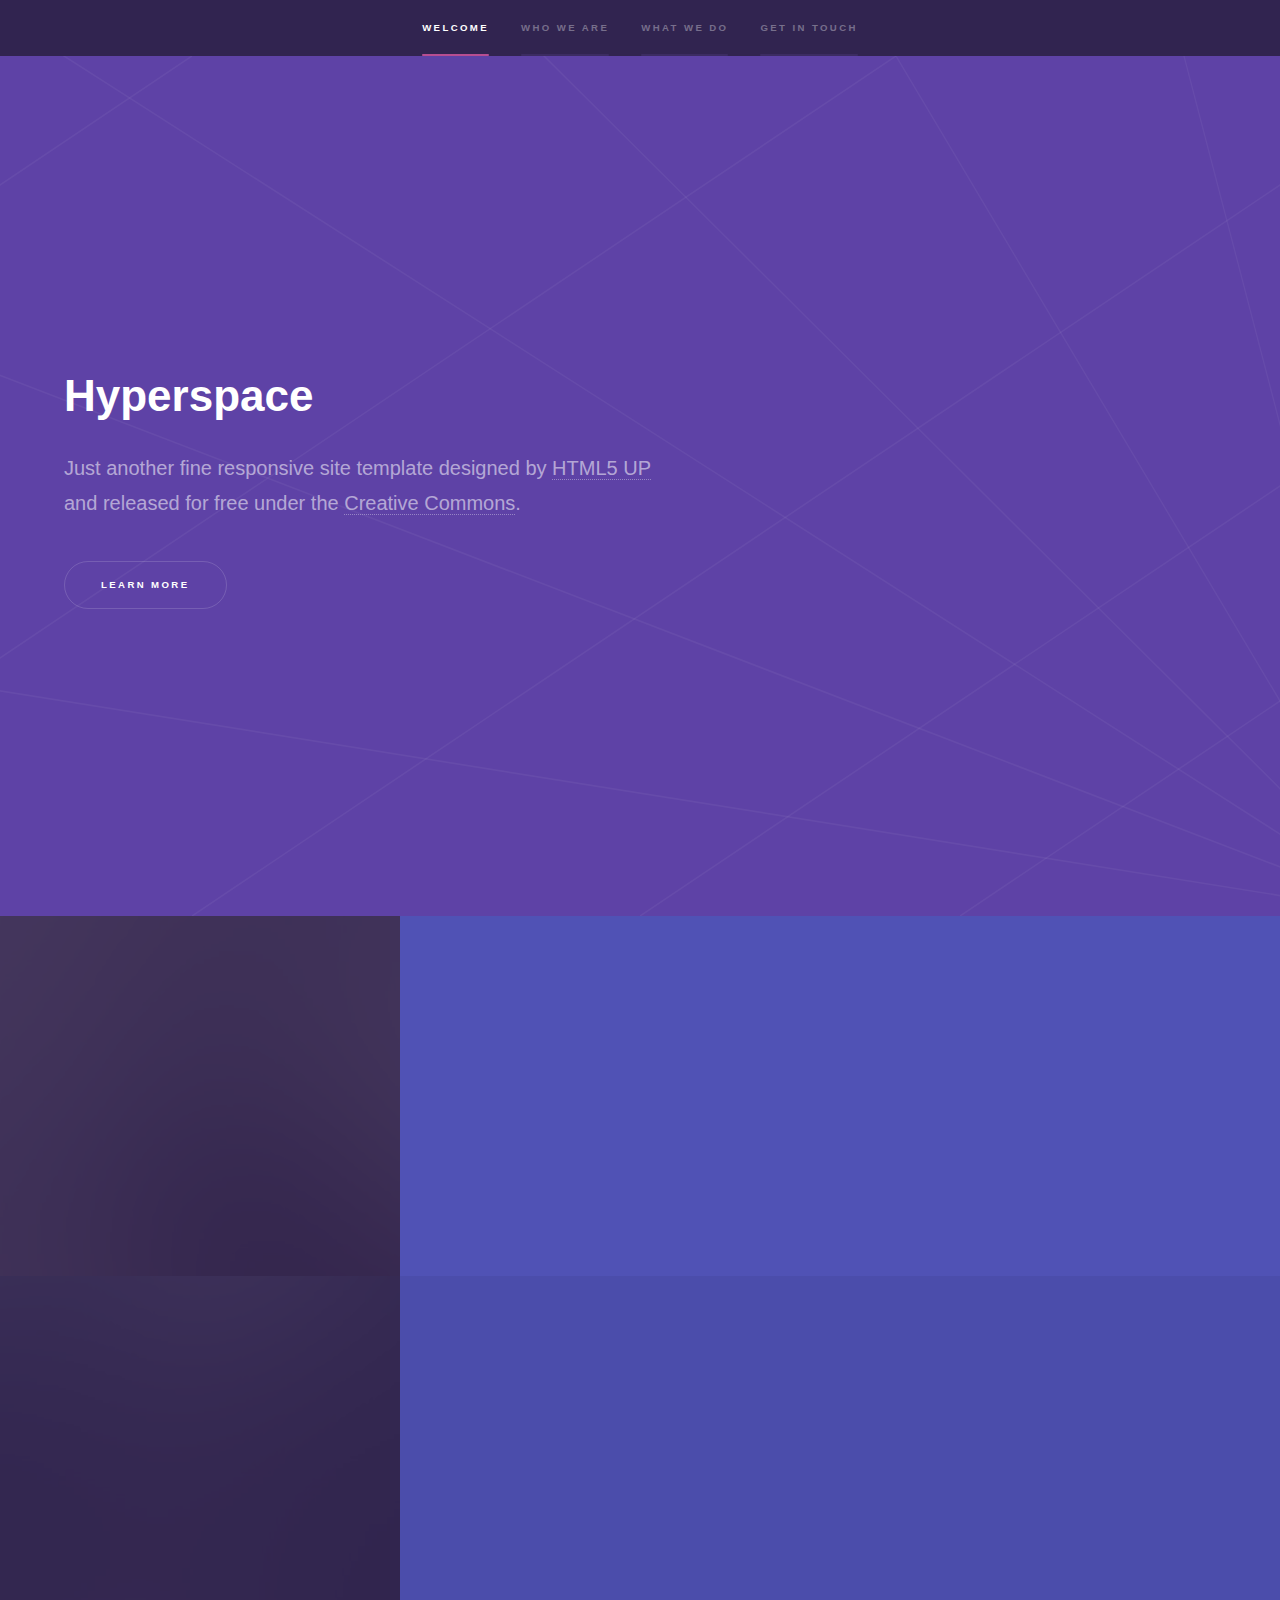
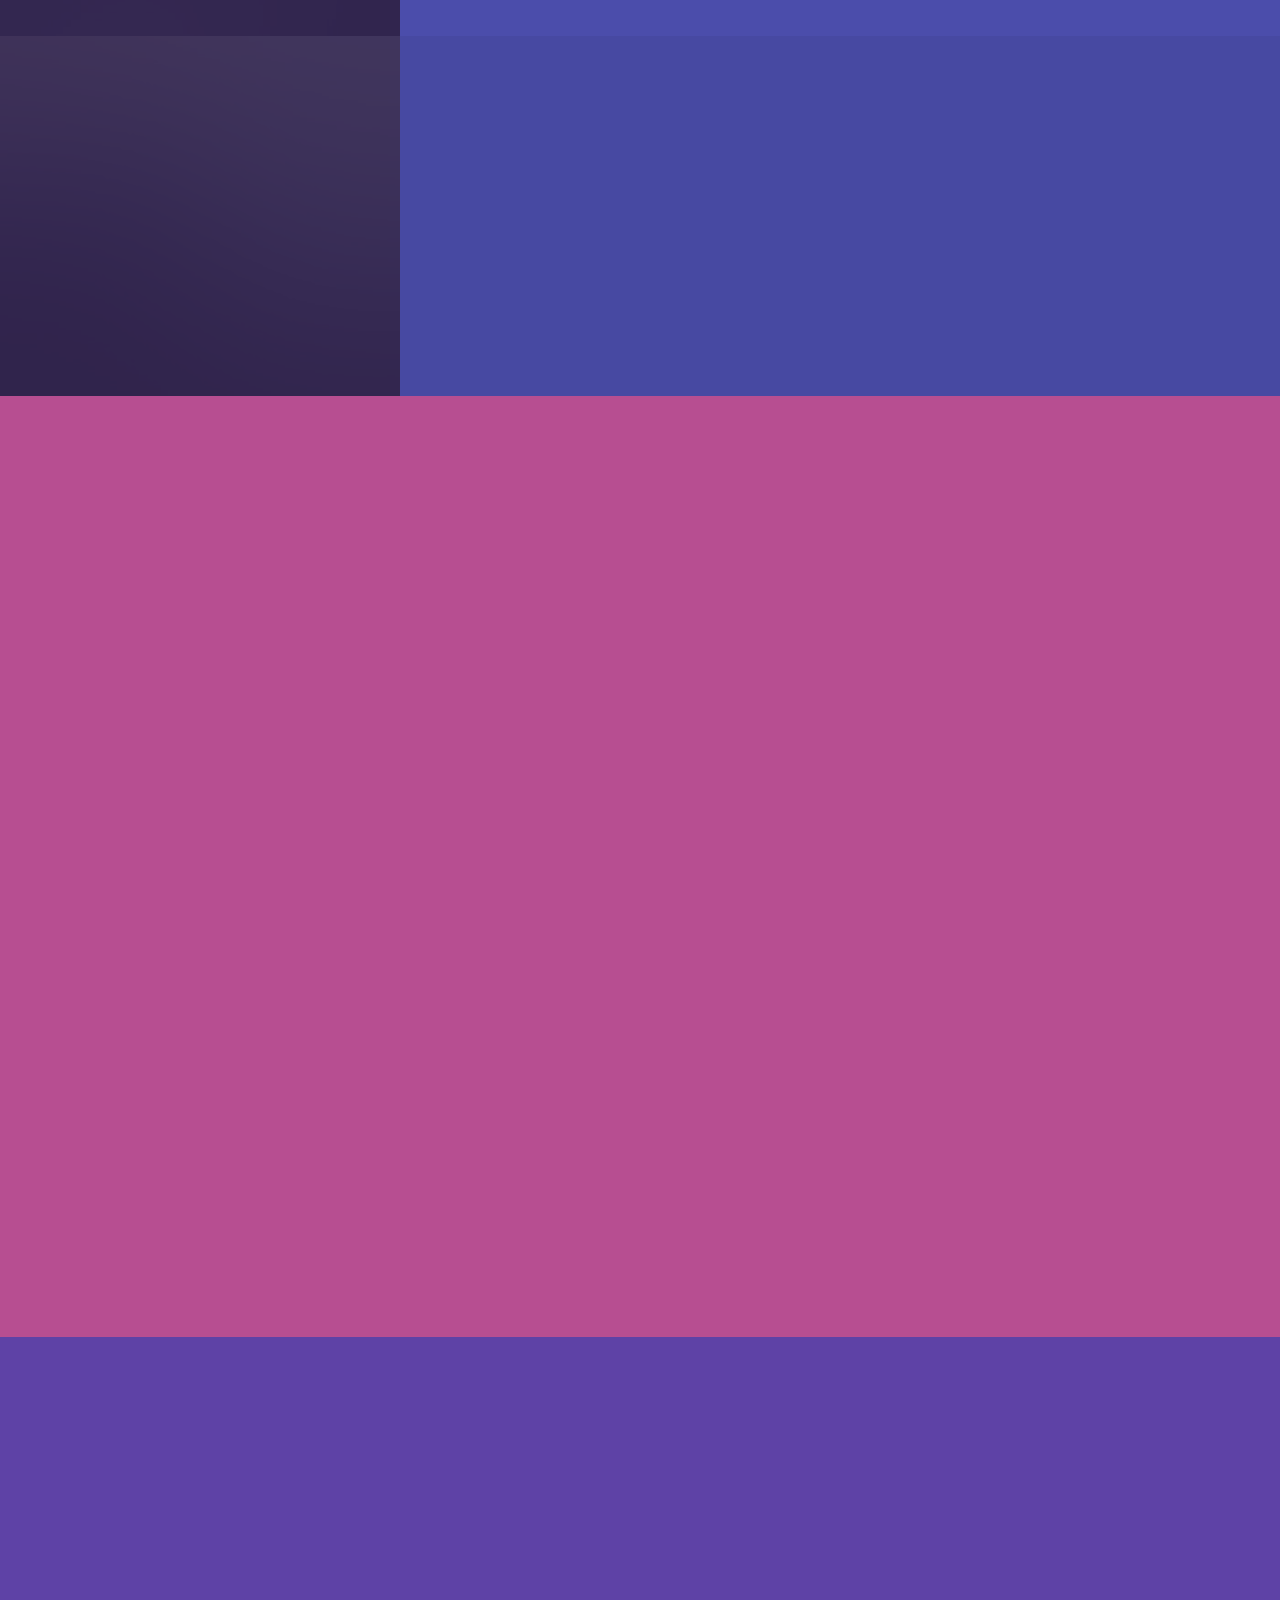
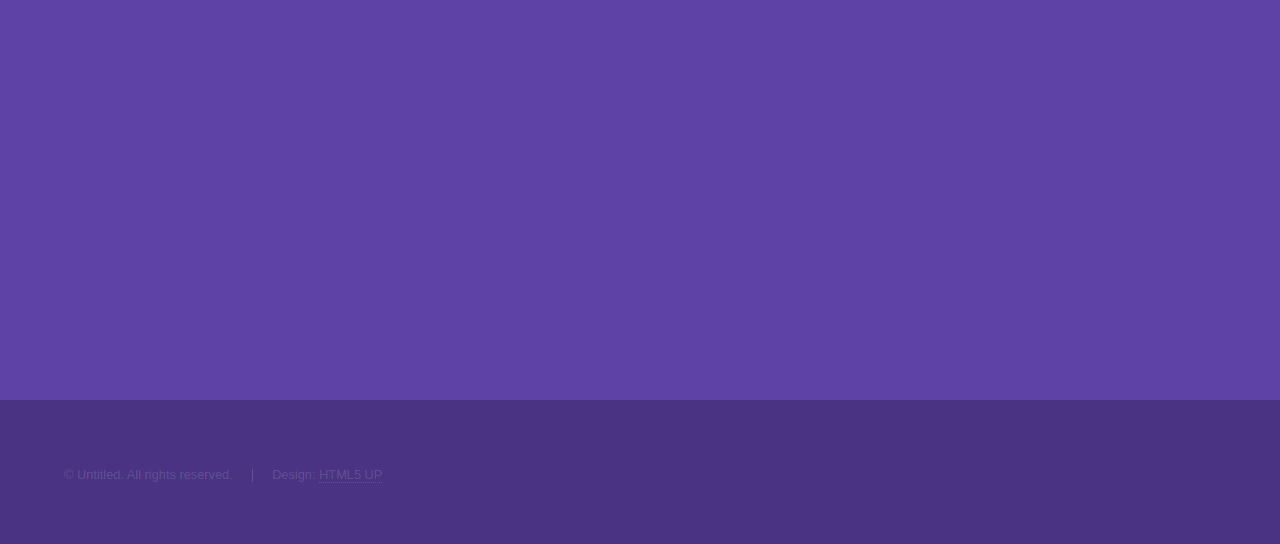
<file: html5up-hyperspace/index.html>
<!DOCTYPE HTML>
<!--
	Hyperspace by HTML5 UP
	html5up.net | @ajlkn
	Free for personal and commercial use under the CCA 3.0 license (html5up.net/license)
-->
<html>
	<head>
		<title>Hyperspace by HTML5 UP</title>
		<meta charset="utf-8" />
		<meta name="viewport" content="width=device-width, initial-scale=1, user-scalable=no" />
		<link rel="stylesheet" href="assets/css/main.css" />
		<noscript><link rel="stylesheet" href="assets/css/noscript.css" /></noscript>
	</head>
	<body class="is-preload">

		<!-- Sidebar -->
			<section id="sidebar">
				<div class="inner">
					<nav>
						<ul>
							<li><a href="#intro">Welcome</a></li>
							<li><a href="#one">Who we are</a></li>
							<li><a href="#two">What we do</a></li>
							<li><a href="#three">Get in touch</a></li>
						</ul>
					</nav>
				</div>
			</section>

		<!-- Wrapper -->
			<div id="wrapper">

				<!-- Intro -->
					<section id="intro" class="wrapper style1 fullscreen fade-up">
						<div class="inner">
							<h1>Hyperspace</h1>
							<p>Just another fine responsive site template designed by <a href="http://html5up.net">HTML5 UP</a><br />
							and released for free under the <a href="http://html5up.net/license">Creative Commons</a>.</p>
							<ul class="actions">
								<li><a href="#one" class="button scrolly">Learn more</a></li>
							</ul>
						</div>
					</section>

				<!-- One -->
					<section id="one" class="wrapper style2 spotlights">
						<section>
							<a href="#" class="image"><img src="images/pic01.jpg" alt="" data-position="center center" /></a>
							<div class="content">
								<div class="inner">
									<h2>Sed ipsum dolor</h2>
									<p>Phasellus convallis elit id ullamcorper pulvinar. Duis aliquam turpis mauris, eu ultricies erat malesuada quis. Aliquam dapibus.</p>
									<ul class="actions">
										<li><a href="generic.html" class="button">Learn more</a></li>
									</ul>
								</div>
							</div>
						</section>
						<section>
							<a href="#" class="image"><img src="images/pic02.jpg" alt="" data-position="top center" /></a>
							<div class="content">
								<div class="inner">
									<h2>Feugiat consequat</h2>
									<p>Phasellus convallis elit id ullamcorper pulvinar. Duis aliquam turpis mauris, eu ultricies erat malesuada quis. Aliquam dapibus.</p>
									<ul class="actions">
										<li><a href="generic.html" class="button">Learn more</a></li>
									</ul>
								</div>
							</div>
						</section>
						<section>
							<a href="#" class="image"><img src="images/pic03.jpg" alt="" data-position="25% 25%" /></a>
							<div class="content">
								<div class="inner">
									<h2>Ultricies aliquam</h2>
									<p>Phasellus convallis elit id ullamcorper pulvinar. Duis aliquam turpis mauris, eu ultricies erat malesuada quis. Aliquam dapibus.</p>
									<ul class="actions">
										<li><a href="generic.html" class="button">Learn more</a></li>
									</ul>
								</div>
							</div>
						</section>
					</section>

				<!-- Two -->
					<section id="two" class="wrapper style3 fade-up">
						<div class="inner">
							<h2>What we do</h2>
							<p>Phasellus convallis elit id ullamcorper pulvinar. Duis aliquam turpis mauris, eu ultricies erat malesuada quis. Aliquam dapibus, lacus eget hendrerit bibendum, urna est aliquam sem, sit amet imperdiet est velit quis lorem.</p>
							<div class="features">
								<section>
									<span class="icon solid major fa-code"></span>
									<h3>Lorem ipsum amet</h3>
									<p>Phasellus convallis elit id ullam corper amet et pulvinar. Duis aliquam turpis mauris, sed ultricies erat dapibus.</p>
								</section>
								<section>
									<span class="icon solid major fa-lock"></span>
									<h3>Aliquam sed nullam</h3>
									<p>Phasellus convallis elit id ullam corper amet et pulvinar. Duis aliquam turpis mauris, sed ultricies erat dapibus.</p>
								</section>
								<section>
									<span class="icon solid major fa-cog"></span>
									<h3>Sed erat ullam corper</h3>
									<p>Phasellus convallis elit id ullam corper amet et pulvinar. Duis aliquam turpis mauris, sed ultricies erat dapibus.</p>
								</section>
								<section>
									<span class="icon solid major fa-desktop"></span>
									<h3>Veroeros quis lorem</h3>
									<p>Phasellus convallis elit id ullam corper amet et pulvinar. Duis aliquam turpis mauris, sed ultricies erat dapibus.</p>
								</section>
								<section>
									<span class="icon solid major fa-link"></span>
									<h3>Urna quis bibendum</h3>
									<p>Phasellus convallis elit id ullam corper amet et pulvinar. Duis aliquam turpis mauris, sed ultricies erat dapibus.</p>
								</section>
								<section>
									<span class="icon major fa-gem"></span>
									<h3>Aliquam urna dapibus</h3>
									<p>Phasellus convallis elit id ullam corper amet et pulvinar. Duis aliquam turpis mauris, sed ultricies erat dapibus.</p>
								</section>
							</div>
							<ul class="actions">
								<li><a href="generic.html" class="button">Learn more</a></li>
							</ul>
						</div>
					</section>

				<!-- Three -->
					<section id="three" class="wrapper style1 fade-up">
						<div class="inner">
							<h2>Get in touch</h2>
							<p>Phasellus convallis elit id ullamcorper pulvinar. Duis aliquam turpis mauris, eu ultricies erat malesuada quis. Aliquam dapibus, lacus eget hendrerit bibendum, urna est aliquam sem, sit amet imperdiet est velit quis lorem.</p>
							<div class="split style1">
								<section>
									<form method="post" action="#">
										<div class="fields">
											<div class="field half">
												<label for="name">Name</label>
												<input type="text" name="name" id="name" />
											</div>
											<div class="field half">
												<label for="email">Email</label>
												<input type="text" name="email" id="email" />
											</div>
											<div class="field">
												<label for="message">Message</label>
												<textarea name="message" id="message" rows="5"></textarea>
											</div>
										</div>
										<ul class="actions">
											<li><a href="" class="button submit">Send Message</a></li>
										</ul>
									</form>
								</section>
								<section>
									<ul class="contact">
										<li>
											<h3>Address</h3>
											<span>12345 Somewhere Road #654<br />
											Nashville, TN 00000-0000<br />
											USA</span>
										</li>
										<li>
											<h3>Email</h3>
											<a href="#">user@untitled.tld</a>
										</li>
										<li>
											<h3>Phone</h3>
											<span>(000) 000-0000</span>
										</li>
										<li>
											<h3>Social</h3>
											<ul class="icons">
												<li><a href="#" class="icon brands fa-twitter"><span class="label">Twitter</span></a></li>
												<li><a href="#" class="icon brands fa-facebook-f"><span class="label">Facebook</span></a></li>
												<li><a href="#" class="icon brands fa-github"><span class="label">GitHub</span></a></li>
												<li><a href="#" class="icon brands fa-instagram"><span class="label">Instagram</span></a></li>
												<li><a href="#" class="icon brands fa-linkedin-in"><span class="label">LinkedIn</span></a></li>
											</ul>
										</li>
									</ul>
								</section>
							</div>
						</div>
					</section>

			</div>

		<!-- Footer -->
			<footer id="footer" class="wrapper style1-alt">
				<div class="inner">
					<ul class="menu">
						<li>&copy; Untitled. All rights reserved.</li><li>Design: <a href="http://html5up.net">HTML5 UP</a></li>
					</ul>
				</div>
			</footer>

		<!-- Scripts -->
			<script src="assets/js/jquery.min.js"></script>
			<script src="assets/js/jquery.scrollex.min.js"></script>
			<script src="assets/js/jquery.scrolly.min.js"></script>
			<script src="assets/js/browser.min.js"></script>
			<script src="assets/js/breakpoints.min.js"></script>
			<script src="assets/js/util.js"></script>
			<script src="assets/js/main.js"></script>

	</body>
</html>
</file>
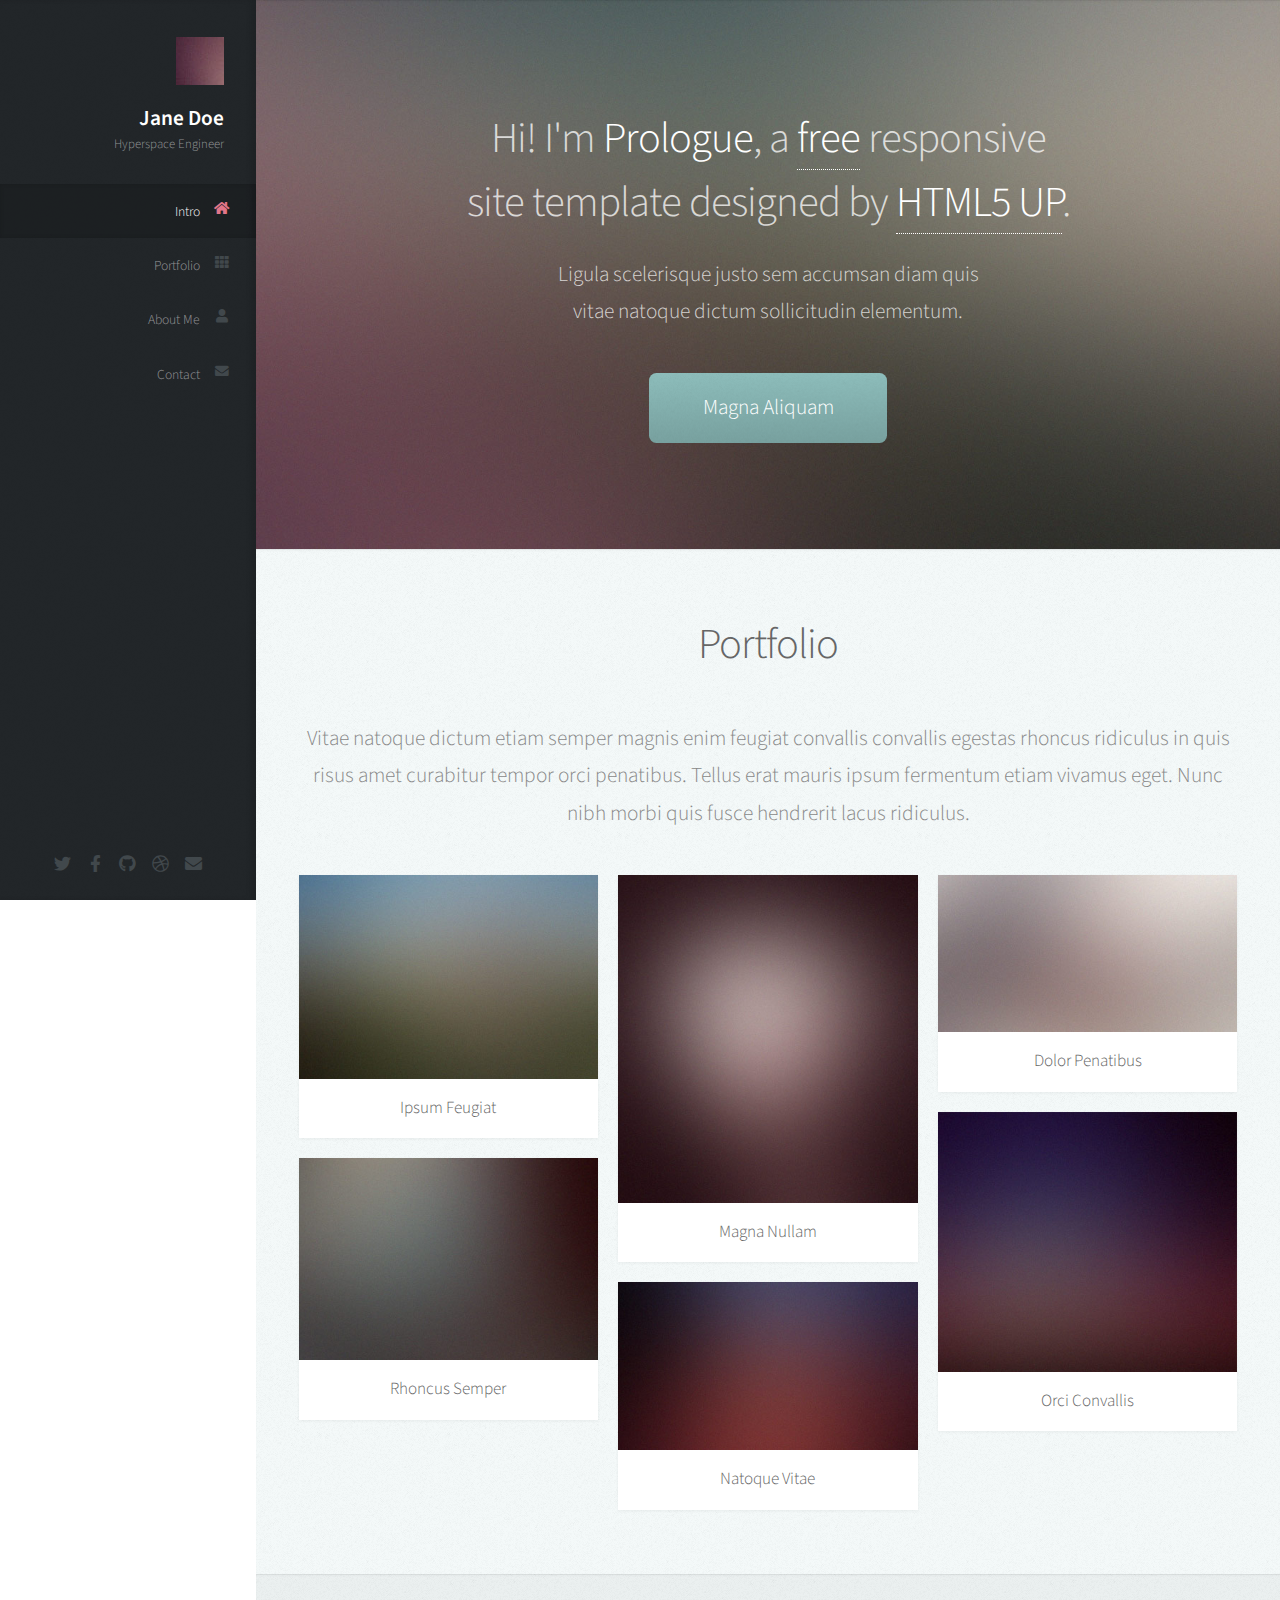
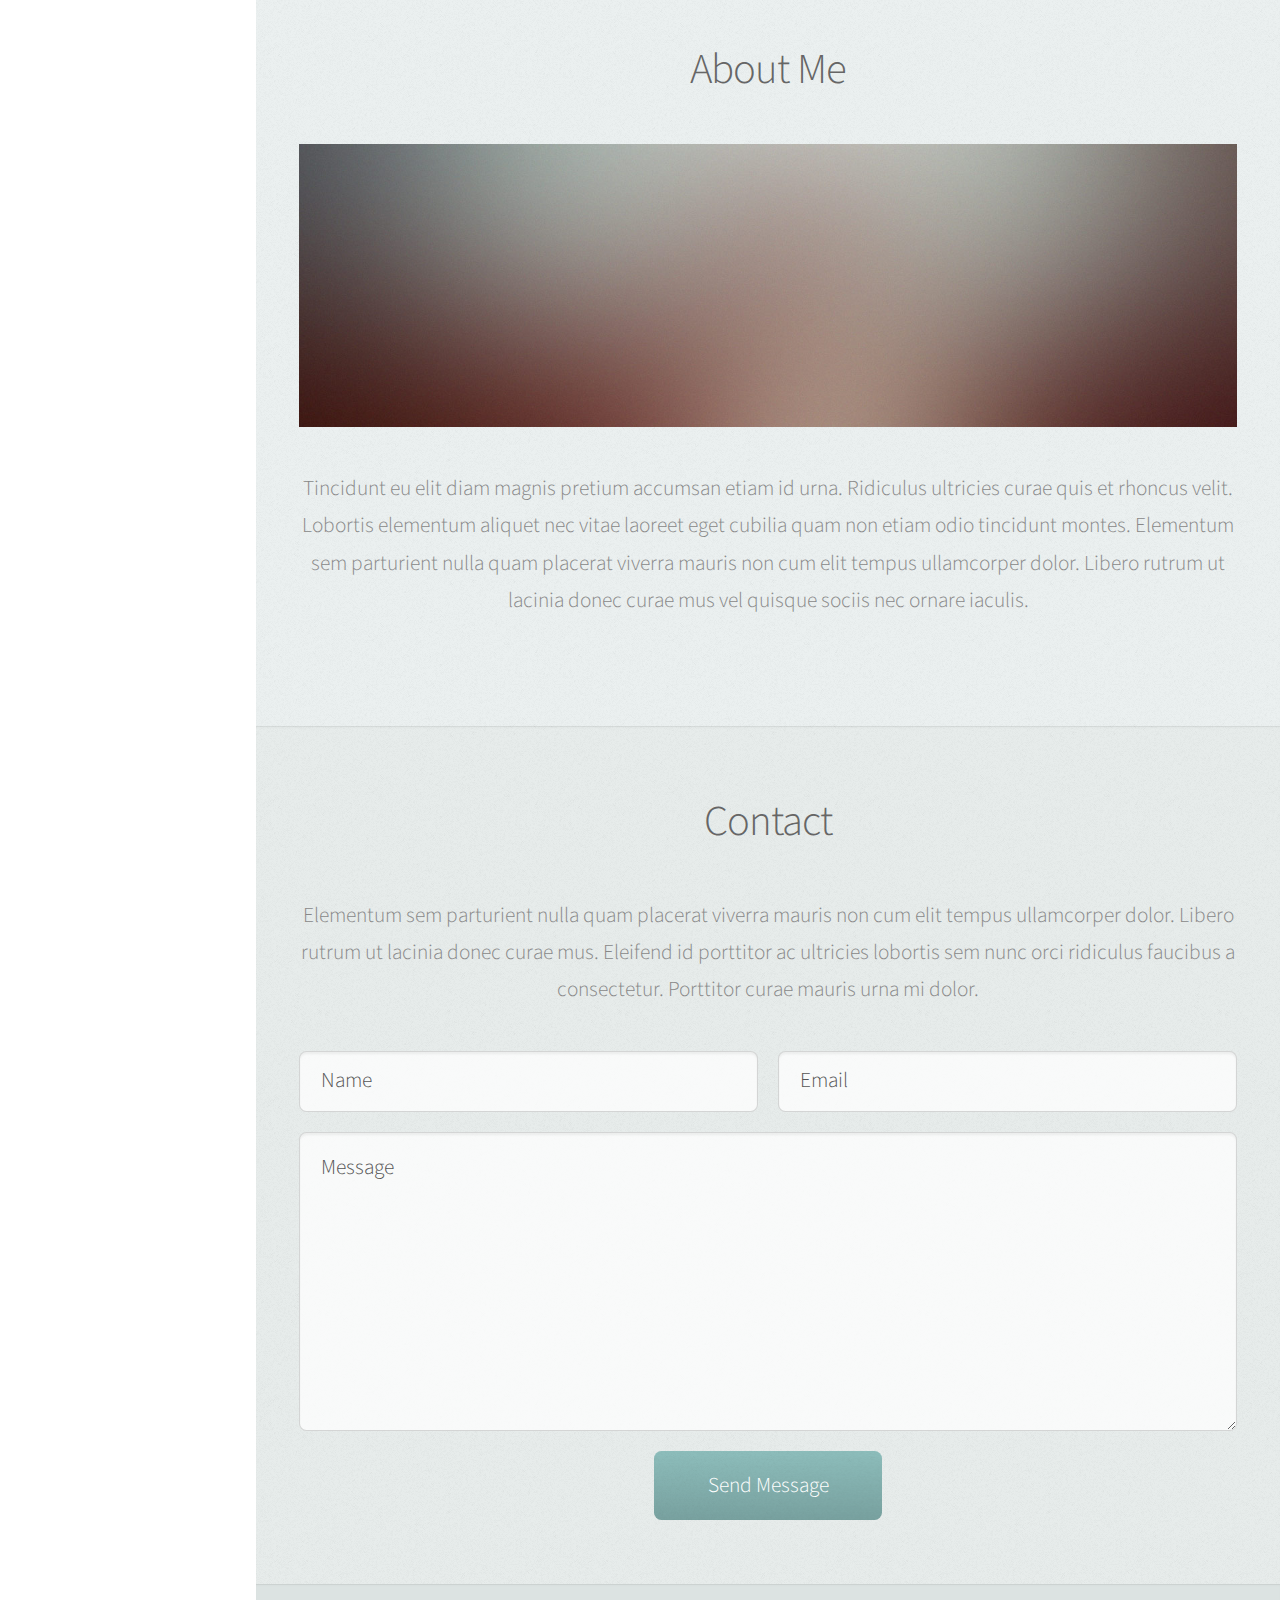
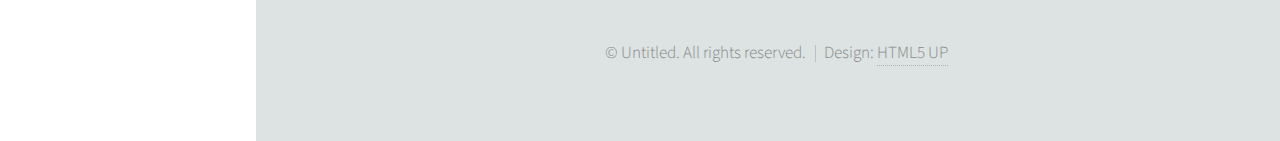
<file: html5up-prologue/index.html>
<!DOCTYPE HTML>
<!--
	Prologue by HTML5 UP
	html5up.net | @ajlkn
	Free for personal and commercial use under the CCA 3.0 license (html5up.net/license)
-->
<html>
	<head>
		<title>Prologue by HTML5 UP</title>
		<meta charset="utf-8" />
		<meta name="viewport" content="width=device-width, initial-scale=1, user-scalable=no" />
		<link rel="stylesheet" href="assets/css/main.css" />
	</head>
	<body class="is-preload">

		<!-- Header -->
			<div id="header">

				<div class="top">

					<!-- Logo -->
						<div id="logo">
							<span class="image avatar48"><img src="images/avatar.jpg" alt="" /></span>
							<h1 id="title">Jane Doe</h1>
							<p>Hyperspace Engineer</p>
						</div>

					<!-- Nav -->
						<nav id="nav">
							<ul>
								<li><a href="#top" id="top-link"><span class="icon solid fa-home">Intro</span></a></li>
								<li><a href="#portfolio" id="portfolio-link"><span class="icon solid fa-th">Portfolio</span></a></li>
								<li><a href="#about" id="about-link"><span class="icon solid fa-user">About Me</span></a></li>
								<li><a href="#contact" id="contact-link"><span class="icon solid fa-envelope">Contact</span></a></li>
							</ul>
						</nav>

				</div>

				<div class="bottom">

					<!-- Social Icons -->
						<ul class="icons">
							<li><a href="#" class="icon brands fa-twitter"><span class="label">Twitter</span></a></li>
							<li><a href="#" class="icon brands fa-facebook-f"><span class="label">Facebook</span></a></li>
							<li><a href="#" class="icon brands fa-github"><span class="label">Github</span></a></li>
							<li><a href="#" class="icon brands fa-dribbble"><span class="label">Dribbble</span></a></li>
							<li><a href="#" class="icon solid fa-envelope"><span class="label">Email</span></a></li>
						</ul>

				</div>

			</div>

		<!-- Main -->
			<div id="main">

				<!-- Intro -->
					<section id="top" class="one dark cover">
						<div class="container">

							<header>
								<h2 class="alt">Hi! I'm <strong>Prologue</strong>, a <a href="http://html5up.net/license">free</a> responsive<br />
								site template designed by <a href="http://html5up.net">HTML5 UP</a>.</h2>
								<p>Ligula scelerisque justo sem accumsan diam quis<br />
								vitae natoque dictum sollicitudin elementum.</p>
							</header>

							<footer>
								<a href="#portfolio" class="button scrolly">Magna Aliquam</a>
							</footer>

						</div>
					</section>

				<!-- Portfolio -->
					<section id="portfolio" class="two">
						<div class="container">

							<header>
								<h2>Portfolio</h2>
							</header>

							<p>Vitae natoque dictum etiam semper magnis enim feugiat convallis convallis
							egestas rhoncus ridiculus in quis risus amet curabitur tempor orci penatibus.
							Tellus erat mauris ipsum fermentum etiam vivamus eget. Nunc nibh morbi quis
							fusce hendrerit lacus ridiculus.</p>

							<div class="row">
								<div class="col-4 col-12-mobile">
									<article class="item">
										<a href="#" class="image fit"><img src="images/pic02.jpg" alt="" /></a>
										<header>
											<h3>Ipsum Feugiat</h3>
										</header>
									</article>
									<article class="item">
										<a href="#" class="image fit"><img src="images/pic03.jpg" alt="" /></a>
										<header>
											<h3>Rhoncus Semper</h3>
										</header>
									</article>
								</div>
								<div class="col-4 col-12-mobile">
									<article class="item">
										<a href="#" class="image fit"><img src="images/pic04.jpg" alt="" /></a>
										<header>
											<h3>Magna Nullam</h3>
										</header>
									</article>
									<article class="item">
										<a href="#" class="image fit"><img src="images/pic05.jpg" alt="" /></a>
										<header>
											<h3>Natoque Vitae</h3>
										</header>
									</article>
								</div>
								<div class="col-4 col-12-mobile">
									<article class="item">
										<a href="#" class="image fit"><img src="images/pic06.jpg" alt="" /></a>
										<header>
											<h3>Dolor Penatibus</h3>
										</header>
									</article>
									<article class="item">
										<a href="#" class="image fit"><img src="images/pic07.jpg" alt="" /></a>
										<header>
											<h3>Orci Convallis</h3>
										</header>
									</article>
								</div>
							</div>

						</div>
					</section>

				<!-- About Me -->
					<section id="about" class="three">
						<div class="container">

							<header>
								<h2>About Me</h2>
							</header>

							<a href="#" class="image featured"><img src="images/pic08.jpg" alt="" /></a>

							<p>Tincidunt eu elit diam magnis pretium accumsan etiam id urna. Ridiculus
							ultricies curae quis et rhoncus velit. Lobortis elementum aliquet nec vitae
							laoreet eget cubilia quam non etiam odio tincidunt montes. Elementum sem
							parturient nulla quam placerat viverra mauris non cum elit tempus ullamcorper
							dolor. Libero rutrum ut lacinia donec curae mus vel quisque sociis nec
							ornare iaculis.</p>

						</div>
					</section>

				<!-- Contact -->
					<section id="contact" class="four">
						<div class="container">

							<header>
								<h2>Contact</h2>
							</header>

							<p>Elementum sem parturient nulla quam placerat viverra
							mauris non cum elit tempus ullamcorper dolor. Libero rutrum ut lacinia
							donec curae mus. Eleifend id porttitor ac ultricies lobortis sem nunc
							orci ridiculus faucibus a consectetur. Porttitor curae mauris urna mi dolor.</p>

							<form method="post" action="#">
								<div class="row">
									<div class="col-6 col-12-mobile"><input type="text" name="name" placeholder="Name" /></div>
									<div class="col-6 col-12-mobile"><input type="text" name="email" placeholder="Email" /></div>
									<div class="col-12">
										<textarea name="message" placeholder="Message"></textarea>
									</div>
									<div class="col-12">
										<input type="submit" value="Send Message" />
									</div>
								</div>
							</form>

						</div>
					</section>

			</div>

		<!-- Footer -->
			<div id="footer">

				<!-- Copyright -->
					<ul class="copyright">
						<li>&copy; Untitled. All rights reserved.</li><li>Design: <a href="http://html5up.net">HTML5 UP</a></li>
					</ul>

			</div>

		<!-- Scripts -->
			<script src="assets/js/jquery.min.js"></script>
			<script src="assets/js/jquery.scrolly.min.js"></script>
			<script src="assets/js/jquery.scrollex.min.js"></script>
			<script src="assets/js/browser.min.js"></script>
			<script src="assets/js/breakpoints.min.js"></script>
			<script src="assets/js/util.js"></script>
			<script src="assets/js/main.js"></script>

	</body>
</html>
</file>
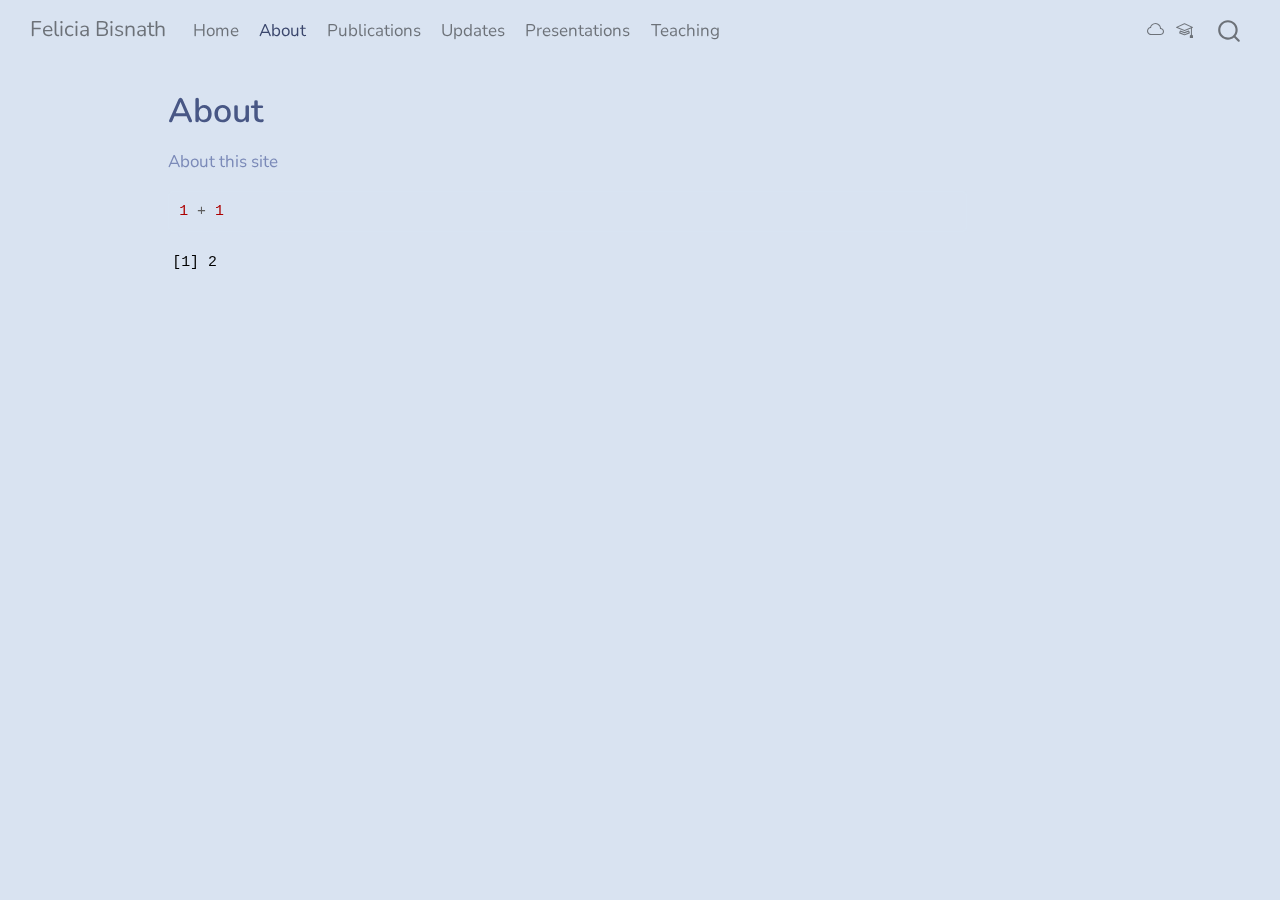
<file: about.html>
<!DOCTYPE html>
<html xmlns="http://www.w3.org/1999/xhtml" lang="en" xml:lang="en"><head>

<meta charset="utf-8">
<meta name="generator" content="quarto-1.5.57">

<meta name="viewport" content="width=device-width, initial-scale=1.0, user-scalable=yes">


<title>About – Felicia Bisnath</title>
<style>
code{white-space: pre-wrap;}
span.smallcaps{font-variant: small-caps;}
div.columns{display: flex; gap: min(4vw, 1.5em);}
div.column{flex: auto; overflow-x: auto;}
div.hanging-indent{margin-left: 1.5em; text-indent: -1.5em;}
ul.task-list{list-style: none;}
ul.task-list li input[type="checkbox"] {
  width: 0.8em;
  margin: 0 0.8em 0.2em -1em; /* quarto-specific, see https://github.com/quarto-dev/quarto-cli/issues/4556 */ 
  vertical-align: middle;
}
/* CSS for syntax highlighting */
pre > code.sourceCode { white-space: pre; position: relative; }
pre > code.sourceCode > span { line-height: 1.25; }
pre > code.sourceCode > span:empty { height: 1.2em; }
.sourceCode { overflow: visible; }
code.sourceCode > span { color: inherit; text-decoration: inherit; }
div.sourceCode { margin: 1em 0; }
pre.sourceCode { margin: 0; }
@media screen {
div.sourceCode { overflow: auto; }
}
@media print {
pre > code.sourceCode { white-space: pre-wrap; }
pre > code.sourceCode > span { display: inline-block; text-indent: -5em; padding-left: 5em; }
}
pre.numberSource code
  { counter-reset: source-line 0; }
pre.numberSource code > span
  { position: relative; left: -4em; counter-increment: source-line; }
pre.numberSource code > span > a:first-child::before
  { content: counter(source-line);
    position: relative; left: -1em; text-align: right; vertical-align: baseline;
    border: none; display: inline-block;
    -webkit-touch-callout: none; -webkit-user-select: none;
    -khtml-user-select: none; -moz-user-select: none;
    -ms-user-select: none; user-select: none;
    padding: 0 4px; width: 4em;
  }
pre.numberSource { margin-left: 3em;  padding-left: 4px; }
div.sourceCode
  {   }
@media screen {
pre > code.sourceCode > span > a:first-child::before { text-decoration: underline; }
}
</style>


<script src="site_libs/quarto-nav/quarto-nav.js"></script>
<script src="site_libs/quarto-nav/headroom.min.js"></script>
<script src="site_libs/clipboard/clipboard.min.js"></script>
<script src="site_libs/quarto-search/autocomplete.umd.js"></script>
<script src="site_libs/quarto-search/fuse.min.js"></script>
<script src="site_libs/quarto-search/quarto-search.js"></script>
<meta name="quarto:offset" content="./">
<script src="site_libs/quarto-html/quarto.js"></script>
<script src="site_libs/quarto-html/popper.min.js"></script>
<script src="site_libs/quarto-html/tippy.umd.min.js"></script>
<script src="site_libs/quarto-html/anchor.min.js"></script>
<link href="site_libs/quarto-html/tippy.css" rel="stylesheet">
<link href="site_libs/quarto-html/quarto-syntax-highlighting.css" rel="stylesheet" id="quarto-text-highlighting-styles">
<script src="site_libs/bootstrap/bootstrap.min.js"></script>
<link href="site_libs/bootstrap/bootstrap-icons.css" rel="stylesheet">
<link href="site_libs/bootstrap/bootstrap.min.css" rel="stylesheet" id="quarto-bootstrap" data-mode="light">
<script id="quarto-search-options" type="application/json">{
  "location": "navbar",
  "copy-button": false,
  "collapse-after": 3,
  "panel-placement": "end",
  "type": "overlay",
  "limit": 50,
  "keyboard-shortcut": [
    "f",
    "/",
    "s"
  ],
  "show-item-context": false,
  "language": {
    "search-no-results-text": "No results",
    "search-matching-documents-text": "matching documents",
    "search-copy-link-title": "Copy link to search",
    "search-hide-matches-text": "Hide additional matches",
    "search-more-match-text": "more match in this document",
    "search-more-matches-text": "more matches in this document",
    "search-clear-button-title": "Clear",
    "search-text-placeholder": "",
    "search-detached-cancel-button-title": "Cancel",
    "search-submit-button-title": "Submit",
    "search-label": "Search"
  }
}</script>


<link rel="stylesheet" href="styles.css">
</head>

<body class="nav-fixed">

<div id="quarto-search-results"></div>
  <header id="quarto-header" class="headroom fixed-top">
    <nav class="navbar navbar-expand-lg " data-bs-theme="dark">
      <div class="navbar-container container-fluid">
      <div class="navbar-brand-container mx-auto">
    <a class="navbar-brand" href="./index.html">
    <span class="navbar-title">Felicia Bisnath</span>
    </a>
  </div>
            <div id="quarto-search" class="" title="Search"></div>
          <button class="navbar-toggler" type="button" data-bs-toggle="collapse" data-bs-target="#navbarCollapse" aria-controls="navbarCollapse" role="menu" aria-expanded="false" aria-label="Toggle navigation" onclick="if (window.quartoToggleHeadroom) { window.quartoToggleHeadroom(); }">
  <span class="navbar-toggler-icon"></span>
</button>
          <div class="collapse navbar-collapse" id="navbarCollapse">
            <ul class="navbar-nav navbar-nav-scroll me-auto">
  <li class="nav-item">
    <a class="nav-link" href="./index.html"> 
<span class="menu-text">Home</span></a>
  </li>  
  <li class="nav-item">
    <a class="nav-link active" href="./about.html" aria-current="page"> 
<span class="menu-text">About</span></a>
  </li>  
  <li class="nav-item">
    <a class="nav-link" href="./publications.html"> 
<span class="menu-text">Publications</span></a>
  </li>  
  <li class="nav-item">
    <a class="nav-link" href="./updates.html"> 
<span class="menu-text">Updates</span></a>
  </li>  
  <li class="nav-item">
    <a class="nav-link" href="./presentations.html"> 
<span class="menu-text">Presentations</span></a>
  </li>  
  <li class="nav-item">
    <a class="nav-link" href="./teaching.html"> 
<span class="menu-text">Teaching</span></a>
  </li>  
</ul>
          </div> <!-- /navcollapse -->
            <div class="quarto-navbar-tools tools-wide">
    <a href="https://bsky.app/profile/fbisnath.bsky.social" title="" class="quarto-navigation-tool px-1" aria-label=""><i class="bi bi-cloud"></i></a>
    <a href="https://www.hvl.no/en/employee/?user=Felicia.Bisnath" title="" class="quarto-navigation-tool px-1" aria-label=""><i class="bi bi-mortarboard"></i></a>
    <a href="" title="" class="quarto-navigation-tool px-1" aria-label=""><i class="bi bi-kitten"></i></a>
</div>
      </div> <!-- /container-fluid -->
    </nav>
</header>
<!-- content -->
<div id="quarto-content" class="quarto-container page-columns page-rows-contents page-layout-article page-navbar">
<!-- sidebar -->
<!-- margin-sidebar -->
    <div id="quarto-margin-sidebar" class="sidebar margin-sidebar zindex-bottom">
        
    </div>
<!-- main -->
<main class="content" id="quarto-document-content">

<header id="title-block-header" class="quarto-title-block default">
<div class="quarto-title">
<h1 class="title">About</h1>
</div>



<div class="quarto-title-meta">

    
  
    
  </div>
  


</header>


<p>About this site</p>
<div class="cell">
<div class="sourceCode cell-code" id="cb1"><pre class="sourceCode r code-with-copy"><code class="sourceCode r"><span id="cb1-1"><a href="#cb1-1" aria-hidden="true" tabindex="-1"></a><span class="dv">1</span> <span class="sc">+</span> <span class="dv">1</span></span></code><button title="Copy to Clipboard" class="code-copy-button"><i class="bi"></i></button></pre></div>
<div class="cell-output cell-output-stdout">
<pre><code>[1] 2</code></pre>
</div>
</div>



</main> <!-- /main -->
<script id="quarto-html-after-body" type="application/javascript">
window.document.addEventListener("DOMContentLoaded", function (event) {
  const toggleBodyColorMode = (bsSheetEl) => {
    const mode = bsSheetEl.getAttribute("data-mode");
    const bodyEl = window.document.querySelector("body");
    if (mode === "dark") {
      bodyEl.classList.add("quarto-dark");
      bodyEl.classList.remove("quarto-light");
    } else {
      bodyEl.classList.add("quarto-light");
      bodyEl.classList.remove("quarto-dark");
    }
  }
  const toggleBodyColorPrimary = () => {
    const bsSheetEl = window.document.querySelector("link#quarto-bootstrap");
    if (bsSheetEl) {
      toggleBodyColorMode(bsSheetEl);
    }
  }
  toggleBodyColorPrimary();  
  const icon = "";
  const anchorJS = new window.AnchorJS();
  anchorJS.options = {
    placement: 'right',
    icon: icon
  };
  anchorJS.add('.anchored');
  const isCodeAnnotation = (el) => {
    for (const clz of el.classList) {
      if (clz.startsWith('code-annotation-')) {                     
        return true;
      }
    }
    return false;
  }
  const onCopySuccess = function(e) {
    // button target
    const button = e.trigger;
    // don't keep focus
    button.blur();
    // flash "checked"
    button.classList.add('code-copy-button-checked');
    var currentTitle = button.getAttribute("title");
    button.setAttribute("title", "Copied!");
    let tooltip;
    if (window.bootstrap) {
      button.setAttribute("data-bs-toggle", "tooltip");
      button.setAttribute("data-bs-placement", "left");
      button.setAttribute("data-bs-title", "Copied!");
      tooltip = new bootstrap.Tooltip(button, 
        { trigger: "manual", 
          customClass: "code-copy-button-tooltip",
          offset: [0, -8]});
      tooltip.show();    
    }
    setTimeout(function() {
      if (tooltip) {
        tooltip.hide();
        button.removeAttribute("data-bs-title");
        button.removeAttribute("data-bs-toggle");
        button.removeAttribute("data-bs-placement");
      }
      button.setAttribute("title", currentTitle);
      button.classList.remove('code-copy-button-checked');
    }, 1000);
    // clear code selection
    e.clearSelection();
  }
  const getTextToCopy = function(trigger) {
      const codeEl = trigger.previousElementSibling.cloneNode(true);
      for (const childEl of codeEl.children) {
        if (isCodeAnnotation(childEl)) {
          childEl.remove();
        }
      }
      return codeEl.innerText;
  }
  const clipboard = new window.ClipboardJS('.code-copy-button:not([data-in-quarto-modal])', {
    text: getTextToCopy
  });
  clipboard.on('success', onCopySuccess);
  if (window.document.getElementById('quarto-embedded-source-code-modal')) {
    // For code content inside modals, clipBoardJS needs to be initialized with a container option
    // TODO: Check when it could be a function (https://github.com/zenorocha/clipboard.js/issues/860)
    const clipboardModal = new window.ClipboardJS('.code-copy-button[data-in-quarto-modal]', {
      text: getTextToCopy,
      container: window.document.getElementById('quarto-embedded-source-code-modal')
    });
    clipboardModal.on('success', onCopySuccess);
  }
    var localhostRegex = new RegExp(/^(?:http|https):\/\/localhost\:?[0-9]*\//);
    var mailtoRegex = new RegExp(/^mailto:/);
      var filterRegex = new RegExp('/' + window.location.host + '/');
    var isInternal = (href) => {
        return filterRegex.test(href) || localhostRegex.test(href) || mailtoRegex.test(href);
    }
    // Inspect non-navigation links and adorn them if external
 	var links = window.document.querySelectorAll('a[href]:not(.nav-link):not(.navbar-brand):not(.toc-action):not(.sidebar-link):not(.sidebar-item-toggle):not(.pagination-link):not(.no-external):not([aria-hidden]):not(.dropdown-item):not(.quarto-navigation-tool):not(.about-link)');
    for (var i=0; i<links.length; i++) {
      const link = links[i];
      if (!isInternal(link.href)) {
        // undo the damage that might have been done by quarto-nav.js in the case of
        // links that we want to consider external
        if (link.dataset.originalHref !== undefined) {
          link.href = link.dataset.originalHref;
        }
      }
    }
  function tippyHover(el, contentFn, onTriggerFn, onUntriggerFn) {
    const config = {
      allowHTML: true,
      maxWidth: 500,
      delay: 100,
      arrow: false,
      appendTo: function(el) {
          return el.parentElement;
      },
      interactive: true,
      interactiveBorder: 10,
      theme: 'quarto',
      placement: 'bottom-start',
    };
    if (contentFn) {
      config.content = contentFn;
    }
    if (onTriggerFn) {
      config.onTrigger = onTriggerFn;
    }
    if (onUntriggerFn) {
      config.onUntrigger = onUntriggerFn;
    }
    window.tippy(el, config); 
  }
  const noterefs = window.document.querySelectorAll('a[role="doc-noteref"]');
  for (var i=0; i<noterefs.length; i++) {
    const ref = noterefs[i];
    tippyHover(ref, function() {
      // use id or data attribute instead here
      let href = ref.getAttribute('data-footnote-href') || ref.getAttribute('href');
      try { href = new URL(href).hash; } catch {}
      const id = href.replace(/^#\/?/, "");
      const note = window.document.getElementById(id);
      if (note) {
        return note.innerHTML;
      } else {
        return "";
      }
    });
  }
  const xrefs = window.document.querySelectorAll('a.quarto-xref');
  const processXRef = (id, note) => {
    // Strip column container classes
    const stripColumnClz = (el) => {
      el.classList.remove("page-full", "page-columns");
      if (el.children) {
        for (const child of el.children) {
          stripColumnClz(child);
        }
      }
    }
    stripColumnClz(note)
    if (id === null || id.startsWith('sec-')) {
      // Special case sections, only their first couple elements
      const container = document.createElement("div");
      if (note.children && note.children.length > 2) {
        container.appendChild(note.children[0].cloneNode(true));
        for (let i = 1; i < note.children.length; i++) {
          const child = note.children[i];
          if (child.tagName === "P" && child.innerText === "") {
            continue;
          } else {
            container.appendChild(child.cloneNode(true));
            break;
          }
        }
        if (window.Quarto?.typesetMath) {
          window.Quarto.typesetMath(container);
        }
        return container.innerHTML
      } else {
        if (window.Quarto?.typesetMath) {
          window.Quarto.typesetMath(note);
        }
        return note.innerHTML;
      }
    } else {
      // Remove any anchor links if they are present
      const anchorLink = note.querySelector('a.anchorjs-link');
      if (anchorLink) {
        anchorLink.remove();
      }
      if (window.Quarto?.typesetMath) {
        window.Quarto.typesetMath(note);
      }
      // TODO in 1.5, we should make sure this works without a callout special case
      if (note.classList.contains("callout")) {
        return note.outerHTML;
      } else {
        return note.innerHTML;
      }
    }
  }
  for (var i=0; i<xrefs.length; i++) {
    const xref = xrefs[i];
    tippyHover(xref, undefined, function(instance) {
      instance.disable();
      let url = xref.getAttribute('href');
      let hash = undefined; 
      if (url.startsWith('#')) {
        hash = url;
      } else {
        try { hash = new URL(url).hash; } catch {}
      }
      if (hash) {
        const id = hash.replace(/^#\/?/, "");
        const note = window.document.getElementById(id);
        if (note !== null) {
          try {
            const html = processXRef(id, note.cloneNode(true));
            instance.setContent(html);
          } finally {
            instance.enable();
            instance.show();
          }
        } else {
          // See if we can fetch this
          fetch(url.split('#')[0])
          .then(res => res.text())
          .then(html => {
            const parser = new DOMParser();
            const htmlDoc = parser.parseFromString(html, "text/html");
            const note = htmlDoc.getElementById(id);
            if (note !== null) {
              const html = processXRef(id, note);
              instance.setContent(html);
            } 
          }).finally(() => {
            instance.enable();
            instance.show();
          });
        }
      } else {
        // See if we can fetch a full url (with no hash to target)
        // This is a special case and we should probably do some content thinning / targeting
        fetch(url)
        .then(res => res.text())
        .then(html => {
          const parser = new DOMParser();
          const htmlDoc = parser.parseFromString(html, "text/html");
          const note = htmlDoc.querySelector('main.content');
          if (note !== null) {
            // This should only happen for chapter cross references
            // (since there is no id in the URL)
            // remove the first header
            if (note.children.length > 0 && note.children[0].tagName === "HEADER") {
              note.children[0].remove();
            }
            const html = processXRef(null, note);
            instance.setContent(html);
          } 
        }).finally(() => {
          instance.enable();
          instance.show();
        });
      }
    }, function(instance) {
    });
  }
      let selectedAnnoteEl;
      const selectorForAnnotation = ( cell, annotation) => {
        let cellAttr = 'data-code-cell="' + cell + '"';
        let lineAttr = 'data-code-annotation="' +  annotation + '"';
        const selector = 'span[' + cellAttr + '][' + lineAttr + ']';
        return selector;
      }
      const selectCodeLines = (annoteEl) => {
        const doc = window.document;
        const targetCell = annoteEl.getAttribute("data-target-cell");
        const targetAnnotation = annoteEl.getAttribute("data-target-annotation");
        const annoteSpan = window.document.querySelector(selectorForAnnotation(targetCell, targetAnnotation));
        const lines = annoteSpan.getAttribute("data-code-lines").split(",");
        const lineIds = lines.map((line) => {
          return targetCell + "-" + line;
        })
        let top = null;
        let height = null;
        let parent = null;
        if (lineIds.length > 0) {
            //compute the position of the single el (top and bottom and make a div)
            const el = window.document.getElementById(lineIds[0]);
            top = el.offsetTop;
            height = el.offsetHeight;
            parent = el.parentElement.parentElement;
          if (lineIds.length > 1) {
            const lastEl = window.document.getElementById(lineIds[lineIds.length - 1]);
            const bottom = lastEl.offsetTop + lastEl.offsetHeight;
            height = bottom - top;
          }
          if (top !== null && height !== null && parent !== null) {
            // cook up a div (if necessary) and position it 
            let div = window.document.getElementById("code-annotation-line-highlight");
            if (div === null) {
              div = window.document.createElement("div");
              div.setAttribute("id", "code-annotation-line-highlight");
              div.style.position = 'absolute';
              parent.appendChild(div);
            }
            div.style.top = top - 2 + "px";
            div.style.height = height + 4 + "px";
            div.style.left = 0;
            let gutterDiv = window.document.getElementById("code-annotation-line-highlight-gutter");
            if (gutterDiv === null) {
              gutterDiv = window.document.createElement("div");
              gutterDiv.setAttribute("id", "code-annotation-line-highlight-gutter");
              gutterDiv.style.position = 'absolute';
              const codeCell = window.document.getElementById(targetCell);
              const gutter = codeCell.querySelector('.code-annotation-gutter');
              gutter.appendChild(gutterDiv);
            }
            gutterDiv.style.top = top - 2 + "px";
            gutterDiv.style.height = height + 4 + "px";
          }
          selectedAnnoteEl = annoteEl;
        }
      };
      const unselectCodeLines = () => {
        const elementsIds = ["code-annotation-line-highlight", "code-annotation-line-highlight-gutter"];
        elementsIds.forEach((elId) => {
          const div = window.document.getElementById(elId);
          if (div) {
            div.remove();
          }
        });
        selectedAnnoteEl = undefined;
      };
        // Handle positioning of the toggle
    window.addEventListener(
      "resize",
      throttle(() => {
        elRect = undefined;
        if (selectedAnnoteEl) {
          selectCodeLines(selectedAnnoteEl);
        }
      }, 10)
    );
    function throttle(fn, ms) {
    let throttle = false;
    let timer;
      return (...args) => {
        if(!throttle) { // first call gets through
            fn.apply(this, args);
            throttle = true;
        } else { // all the others get throttled
            if(timer) clearTimeout(timer); // cancel #2
            timer = setTimeout(() => {
              fn.apply(this, args);
              timer = throttle = false;
            }, ms);
        }
      };
    }
      // Attach click handler to the DT
      const annoteDls = window.document.querySelectorAll('dt[data-target-cell]');
      for (const annoteDlNode of annoteDls) {
        annoteDlNode.addEventListener('click', (event) => {
          const clickedEl = event.target;
          if (clickedEl !== selectedAnnoteEl) {
            unselectCodeLines();
            const activeEl = window.document.querySelector('dt[data-target-cell].code-annotation-active');
            if (activeEl) {
              activeEl.classList.remove('code-annotation-active');
            }
            selectCodeLines(clickedEl);
            clickedEl.classList.add('code-annotation-active');
          } else {
            // Unselect the line
            unselectCodeLines();
            clickedEl.classList.remove('code-annotation-active');
          }
        });
      }
  const findCites = (el) => {
    const parentEl = el.parentElement;
    if (parentEl) {
      const cites = parentEl.dataset.cites;
      if (cites) {
        return {
          el,
          cites: cites.split(' ')
        };
      } else {
        return findCites(el.parentElement)
      }
    } else {
      return undefined;
    }
  };
  var bibliorefs = window.document.querySelectorAll('a[role="doc-biblioref"]');
  for (var i=0; i<bibliorefs.length; i++) {
    const ref = bibliorefs[i];
    const citeInfo = findCites(ref);
    if (citeInfo) {
      tippyHover(citeInfo.el, function() {
        var popup = window.document.createElement('div');
        citeInfo.cites.forEach(function(cite) {
          var citeDiv = window.document.createElement('div');
          citeDiv.classList.add('hanging-indent');
          citeDiv.classList.add('csl-entry');
          var biblioDiv = window.document.getElementById('ref-' + cite);
          if (biblioDiv) {
            citeDiv.innerHTML = biblioDiv.innerHTML;
          }
          popup.appendChild(citeDiv);
        });
        return popup.innerHTML;
      });
    }
  }
});
</script>
</div> <!-- /content -->




</body></html>
</file>
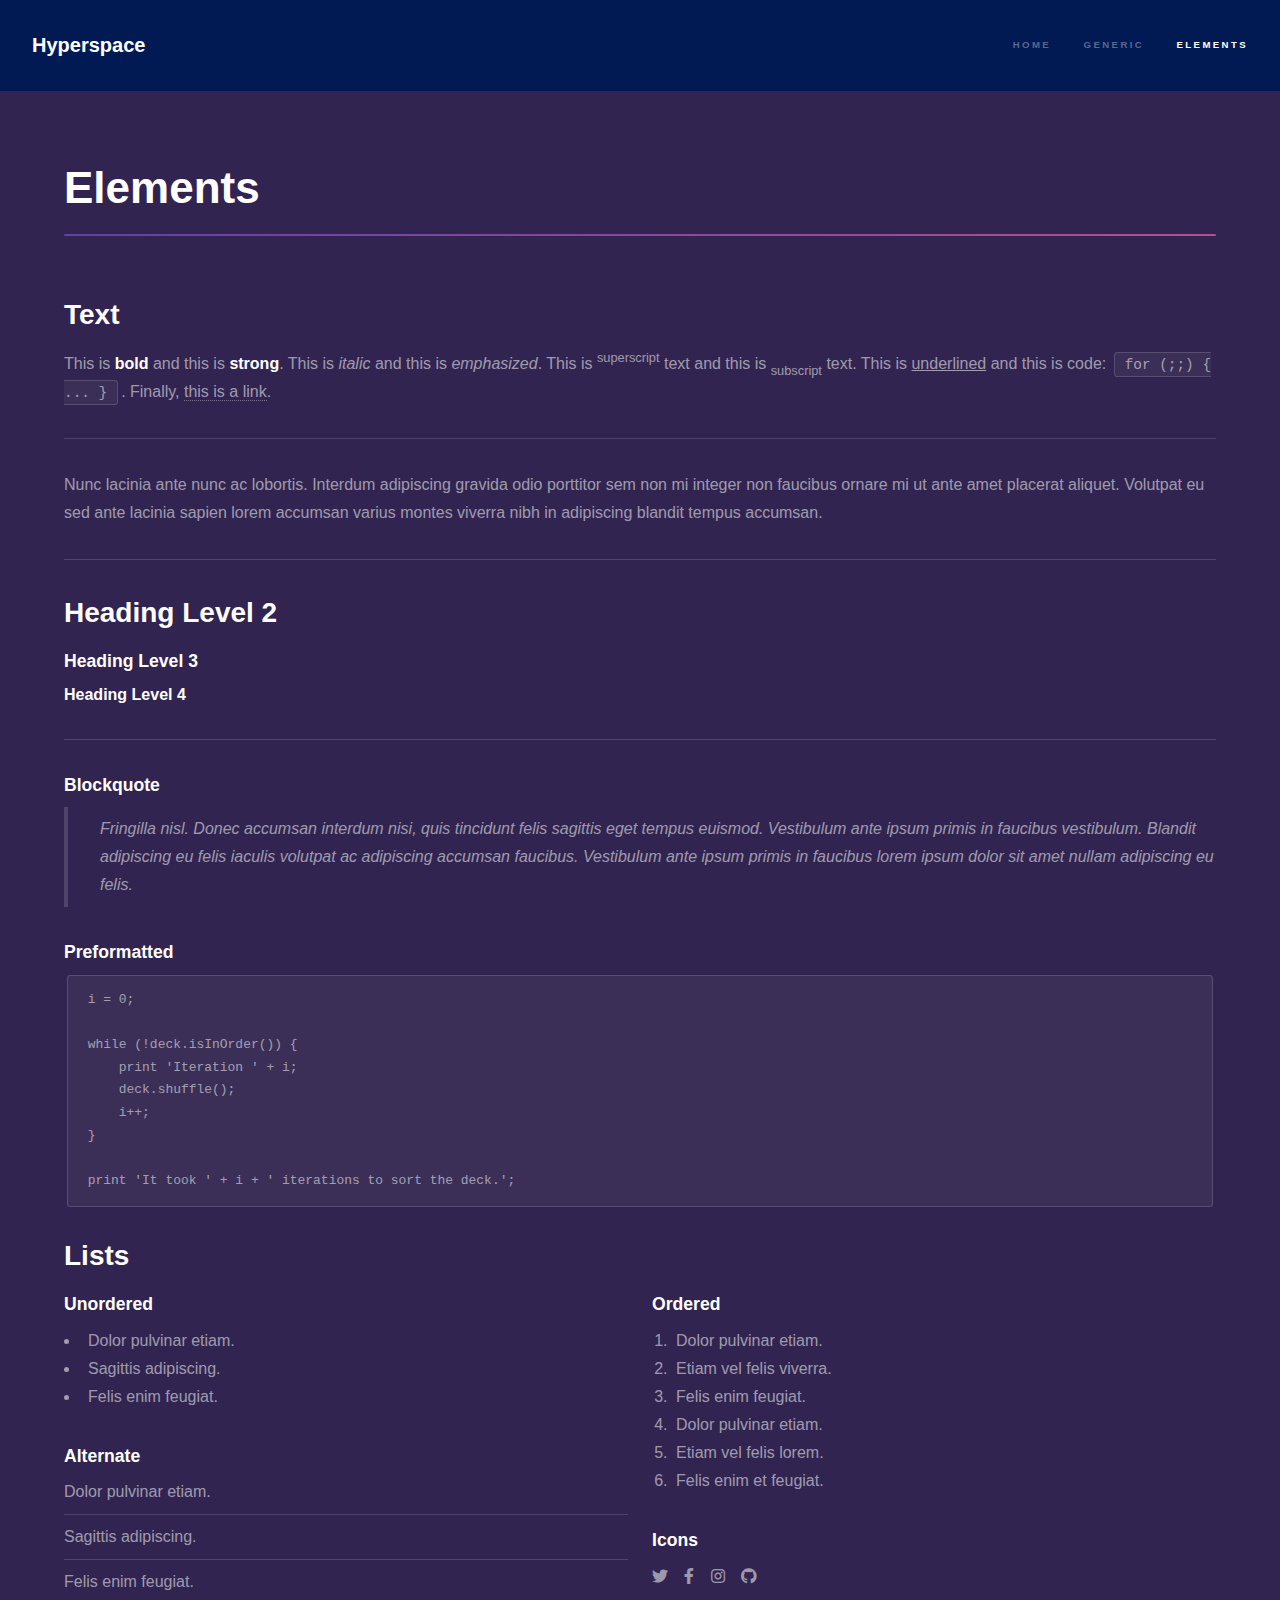
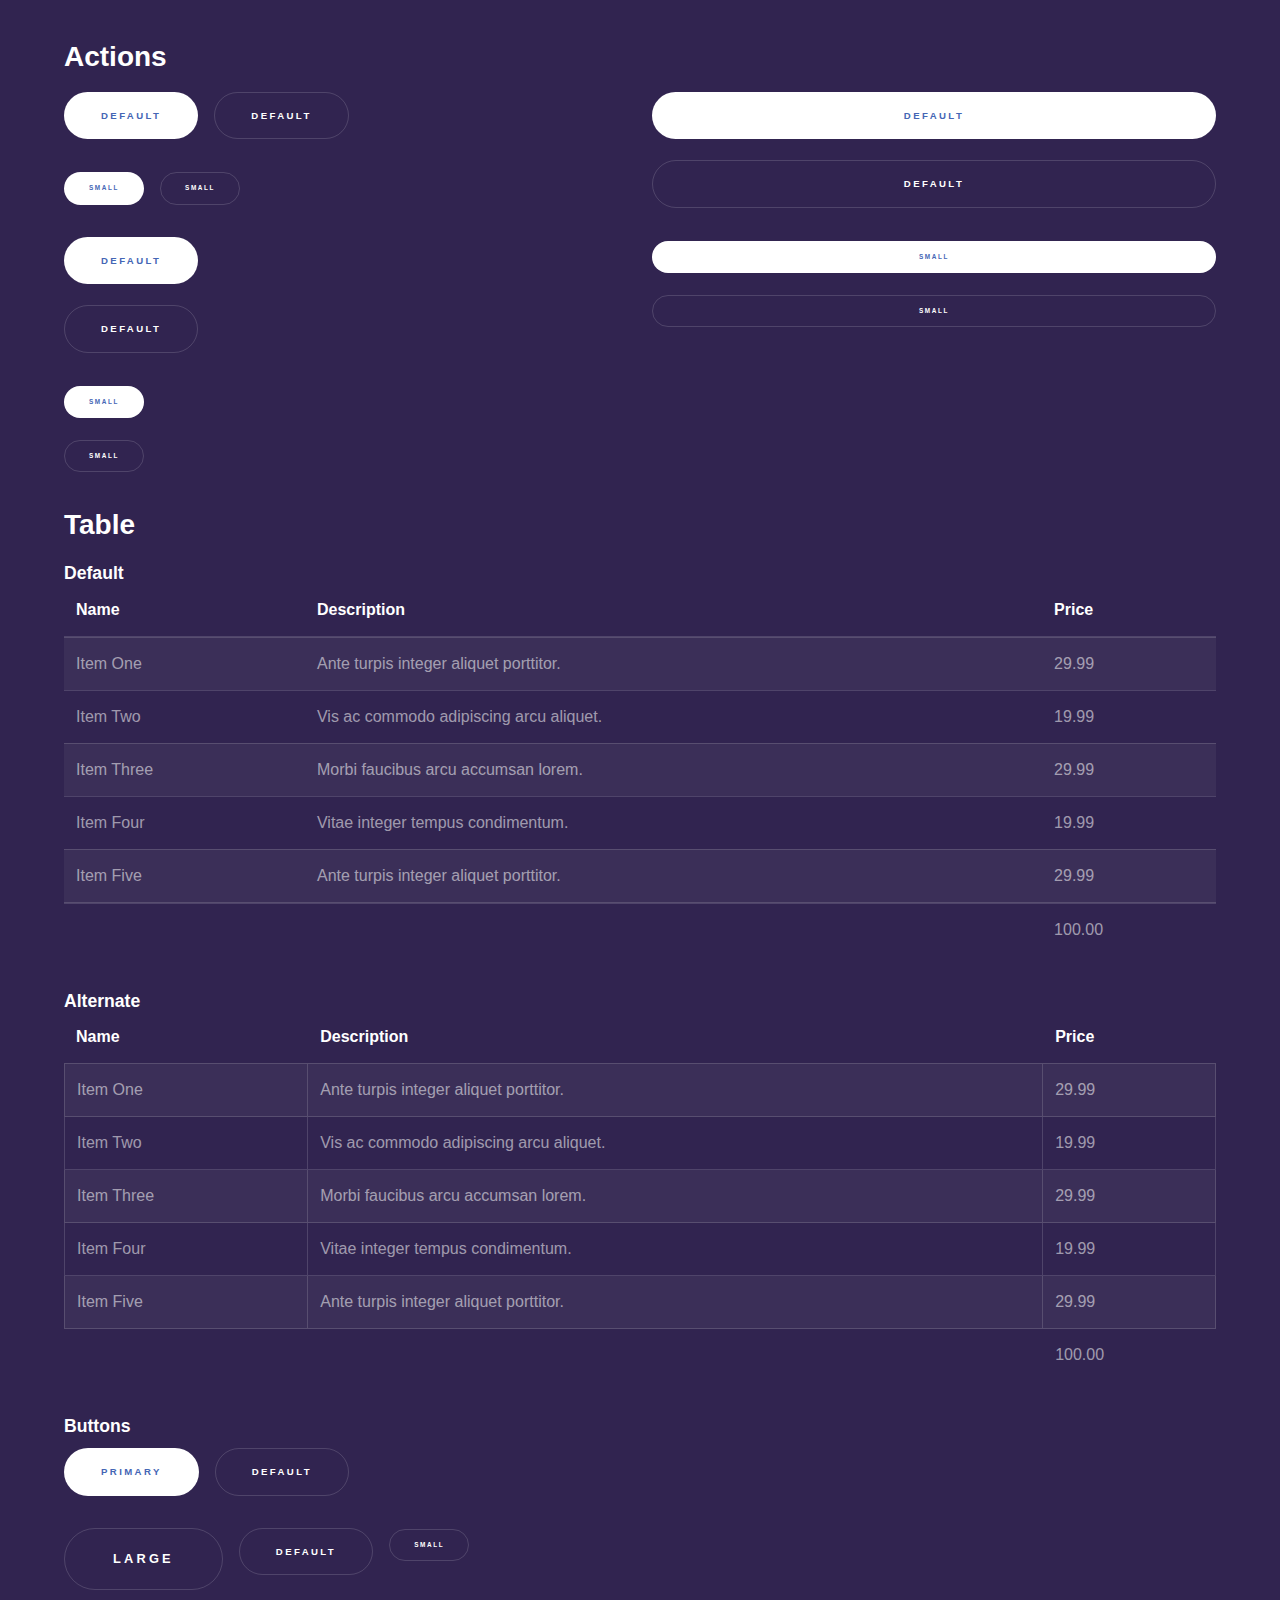
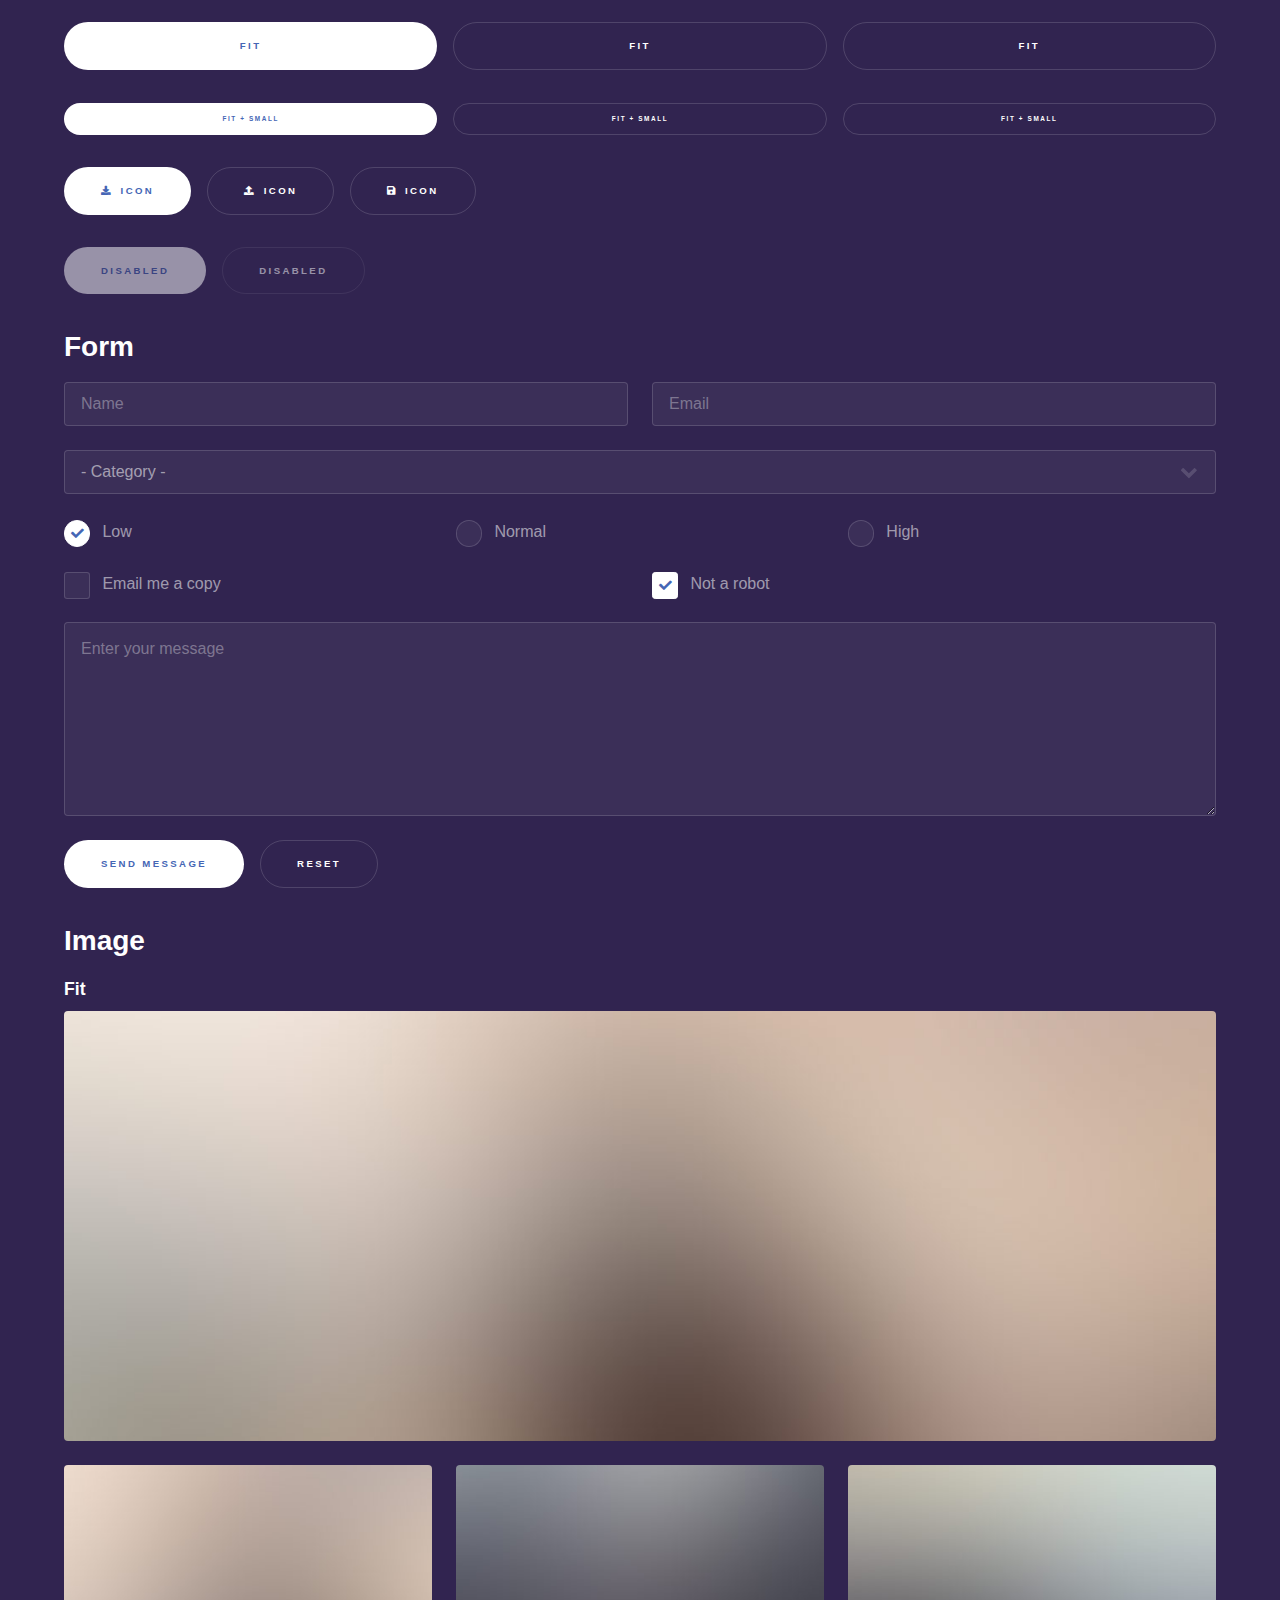
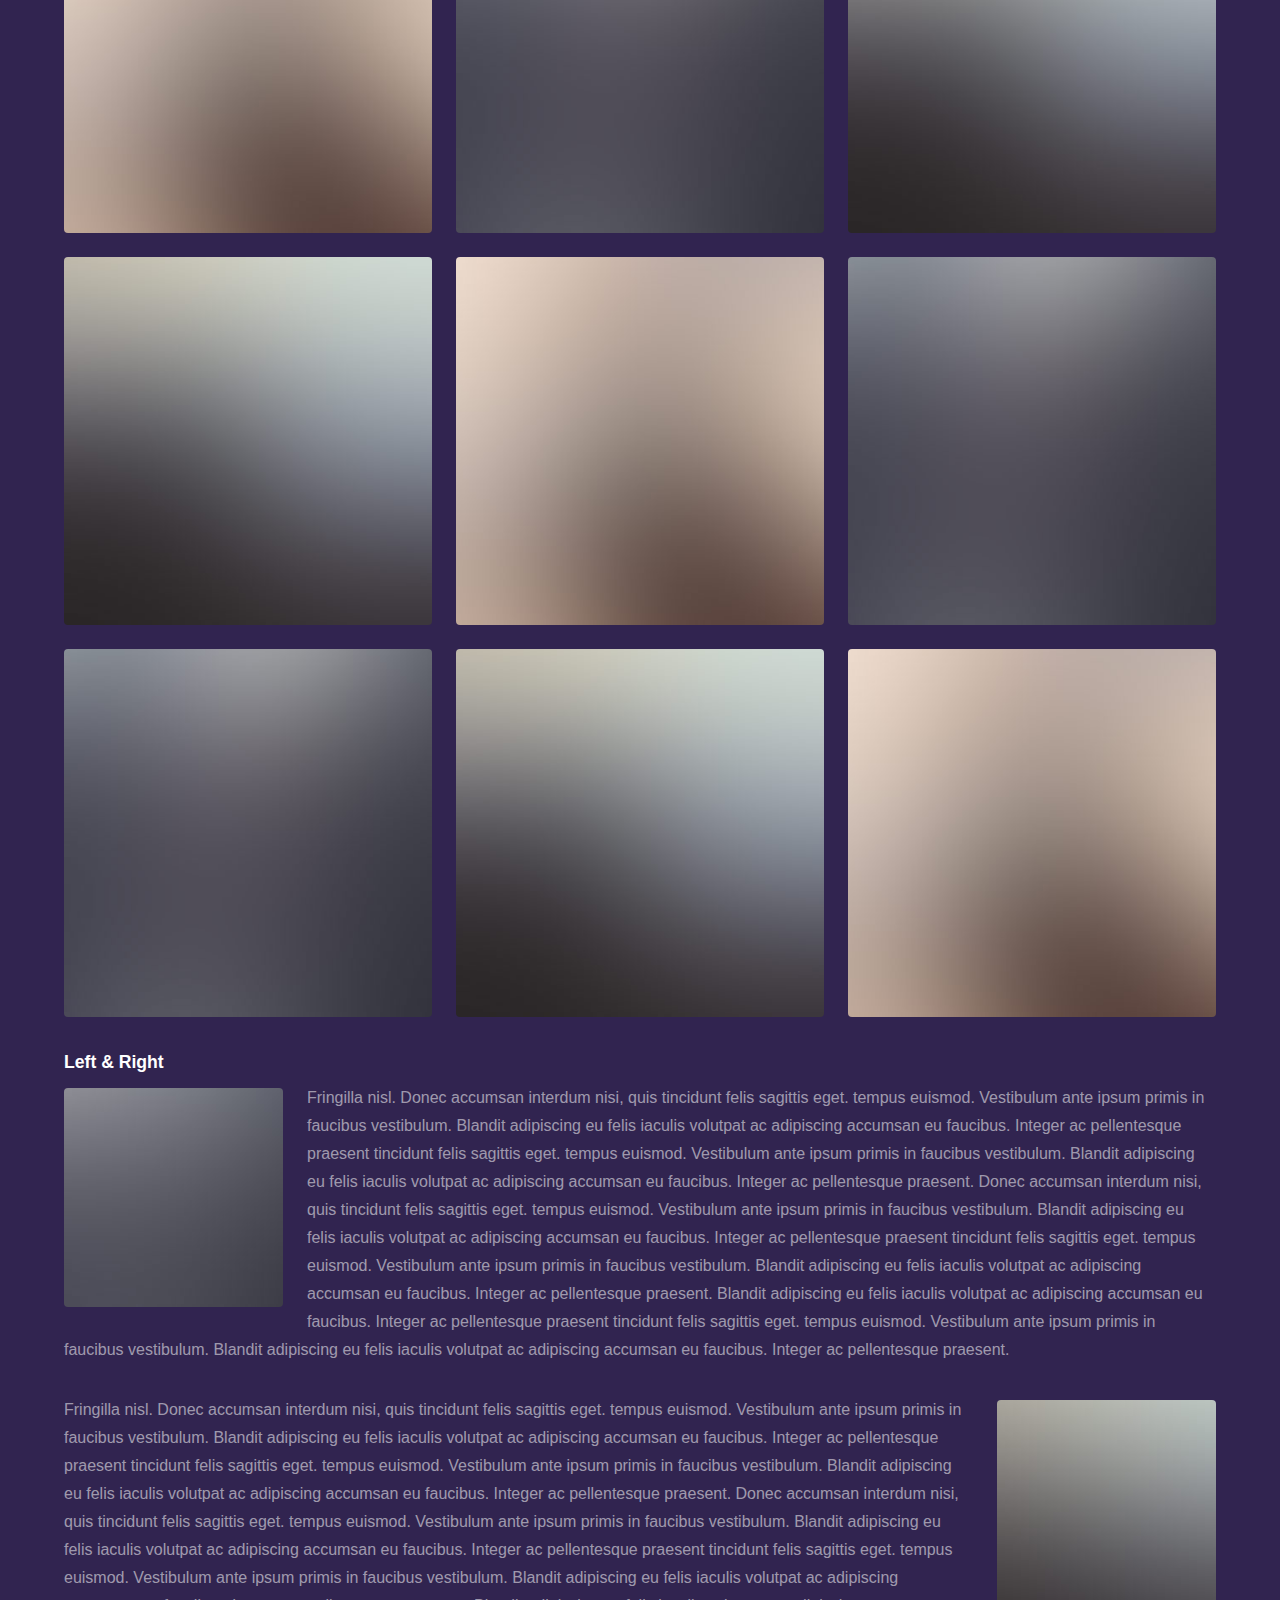
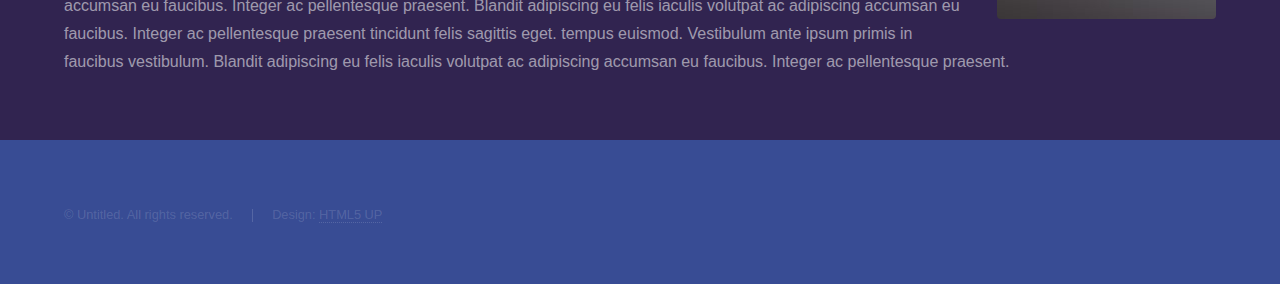
<file: elements.html>
<!DOCTYPE HTML>
<!--
	Hyperspace by HTML5 UP
	html5up.net | @ajlkn
	Free for personal and commercial use under the CCA 3.0 license (html5up.net/license)
-->
<html>
	<head>
		<title>Elements - Hyperspace by HTML5 UP</title>
		<meta charset="utf-8" />
		<meta name="viewport" content="width=device-width, initial-scale=1, user-scalable=no" />
		<link rel="stylesheet" href="assets/css/main.css" />
		<noscript><link rel="stylesheet" href="assets/css/noscript.css" /></noscript>
	</head>
	<body class="is-preload">

		<!-- Header -->
			<header id="header">
				<a href="index.html" class="title">Hyperspace</a>
				<nav>
					<ul>
						<li><a href="index.html">Home</a></li>
						<li><a href="generic.html">Generic</a></li>
						<li><a href="elements.html"  class="active">Elements</a></li>
					</ul>
				</nav>
			</header>

		<!-- Wrapper -->
			<div id="wrapper">

				<!-- Main -->
					<section id="main" class="wrapper">
						<div class="inner">
							<h1 class="major">Elements</h1>

							<!-- Text -->
								<section>
									<h2>Text</h2>
									<p>This is <b>bold</b> and this is <strong>strong</strong>. This is <i>italic</i> and this is <em>emphasized</em>.
									This is <sup>superscript</sup> text and this is <sub>subscript</sub> text.
									This is <u>underlined</u> and this is code: <code>for (;;) { ... }</code>. Finally, <a href="#">this is a link</a>.</p>
									<hr />
									<p>Nunc lacinia ante nunc ac lobortis. Interdum adipiscing gravida odio porttitor sem non mi integer non faucibus ornare mi ut ante amet placerat aliquet. Volutpat eu sed ante lacinia sapien lorem accumsan varius montes viverra nibh in adipiscing blandit tempus accumsan.</p>
									<hr />
									<h2>Heading Level 2</h2>
									<h3>Heading Level 3</h3>
									<h4>Heading Level 4</h4>
									<hr />
									<h3>Blockquote</h3>
									<blockquote>Fringilla nisl. Donec accumsan interdum nisi, quis tincidunt felis sagittis eget tempus euismod. Vestibulum ante ipsum primis in faucibus vestibulum. Blandit adipiscing eu felis iaculis volutpat ac adipiscing accumsan faucibus. Vestibulum ante ipsum primis in faucibus lorem ipsum dolor sit amet nullam adipiscing eu felis.</blockquote>
									<h3>Preformatted</h3>
									<pre><code>i = 0;

while (!deck.isInOrder()) {
    print 'Iteration ' + i;
    deck.shuffle();
    i++;
}

print 'It took ' + i + ' iterations to sort the deck.';</code></pre>
								</section>

							<!-- Lists -->
								<section>
									<h2>Lists</h2>
									<div class="row">
										<div class="col-6 col-12-medium">
											<h3>Unordered</h3>
											<ul>
												<li>Dolor pulvinar etiam.</li>
												<li>Sagittis adipiscing.</li>
												<li>Felis enim feugiat.</li>
											</ul>
											<h3>Alternate</h3>
											<ul class="alt">
												<li>Dolor pulvinar etiam.</li>
												<li>Sagittis adipiscing.</li>
												<li>Felis enim feugiat.</li>
											</ul>
										</div>
										<div class="col-6 col-12-medium">
											<h3>Ordered</h3>
											<ol>
												<li>Dolor pulvinar etiam.</li>
												<li>Etiam vel felis viverra.</li>
												<li>Felis enim feugiat.</li>
												<li>Dolor pulvinar etiam.</li>
												<li>Etiam vel felis lorem.</li>
												<li>Felis enim et feugiat.</li>
											</ol>
											<h3>Icons</h3>
											<ul class="icons">
												<li><a href="#" class="icon brands fa-twitter"><span class="label">Twitter</span></a></li>
												<li><a href="#" class="icon brands fa-facebook-f"><span class="label">Facebook</span></a></li>
												<li><a href="#" class="icon brands fa-instagram"><span class="label">Instagram</span></a></li>
												<li><a href="#" class="icon brands fa-github"><span class="label">Github</span></a></li>
											</ul>
										</div>
									</div>
									<h2>Actions</h2>
									<div class="row">
										<div class="col-6 col-12-medium">
											<ul class="actions">
												<li><a href="#" class="button primary">Default</a></li>
												<li><a href="#" class="button">Default</a></li>
											</ul>
											<ul class="actions small">
												<li><a href="#" class="button primary small">Small</a></li>
												<li><a href="#" class="button small">Small</a></li>
											</ul>
											<ul class="actions stacked">
												<li><a href="#" class="button primary">Default</a></li>
												<li><a href="#" class="button">Default</a></li>
											</ul>
											<ul class="actions stacked">
												<li><a href="#" class="button primary small">Small</a></li>
												<li><a href="#" class="button small">Small</a></li>
											</ul>
										</div>
										<div class="col-6 col-12-medium">
											<ul class="actions stacked">
												<li><a href="#" class="button primary fit">Default</a></li>
												<li><a href="#" class="button fit">Default</a></li>
											</ul>
											<ul class="actions stacked">
												<li><a href="#" class="button primary small fit">Small</a></li>
												<li><a href="#" class="button small fit">Small</a></li>
											</ul>
										</div>
									</div>
								</section>

							<!-- Table -->
								<section>
									<h2>Table</h2>
									<h3>Default</h3>
									<div class="table-wrapper">
										<table>
											<thead>
												<tr>
													<th>Name</th>
													<th>Description</th>
													<th>Price</th>
												</tr>
											</thead>
											<tbody>
												<tr>
													<td>Item One</td>
													<td>Ante turpis integer aliquet porttitor.</td>
													<td>29.99</td>
												</tr>
												<tr>
													<td>Item Two</td>
													<td>Vis ac commodo adipiscing arcu aliquet.</td>
													<td>19.99</td>
												</tr>
												<tr>
													<td>Item Three</td>
													<td> Morbi faucibus arcu accumsan lorem.</td>
													<td>29.99</td>
												</tr>
												<tr>
													<td>Item Four</td>
													<td>Vitae integer tempus condimentum.</td>
													<td>19.99</td>
												</tr>
												<tr>
													<td>Item Five</td>
													<td>Ante turpis integer aliquet porttitor.</td>
													<td>29.99</td>
												</tr>
											</tbody>
											<tfoot>
												<tr>
													<td colspan="2"></td>
													<td>100.00</td>
												</tr>
											</tfoot>
										</table>
									</div>

									<h3>Alternate</h3>
									<div class="table-wrapper">
										<table class="alt">
											<thead>
												<tr>
													<th>Name</th>
													<th>Description</th>
													<th>Price</th>
												</tr>
											</thead>
											<tbody>
												<tr>
													<td>Item One</td>
													<td>Ante turpis integer aliquet porttitor.</td>
													<td>29.99</td>
												</tr>
												<tr>
													<td>Item Two</td>
													<td>Vis ac commodo adipiscing arcu aliquet.</td>
													<td>19.99</td>
												</tr>
												<tr>
													<td>Item Three</td>
													<td> Morbi faucibus arcu accumsan lorem.</td>
													<td>29.99</td>
												</tr>
												<tr>
													<td>Item Four</td>
													<td>Vitae integer tempus condimentum.</td>
													<td>19.99</td>
												</tr>
												<tr>
													<td>Item Five</td>
													<td>Ante turpis integer aliquet porttitor.</td>
													<td>29.99</td>
												</tr>
											</tbody>
											<tfoot>
												<tr>
													<td colspan="2"></td>
													<td>100.00</td>
												</tr>
											</tfoot>
										</table>
									</div>
								</section>

							<!-- Buttons -->
								<section>
									<h3>Buttons</h3>
									<ul class="actions">
										<li><a href="#" class="button primary">Primary</a></li>
										<li><a href="#" class="button">Default</a></li>
									</ul>
									<ul class="actions">
										<li><a href="#" class="button large">Large</a></li>
										<li><a href="#" class="button">Default</a></li>
										<li><a href="#" class="button small">Small</a></li>
									</ul>
									<ul class="actions fit">
										<li><a href="#" class="button primary fit">Fit</a></li>
										<li><a href="#" class="button fit">Fit</a></li>
										<li><a href="#" class="button fit">Fit</a></li>
									</ul>
									<ul class="actions fit small">
										<li><a href="#" class="button primary fit small">Fit + Small</a></li>
										<li><a href="#" class="button fit small">Fit + Small</a></li>
										<li><a href="#" class="button fit small">Fit + Small</a></li>
									</ul>
									<ul class="actions">
										<li><a href="#" class="button primary icon solid fa-download">Icon</a></li>
										<li><a href="#" class="button icon solid fa-upload">Icon</a></li>
										<li><a href="#" class="button icon solid fa-save">Icon</a></li>
									</ul>
									<ul class="actions">
										<li><span class="button primary disabled">Disabled</span></li>
										<li><span class="button disabled">Disabled</span></li>
									</ul>
								</section>

							<!-- Form -->
								<section>
									<h2>Form</h2>
									<form method="post" action="#">
										<div class="row gtr-uniform">
											<div class="col-6 col-12-xsmall">
												<input type="text" name="demo-name" id="demo-name" value="" placeholder="Name" />
											</div>
											<div class="col-6 col-12-xsmall">
												<input type="email" name="demo-email" id="demo-email" value="" placeholder="Email" />
											</div>
											<div class="col-12">
												<select name="demo-category" id="demo-category">
													<option value="">- Category -</option>
													<option value="1">Manufacturing</option>
													<option value="1">Shipping</option>
													<option value="1">Administration</option>
													<option value="1">Human Resources</option>
												</select>
											</div>
											<div class="col-4 col-12-small">
												<input type="radio" id="demo-priority-low" name="demo-priority" checked>
												<label for="demo-priority-low">Low</label>
											</div>
											<div class="col-4 col-12-small">
												<input type="radio" id="demo-priority-normal" name="demo-priority">
												<label for="demo-priority-normal">Normal</label>
											</div>
											<div class="col-4 col-12-small">
												<input type="radio" id="demo-priority-high" name="demo-priority">
												<label for="demo-priority-high">High</label>
											</div>
											<div class="col-6 col-12-small">
												<input type="checkbox" id="demo-copy" name="demo-copy">
												<label for="demo-copy">Email me a copy</label>
											</div>
											<div class="col-6 col-12-small">
												<input type="checkbox" id="demo-human" name="demo-human" checked>
												<label for="demo-human">Not a robot</label>
											</div>
											<div class="col-12">
												<textarea name="demo-message" id="demo-message" placeholder="Enter your message" rows="6"></textarea>
											</div>
											<div class="col-12">
												<ul class="actions">
													<li><input type="submit" value="Send Message" class="primary" /></li>
													<li><input type="reset" value="Reset" /></li>
												</ul>
											</div>
										</div>
									</form>
								</section>

							<!-- Image -->
								<section>
									<h2>Image</h2>
									<h3>Fit</h3>
									<div class="box alt">
										<div class="row gtr-uniform">
											<div class="col-12"><span class="image fit"><img src="images/pic04.jpg" alt="" /></span></div>
											<div class="col-4"><span class="image fit"><img src="images/pic01.jpg" alt="" /></span></div>
											<div class="col-4"><span class="image fit"><img src="images/pic02.jpg" alt="" /></span></div>
											<div class="col-4"><span class="image fit"><img src="images/pic03.jpg" alt="" /></span></div>
											<div class="col-4"><span class="image fit"><img src="images/pic03.jpg" alt="" /></span></div>
											<div class="col-4"><span class="image fit"><img src="images/pic01.jpg" alt="" /></span></div>
											<div class="col-4"><span class="image fit"><img src="images/pic02.jpg" alt="" /></span></div>
											<div class="col-4"><span class="image fit"><img src="images/pic02.jpg" alt="" /></span></div>
											<div class="col-4"><span class="image fit"><img src="images/pic03.jpg" alt="" /></span></div>
											<div class="col-4"><span class="image fit"><img src="images/pic01.jpg" alt="" /></span></div>
										</div>
									</div>
									<h3>Left &amp; Right</h3>
									<p><span class="image left"><img src="images/pic05.jpg" alt="" /></span>Fringilla nisl. Donec accumsan interdum nisi, quis tincidunt felis sagittis eget. tempus euismod. Vestibulum ante ipsum primis in faucibus vestibulum. Blandit adipiscing eu felis iaculis volutpat ac adipiscing accumsan eu faucibus. Integer ac pellentesque praesent tincidunt felis sagittis eget. tempus euismod. Vestibulum ante ipsum primis in faucibus vestibulum. Blandit adipiscing eu felis iaculis volutpat ac adipiscing accumsan eu faucibus. Integer ac pellentesque praesent. Donec accumsan interdum nisi, quis tincidunt felis sagittis eget. tempus euismod. Vestibulum ante ipsum primis in faucibus vestibulum. Blandit adipiscing eu felis iaculis volutpat ac adipiscing accumsan eu faucibus. Integer ac pellentesque praesent tincidunt felis sagittis eget. tempus euismod. Vestibulum ante ipsum primis in faucibus vestibulum. Blandit adipiscing eu felis iaculis volutpat ac adipiscing accumsan eu faucibus. Integer ac pellentesque praesent. Blandit adipiscing eu felis iaculis volutpat ac adipiscing accumsan eu faucibus. Integer ac pellentesque praesent tincidunt felis sagittis eget. tempus euismod. Vestibulum ante ipsum primis in faucibus vestibulum. Blandit adipiscing eu felis iaculis volutpat ac adipiscing accumsan eu faucibus. Integer ac pellentesque praesent.</p>
									<p><span class="image right"><img src="images/pic06.jpg" alt="" /></span>Fringilla nisl. Donec accumsan interdum nisi, quis tincidunt felis sagittis eget. tempus euismod. Vestibulum ante ipsum primis in faucibus vestibulum. Blandit adipiscing eu felis iaculis volutpat ac adipiscing accumsan eu faucibus. Integer ac pellentesque praesent tincidunt felis sagittis eget. tempus euismod. Vestibulum ante ipsum primis in faucibus vestibulum. Blandit adipiscing eu felis iaculis volutpat ac adipiscing accumsan eu faucibus. Integer ac pellentesque praesent. Donec accumsan interdum nisi, quis tincidunt felis sagittis eget. tempus euismod. Vestibulum ante ipsum primis in faucibus vestibulum. Blandit adipiscing eu felis iaculis volutpat ac adipiscing accumsan eu faucibus. Integer ac pellentesque praesent tincidunt felis sagittis eget. tempus euismod. Vestibulum ante ipsum primis in faucibus vestibulum. Blandit adipiscing eu felis iaculis volutpat ac adipiscing accumsan eu faucibus. Integer ac pellentesque praesent. Blandit adipiscing eu felis iaculis volutpat ac adipiscing accumsan eu faucibus. Integer ac pellentesque praesent tincidunt felis sagittis eget. tempus euismod. Vestibulum ante ipsum primis in faucibus vestibulum. Blandit adipiscing eu felis iaculis volutpat ac adipiscing accumsan eu faucibus. Integer ac pellentesque praesent.</p>
								</section>

						</div>
					</section>

			</div>

		<!-- Footer -->
			<footer id="footer" class="wrapper alt">
				<div class="inner">
					<ul class="menu">
						<li>&copy; Untitled. All rights reserved.</li><li>Design: <a href="http://html5up.net">HTML5 UP</a></li>
					</ul>
				</div>
			</footer>

		<!-- Scripts -->
			<script src="assets/js/jquery.min.js"></script>
			<script src="assets/js/jquery.scrollex.min.js"></script>
			<script src="assets/js/jquery.scrolly.min.js"></script>
			<script src="assets/js/browser.min.js"></script>
			<script src="assets/js/breakpoints.min.js"></script>
			<script src="assets/js/util.js"></script>
			<script src="assets/js/main.js"></script>

	</body>
</html>
</file>
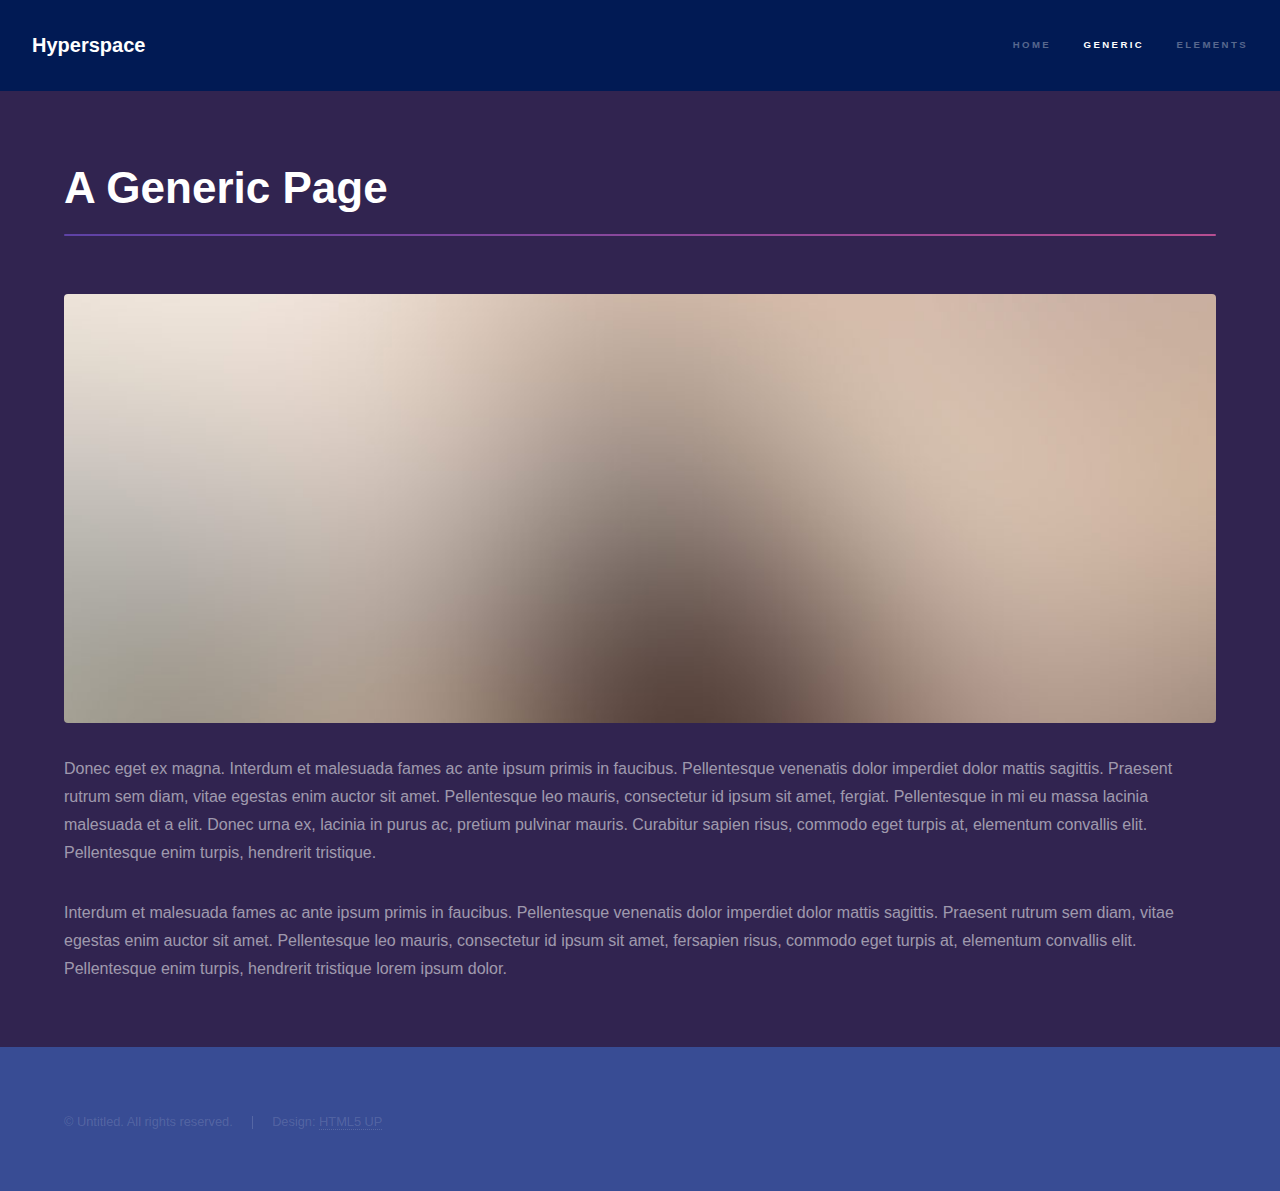
<file: generic.html>
<!DOCTYPE HTML>
<!--
	Hyperspace by HTML5 UP
	html5up.net | @ajlkn
	Free for personal and commercial use under the CCA 3.0 license (html5up.net/license)
-->
<html>
	<head>
		<title>Generic - Hyperspace by HTML5 UP</title>
		<meta charset="utf-8" />
		<meta name="viewport" content="width=device-width, initial-scale=1, user-scalable=no" />
		<link rel="stylesheet" href="assets/css/main.css" />
		<noscript><link rel="stylesheet" href="assets/css/noscript.css" /></noscript>
	</head>
	<body class="is-preload">

		<!-- Header -->
			<header id="header">
				<a href="index.html" class="title">Hyperspace</a>
				<nav>
					<ul>
						<li><a href="index.html">Home</a></li>
						<li><a href="generic.html" class="active">Generic</a></li>
						<li><a href="elements.html">Elements</a></li>
					</ul>
				</nav>
			</header>

		<!-- Wrapper -->
			<div id="wrapper">

				<!-- Main -->
					<section id="main" class="wrapper">
						<div class="inner">
							<h1 class="major">A Generic Page</h1>
							<span class="image fit"><img src="images/pic04.jpg" alt="" /></span>
							<p>Donec eget ex magna. Interdum et malesuada fames ac ante ipsum primis in faucibus. Pellentesque venenatis dolor imperdiet dolor mattis sagittis. Praesent rutrum sem diam, vitae egestas enim auctor sit amet. Pellentesque leo mauris, consectetur id ipsum sit amet, fergiat. Pellentesque in mi eu massa lacinia malesuada et a elit. Donec urna ex, lacinia in purus ac, pretium pulvinar mauris. Curabitur sapien risus, commodo eget turpis at, elementum convallis elit. Pellentesque enim turpis, hendrerit tristique.</p>
							<p>Interdum et malesuada fames ac ante ipsum primis in faucibus. Pellentesque venenatis dolor imperdiet dolor mattis sagittis. Praesent rutrum sem diam, vitae egestas enim auctor sit amet. Pellentesque leo mauris, consectetur id ipsum sit amet, fersapien risus, commodo eget turpis at, elementum convallis elit. Pellentesque enim turpis, hendrerit tristique lorem ipsum dolor.</p>
						</div>
					</section>

			</div>

		<!-- Footer -->
			<footer id="footer" class="wrapper alt">
				<div class="inner">
					<ul class="menu">
						<li>&copy; Untitled. All rights reserved.</li><li>Design: <a href="http://html5up.net">HTML5 UP</a></li>
					</ul>
				</div>
			</footer>

		<!-- Scripts -->
			<script src="assets/js/jquery.min.js"></script>
			<script src="assets/js/jquery.scrollex.min.js"></script>
			<script src="assets/js/jquery.scrolly.min.js"></script>
			<script src="assets/js/browser.min.js"></script>
			<script src="assets/js/breakpoints.min.js"></script>
			<script src="assets/js/util.js"></script>
			<script src="assets/js/main.js"></script>

	</body>
</html>
</file>
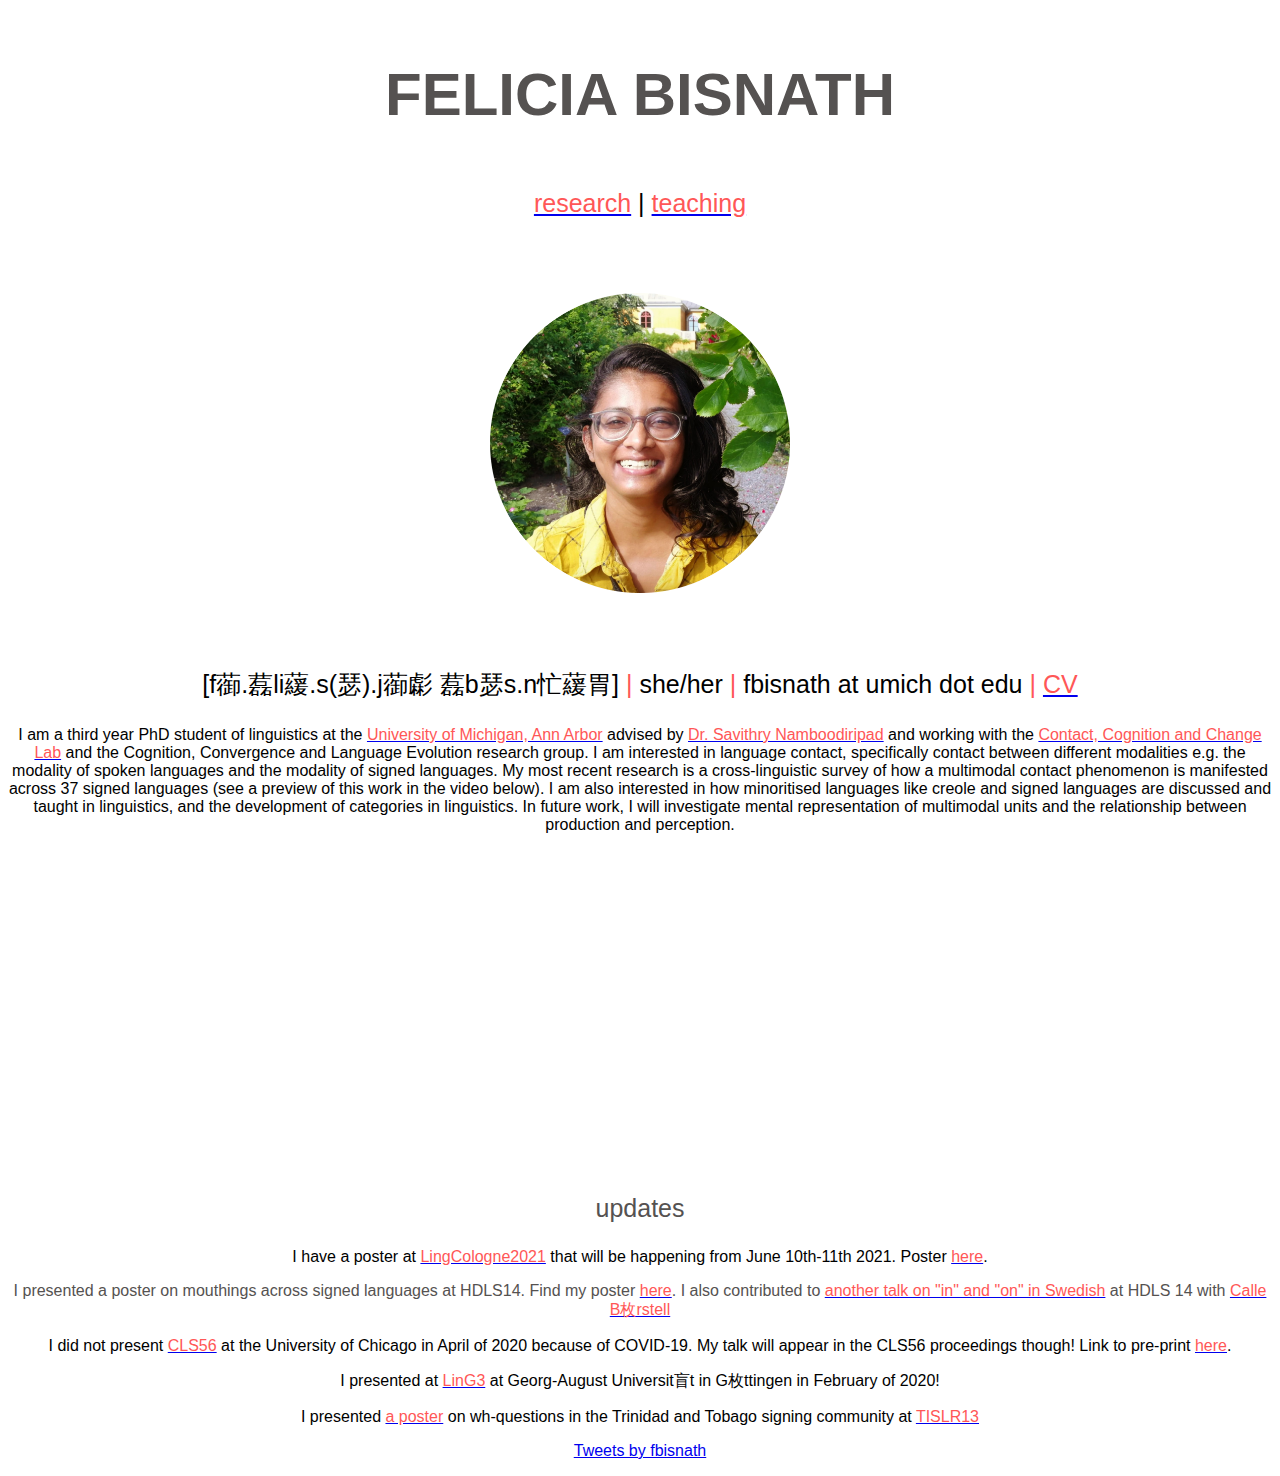
<file: oldindex.html>
<!DOCTYPE html>
<html lang="en">
<body style="background-color:white;">
<style>
p {text-align: center;}
    div {
  margin-top: 100px;
  margin-bottom: 50px;
  margin-right: 250px;
  margin-left: 250px;
}

  
  <head>
<title>Felicia Bisnath's (fbisnath) Website</title>
<meta charset="UTF-8">
<meta name="google-site-verification" content="ygnF8QLtKY8dp1qArkH3CXw9QXnaeuhs_yOTy_OUntw" />
<meta name="description" content="Felicia Bisnath's website summarises Felicia Bisnath's linguistics research and academic activities."> 
<meta name=Felicia Bisnath content="Felicia Bisnath Linguistics">
<meta name="keywords" content="felicia, bisnath,fbisnath,linguistics,linguist,michigan,trinidad,ttsl">
<meta name="author" content="Felicia Bisnath">
<link rel="stylesheet" href='https://fonts.googleapis.com/css?family=Assistant:extra-light 200' rel='stylesheet'>
<meta name="viewport" content="width=device-width, initial-scale=1">
    <style type="text/css">
.centerImage
{
 text-align:center;
 display:block;
}
 
  
<!-- About Me Content -->
  <!-- About Me Section -->
  <div class="w3-container w3-content w3-center w3-padding-30" style="max-width:800px" id="band">
    <style>
    body {font-family: "Assistant:extra-light 200", sans-serif}
    </style>
    <p><font color="#555251"><p style="font-size:60px"><b>FELICIA BISNATH</b></font></p>
    <p><font color="#555251"><p style="font-size:25px"> </font><a href="research.html" target=_blank><font color="#ff5757">research</font></a> | </font><a href="teaching.html" target=_blank><font color="#ff5757">teaching</font></a></p>
    
    <style>
img {
  display: block;
  margin-left: auto;
  margin-right: auto;
}
</style>

    <img src="bisnath_felicia_headshot_2021_circle.png" alt="Woman of Indian descent wearing rounded glasses and a yellow shirt smiling broadly." class="width:50%;"
         style="object-fit:contain;
            width:300px;
            height:400px;/>
    
    <p><font color="#555251"><p style="font-size:25px"> [fə.ˈliː.s(ɪ).jə̞ ˈbɪs.næːθ]  <font color="#ff5757">|</font>  she/her <font color="#ff5757">|</font> fbisnath at umich dot edu</font> <font color="#ff5757">|</font> <a href="Felicia Bisnath - CV [last updated 03:11:2021].pdf" target=_blank><font color="#ff5757">CV</font></a></p>

      <style>
    body {font-family: "Assistant:semi-bold 600", sans-serif}
    </style>
    <p class="w3-center">I am a third year PhD student of linguistics at the <a href= "https://lsa.umich.edu/linguistics"><font color="#ff5757">University of Michigan, Ann Arbor</font></a> advised by <a href="http://savi.ling.lsa.umich.edu/"><font color="#ff5757">Dr. Savithry Namboodiripad</font></a> and working with the <a href="https://sites.google.com/umich.edu/ccc-lab/home?authuser=0"><font color="#ff5757">Contact, Cognition and Change Lab</font></a> and the Cognition, Convergence and Language Evolution research group. I am interested in language contact, specifically contact between different modalities e.g. the modality of spoken languages and the modality of signed languages. My most recent research is a cross-linguistic survey of how a multimodal contact phenomenon is manifested across 37 signed languages (see a preview of this work in the video below). I am also interested in how minoritised languages like creole and signed languages are discussed and taught in linguistics, and the development of categories in linguistics. In future work, I will investigate mental representation of multimodal units and the relationship between production and perception. </p>

      <center><iframe width="560" height="315" src="https://www.youtube.com/embed/tuFMlMtai0E" frameborder="0" allow="accelerometer; autoplay; clipboard-write; encrypted-media; gyroscope; picture-in-picture" allowfullscreen></iframe></center>
      
<!-- Updates Section -->                                                                                                      
<p><font color="#555251"><p style="font-size:25px">updates</font></p>

      <p class="w3-center">I have a poster at <a href= "https://lingcologne.uni-koeln.de"><font color="#ff5757">LingCologne2021</font></a> that will be happening from June 10th-11th 2021. Poster <a href="Bisnath_Felicia_LingCologne2021.pdf" target=_blank><font color="#ff5757">here</font></a>. </p>
      
     <p class="w3-center"><font color="#555251">I presented a poster on mouthings across signed languages at HDLS14. Find my poster <a href= "https://osf.io/btzfa/"><font color="#ff5757">here</font></a>. I also contributed to <a href= "https://osf.io/d9a7f/"><font color="#ff5757">another talk on "in" and "on" in Swedish</font></a> at HDLS 14 with <a href= "https://borstell.github.io/"><font color="#ff5757">Calle Börstell</font></a></font></p>

     <p class="w3-center">I did not present <a href= "http://chicagolinguisticsociety.org/"><font color="#ff5757">CLS56</font></a> at the University of Chicago in April of 2020 because of COVID-19. My talk will appear in the CLS56 proceedings though! Link to pre-print <a href= "https://psyarxiv.com/895zt"><font color="#ff5757">here</font></a>. </p>
    
    <p class="w3-center">I presented at <a href= "https://www.uni-goettingen.de/en/613926.html"><font color="#ff5757">LinG3</font></a> at Georg-August Universität in Göttingen in February of 2020!</p>
    
      <p class="w3-center">I presented <a href="BisnathFelicia_TISLR13Poster.pdf"><font color="#ff5757">a poster</font></a> on wh-questions in the Trinidad and Tobago signing community at <a href="BisnathFelicia_TISLR13Poster.pdf"><font color="#ff5757">TISLR13</font></a></p>
  </p>
<!-- End Page Content -->
</div>

<center><a class="twitter-timeline" data-width="400" data-height="300" href="https://twitter.com/fbisnath?ref_src=twsrc%5Etfw">Tweets by fbisnath</a> <script async src="https://platform.twitter.com/widgets.js" charset="utf-8"></script></center>

</p>
</style>
</body>
</html>
</file>
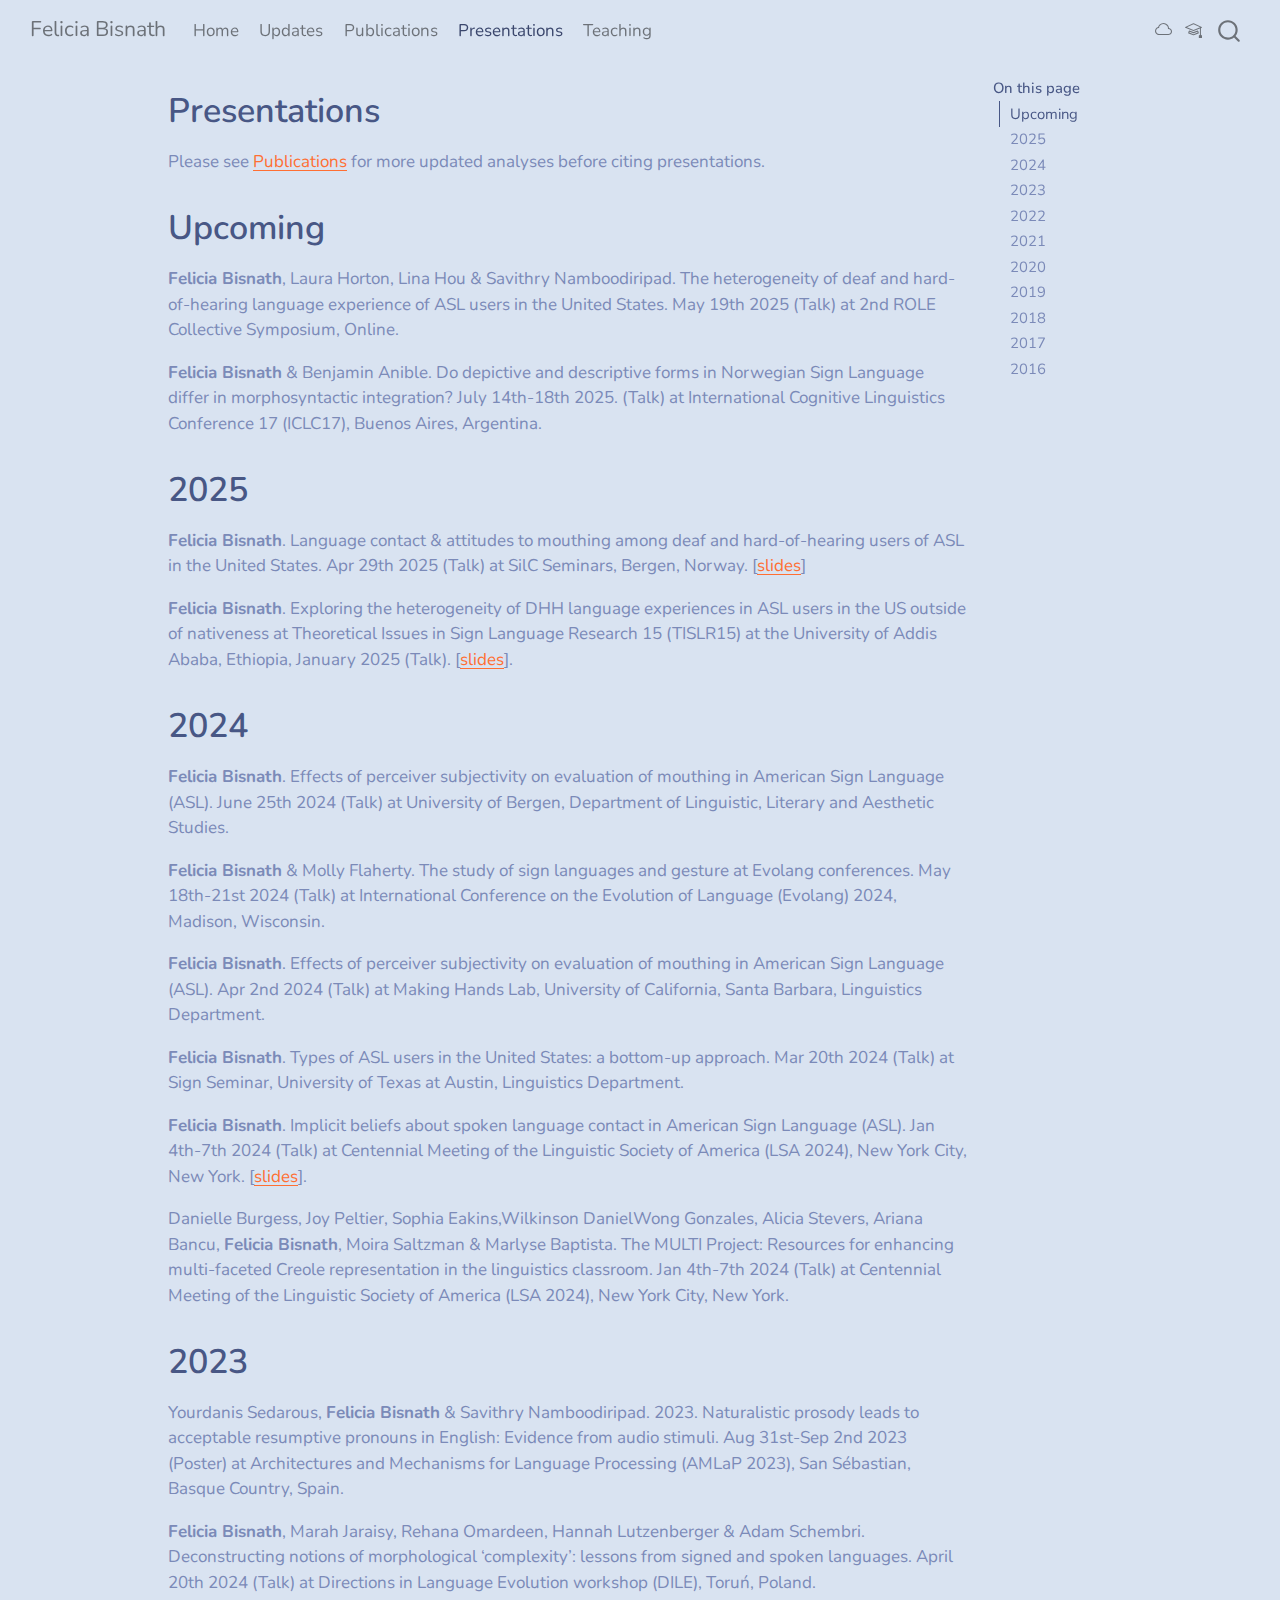
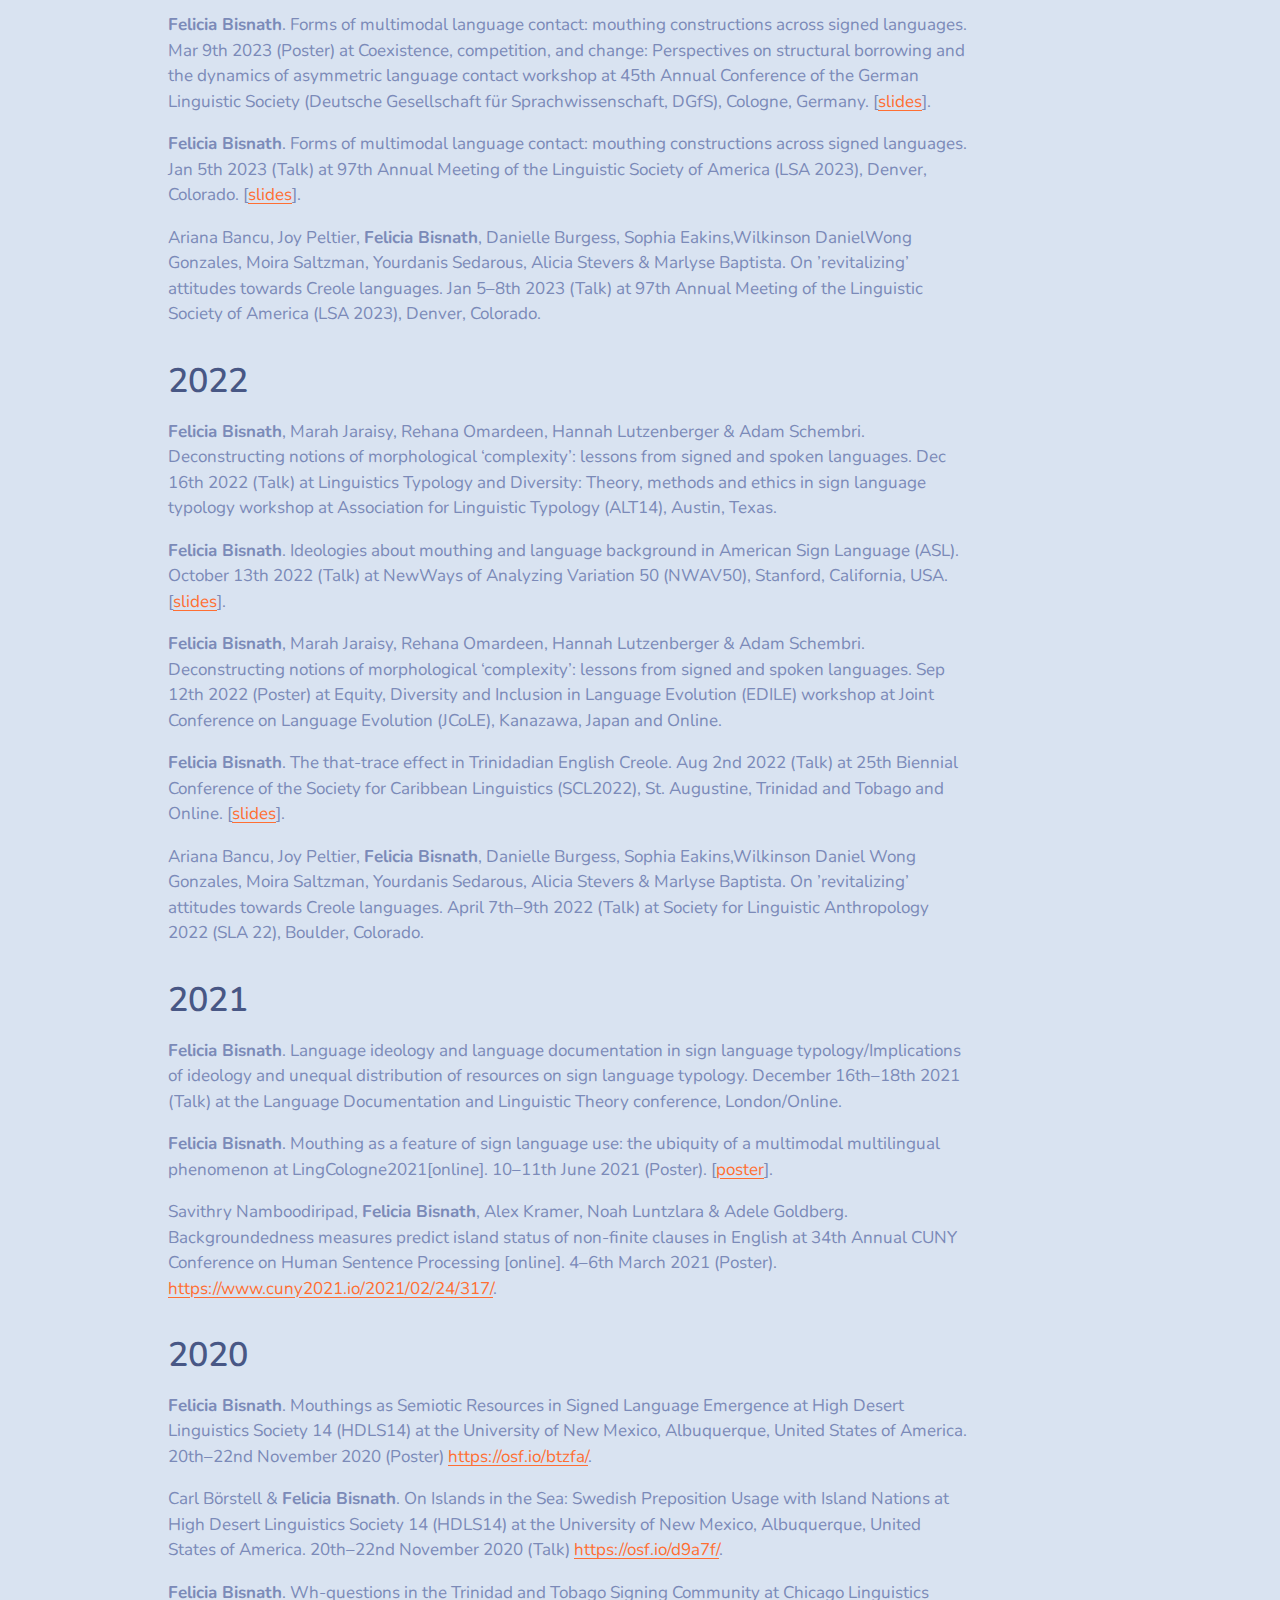
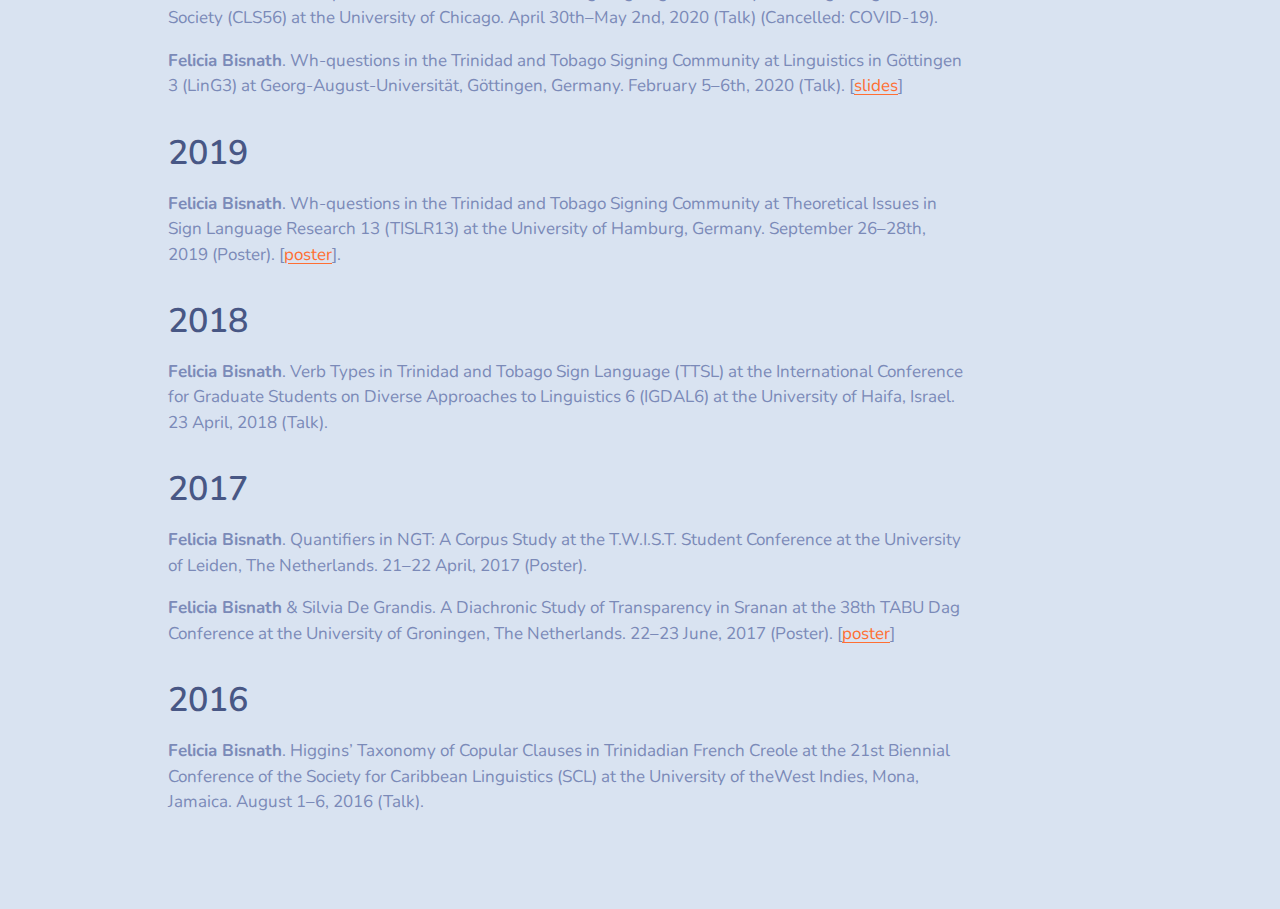
<file: presentations.html>
<!DOCTYPE html>
<html xmlns="http://www.w3.org/1999/xhtml" lang="en" xml:lang="en"><head>

<meta charset="utf-8">
<meta name="generator" content="quarto-1.5.57">

<meta name="viewport" content="width=device-width, initial-scale=1.0, user-scalable=yes">


<title>Presentations – Felicia Bisnath</title>
<style>
code{white-space: pre-wrap;}
span.smallcaps{font-variant: small-caps;}
div.columns{display: flex; gap: min(4vw, 1.5em);}
div.column{flex: auto; overflow-x: auto;}
div.hanging-indent{margin-left: 1.5em; text-indent: -1.5em;}
ul.task-list{list-style: none;}
ul.task-list li input[type="checkbox"] {
  width: 0.8em;
  margin: 0 0.8em 0.2em -1em; /* quarto-specific, see https://github.com/quarto-dev/quarto-cli/issues/4556 */ 
  vertical-align: middle;
}
</style>


<script src="site_libs/quarto-nav/quarto-nav.js"></script>
<script src="site_libs/clipboard/clipboard.min.js"></script>
<script src="site_libs/quarto-search/autocomplete.umd.js"></script>
<script src="site_libs/quarto-search/fuse.min.js"></script>
<script src="site_libs/quarto-search/quarto-search.js"></script>
<meta name="quarto:offset" content="./">
<script src="site_libs/quarto-html/quarto.js"></script>
<script src="site_libs/quarto-html/popper.min.js"></script>
<script src="site_libs/quarto-html/tippy.umd.min.js"></script>
<script src="site_libs/quarto-html/anchor.min.js"></script>
<link href="site_libs/quarto-html/tippy.css" rel="stylesheet">
<link href="site_libs/quarto-html/quarto-syntax-highlighting.css" rel="stylesheet" id="quarto-text-highlighting-styles">
<script src="site_libs/bootstrap/bootstrap.min.js"></script>
<link href="site_libs/bootstrap/bootstrap-icons.css" rel="stylesheet">
<link href="site_libs/bootstrap/bootstrap.min.css" rel="stylesheet" id="quarto-bootstrap" data-mode="light">
<script id="quarto-search-options" type="application/json">{
  "location": "navbar",
  "copy-button": false,
  "collapse-after": 3,
  "panel-placement": "end",
  "type": "overlay",
  "limit": 50,
  "keyboard-shortcut": [
    "f",
    "/",
    "s"
  ],
  "show-item-context": false,
  "language": {
    "search-no-results-text": "No results",
    "search-matching-documents-text": "matching documents",
    "search-copy-link-title": "Copy link to search",
    "search-hide-matches-text": "Hide additional matches",
    "search-more-match-text": "more match in this document",
    "search-more-matches-text": "more matches in this document",
    "search-clear-button-title": "Clear",
    "search-text-placeholder": "",
    "search-detached-cancel-button-title": "Cancel",
    "search-submit-button-title": "Submit",
    "search-label": "Search"
  }
}</script>


<link rel="stylesheet" href="styles.css">
</head>

<body class="nav-fixed">

<div id="quarto-search-results"></div>
  <header id="quarto-header" class="headroom fixed-top">
    <nav class="navbar navbar-expand-lg " data-bs-theme="dark">
      <div class="navbar-container container-fluid">
      <div class="navbar-brand-container mx-auto">
    <a class="navbar-brand" href="./index.html">
    <span class="navbar-title">Felicia Bisnath</span>
    </a>
  </div>
            <div id="quarto-search" class="" title="Search"></div>
          <button class="navbar-toggler" type="button" data-bs-toggle="collapse" data-bs-target="#navbarCollapse" aria-controls="navbarCollapse" role="menu" aria-expanded="false" aria-label="Toggle navigation" onclick="if (window.quartoToggleHeadroom) { window.quartoToggleHeadroom(); }">
  <span class="navbar-toggler-icon"></span>
</button>
          <div class="collapse navbar-collapse" id="navbarCollapse">
            <ul class="navbar-nav navbar-nav-scroll me-auto">
  <li class="nav-item">
    <a class="nav-link" href="./index.html"> 
<span class="menu-text">Home</span></a>
  </li>  
  <li class="nav-item">
    <a class="nav-link" href="./updates.html"> 
<span class="menu-text">Updates</span></a>
  </li>  
  <li class="nav-item">
    <a class="nav-link" href="./publications.html"> 
<span class="menu-text">Publications</span></a>
  </li>  
  <li class="nav-item">
    <a class="nav-link active" href="./presentations.html" aria-current="page"> 
<span class="menu-text">Presentations</span></a>
  </li>  
  <li class="nav-item">
    <a class="nav-link" href="./teaching.html"> 
<span class="menu-text">Teaching</span></a>
  </li>  
</ul>
          </div> <!-- /navcollapse -->
            <div class="quarto-navbar-tools">
    <a href="https://bsky.app/profile/fbisnath.bsky.social" title="" class="quarto-navigation-tool px-1" aria-label=""><i class="bi bi-cloud"></i></a>
    <a href="https://www.hvl.no/en/employee/?user=Felicia.Bisnath" title="" class="quarto-navigation-tool px-1" aria-label=""><i class="bi bi-mortarboard"></i></a>
</div>
      </div> <!-- /container-fluid -->
    </nav>
</header>
<!-- content -->
<div id="quarto-content" class="quarto-container page-columns page-rows-contents page-layout-article page-navbar">
<!-- sidebar -->
<!-- margin-sidebar -->
    <div id="quarto-margin-sidebar" class="sidebar margin-sidebar">
        <nav id="TOC" role="doc-toc" class="toc-active">
    <h2 id="toc-title">On this page</h2>
   
  <ul>
  <li><a href="#upcoming" id="toc-upcoming" class="nav-link active" data-scroll-target="#upcoming">Upcoming</a></li>
  <li><a href="#section" id="toc-section" class="nav-link" data-scroll-target="#section">2025</a></li>
  <li><a href="#section-1" id="toc-section-1" class="nav-link" data-scroll-target="#section-1">2024</a></li>
  <li><a href="#section-2" id="toc-section-2" class="nav-link" data-scroll-target="#section-2">2023</a></li>
  <li><a href="#section-3" id="toc-section-3" class="nav-link" data-scroll-target="#section-3">2022</a></li>
  <li><a href="#section-4" id="toc-section-4" class="nav-link" data-scroll-target="#section-4">2021</a></li>
  <li><a href="#section-5" id="toc-section-5" class="nav-link" data-scroll-target="#section-5">2020</a></li>
  <li><a href="#section-6" id="toc-section-6" class="nav-link" data-scroll-target="#section-6">2019</a></li>
  <li><a href="#section-7" id="toc-section-7" class="nav-link" data-scroll-target="#section-7">2018</a></li>
  <li><a href="#section-8" id="toc-section-8" class="nav-link" data-scroll-target="#section-8">2017</a></li>
  <li><a href="#section-9" id="toc-section-9" class="nav-link" data-scroll-target="#section-9">2016</a></li>
  </ul>
</nav>
    </div>
<!-- main -->
<main class="content" id="quarto-document-content">

<header id="title-block-header" class="quarto-title-block default">
<div class="quarto-title">
<h1 class="title">Presentations</h1>
</div>



<div class="quarto-title-meta">

    
  
    
  </div>
  


</header>


<p>Please see <a href="publications.html">Publications</a> for more updated analyses before citing presentations.</p>
<section id="upcoming" class="level1">
<h1>Upcoming</h1>
<p><strong>Felicia Bisnath</strong>, Laura Horton, Lina Hou &amp; Savithry Namboodiripad. The heterogeneity of deaf and hard-of-hearing language experience of ASL users in the United States. May 19th 2025 (Talk) at 2nd ROLE Collective Symposium, Online.</p>
<p><strong>Felicia Bisnath</strong> &amp; Benjamin Anible. Do depictive and descriptive forms in Norwegian Sign Language differ in morphosyntactic integration? July 14th-18th 2025. (Talk) at International Cognitive Linguistics Conference 17 (ICLC17), Buenos Aires, Argentina.</p>
</section>
<section id="section" class="level1">
<h1>2025</h1>
<p><strong>Felicia Bisnath</strong>. Language contact &amp; attitudes to mouthing among deaf and hard-of-hearing users of ASL in the United States. Apr 29th 2025 (Talk) at SilC Seminars, Bergen, Norway. [<a href="slides/silc2025.pdf">slides</a>]</p>
<p><strong>Felicia Bisnath</strong>. Exploring the heterogeneity of DHH language experiences in ASL users in the US outside of nativeness at Theoretical Issues in Sign Language Research 15 (TISLR15) at the University of Addis Ababa, Ethiopia, January 2025 (Talk). [<a href="slides/tislr15.pdf">slides</a>].</p>
</section>
<section id="section-1" class="level1">
<h1>2024</h1>
<p><strong>Felicia Bisnath</strong>. Effects of perceiver subjectivity on evaluation of mouthing in American Sign Language (ASL). June 25th 2024 (Talk) at University of Bergen, Department of Linguistic, Literary and Aesthetic Studies.</p>
<p><strong>Felicia Bisnath</strong> &amp; Molly Flaherty. The study of sign languages and gesture at Evolang conferences. May 18th-21st 2024 (Talk) at International Conference on the Evolution of Language (Evolang) 2024, Madison, Wisconsin.</p>
<p><strong>Felicia Bisnath</strong>. Effects of perceiver subjectivity on evaluation of mouthing in American Sign Language (ASL). Apr 2nd 2024 (Talk) at Making Hands Lab, University of California, Santa Barbara, Linguistics Department.</p>
<p><strong>Felicia Bisnath</strong>. Types of ASL users in the United States: a bottom-up approach. Mar 20th 2024 (Talk) at Sign Seminar, University of Texas at Austin, Linguistics Department.</p>
<p><strong>Felicia Bisnath</strong>. Implicit beliefs about spoken language contact in American Sign Language (ASL). Jan 4th-7th 2024 (Talk) at Centennial Meeting of the Linguistic Society of America (LSA 2024), New York City, New York. [<a href="slides/lsa2024.pdf">slides</a>].</p>
<p>Danielle Burgess, Joy Peltier, Sophia Eakins,Wilkinson DanielWong Gonzales, Alicia Stevers, Ariana Bancu, <strong>Felicia Bisnath</strong>, Moira Saltzman &amp; Marlyse Baptista. The MULTI Project: Resources for enhancing multi-faceted Creole representation in the linguistics classroom. Jan 4th-7th 2024 (Talk) at Centennial Meeting of the Linguistic Society of America (LSA 2024), New York City, New York.</p>
</section>
<section id="section-2" class="level1">
<h1>2023</h1>
<p>Yourdanis Sedarous, <strong>Felicia Bisnath</strong> &amp; Savithry Namboodiripad. 2023. Naturalistic prosody leads to acceptable resumptive pronouns in English: Evidence from audio stimuli. Aug 31st-Sep 2nd 2023 (Poster) at Architectures and Mechanisms for Language Processing (AMLaP 2023), San Sébastian, Basque Country, Spain.</p>
<p><strong>Felicia Bisnath</strong>, Marah Jaraisy, Rehana Omardeen, Hannah Lutzenberger &amp; Adam Schembri. Deconstructing notions of morphological ‘complexity’: lessons from signed and spoken languages. April 20th 2024 (Talk) at Directions in Language Evolution workshop (DILE), Toruń, Poland.</p>
<p><strong>Felicia Bisnath</strong>. Forms of multimodal language contact: mouthing constructions across signed languages. Mar 9th 2023 (Poster) at Coexistence, competition, and change: Perspectives on structural borrowing and the dynamics of asymmetric language contact workshop at 45th Annual Conference of the German Linguistic Society (Deutsche Gesellschaft für Sprachwissenschaft, DGfS), Cologne, Germany. [<a href="slides/dgfs2023.pdf">slides</a>].</p>
<p><strong>Felicia Bisnath</strong>. Forms of multimodal language contact: mouthing constructions across signed languages. Jan 5th 2023 (Talk) at 97th Annual Meeting of the Linguistic Society of America (LSA 2023), Denver, Colorado. [<a href="slides/lsa2023.pdf">slides</a>].</p>
<p>Ariana Bancu, Joy Peltier, <strong>Felicia Bisnath</strong>, Danielle Burgess, Sophia Eakins,Wilkinson DanielWong Gonzales, Moira Saltzman, Yourdanis Sedarous, Alicia Stevers &amp; Marlyse Baptista. On ’revitalizing’ attitudes towards Creole languages. Jan 5–8th 2023 (Talk) at 97th Annual Meeting of the Linguistic Society of America (LSA 2023), Denver, Colorado.</p>
</section>
<section id="section-3" class="level1">
<h1>2022</h1>
<p><strong>Felicia Bisnath</strong>, Marah Jaraisy, Rehana Omardeen, Hannah Lutzenberger &amp; Adam Schembri. Deconstructing notions of morphological ‘complexity’: lessons from signed and spoken languages. Dec 16th 2022 (Talk) at Linguistics Typology and Diversity: Theory, methods and ethics in sign language typology workshop at Association for Linguistic Typology (ALT14), Austin, Texas.</p>
<p><strong>Felicia Bisnath</strong>. Ideologies about mouthing and language background in American Sign Language (ASL). October 13th 2022 (Talk) at NewWays of Analyzing Variation 50 (NWAV50), Stanford, California, USA. [<a href="slides/nwav50.pdf">slides</a>].</p>
<p><strong>Felicia Bisnath</strong>, Marah Jaraisy, Rehana Omardeen, Hannah Lutzenberger &amp; Adam Schembri. Deconstructing notions of morphological ‘complexity’: lessons from signed and spoken languages. Sep 12th 2022 (Poster) at Equity, Diversity and Inclusion in Language Evolution (EDILE) workshop at Joint Conference on Language Evolution (JCoLE), Kanazawa, Japan and Online.</p>
<p><strong>Felicia Bisnath</strong>. The that-trace effect in Trinidadian English Creole. Aug 2nd 2022 (Talk) at 25th Biennial Conference of the Society for Caribbean Linguistics (SCL2022), St.&nbsp;Augustine, Trinidad and Tobago and Online. [<a href="slides/scl2022.pdf">slides</a>].</p>
<p>Ariana Bancu, Joy Peltier, <strong>Felicia Bisnath</strong>, Danielle Burgess, Sophia Eakins,Wilkinson Daniel Wong Gonzales, Moira Saltzman, Yourdanis Sedarous, Alicia Stevers &amp; Marlyse Baptista. On ’revitalizing’ attitudes towards Creole languages. April 7th–9th 2022 (Talk) at Society for Linguistic Anthropology 2022 (SLA 22), Boulder, Colorado.</p>
</section>
<section id="section-4" class="level1">
<h1>2021</h1>
<p><strong>Felicia Bisnath</strong>. Language ideology and language documentation in sign language typology/Implications of ideology and unequal distribution of resources on sign language typology. December 16th–18th 2021 (Talk) at the Language Documentation and Linguistic Theory conference, London/Online.</p>
<p><strong>Felicia Bisnath</strong>. Mouthing as a feature of sign language use: the ubiquity of a multimodal multilingual phenomenon at LingCologne2021[online]. 10–11th June 2021 (Poster). [<a href="slides/lingcologne2021.jpeg">poster</a>].</p>
<p>Savithry Namboodiripad, <strong>Felicia Bisnath</strong>, Alex Kramer, Noah Luntzlara &amp; Adele Goldberg. Backgroundedness measures predict island status of non-finite clauses in English at 34th Annual CUNY Conference on Human Sentence Processing [online]. 4–6th March 2021 (Poster). <a href="https://www.cuny2021.io/2021/02/24/317/" class="uri">https://www.cuny2021.io/2021/02/24/317/</a>.</p>
</section>
<section id="section-5" class="level1">
<h1>2020</h1>
<p><strong>Felicia Bisnath</strong>. Mouthings as Semiotic Resources in Signed Language Emergence at High Desert Linguistics Society 14 (HDLS14) at the University of New Mexico, Albuquerque, United States of America. 20th–22nd November 2020 (Poster) <a href="https://osf.io/btzfa/" class="uri">https://osf.io/btzfa/</a>.</p>
<p>Carl Börstell &amp; <strong>Felicia Bisnath</strong>. On Islands in the Sea: Swedish Preposition Usage with Island Nations at High Desert Linguistics Society 14 (HDLS14) at the University of New Mexico, Albuquerque, United States of America. 20th–22nd November 2020 (Talk) <a href="https://osf.io/d9a7f/" class="uri">https://osf.io/d9a7f/</a>.</p>
<p><strong>Felicia Bisnath</strong>. Wh-questions in the Trinidad and Tobago Signing Community at Chicago Linguistics Society (CLS56) at the University of Chicago. April 30th–May 2nd, 2020 (Talk) (Cancelled: COVID-19).</p>
<p><strong>Felicia Bisnath</strong>. Wh-questions in the Trinidad and Tobago Signing Community at Linguistics in Göttingen 3 (LinG3) at Georg-August-Universität, Göttingen, Germany. February 5–6th, 2020 (Talk). [<a href="slides/LinG3.pdf">slides</a>]</p>
</section>
<section id="section-6" class="level1">
<h1>2019</h1>
<p><strong>Felicia Bisnath</strong>. Wh-questions in the Trinidad and Tobago Signing Community at Theoretical Issues in Sign Language Research 13 (TISLR13) at the University of Hamburg, Germany. September 26–28th, 2019 (Poster). [<a href="slides/tislr13.pdf">poster</a>].</p>
</section>
<section id="section-7" class="level1">
<h1>2018</h1>
<p><strong>Felicia Bisnath</strong>. Verb Types in Trinidad and Tobago Sign Language (TTSL) at the International Conference for Graduate Students on Diverse Approaches to Linguistics 6 (IGDAL6) at the University of Haifa, Israel. 23 April, 2018 (Talk).</p>
</section>
<section id="section-8" class="level1">
<h1>2017</h1>
<p><strong>Felicia Bisnath</strong>. Quantifiers in NGT: A Corpus Study at the T.W.I.S.T. Student Conference at the University of Leiden, The Netherlands. 21–22 April, 2017 (Poster).</p>
<p><strong>Felicia Bisnath</strong> &amp; Silvia De Grandis. A Diachronic Study of Transparency in Sranan at the 38th TABU Dag Conference at the University of Groningen, The Netherlands. 22–23 June, 2017 (Poster). [<a href="slides/tabudag.pdf">poster</a>]</p>
</section>
<section id="section-9" class="level1">
<h1>2016</h1>
<p><strong>Felicia Bisnath</strong>. Higgins’ Taxonomy of Copular Clauses in Trinidadian French Creole at the 21st Biennial Conference of the Society for Caribbean Linguistics (SCL) at the University of theWest Indies, Mona, Jamaica. August 1–6, 2016 (Talk).</p>


</section>

</main> <!-- /main -->
<script id="quarto-html-after-body" type="application/javascript">
window.document.addEventListener("DOMContentLoaded", function (event) {
  const toggleBodyColorMode = (bsSheetEl) => {
    const mode = bsSheetEl.getAttribute("data-mode");
    const bodyEl = window.document.querySelector("body");
    if (mode === "dark") {
      bodyEl.classList.add("quarto-dark");
      bodyEl.classList.remove("quarto-light");
    } else {
      bodyEl.classList.add("quarto-light");
      bodyEl.classList.remove("quarto-dark");
    }
  }
  const toggleBodyColorPrimary = () => {
    const bsSheetEl = window.document.querySelector("link#quarto-bootstrap");
    if (bsSheetEl) {
      toggleBodyColorMode(bsSheetEl);
    }
  }
  toggleBodyColorPrimary();  
  const icon = "";
  const anchorJS = new window.AnchorJS();
  anchorJS.options = {
    placement: 'right',
    icon: icon
  };
  anchorJS.add('.anchored');
  const isCodeAnnotation = (el) => {
    for (const clz of el.classList) {
      if (clz.startsWith('code-annotation-')) {                     
        return true;
      }
    }
    return false;
  }
  const onCopySuccess = function(e) {
    // button target
    const button = e.trigger;
    // don't keep focus
    button.blur();
    // flash "checked"
    button.classList.add('code-copy-button-checked');
    var currentTitle = button.getAttribute("title");
    button.setAttribute("title", "Copied!");
    let tooltip;
    if (window.bootstrap) {
      button.setAttribute("data-bs-toggle", "tooltip");
      button.setAttribute("data-bs-placement", "left");
      button.setAttribute("data-bs-title", "Copied!");
      tooltip = new bootstrap.Tooltip(button, 
        { trigger: "manual", 
          customClass: "code-copy-button-tooltip",
          offset: [0, -8]});
      tooltip.show();    
    }
    setTimeout(function() {
      if (tooltip) {
        tooltip.hide();
        button.removeAttribute("data-bs-title");
        button.removeAttribute("data-bs-toggle");
        button.removeAttribute("data-bs-placement");
      }
      button.setAttribute("title", currentTitle);
      button.classList.remove('code-copy-button-checked');
    }, 1000);
    // clear code selection
    e.clearSelection();
  }
  const getTextToCopy = function(trigger) {
      const codeEl = trigger.previousElementSibling.cloneNode(true);
      for (const childEl of codeEl.children) {
        if (isCodeAnnotation(childEl)) {
          childEl.remove();
        }
      }
      return codeEl.innerText;
  }
  const clipboard = new window.ClipboardJS('.code-copy-button:not([data-in-quarto-modal])', {
    text: getTextToCopy
  });
  clipboard.on('success', onCopySuccess);
  if (window.document.getElementById('quarto-embedded-source-code-modal')) {
    // For code content inside modals, clipBoardJS needs to be initialized with a container option
    // TODO: Check when it could be a function (https://github.com/zenorocha/clipboard.js/issues/860)
    const clipboardModal = new window.ClipboardJS('.code-copy-button[data-in-quarto-modal]', {
      text: getTextToCopy,
      container: window.document.getElementById('quarto-embedded-source-code-modal')
    });
    clipboardModal.on('success', onCopySuccess);
  }
    var localhostRegex = new RegExp(/^(?:http|https):\/\/localhost\:?[0-9]*\//);
    var mailtoRegex = new RegExp(/^mailto:/);
      var filterRegex = new RegExp('/' + window.location.host + '/');
    var isInternal = (href) => {
        return filterRegex.test(href) || localhostRegex.test(href) || mailtoRegex.test(href);
    }
    // Inspect non-navigation links and adorn them if external
 	var links = window.document.querySelectorAll('a[href]:not(.nav-link):not(.navbar-brand):not(.toc-action):not(.sidebar-link):not(.sidebar-item-toggle):not(.pagination-link):not(.no-external):not([aria-hidden]):not(.dropdown-item):not(.quarto-navigation-tool):not(.about-link)');
    for (var i=0; i<links.length; i++) {
      const link = links[i];
      if (!isInternal(link.href)) {
        // undo the damage that might have been done by quarto-nav.js in the case of
        // links that we want to consider external
        if (link.dataset.originalHref !== undefined) {
          link.href = link.dataset.originalHref;
        }
          // target, if specified
          link.setAttribute("target", "_blank");
          if (link.getAttribute("rel") === null) {
            link.setAttribute("rel", "noopener");
          }
      }
    }
  function tippyHover(el, contentFn, onTriggerFn, onUntriggerFn) {
    const config = {
      allowHTML: true,
      maxWidth: 500,
      delay: 100,
      arrow: false,
      appendTo: function(el) {
          return el.parentElement;
      },
      interactive: true,
      interactiveBorder: 10,
      theme: 'quarto',
      placement: 'bottom-start',
    };
    if (contentFn) {
      config.content = contentFn;
    }
    if (onTriggerFn) {
      config.onTrigger = onTriggerFn;
    }
    if (onUntriggerFn) {
      config.onUntrigger = onUntriggerFn;
    }
    window.tippy(el, config); 
  }
  const noterefs = window.document.querySelectorAll('a[role="doc-noteref"]');
  for (var i=0; i<noterefs.length; i++) {
    const ref = noterefs[i];
    tippyHover(ref, function() {
      // use id or data attribute instead here
      let href = ref.getAttribute('data-footnote-href') || ref.getAttribute('href');
      try { href = new URL(href).hash; } catch {}
      const id = href.replace(/^#\/?/, "");
      const note = window.document.getElementById(id);
      if (note) {
        return note.innerHTML;
      } else {
        return "";
      }
    });
  }
  const xrefs = window.document.querySelectorAll('a.quarto-xref');
  const processXRef = (id, note) => {
    // Strip column container classes
    const stripColumnClz = (el) => {
      el.classList.remove("page-full", "page-columns");
      if (el.children) {
        for (const child of el.children) {
          stripColumnClz(child);
        }
      }
    }
    stripColumnClz(note)
    if (id === null || id.startsWith('sec-')) {
      // Special case sections, only their first couple elements
      const container = document.createElement("div");
      if (note.children && note.children.length > 2) {
        container.appendChild(note.children[0].cloneNode(true));
        for (let i = 1; i < note.children.length; i++) {
          const child = note.children[i];
          if (child.tagName === "P" && child.innerText === "") {
            continue;
          } else {
            container.appendChild(child.cloneNode(true));
            break;
          }
        }
        if (window.Quarto?.typesetMath) {
          window.Quarto.typesetMath(container);
        }
        return container.innerHTML
      } else {
        if (window.Quarto?.typesetMath) {
          window.Quarto.typesetMath(note);
        }
        return note.innerHTML;
      }
    } else {
      // Remove any anchor links if they are present
      const anchorLink = note.querySelector('a.anchorjs-link');
      if (anchorLink) {
        anchorLink.remove();
      }
      if (window.Quarto?.typesetMath) {
        window.Quarto.typesetMath(note);
      }
      // TODO in 1.5, we should make sure this works without a callout special case
      if (note.classList.contains("callout")) {
        return note.outerHTML;
      } else {
        return note.innerHTML;
      }
    }
  }
  for (var i=0; i<xrefs.length; i++) {
    const xref = xrefs[i];
    tippyHover(xref, undefined, function(instance) {
      instance.disable();
      let url = xref.getAttribute('href');
      let hash = undefined; 
      if (url.startsWith('#')) {
        hash = url;
      } else {
        try { hash = new URL(url).hash; } catch {}
      }
      if (hash) {
        const id = hash.replace(/^#\/?/, "");
        const note = window.document.getElementById(id);
        if (note !== null) {
          try {
            const html = processXRef(id, note.cloneNode(true));
            instance.setContent(html);
          } finally {
            instance.enable();
            instance.show();
          }
        } else {
          // See if we can fetch this
          fetch(url.split('#')[0])
          .then(res => res.text())
          .then(html => {
            const parser = new DOMParser();
            const htmlDoc = parser.parseFromString(html, "text/html");
            const note = htmlDoc.getElementById(id);
            if (note !== null) {
              const html = processXRef(id, note);
              instance.setContent(html);
            } 
          }).finally(() => {
            instance.enable();
            instance.show();
          });
        }
      } else {
        // See if we can fetch a full url (with no hash to target)
        // This is a special case and we should probably do some content thinning / targeting
        fetch(url)
        .then(res => res.text())
        .then(html => {
          const parser = new DOMParser();
          const htmlDoc = parser.parseFromString(html, "text/html");
          const note = htmlDoc.querySelector('main.content');
          if (note !== null) {
            // This should only happen for chapter cross references
            // (since there is no id in the URL)
            // remove the first header
            if (note.children.length > 0 && note.children[0].tagName === "HEADER") {
              note.children[0].remove();
            }
            const html = processXRef(null, note);
            instance.setContent(html);
          } 
        }).finally(() => {
          instance.enable();
          instance.show();
        });
      }
    }, function(instance) {
    });
  }
      let selectedAnnoteEl;
      const selectorForAnnotation = ( cell, annotation) => {
        let cellAttr = 'data-code-cell="' + cell + '"';
        let lineAttr = 'data-code-annotation="' +  annotation + '"';
        const selector = 'span[' + cellAttr + '][' + lineAttr + ']';
        return selector;
      }
      const selectCodeLines = (annoteEl) => {
        const doc = window.document;
        const targetCell = annoteEl.getAttribute("data-target-cell");
        const targetAnnotation = annoteEl.getAttribute("data-target-annotation");
        const annoteSpan = window.document.querySelector(selectorForAnnotation(targetCell, targetAnnotation));
        const lines = annoteSpan.getAttribute("data-code-lines").split(",");
        const lineIds = lines.map((line) => {
          return targetCell + "-" + line;
        })
        let top = null;
        let height = null;
        let parent = null;
        if (lineIds.length > 0) {
            //compute the position of the single el (top and bottom and make a div)
            const el = window.document.getElementById(lineIds[0]);
            top = el.offsetTop;
            height = el.offsetHeight;
            parent = el.parentElement.parentElement;
          if (lineIds.length > 1) {
            const lastEl = window.document.getElementById(lineIds[lineIds.length - 1]);
            const bottom = lastEl.offsetTop + lastEl.offsetHeight;
            height = bottom - top;
          }
          if (top !== null && height !== null && parent !== null) {
            // cook up a div (if necessary) and position it 
            let div = window.document.getElementById("code-annotation-line-highlight");
            if (div === null) {
              div = window.document.createElement("div");
              div.setAttribute("id", "code-annotation-line-highlight");
              div.style.position = 'absolute';
              parent.appendChild(div);
            }
            div.style.top = top - 2 + "px";
            div.style.height = height + 4 + "px";
            div.style.left = 0;
            let gutterDiv = window.document.getElementById("code-annotation-line-highlight-gutter");
            if (gutterDiv === null) {
              gutterDiv = window.document.createElement("div");
              gutterDiv.setAttribute("id", "code-annotation-line-highlight-gutter");
              gutterDiv.style.position = 'absolute';
              const codeCell = window.document.getElementById(targetCell);
              const gutter = codeCell.querySelector('.code-annotation-gutter');
              gutter.appendChild(gutterDiv);
            }
            gutterDiv.style.top = top - 2 + "px";
            gutterDiv.style.height = height + 4 + "px";
          }
          selectedAnnoteEl = annoteEl;
        }
      };
      const unselectCodeLines = () => {
        const elementsIds = ["code-annotation-line-highlight", "code-annotation-line-highlight-gutter"];
        elementsIds.forEach((elId) => {
          const div = window.document.getElementById(elId);
          if (div) {
            div.remove();
          }
        });
        selectedAnnoteEl = undefined;
      };
        // Handle positioning of the toggle
    window.addEventListener(
      "resize",
      throttle(() => {
        elRect = undefined;
        if (selectedAnnoteEl) {
          selectCodeLines(selectedAnnoteEl);
        }
      }, 10)
    );
    function throttle(fn, ms) {
    let throttle = false;
    let timer;
      return (...args) => {
        if(!throttle) { // first call gets through
            fn.apply(this, args);
            throttle = true;
        } else { // all the others get throttled
            if(timer) clearTimeout(timer); // cancel #2
            timer = setTimeout(() => {
              fn.apply(this, args);
              timer = throttle = false;
            }, ms);
        }
      };
    }
      // Attach click handler to the DT
      const annoteDls = window.document.querySelectorAll('dt[data-target-cell]');
      for (const annoteDlNode of annoteDls) {
        annoteDlNode.addEventListener('click', (event) => {
          const clickedEl = event.target;
          if (clickedEl !== selectedAnnoteEl) {
            unselectCodeLines();
            const activeEl = window.document.querySelector('dt[data-target-cell].code-annotation-active');
            if (activeEl) {
              activeEl.classList.remove('code-annotation-active');
            }
            selectCodeLines(clickedEl);
            clickedEl.classList.add('code-annotation-active');
          } else {
            // Unselect the line
            unselectCodeLines();
            clickedEl.classList.remove('code-annotation-active');
          }
        });
      }
  const findCites = (el) => {
    const parentEl = el.parentElement;
    if (parentEl) {
      const cites = parentEl.dataset.cites;
      if (cites) {
        return {
          el,
          cites: cites.split(' ')
        };
      } else {
        return findCites(el.parentElement)
      }
    } else {
      return undefined;
    }
  };
  var bibliorefs = window.document.querySelectorAll('a[role="doc-biblioref"]');
  for (var i=0; i<bibliorefs.length; i++) {
    const ref = bibliorefs[i];
    const citeInfo = findCites(ref);
    if (citeInfo) {
      tippyHover(citeInfo.el, function() {
        var popup = window.document.createElement('div');
        citeInfo.cites.forEach(function(cite) {
          var citeDiv = window.document.createElement('div');
          citeDiv.classList.add('hanging-indent');
          citeDiv.classList.add('csl-entry');
          var biblioDiv = window.document.getElementById('ref-' + cite);
          if (biblioDiv) {
            citeDiv.innerHTML = biblioDiv.innerHTML;
          }
          popup.appendChild(citeDiv);
        });
        return popup.innerHTML;
      });
    }
  }
});
</script>
</div> <!-- /content -->




</body></html>
</file>
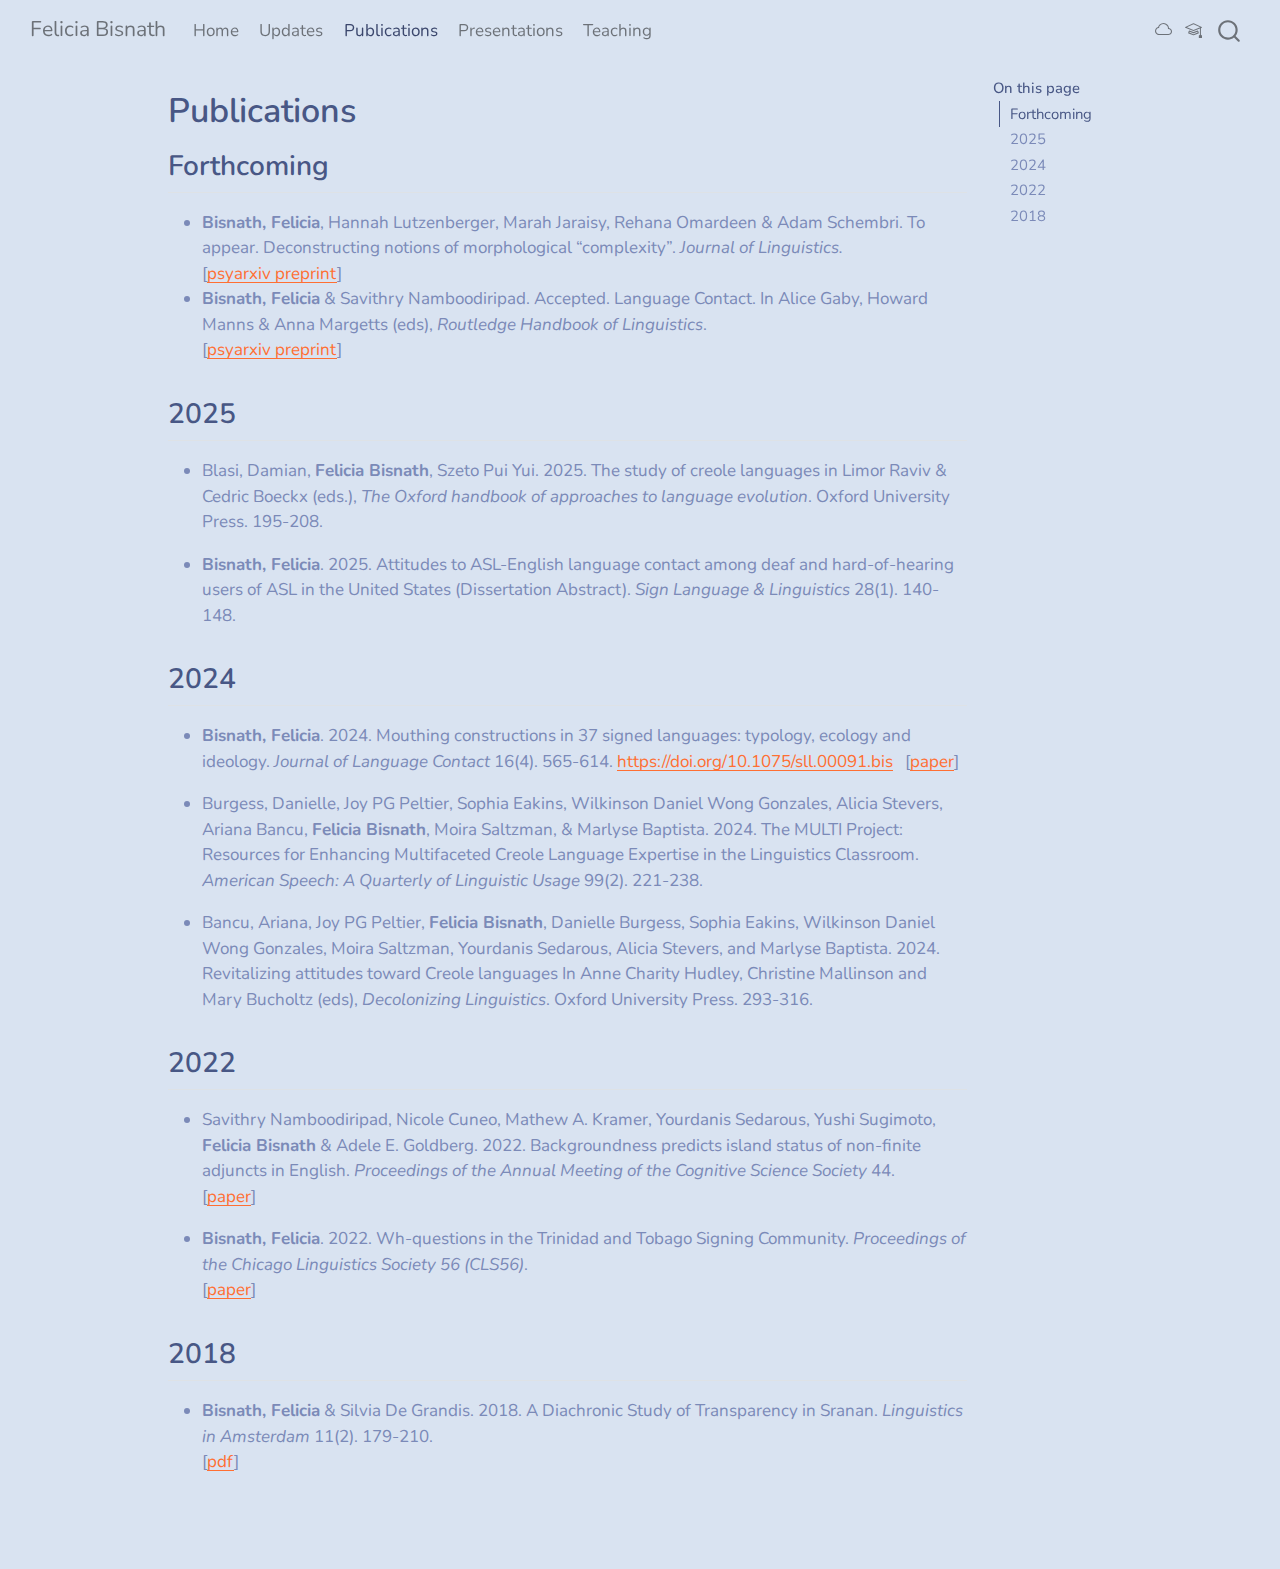
<file: publications.html>
<!DOCTYPE html>
<html xmlns="http://www.w3.org/1999/xhtml" lang="en" xml:lang="en"><head>

<meta charset="utf-8">
<meta name="generator" content="quarto-1.5.57">

<meta name="viewport" content="width=device-width, initial-scale=1.0, user-scalable=yes">


<title>Publications – Felicia Bisnath</title>
<style>
code{white-space: pre-wrap;}
span.smallcaps{font-variant: small-caps;}
div.columns{display: flex; gap: min(4vw, 1.5em);}
div.column{flex: auto; overflow-x: auto;}
div.hanging-indent{margin-left: 1.5em; text-indent: -1.5em;}
ul.task-list{list-style: none;}
ul.task-list li input[type="checkbox"] {
  width: 0.8em;
  margin: 0 0.8em 0.2em -1em; /* quarto-specific, see https://github.com/quarto-dev/quarto-cli/issues/4556 */ 
  vertical-align: middle;
}
</style>


<script src="site_libs/quarto-nav/quarto-nav.js"></script>
<script src="site_libs/clipboard/clipboard.min.js"></script>
<script src="site_libs/quarto-search/autocomplete.umd.js"></script>
<script src="site_libs/quarto-search/fuse.min.js"></script>
<script src="site_libs/quarto-search/quarto-search.js"></script>
<meta name="quarto:offset" content="./">
<script src="site_libs/quarto-html/quarto.js"></script>
<script src="site_libs/quarto-html/popper.min.js"></script>
<script src="site_libs/quarto-html/tippy.umd.min.js"></script>
<script src="site_libs/quarto-html/anchor.min.js"></script>
<link href="site_libs/quarto-html/tippy.css" rel="stylesheet">
<link href="site_libs/quarto-html/quarto-syntax-highlighting.css" rel="stylesheet" id="quarto-text-highlighting-styles">
<script src="site_libs/bootstrap/bootstrap.min.js"></script>
<link href="site_libs/bootstrap/bootstrap-icons.css" rel="stylesheet">
<link href="site_libs/bootstrap/bootstrap.min.css" rel="stylesheet" id="quarto-bootstrap" data-mode="light">
<script id="quarto-search-options" type="application/json">{
  "location": "navbar",
  "copy-button": false,
  "collapse-after": 3,
  "panel-placement": "end",
  "type": "overlay",
  "limit": 50,
  "keyboard-shortcut": [
    "f",
    "/",
    "s"
  ],
  "show-item-context": false,
  "language": {
    "search-no-results-text": "No results",
    "search-matching-documents-text": "matching documents",
    "search-copy-link-title": "Copy link to search",
    "search-hide-matches-text": "Hide additional matches",
    "search-more-match-text": "more match in this document",
    "search-more-matches-text": "more matches in this document",
    "search-clear-button-title": "Clear",
    "search-text-placeholder": "",
    "search-detached-cancel-button-title": "Cancel",
    "search-submit-button-title": "Submit",
    "search-label": "Search"
  }
}</script>


<link rel="stylesheet" href="styles.css">
</head>

<body class="nav-fixed">

<div id="quarto-search-results"></div>
  <header id="quarto-header" class="headroom fixed-top">
    <nav class="navbar navbar-expand-lg " data-bs-theme="dark">
      <div class="navbar-container container-fluid">
      <div class="navbar-brand-container mx-auto">
    <a class="navbar-brand" href="./index.html">
    <span class="navbar-title">Felicia Bisnath</span>
    </a>
  </div>
            <div id="quarto-search" class="" title="Search"></div>
          <button class="navbar-toggler" type="button" data-bs-toggle="collapse" data-bs-target="#navbarCollapse" aria-controls="navbarCollapse" role="menu" aria-expanded="false" aria-label="Toggle navigation" onclick="if (window.quartoToggleHeadroom) { window.quartoToggleHeadroom(); }">
  <span class="navbar-toggler-icon"></span>
</button>
          <div class="collapse navbar-collapse" id="navbarCollapse">
            <ul class="navbar-nav navbar-nav-scroll me-auto">
  <li class="nav-item">
    <a class="nav-link" href="./index.html"> 
<span class="menu-text">Home</span></a>
  </li>  
  <li class="nav-item">
    <a class="nav-link" href="./updates.html"> 
<span class="menu-text">Updates</span></a>
  </li>  
  <li class="nav-item">
    <a class="nav-link active" href="./publications.html" aria-current="page"> 
<span class="menu-text">Publications</span></a>
  </li>  
  <li class="nav-item">
    <a class="nav-link" href="./presentations.html"> 
<span class="menu-text">Presentations</span></a>
  </li>  
  <li class="nav-item">
    <a class="nav-link" href="./teaching.html"> 
<span class="menu-text">Teaching</span></a>
  </li>  
</ul>
          </div> <!-- /navcollapse -->
            <div class="quarto-navbar-tools">
    <a href="https://bsky.app/profile/fbisnath.bsky.social" title="" class="quarto-navigation-tool px-1" aria-label=""><i class="bi bi-cloud"></i></a>
    <a href="https://www.hvl.no/en/employee/?user=Felicia.Bisnath" title="" class="quarto-navigation-tool px-1" aria-label=""><i class="bi bi-mortarboard"></i></a>
</div>
      </div> <!-- /container-fluid -->
    </nav>
</header>
<!-- content -->
<div id="quarto-content" class="quarto-container page-columns page-rows-contents page-layout-article page-navbar">
<!-- sidebar -->
<!-- margin-sidebar -->
    <div id="quarto-margin-sidebar" class="sidebar margin-sidebar">
        <nav id="TOC" role="doc-toc" class="toc-active">
    <h2 id="toc-title">On this page</h2>
   
  <ul>
  <li><a href="#forthcoming" id="toc-forthcoming" class="nav-link active" data-scroll-target="#forthcoming">Forthcoming</a></li>
  <li><a href="#section" id="toc-section" class="nav-link" data-scroll-target="#section">2025</a></li>
  <li><a href="#section-1" id="toc-section-1" class="nav-link" data-scroll-target="#section-1">2024</a></li>
  <li><a href="#section-2" id="toc-section-2" class="nav-link" data-scroll-target="#section-2">2022</a></li>
  <li><a href="#section-3" id="toc-section-3" class="nav-link" data-scroll-target="#section-3">2018</a></li>
  </ul>
</nav>
    </div>
<!-- main -->
<main class="content" id="quarto-document-content">

<header id="title-block-header" class="quarto-title-block default">
<div class="quarto-title">
<h1 class="title">Publications</h1>
</div>



<div class="quarto-title-meta">

    
  
    
  </div>
  


</header>


<section id="forthcoming" class="level2">
<h2 class="anchored" data-anchor-id="forthcoming">Forthcoming</h2>
<ul>
<li><strong>Bisnath, Felicia</strong>, Hannah Lutzenberger, Marah Jaraisy, Rehana Omardeen &amp; Adam Schembri. To appear. Deconstructing notions of morphological “complexity”. <em>Journal of Linguistics.<br>
</em>[<a href="https://psyarxiv.com/gbeqj">psyarxiv preprint</a>]<br>
</li>
<li><strong>Bisnath, Felicia</strong> &amp; Savithry Namboodiripad. Accepted. Language Contact. In Alice Gaby, Howard Manns &amp; Anna Margetts (eds), <em>Routledge Handbook of Linguistics</em>.<br>
[<a href="https://osf.io/preprints/psyarxiv/jcrwb_v1">psyarxiv preprint</a>]<br>
</li>
</ul>
</section>
<section id="section" class="level2">
<h2 class="anchored" data-anchor-id="section">2025</h2>
<ul>
<li><p>Blasi, Damian, <strong>Felicia Bisnath</strong>, Szeto Pui Yui. 2025. The study of creole languages in Limor Raviv &amp; Cedric Boeckx (eds.), <em>The Oxford handbook of approaches to language evolution</em>. Oxford University Press. 195-208.</p></li>
<li><p><strong>Bisnath, Felicia</strong>. 2025. Attitudes to ASL-English language contact among deaf and hard-of-hearing users of ASL in the United States (Dissertation Abstract). <em>Sign Language &amp; Linguistics</em> 28(1). 140-148.</p></li>
</ul>
</section>
<section id="section-1" class="level2">
<h2 class="anchored" data-anchor-id="section-1">2024</h2>
<ul>
<li><p><strong>Bisnath, Felicia</strong>. 2024. Mouthing constructions in 37 signed languages: typology, ecology and ideology. <em>Journal of Language Contact</em> 16(4). 565-614. <a href="https://doi.org/10.1075/sll.00091.bis" class="uri">https://doi.org/10.1075/sll.00091.bis</a> &nbsp; [<a href="https://osf.io/preprints/psyarxiv/rxm7w_v1">paper</a>]</p></li>
<li><p>Burgess, Danielle, Joy PG Peltier, Sophia Eakins, Wilkinson Daniel Wong Gonzales, Alicia Stevers, Ariana Bancu, <strong>Felicia Bisnath</strong>, Moira Saltzman, &amp; Marlyse Baptista. 2024. The MULTI Project: Resources for Enhancing Multifaceted Creole Language Expertise in the Linguistics Classroom. <em>American Speech: A Quarterly of Linguistic Usage</em> 99(2). 221-238.</p></li>
<li><p>Bancu, Ariana, Joy PG Peltier, <strong>Felicia Bisnath</strong>, Danielle Burgess, Sophia Eakins, Wilkinson Daniel Wong Gonzales, Moira Saltzman, Yourdanis Sedarous, Alicia Stevers, and Marlyse Baptista. 2024. Revitalizing attitudes toward Creole languages In Anne Charity Hudley, Christine Mallinson and Mary Bucholtz (eds), <em>Decolonizing Linguistics</em>. Oxford University Press. 293-316.</p></li>
</ul>
</section>
<section id="section-2" class="level2">
<h2 class="anchored" data-anchor-id="section-2">2022</h2>
<ul>
<li><p>Savithry Namboodiripad, Nicole Cuneo, Mathew A. Kramer, Yourdanis Sedarous, Yushi Sugimoto, <strong>Felicia Bisnath</strong> &amp; Adele E. Goldberg. 2022. Backgroundness predicts island status of non-finite adjuncts in English. <em>Proceedings of the Annual Meeting of the Cognitive Science Society</em> 44.<br>
[<a href="https://escholarship.org/uc/item/236280w2">paper</a>]<br>
</p></li>
<li><p><strong>Bisnath, Felicia</strong>. 2022. Wh-questions in the Trinidad and Tobago Signing Community. <em>Proceedings of the Chicago Linguistics Society 56 (CLS56)</em>.<br>
[<a href="papers/cls56-proceedings.pdf">paper</a>]<br>
</p></li>
</ul>
</section>
<section id="section-3" class="level2">
<h2 class="anchored" data-anchor-id="section-3">2018</h2>
<ul>
<li><strong>Bisnath, Felicia</strong> &amp; Silvia De Grandis. 2018. A Diachronic Study of Transparency in Sranan. <em>Linguistics in Amsterdam</em> 11(2). 179-210.<br>
[<a href="https://dspace.uba.uva.nl/bitstreams/0bf14fda-95de-4c12-94c8-482056baf779/download">pdf</a>]<br>
</li>
</ul>


</section>

</main> <!-- /main -->
<script id="quarto-html-after-body" type="application/javascript">
window.document.addEventListener("DOMContentLoaded", function (event) {
  const toggleBodyColorMode = (bsSheetEl) => {
    const mode = bsSheetEl.getAttribute("data-mode");
    const bodyEl = window.document.querySelector("body");
    if (mode === "dark") {
      bodyEl.classList.add("quarto-dark");
      bodyEl.classList.remove("quarto-light");
    } else {
      bodyEl.classList.add("quarto-light");
      bodyEl.classList.remove("quarto-dark");
    }
  }
  const toggleBodyColorPrimary = () => {
    const bsSheetEl = window.document.querySelector("link#quarto-bootstrap");
    if (bsSheetEl) {
      toggleBodyColorMode(bsSheetEl);
    }
  }
  toggleBodyColorPrimary();  
  const icon = "";
  const anchorJS = new window.AnchorJS();
  anchorJS.options = {
    placement: 'right',
    icon: icon
  };
  anchorJS.add('.anchored');
  const isCodeAnnotation = (el) => {
    for (const clz of el.classList) {
      if (clz.startsWith('code-annotation-')) {                     
        return true;
      }
    }
    return false;
  }
  const onCopySuccess = function(e) {
    // button target
    const button = e.trigger;
    // don't keep focus
    button.blur();
    // flash "checked"
    button.classList.add('code-copy-button-checked');
    var currentTitle = button.getAttribute("title");
    button.setAttribute("title", "Copied!");
    let tooltip;
    if (window.bootstrap) {
      button.setAttribute("data-bs-toggle", "tooltip");
      button.setAttribute("data-bs-placement", "left");
      button.setAttribute("data-bs-title", "Copied!");
      tooltip = new bootstrap.Tooltip(button, 
        { trigger: "manual", 
          customClass: "code-copy-button-tooltip",
          offset: [0, -8]});
      tooltip.show();    
    }
    setTimeout(function() {
      if (tooltip) {
        tooltip.hide();
        button.removeAttribute("data-bs-title");
        button.removeAttribute("data-bs-toggle");
        button.removeAttribute("data-bs-placement");
      }
      button.setAttribute("title", currentTitle);
      button.classList.remove('code-copy-button-checked');
    }, 1000);
    // clear code selection
    e.clearSelection();
  }
  const getTextToCopy = function(trigger) {
      const codeEl = trigger.previousElementSibling.cloneNode(true);
      for (const childEl of codeEl.children) {
        if (isCodeAnnotation(childEl)) {
          childEl.remove();
        }
      }
      return codeEl.innerText;
  }
  const clipboard = new window.ClipboardJS('.code-copy-button:not([data-in-quarto-modal])', {
    text: getTextToCopy
  });
  clipboard.on('success', onCopySuccess);
  if (window.document.getElementById('quarto-embedded-source-code-modal')) {
    // For code content inside modals, clipBoardJS needs to be initialized with a container option
    // TODO: Check when it could be a function (https://github.com/zenorocha/clipboard.js/issues/860)
    const clipboardModal = new window.ClipboardJS('.code-copy-button[data-in-quarto-modal]', {
      text: getTextToCopy,
      container: window.document.getElementById('quarto-embedded-source-code-modal')
    });
    clipboardModal.on('success', onCopySuccess);
  }
    var localhostRegex = new RegExp(/^(?:http|https):\/\/localhost\:?[0-9]*\//);
    var mailtoRegex = new RegExp(/^mailto:/);
      var filterRegex = new RegExp('/' + window.location.host + '/');
    var isInternal = (href) => {
        return filterRegex.test(href) || localhostRegex.test(href) || mailtoRegex.test(href);
    }
    // Inspect non-navigation links and adorn them if external
 	var links = window.document.querySelectorAll('a[href]:not(.nav-link):not(.navbar-brand):not(.toc-action):not(.sidebar-link):not(.sidebar-item-toggle):not(.pagination-link):not(.no-external):not([aria-hidden]):not(.dropdown-item):not(.quarto-navigation-tool):not(.about-link)');
    for (var i=0; i<links.length; i++) {
      const link = links[i];
      if (!isInternal(link.href)) {
        // undo the damage that might have been done by quarto-nav.js in the case of
        // links that we want to consider external
        if (link.dataset.originalHref !== undefined) {
          link.href = link.dataset.originalHref;
        }
          // target, if specified
          link.setAttribute("target", "_blank");
          if (link.getAttribute("rel") === null) {
            link.setAttribute("rel", "noopener");
          }
      }
    }
  function tippyHover(el, contentFn, onTriggerFn, onUntriggerFn) {
    const config = {
      allowHTML: true,
      maxWidth: 500,
      delay: 100,
      arrow: false,
      appendTo: function(el) {
          return el.parentElement;
      },
      interactive: true,
      interactiveBorder: 10,
      theme: 'quarto',
      placement: 'bottom-start',
    };
    if (contentFn) {
      config.content = contentFn;
    }
    if (onTriggerFn) {
      config.onTrigger = onTriggerFn;
    }
    if (onUntriggerFn) {
      config.onUntrigger = onUntriggerFn;
    }
    window.tippy(el, config); 
  }
  const noterefs = window.document.querySelectorAll('a[role="doc-noteref"]');
  for (var i=0; i<noterefs.length; i++) {
    const ref = noterefs[i];
    tippyHover(ref, function() {
      // use id or data attribute instead here
      let href = ref.getAttribute('data-footnote-href') || ref.getAttribute('href');
      try { href = new URL(href).hash; } catch {}
      const id = href.replace(/^#\/?/, "");
      const note = window.document.getElementById(id);
      if (note) {
        return note.innerHTML;
      } else {
        return "";
      }
    });
  }
  const xrefs = window.document.querySelectorAll('a.quarto-xref');
  const processXRef = (id, note) => {
    // Strip column container classes
    const stripColumnClz = (el) => {
      el.classList.remove("page-full", "page-columns");
      if (el.children) {
        for (const child of el.children) {
          stripColumnClz(child);
        }
      }
    }
    stripColumnClz(note)
    if (id === null || id.startsWith('sec-')) {
      // Special case sections, only their first couple elements
      const container = document.createElement("div");
      if (note.children && note.children.length > 2) {
        container.appendChild(note.children[0].cloneNode(true));
        for (let i = 1; i < note.children.length; i++) {
          const child = note.children[i];
          if (child.tagName === "P" && child.innerText === "") {
            continue;
          } else {
            container.appendChild(child.cloneNode(true));
            break;
          }
        }
        if (window.Quarto?.typesetMath) {
          window.Quarto.typesetMath(container);
        }
        return container.innerHTML
      } else {
        if (window.Quarto?.typesetMath) {
          window.Quarto.typesetMath(note);
        }
        return note.innerHTML;
      }
    } else {
      // Remove any anchor links if they are present
      const anchorLink = note.querySelector('a.anchorjs-link');
      if (anchorLink) {
        anchorLink.remove();
      }
      if (window.Quarto?.typesetMath) {
        window.Quarto.typesetMath(note);
      }
      // TODO in 1.5, we should make sure this works without a callout special case
      if (note.classList.contains("callout")) {
        return note.outerHTML;
      } else {
        return note.innerHTML;
      }
    }
  }
  for (var i=0; i<xrefs.length; i++) {
    const xref = xrefs[i];
    tippyHover(xref, undefined, function(instance) {
      instance.disable();
      let url = xref.getAttribute('href');
      let hash = undefined; 
      if (url.startsWith('#')) {
        hash = url;
      } else {
        try { hash = new URL(url).hash; } catch {}
      }
      if (hash) {
        const id = hash.replace(/^#\/?/, "");
        const note = window.document.getElementById(id);
        if (note !== null) {
          try {
            const html = processXRef(id, note.cloneNode(true));
            instance.setContent(html);
          } finally {
            instance.enable();
            instance.show();
          }
        } else {
          // See if we can fetch this
          fetch(url.split('#')[0])
          .then(res => res.text())
          .then(html => {
            const parser = new DOMParser();
            const htmlDoc = parser.parseFromString(html, "text/html");
            const note = htmlDoc.getElementById(id);
            if (note !== null) {
              const html = processXRef(id, note);
              instance.setContent(html);
            } 
          }).finally(() => {
            instance.enable();
            instance.show();
          });
        }
      } else {
        // See if we can fetch a full url (with no hash to target)
        // This is a special case and we should probably do some content thinning / targeting
        fetch(url)
        .then(res => res.text())
        .then(html => {
          const parser = new DOMParser();
          const htmlDoc = parser.parseFromString(html, "text/html");
          const note = htmlDoc.querySelector('main.content');
          if (note !== null) {
            // This should only happen for chapter cross references
            // (since there is no id in the URL)
            // remove the first header
            if (note.children.length > 0 && note.children[0].tagName === "HEADER") {
              note.children[0].remove();
            }
            const html = processXRef(null, note);
            instance.setContent(html);
          } 
        }).finally(() => {
          instance.enable();
          instance.show();
        });
      }
    }, function(instance) {
    });
  }
      let selectedAnnoteEl;
      const selectorForAnnotation = ( cell, annotation) => {
        let cellAttr = 'data-code-cell="' + cell + '"';
        let lineAttr = 'data-code-annotation="' +  annotation + '"';
        const selector = 'span[' + cellAttr + '][' + lineAttr + ']';
        return selector;
      }
      const selectCodeLines = (annoteEl) => {
        const doc = window.document;
        const targetCell = annoteEl.getAttribute("data-target-cell");
        const targetAnnotation = annoteEl.getAttribute("data-target-annotation");
        const annoteSpan = window.document.querySelector(selectorForAnnotation(targetCell, targetAnnotation));
        const lines = annoteSpan.getAttribute("data-code-lines").split(",");
        const lineIds = lines.map((line) => {
          return targetCell + "-" + line;
        })
        let top = null;
        let height = null;
        let parent = null;
        if (lineIds.length > 0) {
            //compute the position of the single el (top and bottom and make a div)
            const el = window.document.getElementById(lineIds[0]);
            top = el.offsetTop;
            height = el.offsetHeight;
            parent = el.parentElement.parentElement;
          if (lineIds.length > 1) {
            const lastEl = window.document.getElementById(lineIds[lineIds.length - 1]);
            const bottom = lastEl.offsetTop + lastEl.offsetHeight;
            height = bottom - top;
          }
          if (top !== null && height !== null && parent !== null) {
            // cook up a div (if necessary) and position it 
            let div = window.document.getElementById("code-annotation-line-highlight");
            if (div === null) {
              div = window.document.createElement("div");
              div.setAttribute("id", "code-annotation-line-highlight");
              div.style.position = 'absolute';
              parent.appendChild(div);
            }
            div.style.top = top - 2 + "px";
            div.style.height = height + 4 + "px";
            div.style.left = 0;
            let gutterDiv = window.document.getElementById("code-annotation-line-highlight-gutter");
            if (gutterDiv === null) {
              gutterDiv = window.document.createElement("div");
              gutterDiv.setAttribute("id", "code-annotation-line-highlight-gutter");
              gutterDiv.style.position = 'absolute';
              const codeCell = window.document.getElementById(targetCell);
              const gutter = codeCell.querySelector('.code-annotation-gutter');
              gutter.appendChild(gutterDiv);
            }
            gutterDiv.style.top = top - 2 + "px";
            gutterDiv.style.height = height + 4 + "px";
          }
          selectedAnnoteEl = annoteEl;
        }
      };
      const unselectCodeLines = () => {
        const elementsIds = ["code-annotation-line-highlight", "code-annotation-line-highlight-gutter"];
        elementsIds.forEach((elId) => {
          const div = window.document.getElementById(elId);
          if (div) {
            div.remove();
          }
        });
        selectedAnnoteEl = undefined;
      };
        // Handle positioning of the toggle
    window.addEventListener(
      "resize",
      throttle(() => {
        elRect = undefined;
        if (selectedAnnoteEl) {
          selectCodeLines(selectedAnnoteEl);
        }
      }, 10)
    );
    function throttle(fn, ms) {
    let throttle = false;
    let timer;
      return (...args) => {
        if(!throttle) { // first call gets through
            fn.apply(this, args);
            throttle = true;
        } else { // all the others get throttled
            if(timer) clearTimeout(timer); // cancel #2
            timer = setTimeout(() => {
              fn.apply(this, args);
              timer = throttle = false;
            }, ms);
        }
      };
    }
      // Attach click handler to the DT
      const annoteDls = window.document.querySelectorAll('dt[data-target-cell]');
      for (const annoteDlNode of annoteDls) {
        annoteDlNode.addEventListener('click', (event) => {
          const clickedEl = event.target;
          if (clickedEl !== selectedAnnoteEl) {
            unselectCodeLines();
            const activeEl = window.document.querySelector('dt[data-target-cell].code-annotation-active');
            if (activeEl) {
              activeEl.classList.remove('code-annotation-active');
            }
            selectCodeLines(clickedEl);
            clickedEl.classList.add('code-annotation-active');
          } else {
            // Unselect the line
            unselectCodeLines();
            clickedEl.classList.remove('code-annotation-active');
          }
        });
      }
  const findCites = (el) => {
    const parentEl = el.parentElement;
    if (parentEl) {
      const cites = parentEl.dataset.cites;
      if (cites) {
        return {
          el,
          cites: cites.split(' ')
        };
      } else {
        return findCites(el.parentElement)
      }
    } else {
      return undefined;
    }
  };
  var bibliorefs = window.document.querySelectorAll('a[role="doc-biblioref"]');
  for (var i=0; i<bibliorefs.length; i++) {
    const ref = bibliorefs[i];
    const citeInfo = findCites(ref);
    if (citeInfo) {
      tippyHover(citeInfo.el, function() {
        var popup = window.document.createElement('div');
        citeInfo.cites.forEach(function(cite) {
          var citeDiv = window.document.createElement('div');
          citeDiv.classList.add('hanging-indent');
          citeDiv.classList.add('csl-entry');
          var biblioDiv = window.document.getElementById('ref-' + cite);
          if (biblioDiv) {
            citeDiv.innerHTML = biblioDiv.innerHTML;
          }
          popup.appendChild(citeDiv);
        });
        return popup.innerHTML;
      });
    }
  }
});
</script>
</div> <!-- /content -->




</body></html>
</file>
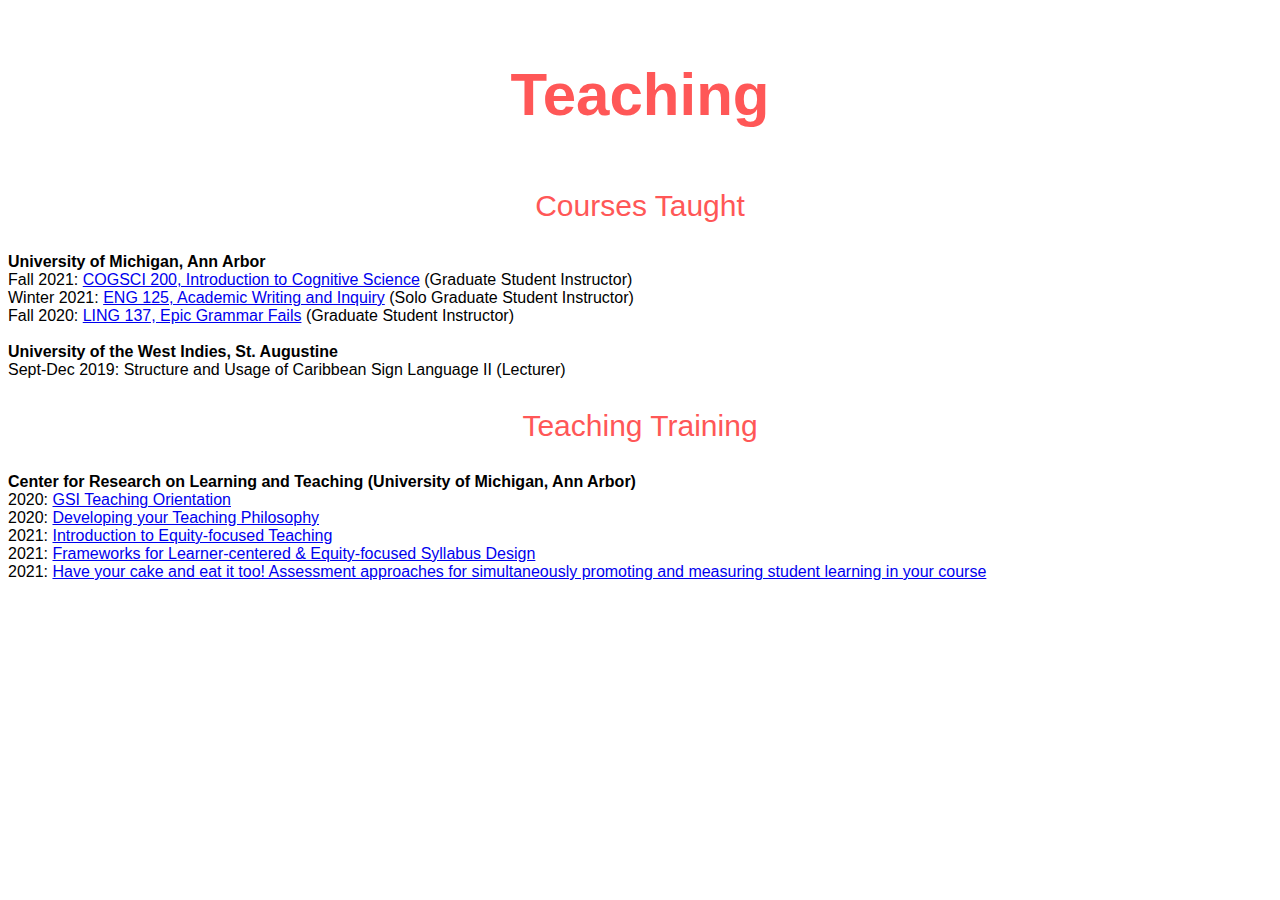
<file: teaching.html>
<!DOCTYPE html>
<html lang="en">
<body style="background-color:white;">
<style>
p {text-align: center;}
    div {
  margin-top: 100px;
  margin-bottom: 50px;
  margin-right: 250px;
  margin-left: 250px;
}

  
<!-- About Me Content -->
  <!-- About Me Section -->
  <div class="w3-container w3-content w3-center w3-padding-30" style="max-width:800px" id="band">
    <style>
    body {font-family: "Assistant:extra-light 200", sans-serif}
    </style>
    <p><font color="#ff5757"><p style="font-size:60px"><b>Teaching</b></font></p>
   
      <style>
    body {font-family: "Assistant:semi-bold 600", sans-serif}
    </style>
    </div>
<p><font color="#ff5757"><p style="font-size:30px">Courses Taught</font></p>
        <b>University of Michigan, Ann Arbor</b>
    <br>    Fall 2021: <a href="https://lsa.umich.edu/weinberginstitute/undergraduates/prospective-students/cogsci-200.html8" target=_blank>COGSCI 200, Introduction to Cognitive Science</font></a> (Graduate Student Instructor)
    <br>    Winter 2021: <a href="https://lsa.umich.edu/english/undergraduate/writing-program/courses/LSA-125.html" target=_blank>ENG 125, Academic Writing and Inquiry</font></a> (Solo Graduate Student Instructor)
    <br>    Fall 2020: <a href="https://lsa.umich.edu/lsa/news-events/all-news/search-news/epic-grammer-failz.html" target=_blank>LING 137, Epic Grammar Fails</font></a> (Graduate Student Instructor)
    
    <br>
        <br><b>University of the West Indies, St. Augustine</b>
    <br>    Sept-Dec 2019: Structure and Usage of Caribbean Sign Language II (Lecturer)
    <br>
    
<p><font color="#ff5757"><p style="font-size:30px">Teaching Training</font></p>
    <b>Center for Research on Learning and Teaching (University of Michigan, Ann Arbor)</b>
    <br>    2020: <a href="https://crlt.umich.edu/event/110978" target=_blank>GSI Teaching Orientation</font></a>
    <br>    2020: <a href="https://crlt.umich.edu/event/116829" target=_blank>Developing your Teaching Philosophy</font></a> 
    <br>    2021: <a href="https://crlt.umich.edu/event/126692" target=_blank>Introduction to Equity-focused Teaching</font></a>
    <br>    2021: <a href="https://crlt.umich.edu/event/126688" target=_blank>Frameworks for Learner-centered & Equity-focused Syllabus Design</font></a> 
    <br>    2021: <a href="https://crlt.umich.edu/event/119211" target=_blank>Have your cake and eat it too! Assessment approaches for simultaneously promoting and measuring student learning in your course</font></a> 
    </p>

  </p>
<!-- End Page Content -->

</p>
</style>
</body>
</html>
</file>
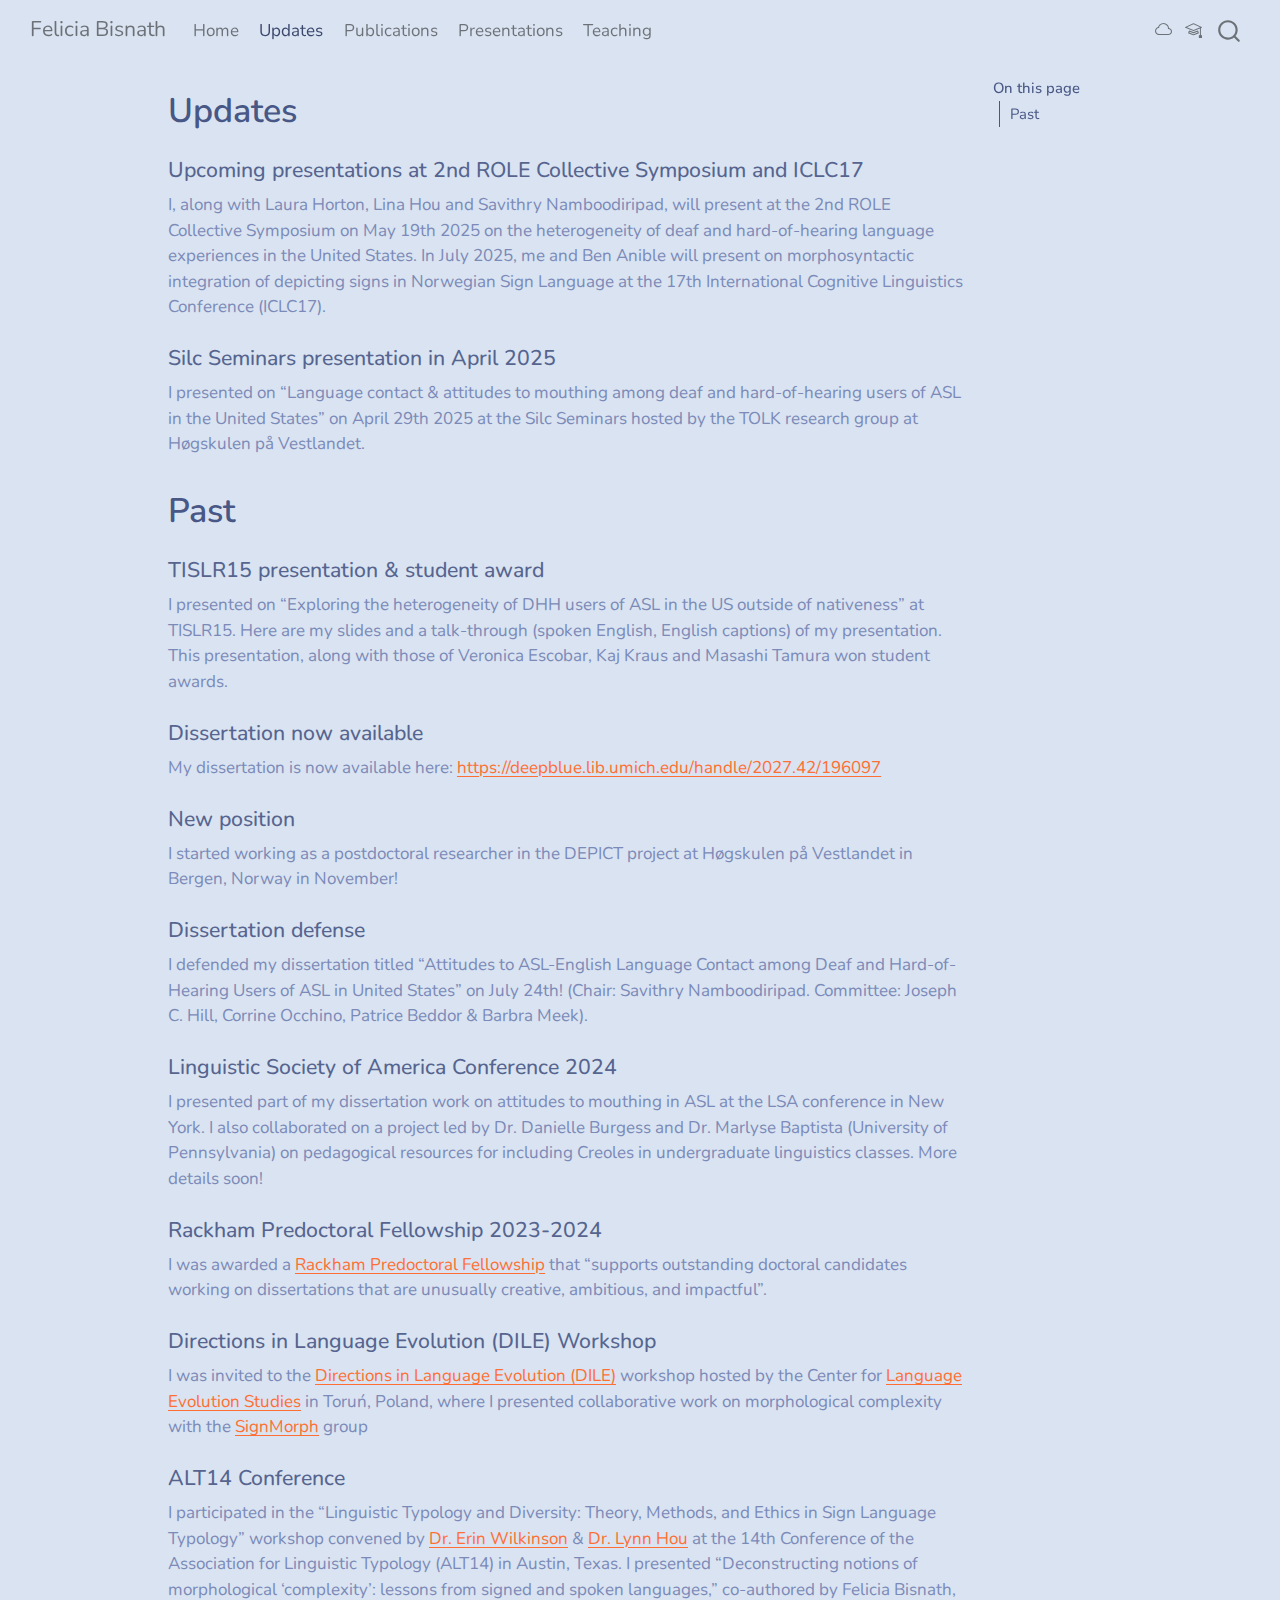
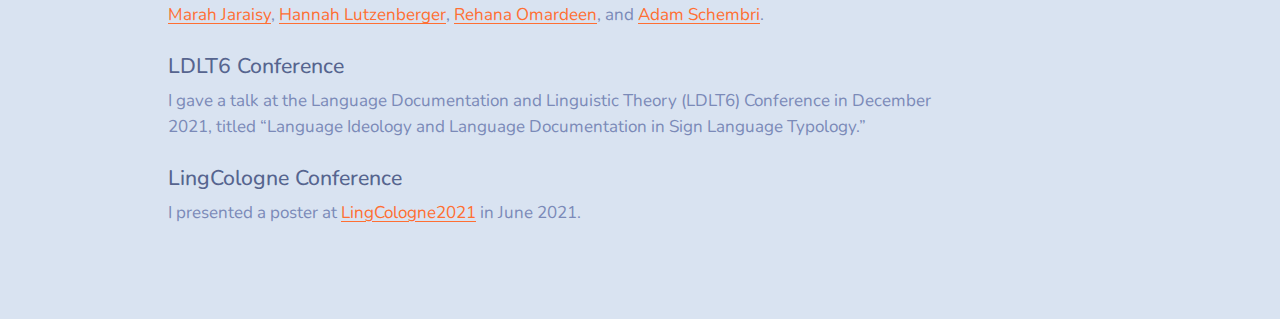
<file: updates.html>
<!DOCTYPE html>
<html xmlns="http://www.w3.org/1999/xhtml" lang="en" xml:lang="en"><head>

<meta charset="utf-8">
<meta name="generator" content="quarto-1.5.57">

<meta name="viewport" content="width=device-width, initial-scale=1.0, user-scalable=yes">


<title>Updates – Felicia Bisnath</title>
<style>
code{white-space: pre-wrap;}
span.smallcaps{font-variant: small-caps;}
div.columns{display: flex; gap: min(4vw, 1.5em);}
div.column{flex: auto; overflow-x: auto;}
div.hanging-indent{margin-left: 1.5em; text-indent: -1.5em;}
ul.task-list{list-style: none;}
ul.task-list li input[type="checkbox"] {
  width: 0.8em;
  margin: 0 0.8em 0.2em -1em; /* quarto-specific, see https://github.com/quarto-dev/quarto-cli/issues/4556 */ 
  vertical-align: middle;
}
</style>


<script src="site_libs/quarto-nav/quarto-nav.js"></script>
<script src="site_libs/clipboard/clipboard.min.js"></script>
<script src="site_libs/quarto-search/autocomplete.umd.js"></script>
<script src="site_libs/quarto-search/fuse.min.js"></script>
<script src="site_libs/quarto-search/quarto-search.js"></script>
<meta name="quarto:offset" content="./">
<script src="site_libs/quarto-html/quarto.js"></script>
<script src="site_libs/quarto-html/popper.min.js"></script>
<script src="site_libs/quarto-html/tippy.umd.min.js"></script>
<script src="site_libs/quarto-html/anchor.min.js"></script>
<link href="site_libs/quarto-html/tippy.css" rel="stylesheet">
<link href="site_libs/quarto-html/quarto-syntax-highlighting.css" rel="stylesheet" id="quarto-text-highlighting-styles">
<script src="site_libs/bootstrap/bootstrap.min.js"></script>
<link href="site_libs/bootstrap/bootstrap-icons.css" rel="stylesheet">
<link href="site_libs/bootstrap/bootstrap.min.css" rel="stylesheet" id="quarto-bootstrap" data-mode="light">
<script id="quarto-search-options" type="application/json">{
  "location": "navbar",
  "copy-button": false,
  "collapse-after": 3,
  "panel-placement": "end",
  "type": "overlay",
  "limit": 50,
  "keyboard-shortcut": [
    "f",
    "/",
    "s"
  ],
  "show-item-context": false,
  "language": {
    "search-no-results-text": "No results",
    "search-matching-documents-text": "matching documents",
    "search-copy-link-title": "Copy link to search",
    "search-hide-matches-text": "Hide additional matches",
    "search-more-match-text": "more match in this document",
    "search-more-matches-text": "more matches in this document",
    "search-clear-button-title": "Clear",
    "search-text-placeholder": "",
    "search-detached-cancel-button-title": "Cancel",
    "search-submit-button-title": "Submit",
    "search-label": "Search"
  }
}</script>


<link rel="stylesheet" href="styles.css">
</head>

<body class="nav-fixed">

<div id="quarto-search-results"></div>
  <header id="quarto-header" class="headroom fixed-top">
    <nav class="navbar navbar-expand-lg " data-bs-theme="dark">
      <div class="navbar-container container-fluid">
      <div class="navbar-brand-container mx-auto">
    <a class="navbar-brand" href="./index.html">
    <span class="navbar-title">Felicia Bisnath</span>
    </a>
  </div>
            <div id="quarto-search" class="" title="Search"></div>
          <button class="navbar-toggler" type="button" data-bs-toggle="collapse" data-bs-target="#navbarCollapse" aria-controls="navbarCollapse" role="menu" aria-expanded="false" aria-label="Toggle navigation" onclick="if (window.quartoToggleHeadroom) { window.quartoToggleHeadroom(); }">
  <span class="navbar-toggler-icon"></span>
</button>
          <div class="collapse navbar-collapse" id="navbarCollapse">
            <ul class="navbar-nav navbar-nav-scroll me-auto">
  <li class="nav-item">
    <a class="nav-link" href="./index.html"> 
<span class="menu-text">Home</span></a>
  </li>  
  <li class="nav-item">
    <a class="nav-link active" href="./updates.html" aria-current="page"> 
<span class="menu-text">Updates</span></a>
  </li>  
  <li class="nav-item">
    <a class="nav-link" href="./publications.html"> 
<span class="menu-text">Publications</span></a>
  </li>  
  <li class="nav-item">
    <a class="nav-link" href="./presentations.html"> 
<span class="menu-text">Presentations</span></a>
  </li>  
  <li class="nav-item">
    <a class="nav-link" href="./teaching.html"> 
<span class="menu-text">Teaching</span></a>
  </li>  
</ul>
          </div> <!-- /navcollapse -->
            <div class="quarto-navbar-tools">
    <a href="https://bsky.app/profile/fbisnath.bsky.social" title="" class="quarto-navigation-tool px-1" aria-label=""><i class="bi bi-cloud"></i></a>
    <a href="https://www.hvl.no/en/employee/?user=Felicia.Bisnath" title="" class="quarto-navigation-tool px-1" aria-label=""><i class="bi bi-mortarboard"></i></a>
</div>
      </div> <!-- /container-fluid -->
    </nav>
</header>
<!-- content -->
<div id="quarto-content" class="quarto-container page-columns page-rows-contents page-layout-article page-navbar">
<!-- sidebar -->
<!-- margin-sidebar -->
    <div id="quarto-margin-sidebar" class="sidebar margin-sidebar">
        <nav id="TOC" role="doc-toc" class="toc-active">
    <h2 id="toc-title">On this page</h2>
   
  <ul>
  <li><a href="#past" id="toc-past" class="nav-link active" data-scroll-target="#past">Past</a></li>
  </ul>
</nav>
    </div>
<!-- main -->
<main class="content" id="quarto-document-content">

<header id="title-block-header" class="quarto-title-block default">
<div class="quarto-title">
<h1 class="title">Updates</h1>
</div>



<div class="quarto-title-meta">

    
  
    
  </div>
  


</header>


<section id="upcoming-presentations-at-2nd-role-collective-symposium-and-iclc17" class="level4">
<h4 class="anchored" data-anchor-id="upcoming-presentations-at-2nd-role-collective-symposium-and-iclc17">Upcoming presentations at 2nd ROLE Collective Symposium and ICLC17</h4>
<p>I, along with Laura Horton, Lina Hou and Savithry Namboodiripad, will present at the 2nd ROLE Collective Symposium on May 19th 2025 on the heterogeneity of deaf and hard-of-hearing language experiences in the United States. In July 2025, me and Ben Anible will present on morphosyntactic integration of depicting signs in Norwegian Sign Language at the 17th International Cognitive Linguistics Conference (ICLC17).</p>
</section>
<section id="silc-seminars-presentation-in-april-2025" class="level4">
<h4 class="anchored" data-anchor-id="silc-seminars-presentation-in-april-2025">Silc Seminars presentation in April 2025</h4>
<p>I presented on “Language contact &amp; attitudes to mouthing among deaf and hard-of-hearing users of ASL in the United States” on April 29th 2025 at the Silc Seminars hosted by the TOLK research group at Høgskulen på Vestlandet.</p>
</section>
<section id="past" class="level1">
<h1>Past</h1>
<section id="tislr15-presentation-student-award" class="level4">
<h4 class="anchored" data-anchor-id="tislr15-presentation-student-award">TISLR15 presentation &amp; student award</h4>
<p>I presented on “Exploring the heterogeneity of DHH users of ASL in the US outside of nativeness” at TISLR15. Here are my slides and a talk-through (spoken English, English captions) of my presentation. This presentation, along with those of Veronica Escobar, Kaj Kraus and Masashi Tamura won student awards.</p>
</section>
<section id="dissertation-now-available" class="level4">
<h4 class="anchored" data-anchor-id="dissertation-now-available">Dissertation now available</h4>
<p>My dissertation is now available here: <a href="https://deepblue.lib.umich.edu/handle/2027.42/196097" class="uri">https://deepblue.lib.umich.edu/handle/2027.42/196097</a></p>
</section>
<section id="new-position" class="level4">
<h4 class="anchored" data-anchor-id="new-position">New position</h4>
<p>I started working as a postdoctoral researcher in the DEPICT project at Høgskulen på Vestlandet in Bergen, Norway in November!</p>
</section>
<section id="dissertation-defense" class="level4">
<h4 class="anchored" data-anchor-id="dissertation-defense">Dissertation defense</h4>
<p>I defended my dissertation titled “Attitudes to ASL-English Language Contact among Deaf and Hard-of-Hearing Users of ASL in United States” on July 24th! (Chair: Savithry Namboodiripad. Committee: Joseph C. Hill, Corrine Occhino, Patrice Beddor &amp; Barbra Meek).</p>
</section>
<section id="linguistic-society-of-america-conference-2024" class="level4">
<h4 class="anchored" data-anchor-id="linguistic-society-of-america-conference-2024">Linguistic Society of America Conference 2024</h4>
<p>I presented part of my dissertation work on attitudes to mouthing in ASL at the LSA conference in New York. I also collaborated on a project led by Dr.&nbsp;Danielle Burgess and Dr.&nbsp;Marlyse Baptista (University of Pennsylvania) on pedagogical resources for including Creoles in undergraduate linguistics classes. More details soon!</p>
</section>
<section id="rackham-predoctoral-fellowship-2023-2024" class="level4">
<h4 class="anchored" data-anchor-id="rackham-predoctoral-fellowship-2023-2024">Rackham Predoctoral Fellowship 2023-2024</h4>
<p>I was awarded a <a href="https://rackham.umich.edu/discover-rackham/announcing-the-2023-2024-rackham-predoctoral-fellowship-awards/">Rackham Predoctoral Fellowship</a> that “supports outstanding doctoral candidates working on dissertations that are unusually creative, ambitious, and impactful”.</p>
</section>
<section id="directions-in-language-evolution-dile-workshop" class="level4">
<h4 class="anchored" data-anchor-id="directions-in-language-evolution-dile-workshop">Directions in Language Evolution (DILE) Workshop</h4>
<p>I was invited to the <a href="https://cles.umk.pl/conferences-events/dile2023/"> Directions in Language Evolution (DILE)</a> workshop hosted by the Center for <a href="https://cles.umk.pl">Language Evolution Studies</a> in Toruń, Poland, where I presented collaborative work on morphological complexity with the <a href="https://www.signmorph.net/home">SignMorph</a> group</p>
</section>
<section id="alt14-conference" class="level4">
<h4 class="anchored" data-anchor-id="alt14-conference">ALT14 Conference</h4>
<p>I participated in the “Linguistic Typology and Diversity: Theory, Methods, and Ethics in Sign Language Typology” workshop convened by <a href="http://ling.unm.edu/about/people/faculty/erin-wilkinson.html">Dr.&nbsp;Erin Wilkinson</a> &amp; <a href="https://sites.google.com/view/linasigns/about">Dr.&nbsp;Lynn Hou</a> at the 14th Conference of the Association for Linguistic Typology (ALT14) in Austin, Texas. I presented “Deconstructing notions of morphological ‘complexity’: lessons from signed and spoken languages,” co-authored by Felicia Bisnath, <a href="https://www.birmingham.ac.uk/schools/edacs/departments/englishlanguage/research/postgraduateresearch/profiles/jaraisy-marah.aspx">Marah Jaraisy</a>, <a href="https://www.birmingham.ac.uk/schools/edacs/departments/englishlanguage/staff/profile.aspx?ReferenceId=195281">Hannah Lutzenberger</a>, <a href="https://romardeen.github.io">Rehana Omardeen</a>, and <a href="https://sites.google.com/view/adamcschembri/home">Adam Schembri</a>.</p>
</section>
<section id="ldlt6-conference" class="level4">
<h4 class="anchored" data-anchor-id="ldlt6-conference">LDLT6 Conference</h4>
<p>I gave a talk at the Language Documentation and Linguistic Theory (LDLT6) Conference in December 2021, titled “Language Ideology and Language Documentation in Sign Language Typology.”</p>
<!-- You can find the <a href="https://www.youtube.com/watch?v=7QSzctMuyo4">video</a>, <a href="bisnath-felicia_ldlt6.pdf">slides</a>, and <a href="bisnath-felicia_ldlt6_abstract-updated.pdf">abstract</a> here. -->
</section>
<section id="lingcologne-conference" class="level4">
<h4 class="anchored" data-anchor-id="lingcologne-conference">LingCologne Conference</h4>
<p>I presented a poster at <a href="https://lingcologne.uni-koeln.de">LingCologne2021</a> in June 2021.</p>


</section>
</section>

</main> <!-- /main -->
<script id="quarto-html-after-body" type="application/javascript">
window.document.addEventListener("DOMContentLoaded", function (event) {
  const toggleBodyColorMode = (bsSheetEl) => {
    const mode = bsSheetEl.getAttribute("data-mode");
    const bodyEl = window.document.querySelector("body");
    if (mode === "dark") {
      bodyEl.classList.add("quarto-dark");
      bodyEl.classList.remove("quarto-light");
    } else {
      bodyEl.classList.add("quarto-light");
      bodyEl.classList.remove("quarto-dark");
    }
  }
  const toggleBodyColorPrimary = () => {
    const bsSheetEl = window.document.querySelector("link#quarto-bootstrap");
    if (bsSheetEl) {
      toggleBodyColorMode(bsSheetEl);
    }
  }
  toggleBodyColorPrimary();  
  const icon = "";
  const anchorJS = new window.AnchorJS();
  anchorJS.options = {
    placement: 'right',
    icon: icon
  };
  anchorJS.add('.anchored');
  const isCodeAnnotation = (el) => {
    for (const clz of el.classList) {
      if (clz.startsWith('code-annotation-')) {                     
        return true;
      }
    }
    return false;
  }
  const onCopySuccess = function(e) {
    // button target
    const button = e.trigger;
    // don't keep focus
    button.blur();
    // flash "checked"
    button.classList.add('code-copy-button-checked');
    var currentTitle = button.getAttribute("title");
    button.setAttribute("title", "Copied!");
    let tooltip;
    if (window.bootstrap) {
      button.setAttribute("data-bs-toggle", "tooltip");
      button.setAttribute("data-bs-placement", "left");
      button.setAttribute("data-bs-title", "Copied!");
      tooltip = new bootstrap.Tooltip(button, 
        { trigger: "manual", 
          customClass: "code-copy-button-tooltip",
          offset: [0, -8]});
      tooltip.show();    
    }
    setTimeout(function() {
      if (tooltip) {
        tooltip.hide();
        button.removeAttribute("data-bs-title");
        button.removeAttribute("data-bs-toggle");
        button.removeAttribute("data-bs-placement");
      }
      button.setAttribute("title", currentTitle);
      button.classList.remove('code-copy-button-checked');
    }, 1000);
    // clear code selection
    e.clearSelection();
  }
  const getTextToCopy = function(trigger) {
      const codeEl = trigger.previousElementSibling.cloneNode(true);
      for (const childEl of codeEl.children) {
        if (isCodeAnnotation(childEl)) {
          childEl.remove();
        }
      }
      return codeEl.innerText;
  }
  const clipboard = new window.ClipboardJS('.code-copy-button:not([data-in-quarto-modal])', {
    text: getTextToCopy
  });
  clipboard.on('success', onCopySuccess);
  if (window.document.getElementById('quarto-embedded-source-code-modal')) {
    // For code content inside modals, clipBoardJS needs to be initialized with a container option
    // TODO: Check when it could be a function (https://github.com/zenorocha/clipboard.js/issues/860)
    const clipboardModal = new window.ClipboardJS('.code-copy-button[data-in-quarto-modal]', {
      text: getTextToCopy,
      container: window.document.getElementById('quarto-embedded-source-code-modal')
    });
    clipboardModal.on('success', onCopySuccess);
  }
    var localhostRegex = new RegExp(/^(?:http|https):\/\/localhost\:?[0-9]*\//);
    var mailtoRegex = new RegExp(/^mailto:/);
      var filterRegex = new RegExp('/' + window.location.host + '/');
    var isInternal = (href) => {
        return filterRegex.test(href) || localhostRegex.test(href) || mailtoRegex.test(href);
    }
    // Inspect non-navigation links and adorn them if external
 	var links = window.document.querySelectorAll('a[href]:not(.nav-link):not(.navbar-brand):not(.toc-action):not(.sidebar-link):not(.sidebar-item-toggle):not(.pagination-link):not(.no-external):not([aria-hidden]):not(.dropdown-item):not(.quarto-navigation-tool):not(.about-link)');
    for (var i=0; i<links.length; i++) {
      const link = links[i];
      if (!isInternal(link.href)) {
        // undo the damage that might have been done by quarto-nav.js in the case of
        // links that we want to consider external
        if (link.dataset.originalHref !== undefined) {
          link.href = link.dataset.originalHref;
        }
          // target, if specified
          link.setAttribute("target", "_blank");
          if (link.getAttribute("rel") === null) {
            link.setAttribute("rel", "noopener");
          }
      }
    }
  function tippyHover(el, contentFn, onTriggerFn, onUntriggerFn) {
    const config = {
      allowHTML: true,
      maxWidth: 500,
      delay: 100,
      arrow: false,
      appendTo: function(el) {
          return el.parentElement;
      },
      interactive: true,
      interactiveBorder: 10,
      theme: 'quarto',
      placement: 'bottom-start',
    };
    if (contentFn) {
      config.content = contentFn;
    }
    if (onTriggerFn) {
      config.onTrigger = onTriggerFn;
    }
    if (onUntriggerFn) {
      config.onUntrigger = onUntriggerFn;
    }
    window.tippy(el, config); 
  }
  const noterefs = window.document.querySelectorAll('a[role="doc-noteref"]');
  for (var i=0; i<noterefs.length; i++) {
    const ref = noterefs[i];
    tippyHover(ref, function() {
      // use id or data attribute instead here
      let href = ref.getAttribute('data-footnote-href') || ref.getAttribute('href');
      try { href = new URL(href).hash; } catch {}
      const id = href.replace(/^#\/?/, "");
      const note = window.document.getElementById(id);
      if (note) {
        return note.innerHTML;
      } else {
        return "";
      }
    });
  }
  const xrefs = window.document.querySelectorAll('a.quarto-xref');
  const processXRef = (id, note) => {
    // Strip column container classes
    const stripColumnClz = (el) => {
      el.classList.remove("page-full", "page-columns");
      if (el.children) {
        for (const child of el.children) {
          stripColumnClz(child);
        }
      }
    }
    stripColumnClz(note)
    if (id === null || id.startsWith('sec-')) {
      // Special case sections, only their first couple elements
      const container = document.createElement("div");
      if (note.children && note.children.length > 2) {
        container.appendChild(note.children[0].cloneNode(true));
        for (let i = 1; i < note.children.length; i++) {
          const child = note.children[i];
          if (child.tagName === "P" && child.innerText === "") {
            continue;
          } else {
            container.appendChild(child.cloneNode(true));
            break;
          }
        }
        if (window.Quarto?.typesetMath) {
          window.Quarto.typesetMath(container);
        }
        return container.innerHTML
      } else {
        if (window.Quarto?.typesetMath) {
          window.Quarto.typesetMath(note);
        }
        return note.innerHTML;
      }
    } else {
      // Remove any anchor links if they are present
      const anchorLink = note.querySelector('a.anchorjs-link');
      if (anchorLink) {
        anchorLink.remove();
      }
      if (window.Quarto?.typesetMath) {
        window.Quarto.typesetMath(note);
      }
      // TODO in 1.5, we should make sure this works without a callout special case
      if (note.classList.contains("callout")) {
        return note.outerHTML;
      } else {
        return note.innerHTML;
      }
    }
  }
  for (var i=0; i<xrefs.length; i++) {
    const xref = xrefs[i];
    tippyHover(xref, undefined, function(instance) {
      instance.disable();
      let url = xref.getAttribute('href');
      let hash = undefined; 
      if (url.startsWith('#')) {
        hash = url;
      } else {
        try { hash = new URL(url).hash; } catch {}
      }
      if (hash) {
        const id = hash.replace(/^#\/?/, "");
        const note = window.document.getElementById(id);
        if (note !== null) {
          try {
            const html = processXRef(id, note.cloneNode(true));
            instance.setContent(html);
          } finally {
            instance.enable();
            instance.show();
          }
        } else {
          // See if we can fetch this
          fetch(url.split('#')[0])
          .then(res => res.text())
          .then(html => {
            const parser = new DOMParser();
            const htmlDoc = parser.parseFromString(html, "text/html");
            const note = htmlDoc.getElementById(id);
            if (note !== null) {
              const html = processXRef(id, note);
              instance.setContent(html);
            } 
          }).finally(() => {
            instance.enable();
            instance.show();
          });
        }
      } else {
        // See if we can fetch a full url (with no hash to target)
        // This is a special case and we should probably do some content thinning / targeting
        fetch(url)
        .then(res => res.text())
        .then(html => {
          const parser = new DOMParser();
          const htmlDoc = parser.parseFromString(html, "text/html");
          const note = htmlDoc.querySelector('main.content');
          if (note !== null) {
            // This should only happen for chapter cross references
            // (since there is no id in the URL)
            // remove the first header
            if (note.children.length > 0 && note.children[0].tagName === "HEADER") {
              note.children[0].remove();
            }
            const html = processXRef(null, note);
            instance.setContent(html);
          } 
        }).finally(() => {
          instance.enable();
          instance.show();
        });
      }
    }, function(instance) {
    });
  }
      let selectedAnnoteEl;
      const selectorForAnnotation = ( cell, annotation) => {
        let cellAttr = 'data-code-cell="' + cell + '"';
        let lineAttr = 'data-code-annotation="' +  annotation + '"';
        const selector = 'span[' + cellAttr + '][' + lineAttr + ']';
        return selector;
      }
      const selectCodeLines = (annoteEl) => {
        const doc = window.document;
        const targetCell = annoteEl.getAttribute("data-target-cell");
        const targetAnnotation = annoteEl.getAttribute("data-target-annotation");
        const annoteSpan = window.document.querySelector(selectorForAnnotation(targetCell, targetAnnotation));
        const lines = annoteSpan.getAttribute("data-code-lines").split(",");
        const lineIds = lines.map((line) => {
          return targetCell + "-" + line;
        })
        let top = null;
        let height = null;
        let parent = null;
        if (lineIds.length > 0) {
            //compute the position of the single el (top and bottom and make a div)
            const el = window.document.getElementById(lineIds[0]);
            top = el.offsetTop;
            height = el.offsetHeight;
            parent = el.parentElement.parentElement;
          if (lineIds.length > 1) {
            const lastEl = window.document.getElementById(lineIds[lineIds.length - 1]);
            const bottom = lastEl.offsetTop + lastEl.offsetHeight;
            height = bottom - top;
          }
          if (top !== null && height !== null && parent !== null) {
            // cook up a div (if necessary) and position it 
            let div = window.document.getElementById("code-annotation-line-highlight");
            if (div === null) {
              div = window.document.createElement("div");
              div.setAttribute("id", "code-annotation-line-highlight");
              div.style.position = 'absolute';
              parent.appendChild(div);
            }
            div.style.top = top - 2 + "px";
            div.style.height = height + 4 + "px";
            div.style.left = 0;
            let gutterDiv = window.document.getElementById("code-annotation-line-highlight-gutter");
            if (gutterDiv === null) {
              gutterDiv = window.document.createElement("div");
              gutterDiv.setAttribute("id", "code-annotation-line-highlight-gutter");
              gutterDiv.style.position = 'absolute';
              const codeCell = window.document.getElementById(targetCell);
              const gutter = codeCell.querySelector('.code-annotation-gutter');
              gutter.appendChild(gutterDiv);
            }
            gutterDiv.style.top = top - 2 + "px";
            gutterDiv.style.height = height + 4 + "px";
          }
          selectedAnnoteEl = annoteEl;
        }
      };
      const unselectCodeLines = () => {
        const elementsIds = ["code-annotation-line-highlight", "code-annotation-line-highlight-gutter"];
        elementsIds.forEach((elId) => {
          const div = window.document.getElementById(elId);
          if (div) {
            div.remove();
          }
        });
        selectedAnnoteEl = undefined;
      };
        // Handle positioning of the toggle
    window.addEventListener(
      "resize",
      throttle(() => {
        elRect = undefined;
        if (selectedAnnoteEl) {
          selectCodeLines(selectedAnnoteEl);
        }
      }, 10)
    );
    function throttle(fn, ms) {
    let throttle = false;
    let timer;
      return (...args) => {
        if(!throttle) { // first call gets through
            fn.apply(this, args);
            throttle = true;
        } else { // all the others get throttled
            if(timer) clearTimeout(timer); // cancel #2
            timer = setTimeout(() => {
              fn.apply(this, args);
              timer = throttle = false;
            }, ms);
        }
      };
    }
      // Attach click handler to the DT
      const annoteDls = window.document.querySelectorAll('dt[data-target-cell]');
      for (const annoteDlNode of annoteDls) {
        annoteDlNode.addEventListener('click', (event) => {
          const clickedEl = event.target;
          if (clickedEl !== selectedAnnoteEl) {
            unselectCodeLines();
            const activeEl = window.document.querySelector('dt[data-target-cell].code-annotation-active');
            if (activeEl) {
              activeEl.classList.remove('code-annotation-active');
            }
            selectCodeLines(clickedEl);
            clickedEl.classList.add('code-annotation-active');
          } else {
            // Unselect the line
            unselectCodeLines();
            clickedEl.classList.remove('code-annotation-active');
          }
        });
      }
  const findCites = (el) => {
    const parentEl = el.parentElement;
    if (parentEl) {
      const cites = parentEl.dataset.cites;
      if (cites) {
        return {
          el,
          cites: cites.split(' ')
        };
      } else {
        return findCites(el.parentElement)
      }
    } else {
      return undefined;
    }
  };
  var bibliorefs = window.document.querySelectorAll('a[role="doc-biblioref"]');
  for (var i=0; i<bibliorefs.length; i++) {
    const ref = bibliorefs[i];
    const citeInfo = findCites(ref);
    if (citeInfo) {
      tippyHover(citeInfo.el, function() {
        var popup = window.document.createElement('div');
        citeInfo.cites.forEach(function(cite) {
          var citeDiv = window.document.createElement('div');
          citeDiv.classList.add('hanging-indent');
          citeDiv.classList.add('csl-entry');
          var biblioDiv = window.document.getElementById('ref-' + cite);
          if (biblioDiv) {
            citeDiv.innerHTML = biblioDiv.innerHTML;
          }
          popup.appendChild(citeDiv);
        });
        return popup.innerHTML;
      });
    }
  }
});
</script>
</div> <!-- /content -->




</body></html>
</file>
<file: html5up-hyperspace/assets/css/noscript.css>
/*
	Hyperspace by HTML5 UP
	html5up.net | @ajlkn
	Free for personal and commercial use under the CCA 3.0 license (html5up.net/license)
*/

/* Spotlights */

	.spotlights > section > .image:before {
		opacity: 0 !important;
	}

	.spotlights > section > .content > .inner {
		-moz-transform: none !important;
		-webkit-transform: none !important;
		-ms-transform: none !important;
		transform: none !important;
		opacity: 1 !important;
	}

/* Wrapper */

	.wrapper > .inner {
		opacity: 1 !important;
		-moz-transform: none !important;
		-webkit-transform: none !important;
		-ms-transform: none !important;
		transform: none !important;
	}

/* Sidebar */

	#sidebar > .inner {
		opacity: 1 !important;
	}

	#sidebar nav > ul > li {
		-moz-transform: none !important;
		-webkit-transform: none !important;
		-ms-transform: none !important;
		transform: none !important;
		opacity: 1 !important;
	}
</file>
<file: site_libs/quarto-html/tippy.css>
.tippy-box[data-animation=fade][data-state=hidden]{opacity:0}[data-tippy-root]{max-width:calc(100vw - 10px)}.tippy-box{position:relative;background-color:#333;color:#fff;border-radius:4px;font-size:14px;line-height:1.4;white-space:normal;outline:0;transition-property:transform,visibility,opacity}.tippy-box[data-placement^=top]>.tippy-arrow{bottom:0}.tippy-box[data-placement^=top]>.tippy-arrow:before{bottom:-7px;left:0;border-width:8px 8px 0;border-top-color:initial;transform-origin:center top}.tippy-box[data-placement^=bottom]>.tippy-arrow{top:0}.tippy-box[data-placement^=bottom]>.tippy-arrow:before{top:-7px;left:0;border-width:0 8px 8px;border-bottom-color:initial;transform-origin:center bottom}.tippy-box[data-placement^=left]>.tippy-arrow{right:0}.tippy-box[data-placement^=left]>.tippy-arrow:before{border-width:8px 0 8px 8px;border-left-color:initial;right:-7px;transform-origin:center left}.tippy-box[data-placement^=right]>.tippy-arrow{left:0}.tippy-box[data-placement^=right]>.tippy-arrow:before{left:-7px;border-width:8px 8px 8px 0;border-right-color:initial;transform-origin:center right}.tippy-box[data-inertia][data-state=visible]{transition-timing-function:cubic-bezier(.54,1.5,.38,1.11)}.tippy-arrow{width:16px;height:16px;color:#333}.tippy-arrow:before{content:"";position:absolute;border-color:transparent;border-style:solid}.tippy-content{position:relative;padding:5px 9px;z-index:1}
</file>
<file: site_libs/quarto-html/quarto-syntax-highlighting.css>
/* quarto syntax highlight colors */
:root {
  --quarto-hl-ot-color: #003B4F;
  --quarto-hl-at-color: #657422;
  --quarto-hl-ss-color: #20794D;
  --quarto-hl-an-color: #5E5E5E;
  --quarto-hl-fu-color: #4758AB;
  --quarto-hl-st-color: #20794D;
  --quarto-hl-cf-color: #003B4F;
  --quarto-hl-op-color: #5E5E5E;
  --quarto-hl-er-color: #AD0000;
  --quarto-hl-bn-color: #AD0000;
  --quarto-hl-al-color: #AD0000;
  --quarto-hl-va-color: #111111;
  --quarto-hl-bu-color: inherit;
  --quarto-hl-ex-color: inherit;
  --quarto-hl-pp-color: #AD0000;
  --quarto-hl-in-color: #5E5E5E;
  --quarto-hl-vs-color: #20794D;
  --quarto-hl-wa-color: #5E5E5E;
  --quarto-hl-do-color: #5E5E5E;
  --quarto-hl-im-color: #00769E;
  --quarto-hl-ch-color: #20794D;
  --quarto-hl-dt-color: #AD0000;
  --quarto-hl-fl-color: #AD0000;
  --quarto-hl-co-color: #5E5E5E;
  --quarto-hl-cv-color: #5E5E5E;
  --quarto-hl-cn-color: #8f5902;
  --quarto-hl-sc-color: #5E5E5E;
  --quarto-hl-dv-color: #AD0000;
  --quarto-hl-kw-color: #003B4F;
}

/* other quarto variables */
:root {
  --quarto-font-monospace: SFMono-Regular, Menlo, Monaco, Consolas, "Liberation Mono", "Courier New", monospace;
}

pre > code.sourceCode > span {
  color: #003B4F;
}

code span {
  color: #003B4F;
}

code.sourceCode > span {
  color: #003B4F;
}

div.sourceCode,
div.sourceCode pre.sourceCode {
  color: #003B4F;
}

code span.ot {
  color: #003B4F;
  font-style: inherit;
}

code span.at {
  color: #657422;
  font-style: inherit;
}

code span.ss {
  color: #20794D;
  font-style: inherit;
}

code span.an {
  color: #5E5E5E;
  font-style: inherit;
}

code span.fu {
  color: #4758AB;
  font-style: inherit;
}

code span.st {
  color: #20794D;
  font-style: inherit;
}

code span.cf {
  color: #003B4F;
  font-weight: bold;
  font-style: inherit;
}

code span.op {
  color: #5E5E5E;
  font-style: inherit;
}

code span.er {
  color: #AD0000;
  font-style: inherit;
}

code span.bn {
  color: #AD0000;
  font-style: inherit;
}

code span.al {
  color: #AD0000;
  font-style: inherit;
}

code span.va {
  color: #111111;
  font-style: inherit;
}

code span.bu {
  font-style: inherit;
}

code span.ex {
  font-style: inherit;
}

code span.pp {
  color: #AD0000;
  font-style: inherit;
}

code span.in {
  color: #5E5E5E;
  font-style: inherit;
}

code span.vs {
  color: #20794D;
  font-style: inherit;
}

code span.wa {
  color: #5E5E5E;
  font-style: italic;
}

code span.do {
  color: #5E5E5E;
  font-style: italic;
}

code span.im {
  color: #00769E;
  font-style: inherit;
}

code span.ch {
  color: #20794D;
  font-style: inherit;
}

code span.dt {
  color: #AD0000;
  font-style: inherit;
}

code span.fl {
  color: #AD0000;
  font-style: inherit;
}

code span.co {
  color: #5E5E5E;
  font-style: inherit;
}

code span.cv {
  color: #5E5E5E;
  font-style: italic;
}

code span.cn {
  color: #8f5902;
  font-style: inherit;
}

code span.sc {
  color: #5E5E5E;
  font-style: inherit;
}

code span.dv {
  color: #AD0000;
  font-style: inherit;
}

code span.kw {
  color: #003B4F;
  font-weight: bold;
  font-style: inherit;
}

.prevent-inlining {
  content: "</";
}

/*# sourceMappingURL=debc5d5d77c3f9108843748ff7464032.css.map */
</file>
<file: styles.css>
/* css styles */
</file>
<file: assets/css/noscript.css>
/*
	Hyperspace by HTML5 UP
	html5up.net | @ajlkn
	Free for personal and commercial use under the CCA 3.0 license (html5up.net/license)
*/

/* Spotlights */

	.spotlights > section > .image:before {
		opacity: 0 !important;
	}

	.spotlights > section > .content > .inner {
		-moz-transform: none !important;
		-webkit-transform: none !important;
		-ms-transform: none !important;
		transform: none !important;
		opacity: 1 !important;
	}

/* Wrapper */

	.wrapper > .inner {
		opacity: 1 !important;
		-moz-transform: none !important;
		-webkit-transform: none !important;
		-ms-transform: none !important;
		transform: none !important;
	}

/* Sidebar */

	#sidebar > .inner {
		opacity: 1 !important;
	}

	#sidebar nav > ul > li {
		-moz-transform: none !important;
		-webkit-transform: none !important;
		-ms-transform: none !important;
		transform: none !important;
		opacity: 1 !important;
	}
</file>
<file: html5up-hyperspace/assets/css/main.css>
@import url(fontawesome-all.min.css);

/*
	Hyperspace by HTML5 UP
	html5up.net | @ajlkn
	Free for personal and commercial use under the CCA 3.0 license (html5up.net/license)
*/

html, body, div, span, applet, object,
iframe, h1, h2, h3, h4, h5, h6, p, blockquote,
pre, a, abbr, acronym, address, big, cite,
code, del, dfn, em, img, ins, kbd, q, s, samp,
small, strike, strong, sub, sup, tt, var, b,
u, i, center, dl, dt, dd, ol, ul, li, fieldset,
form, label, legend, table, caption, tbody,
tfoot, thead, tr, th, td, article, aside,
canvas, details, embed, figure, figcaption,
footer, header, hgroup, menu, nav, output, ruby,
section, summary, time, mark, audio, video {
	margin: 0;
	padding: 0;
	border: 0;
	font-size: 100%;
	font: inherit;
	vertical-align: baseline;}

article, aside, details, figcaption, figure,
footer, header, hgroup, menu, nav, section {
	display: block;}

body {
	line-height: 1;
}

ol, ul {
	list-style: none;
}

blockquote, q {
	quotes: none;
}

	blockquote:before, blockquote:after, q:before, q:after {
		content: '';
		content: none;
	}

table {
	border-collapse: collapse;
	border-spacing: 0;
}

body {
	-webkit-text-size-adjust: none;
}

mark {
	background-color: transparent;
	color: inherit;
}

input::-moz-focus-inner {
	border: 0;
	padding: 0;
}

input, select, textarea {
	-moz-appearance: none;
	-webkit-appearance: none;
	-ms-appearance: none;
	appearance: none;
}

/* Basic */

	@-ms-viewport {
		width: device-width;
	}

	body {
		-ms-overflow-style: scrollbar;
	}

	@media screen and (max-width: 480px) {

		html, body {
			min-width: 320px;
		}

	}

	html {
		box-sizing: border-box;
	}

	*, *:before, *:after {
		box-sizing: inherit;
	}

	body {
		background: #312450;
	}

		body.is-preload *, body.is-preload *:before, body.is-preload *:after {
			-moz-animation: none !important;
			-webkit-animation: none !important;
			-ms-animation: none !important;
			animation: none !important;
			-moz-transition: none !important;
			-webkit-transition: none !important;
			-ms-transition: none !important;
			transition: none !important;
		}

/* Type */

	body, input, select, textarea {
		color: rgba(255, 255, 255, 0.55);
		font-family: Arial, Helvetica, sans-serif;
		font-size: 16.5pt;
		font-weight: normal;
		line-height: 1.75;
	}

		@media screen and (max-width: 1680px) {

			body, input, select, textarea {
				font-size: 13pt;
			}

		}

		@media screen and (max-width: 1280px) {

			body, input, select, textarea {
				font-size: 12pt;
			}

		}

		@media screen and (max-width: 360px) {

			body, input, select, textarea {
				font-size: 11pt;
			}

		}

	a {
		-moz-transition: color 0.2s ease, border-bottom-color 0.2s ease;
		-webkit-transition: color 0.2s ease, border-bottom-color 0.2s ease;
		-ms-transition: color 0.2s ease, border-bottom-color 0.2s ease;
		transition: color 0.2s ease, border-bottom-color 0.2s ease;
		border-bottom: dotted 1px rgba(255, 255, 255, 0.35);
		color: inherit;
		text-decoration: none;
	}

		a:hover {
			border-bottom-color: transparent;
			color: #ffffff;
		}

	strong, b {
		color: #ffffff;
		font-weight: bold;
	}

	em, i {
		font-style: italic;
	}

	p {
		margin: 0 0 2em 0;
	}

	h1, h2, h3, h4, h5, h6 {
		color: #ffffff;
		font-weight: bold;
		line-height: 1.5;
		margin: 0 0 0.5em 0;
	}

		h1 a, h2 a, h3 a, h4 a, h5 a, h6 a {
			color: inherit;
			text-decoration: none;
		}

	h1 {
		font-size: 2.75em;
	}

		h1.major {
			margin: 0 0 1.3em 0;
			position: relative;
			padding-bottom: 0.35em;
		}

			h1.major:after {
				background-image: -moz-linear-gradient(to right, #5e42a6, #b74e91);
				background-image: -webkit-linear-gradient(to right, #5e42a6, #b74e91);
				background-image: -ms-linear-gradient(to right, #5e42a6, #b74e91);
				background-image: linear-gradient(to right, #5e42a6, #b74e91);
				-moz-transition: max-width 0.2s ease;
				-webkit-transition: max-width 0.2s ease;
				-ms-transition: max-width 0.2s ease;
				transition: max-width 0.2s ease;
				border-radius: 0.2em;
				bottom: 0;
				content: '';
				height: 0.05em;
				position: absolute;
				right: 0;
				width: 100%;
			}

	h2 {
		font-size: 1.75em;
	}

	h3 {
		font-size: 1.1em;
	}

	h4 {
		font-size: 1em;
	}

	h5 {
		font-size: 0.8em;
	}

	h6 {
		font-size: 0.6em;
	}

	@media screen and (max-width: 736px) {

		h1 {
			font-size: 2em;
		}

		h2 {
			font-size: 1.25em;
		}

		h3 {
			font-size: 1em;
		}

		h4 {
			font-size: 0.8em;
		}

		h5 {
			font-size: 0.6em;
		}

		h6 {
			font-size: 0.6em;
		}

	}

	sub {
		font-size: 0.8em;
		position: relative;
		top: 0.5em;
	}

	sup {
		font-size: 0.8em;
		position: relative;
		top: -0.5em;
	}

	blockquote {
		border-left: solid 4px rgba(255, 255, 255, 0.15);
		font-style: italic;
		margin: 0 0 2em 0;
		padding: 0.5em 0 0.5em 2em;
	}

	code {
		background: rgba(255, 255, 255, 0.05);
		border-radius: 0.25em;
		border: solid 1px rgba(255, 255, 255, 0.15);
		font-family: "Courier New", monospace;
		font-size: 0.9em;
		margin: 0 0.25em;
		padding: 0.25em 0.65em;
	}

	pre {
		-webkit-overflow-scrolling: touch;
		font-family: "Courier New", monospace;
		font-size: 0.9em;
		margin: 0 0 2em 0;
	}

		pre code {
			display: block;
			line-height: 1.75em;
			padding: 1em 1.5em;
			overflow-x: auto;
		}

	hr {
		border: 0;
		border-bottom: solid 1px rgba(255, 255, 255, 0.15);
		margin: 2em 0;
	}

		hr.major {
			margin: 3em 0;
		}

	.align-left {
		text-align: left;
	}

	.align-center {
		text-align: center;
	}

	.align-right {
		text-align: right;
	}

/* Row */

	.row {
		display: flex;
		flex-wrap: wrap;
		box-sizing: border-box;
		align-items: stretch;
	}

		.row > * {
			box-sizing: border-box;
		}

		.row.gtr-uniform > * > :last-child {
			margin-bottom: 0;
		}

		.row.aln-left {
			justify-content: flex-start;
		}

		.row.aln-center {
			justify-content: center;
		}

		.row.aln-right {
			justify-content: flex-end;
		}

		.row.aln-top {
			align-items: flex-start;
		}

		.row.aln-middle {
			align-items: center;
		}

		.row.aln-bottom {
			align-items: flex-end;
		}

		.row > .imp {
			order: -1;
		}

		.row > .col-1 {
			width: 8.33333%;
		}

		.row > .off-1 {
			margin-left: 8.33333%;
		}

		.row > .col-2 {
			width: 16.66667%;
		}

		.row > .off-2 {
			margin-left: 16.66667%;
		}

		.row > .col-3 {
			width: 25%;
		}

		.row > .off-3 {
			margin-left: 25%;
		}

		.row > .col-4 {
			width: 33.33333%;
		}

		.row > .off-4 {
			margin-left: 33.33333%;
		}

		.row > .col-5 {
			width: 41.66667%;
		}

		.row > .off-5 {
			margin-left: 41.66667%;
		}

		.row > .col-6 {
			width: 50%;
		}

		.row > .off-6 {
			margin-left: 50%;
		}

		.row > .col-7 {
			width: 58.33333%;
		}

		.row > .off-7 {
			margin-left: 58.33333%;
		}

		.row > .col-8 {
			width: 66.66667%;
		}

		.row > .off-8 {
			margin-left: 66.66667%;
		}

		.row > .col-9 {
			width: 75%;
		}

		.row > .off-9 {
			margin-left: 75%;
		}

		.row > .col-10 {
			width: 83.33333%;
		}

		.row > .off-10 {
			margin-left: 83.33333%;
		}

		.row > .col-11 {
			width: 91.66667%;
		}

		.row > .off-11 {
			margin-left: 91.66667%;
		}

		.row > .col-12 {
			width: 100%;
		}

		.row > .off-12 {
			margin-left: 100%;
		}

		.row.gtr-0 {
			margin-top: 0;
			margin-left: 0em;
		}

			.row.gtr-0 > * {
				padding: 0 0 0 0em;
			}

			.row.gtr-0.gtr-uniform {
				margin-top: 0em;
			}

				.row.gtr-0.gtr-uniform > * {
					padding-top: 0em;
				}

		.row.gtr-25 {
			margin-top: 0;
			margin-left: -0.375em;
		}

			.row.gtr-25 > * {
				padding: 0 0 0 0.375em;
			}

			.row.gtr-25.gtr-uniform {
				margin-top: -0.375em;
			}

				.row.gtr-25.gtr-uniform > * {
					padding-top: 0.375em;
				}

		.row.gtr-50 {
			margin-top: 0;
			margin-left: -0.75em;
		}

			.row.gtr-50 > * {
				padding: 0 0 0 0.75em;
			}

			.row.gtr-50.gtr-uniform {
				margin-top: -0.75em;
			}

				.row.gtr-50.gtr-uniform > * {
					padding-top: 0.75em;
				}

		.row {
			margin-top: 0;
			margin-left: -1.5em;
		}

			.row > * {
				padding: 0 0 0 1.5em;
			}

			.row.gtr-uniform {
				margin-top: -1.5em;
			}

				.row.gtr-uniform > * {
					padding-top: 1.5em;
				}

		.row.gtr-150 {
			margin-top: 0;
			margin-left: -2.25em;
		}

			.row.gtr-150 > * {
				padding: 0 0 0 2.25em;
			}

			.row.gtr-150.gtr-uniform {
				margin-top: -2.25em;
			}

				.row.gtr-150.gtr-uniform > * {
					padding-top: 2.25em;
				}

		.row.gtr-200 {
			margin-top: 0;
			margin-left: -3em;
		}

			.row.gtr-200 > * {
				padding: 0 0 0 3em;
			}

			.row.gtr-200.gtr-uniform {
				margin-top: -3em;
			}

				.row.gtr-200.gtr-uniform > * {
					padding-top: 3em;
				}

		@media screen and (max-width: 1680px) {

			.row {
				display: flex;
				flex-wrap: wrap;
				box-sizing: border-box;
				align-items: stretch;
			}

				.row > * {
					box-sizing: border-box;
				}

				.row.gtr-uniform > * > :last-child {
					margin-bottom: 0;
				}

				.row.aln-left {
					justify-content: flex-start;
				}

				.row.aln-center {
					justify-content: center;
				}

				.row.aln-right {
					justify-content: flex-end;
				}

				.row.aln-top {
					align-items: flex-start;
				}

				.row.aln-middle {
					align-items: center;
				}

				.row.aln-bottom {
					align-items: flex-end;
				}

				.row > .imp-xlarge {
					order: -1;
				}

				.row > .col-1-xlarge {
					width: 8.33333%;
				}

				.row > .off-1-xlarge {
					margin-left: 8.33333%;
				}

				.row > .col-2-xlarge {
					width: 16.66667%;
				}

				.row > .off-2-xlarge {
					margin-left: 16.66667%;
				}

				.row > .col-3-xlarge {
					width: 25%;
				}

				.row > .off-3-xlarge {
					margin-left: 25%;
				}

				.row > .col-4-xlarge {
					width: 33.33333%;
				}

				.row > .off-4-xlarge {
					margin-left: 33.33333%;
				}

				.row > .col-5-xlarge {
					width: 41.66667%;
				}

				.row > .off-5-xlarge {
					margin-left: 41.66667%;
				}

				.row > .col-6-xlarge {
					width: 50%;
				}

				.row > .off-6-xlarge {
					margin-left: 50%;
				}

				.row > .col-7-xlarge {
					width: 58.33333%;
				}

				.row > .off-7-xlarge {
					margin-left: 58.33333%;
				}

				.row > .col-8-xlarge {
					width: 66.66667%;
				}

				.row > .off-8-xlarge {
					margin-left: 66.66667%;
				}

				.row > .col-9-xlarge {
					width: 75%;
				}

				.row > .off-9-xlarge {
					margin-left: 75%;
				}

				.row > .col-10-xlarge {
					width: 83.33333%;
				}

				.row > .off-10-xlarge {
					margin-left: 83.33333%;
				}

				.row > .col-11-xlarge {
					width: 91.66667%;
				}

				.row > .off-11-xlarge {
					margin-left: 91.66667%;
				}

				.row > .col-12-xlarge {
					width: 100%;
				}

				.row > .off-12-xlarge {
					margin-left: 100%;
				}

				.row.gtr-0 {
					margin-top: 0;
					margin-left: 0em;
				}

					.row.gtr-0 > * {
						padding: 0 0 0 0em;
					}

					.row.gtr-0.gtr-uniform {
						margin-top: 0em;
					}

						.row.gtr-0.gtr-uniform > * {
							padding-top: 0em;
						}

				.row.gtr-25 {
					margin-top: 0;
					margin-left: -0.375em;
				}

					.row.gtr-25 > * {
						padding: 0 0 0 0.375em;
					}

					.row.gtr-25.gtr-uniform {
						margin-top: -0.375em;
					}

						.row.gtr-25.gtr-uniform > * {
							padding-top: 0.375em;
						}

				.row.gtr-50 {
					margin-top: 0;
					margin-left: -0.75em;
				}

					.row.gtr-50 > * {
						padding: 0 0 0 0.75em;
					}

					.row.gtr-50.gtr-uniform {
						margin-top: -0.75em;
					}

						.row.gtr-50.gtr-uniform > * {
							padding-top: 0.75em;
						}

				.row {
					margin-top: 0;
					margin-left: -1.5em;
				}

					.row > * {
						padding: 0 0 0 1.5em;
					}

					.row.gtr-uniform {
						margin-top: -1.5em;
					}

						.row.gtr-uniform > * {
							padding-top: 1.5em;
						}

				.row.gtr-150 {
					margin-top: 0;
					margin-left: -2.25em;
				}

					.row.gtr-150 > * {
						padding: 0 0 0 2.25em;
					}

					.row.gtr-150.gtr-uniform {
						margin-top: -2.25em;
					}

						.row.gtr-150.gtr-uniform > * {
							padding-top: 2.25em;
						}

				.row.gtr-200 {
					margin-top: 0;
					margin-left: -3em;
				}

					.row.gtr-200 > * {
						padding: 0 0 0 3em;
					}

					.row.gtr-200.gtr-uniform {
						margin-top: -3em;
					}

						.row.gtr-200.gtr-uniform > * {
							padding-top: 3em;
						}

		}

		@media screen and (max-width: 1280px) {

			.row {
				display: flex;
				flex-wrap: wrap;
				box-sizing: border-box;
				align-items: stretch;
			}

				.row > * {
					box-sizing: border-box;
				}

				.row.gtr-uniform > * > :last-child {
					margin-bottom: 0;
				}

				.row.aln-left {
					justify-content: flex-start;
				}

				.row.aln-center {
					justify-content: center;
				}

				.row.aln-right {
					justify-content: flex-end;
				}

				.row.aln-top {
					align-items: flex-start;
				}

				.row.aln-middle {
					align-items: center;
				}

				.row.aln-bottom {
					align-items: flex-end;
				}

				.row > .imp-large {
					order: -1;
				}

				.row > .col-1-large {
					width: 8.33333%;
				}

				.row > .off-1-large {
					margin-left: 8.33333%;
				}

				.row > .col-2-large {
					width: 16.66667%;
				}

				.row > .off-2-large {
					margin-left: 16.66667%;
				}

				.row > .col-3-large {
					width: 25%;
				}

				.row > .off-3-large {
					margin-left: 25%;
				}

				.row > .col-4-large {
					width: 33.33333%;
				}

				.row > .off-4-large {
					margin-left: 33.33333%;
				}

				.row > .col-5-large {
					width: 41.66667%;
				}

				.row > .off-5-large {
					margin-left: 41.66667%;
				}

				.row > .col-6-large {
					width: 50%;
				}

				.row > .off-6-large {
					margin-left: 50%;
				}

				.row > .col-7-large {
					width: 58.33333%;
				}

				.row > .off-7-large {
					margin-left: 58.33333%;
				}

				.row > .col-8-large {
					width: 66.66667%;
				}

				.row > .off-8-large {
					margin-left: 66.66667%;
				}

				.row > .col-9-large {
					width: 75%;
				}

				.row > .off-9-large {
					margin-left: 75%;
				}

				.row > .col-10-large {
					width: 83.33333%;
				}

				.row > .off-10-large {
					margin-left: 83.33333%;
				}

				.row > .col-11-large {
					width: 91.66667%;
				}

				.row > .off-11-large {
					margin-left: 91.66667%;
				}

				.row > .col-12-large {
					width: 100%;
				}

				.row > .off-12-large {
					margin-left: 100%;
				}

				.row.gtr-0 {
					margin-top: 0;
					margin-left: 0em;
				}

					.row.gtr-0 > * {
						padding: 0 0 0 0em;
					}

					.row.gtr-0.gtr-uniform {
						margin-top: 0em;
					}

						.row.gtr-0.gtr-uniform > * {
							padding-top: 0em;
						}

				.row.gtr-25 {
					margin-top: 0;
					margin-left: -0.375em;
				}

					.row.gtr-25 > * {
						padding: 0 0 0 0.375em;
					}

					.row.gtr-25.gtr-uniform {
						margin-top: -0.375em;
					}

						.row.gtr-25.gtr-uniform > * {
							padding-top: 0.375em;
						}

				.row.gtr-50 {
					margin-top: 0;
					margin-left: -0.75em;
				}

					.row.gtr-50 > * {
						padding: 0 0 0 0.75em;
					}

					.row.gtr-50.gtr-uniform {
						margin-top: -0.75em;
					}

						.row.gtr-50.gtr-uniform > * {
							padding-top: 0.75em;
						}

				.row {
					margin-top: 0;
					margin-left: -1.5em;
				}

					.row > * {
						padding: 0 0 0 1.5em;
					}

					.row.gtr-uniform {
						margin-top: -1.5em;
					}

						.row.gtr-uniform > * {
							padding-top: 1.5em;
						}

				.row.gtr-150 {
					margin-top: 0;
					margin-left: -2.25em;
				}

					.row.gtr-150 > * {
						padding: 0 0 0 2.25em;
					}

					.row.gtr-150.gtr-uniform {
						margin-top: -2.25em;
					}

						.row.gtr-150.gtr-uniform > * {
							padding-top: 2.25em;
						}

				.row.gtr-200 {
					margin-top: 0;
					margin-left: -3em;
				}

					.row.gtr-200 > * {
						padding: 0 0 0 3em;
					}

					.row.gtr-200.gtr-uniform {
						margin-top: -3em;
					}

						.row.gtr-200.gtr-uniform > * {
							padding-top: 3em;
						}

		}

		@media screen and (max-width: 980px) {

			.row {
				display: flex;
				flex-wrap: wrap;
				box-sizing: border-box;
				align-items: stretch;
			}

				.row > * {
					box-sizing: border-box;
				}

				.row.gtr-uniform > * > :last-child {
					margin-bottom: 0;
				}

				.row.aln-left {
					justify-content: flex-start;
				}

				.row.aln-center {
					justify-content: center;
				}

				.row.aln-right {
					justify-content: flex-end;
				}

				.row.aln-top {
					align-items: flex-start;
				}

				.row.aln-middle {
					align-items: center;
				}

				.row.aln-bottom {
					align-items: flex-end;
				}

				.row > .imp-medium {
					order: -1;
				}

				.row > .col-1-medium {
					width: 8.33333%;
				}

				.row > .off-1-medium {
					margin-left: 8.33333%;
				}

				.row > .col-2-medium {
					width: 16.66667%;
				}

				.row > .off-2-medium {
					margin-left: 16.66667%;
				}

				.row > .col-3-medium {
					width: 25%;
				}

				.row > .off-3-medium {
					margin-left: 25%;
				}

				.row > .col-4-medium {
					width: 33.33333%;
				}

				.row > .off-4-medium {
					margin-left: 33.33333%;
				}

				.row > .col-5-medium {
					width: 41.66667%;
				}

				.row > .off-5-medium {
					margin-left: 41.66667%;
				}

				.row > .col-6-medium {
					width: 50%;
				}

				.row > .off-6-medium {
					margin-left: 50%;
				}

				.row > .col-7-medium {
					width: 58.33333%;
				}

				.row > .off-7-medium {
					margin-left: 58.33333%;
				}

				.row > .col-8-medium {
					width: 66.66667%;
				}

				.row > .off-8-medium {
					margin-left: 66.66667%;
				}

				.row > .col-9-medium {
					width: 75%;
				}

				.row > .off-9-medium {
					margin-left: 75%;
				}

				.row > .col-10-medium {
					width: 83.33333%;
				}

				.row > .off-10-medium {
					margin-left: 83.33333%;
				}

				.row > .col-11-medium {
					width: 91.66667%;
				}

				.row > .off-11-medium {
					margin-left: 91.66667%;
				}

				.row > .col-12-medium {
					width: 100%;
				}

				.row > .off-12-medium {
					margin-left: 100%;
				}

				.row.gtr-0 {
					margin-top: 0;
					margin-left: 0em;
				}

					.row.gtr-0 > * {
						padding: 0 0 0 0em;
					}

					.row.gtr-0.gtr-uniform {
						margin-top: 0em;
					}

						.row.gtr-0.gtr-uniform > * {
							padding-top: 0em;
						}

				.row.gtr-25 {
					margin-top: 0;
					margin-left: -0.375em;
				}

					.row.gtr-25 > * {
						padding: 0 0 0 0.375em;
					}

					.row.gtr-25.gtr-uniform {
						margin-top: -0.375em;
					}

						.row.gtr-25.gtr-uniform > * {
							padding-top: 0.375em;
						}

				.row.gtr-50 {
					margin-top: 0;
					margin-left: -0.75em;
				}

					.row.gtr-50 > * {
						padding: 0 0 0 0.75em;
					}

					.row.gtr-50.gtr-uniform {
						margin-top: -0.75em;
					}

						.row.gtr-50.gtr-uniform > * {
							padding-top: 0.75em;
						}

				.row {
					margin-top: 0;
					margin-left: -1.5em;
				}

					.row > * {
						padding: 0 0 0 1.5em;
					}

					.row.gtr-uniform {
						margin-top: -1.5em;
					}

						.row.gtr-uniform > * {
							padding-top: 1.5em;
						}

				.row.gtr-150 {
					margin-top: 0;
					margin-left: -2.25em;
				}

					.row.gtr-150 > * {
						padding: 0 0 0 2.25em;
					}

					.row.gtr-150.gtr-uniform {
						margin-top: -2.25em;
					}

						.row.gtr-150.gtr-uniform > * {
							padding-top: 2.25em;
						}

				.row.gtr-200 {
					margin-top: 0;
					margin-left: -3em;
				}

					.row.gtr-200 > * {
						padding: 0 0 0 3em;
					}

					.row.gtr-200.gtr-uniform {
						margin-top: -3em;
					}

						.row.gtr-200.gtr-uniform > * {
							padding-top: 3em;
						}

		}

		@media screen and (max-width: 736px) {

			.row {
				display: flex;
				flex-wrap: wrap;
				box-sizing: border-box;
				align-items: stretch;
			}

				.row > * {
					box-sizing: border-box;
				}

				.row.gtr-uniform > * > :last-child {
					margin-bottom: 0;
				}

				.row.aln-left {
					justify-content: flex-start;
				}

				.row.aln-center {
					justify-content: center;
				}

				.row.aln-right {
					justify-content: flex-end;
				}

				.row.aln-top {
					align-items: flex-start;
				}

				.row.aln-middle {
					align-items: center;
				}

				.row.aln-bottom {
					align-items: flex-end;
				}

				.row > .imp-small {
					order: -1;
				}

				.row > .col-1-small {
					width: 8.33333%;
				}

				.row > .off-1-small {
					margin-left: 8.33333%;
				}

				.row > .col-2-small {
					width: 16.66667%;
				}

				.row > .off-2-small {
					margin-left: 16.66667%;
				}

				.row > .col-3-small {
					width: 25%;
				}

				.row > .off-3-small {
					margin-left: 25%;
				}

				.row > .col-4-small {
					width: 33.33333%;
				}

				.row > .off-4-small {
					margin-left: 33.33333%;
				}

				.row > .col-5-small {
					width: 41.66667%;
				}

				.row > .off-5-small {
					margin-left: 41.66667%;
				}

				.row > .col-6-small {
					width: 50%;
				}

				.row > .off-6-small {
					margin-left: 50%;
				}

				.row > .col-7-small {
					width: 58.33333%;
				}

				.row > .off-7-small {
					margin-left: 58.33333%;
				}

				.row > .col-8-small {
					width: 66.66667%;
				}

				.row > .off-8-small {
					margin-left: 66.66667%;
				}

				.row > .col-9-small {
					width: 75%;
				}

				.row > .off-9-small {
					margin-left: 75%;
				}

				.row > .col-10-small {
					width: 83.33333%;
				}

				.row > .off-10-small {
					margin-left: 83.33333%;
				}

				.row > .col-11-small {
					width: 91.66667%;
				}

				.row > .off-11-small {
					margin-left: 91.66667%;
				}

				.row > .col-12-small {
					width: 100%;
				}

				.row > .off-12-small {
					margin-left: 100%;
				}

				.row.gtr-0 {
					margin-top: 0;
					margin-left: 0em;
				}

					.row.gtr-0 > * {
						padding: 0 0 0 0em;
					}

					.row.gtr-0.gtr-uniform {
						margin-top: 0em;
					}

						.row.gtr-0.gtr-uniform > * {
							padding-top: 0em;
						}

				.row.gtr-25 {
					margin-top: 0;
					margin-left: -0.375em;
				}

					.row.gtr-25 > * {
						padding: 0 0 0 0.375em;
					}

					.row.gtr-25.gtr-uniform {
						margin-top: -0.375em;
					}

						.row.gtr-25.gtr-uniform > * {
							padding-top: 0.375em;
						}

				.row.gtr-50 {
					margin-top: 0;
					margin-left: -0.75em;
				}

					.row.gtr-50 > * {
						padding: 0 0 0 0.75em;
					}

					.row.gtr-50.gtr-uniform {
						margin-top: -0.75em;
					}

						.row.gtr-50.gtr-uniform > * {
							padding-top: 0.75em;
						}

				.row {
					margin-top: 0;
					margin-left: -1.5em;
				}

					.row > * {
						padding: 0 0 0 1.5em;
					}

					.row.gtr-uniform {
						margin-top: -1.5em;
					}

						.row.gtr-uniform > * {
							padding-top: 1.5em;
						}

				.row.gtr-150 {
					margin-top: 0;
					margin-left: -2.25em;
				}

					.row.gtr-150 > * {
						padding: 0 0 0 2.25em;
					}

					.row.gtr-150.gtr-uniform {
						margin-top: -2.25em;
					}

						.row.gtr-150.gtr-uniform > * {
							padding-top: 2.25em;
						}

				.row.gtr-200 {
					margin-top: 0;
					margin-left: -3em;
				}

					.row.gtr-200 > * {
						padding: 0 0 0 3em;
					}

					.row.gtr-200.gtr-uniform {
						margin-top: -3em;
					}

						.row.gtr-200.gtr-uniform > * {
							padding-top: 3em;
						}

		}

		@media screen and (max-width: 480px) {

			.row {
				display: flex;
				flex-wrap: wrap;
				box-sizing: border-box;
				align-items: stretch;
			}

				.row > * {
					box-sizing: border-box;
				}

				.row.gtr-uniform > * > :last-child {
					margin-bottom: 0;
				}

				.row.aln-left {
					justify-content: flex-start;
				}

				.row.aln-center {
					justify-content: center;
				}

				.row.aln-right {
					justify-content: flex-end;
				}

				.row.aln-top {
					align-items: flex-start;
				}

				.row.aln-middle {
					align-items: center;
				}

				.row.aln-bottom {
					align-items: flex-end;
				}

				.row > .imp-xsmall {
					order: -1;
				}

				.row > .col-1-xsmall {
					width: 8.33333%;
				}

				.row > .off-1-xsmall {
					margin-left: 8.33333%;
				}

				.row > .col-2-xsmall {
					width: 16.66667%;
				}

				.row > .off-2-xsmall {
					margin-left: 16.66667%;
				}

				.row > .col-3-xsmall {
					width: 25%;
				}

				.row > .off-3-xsmall {
					margin-left: 25%;
				}

				.row > .col-4-xsmall {
					width: 33.33333%;
				}

				.row > .off-4-xsmall {
					margin-left: 33.33333%;
				}

				.row > .col-5-xsmall {
					width: 41.66667%;
				}

				.row > .off-5-xsmall {
					margin-left: 41.66667%;
				}

				.row > .col-6-xsmall {
					width: 50%;
				}

				.row > .off-6-xsmall {
					margin-left: 50%;
				}

				.row > .col-7-xsmall {
					width: 58.33333%;
				}

				.row > .off-7-xsmall {
					margin-left: 58.33333%;
				}

				.row > .col-8-xsmall {
					width: 66.66667%;
				}

				.row > .off-8-xsmall {
					margin-left: 66.66667%;
				}

				.row > .col-9-xsmall {
					width: 75%;
				}

				.row > .off-9-xsmall {
					margin-left: 75%;
				}

				.row > .col-10-xsmall {
					width: 83.33333%;
				}

				.row > .off-10-xsmall {
					margin-left: 83.33333%;
				}

				.row > .col-11-xsmall {
					width: 91.66667%;
				}

				.row > .off-11-xsmall {
					margin-left: 91.66667%;
				}

				.row > .col-12-xsmall {
					width: 100%;
				}

				.row > .off-12-xsmall {
					margin-left: 100%;
				}

				.row.gtr-0 {
					margin-top: 0;
					margin-left: 0em;
				}

					.row.gtr-0 > * {
						padding: 0 0 0 0em;
					}

					.row.gtr-0.gtr-uniform {
						margin-top: 0em;
					}

						.row.gtr-0.gtr-uniform > * {
							padding-top: 0em;
						}

				.row.gtr-25 {
					margin-top: 0;
					margin-left: -0.375em;
				}

					.row.gtr-25 > * {
						padding: 0 0 0 0.375em;
					}

					.row.gtr-25.gtr-uniform {
						margin-top: -0.375em;
					}

						.row.gtr-25.gtr-uniform > * {
							padding-top: 0.375em;
						}

				.row.gtr-50 {
					margin-top: 0;
					margin-left: -0.75em;
				}

					.row.gtr-50 > * {
						padding: 0 0 0 0.75em;
					}

					.row.gtr-50.gtr-uniform {
						margin-top: -0.75em;
					}

						.row.gtr-50.gtr-uniform > * {
							padding-top: 0.75em;
						}

				.row {
					margin-top: 0;
					margin-left: -1.5em;
				}

					.row > * {
						padding: 0 0 0 1.5em;
					}

					.row.gtr-uniform {
						margin-top: -1.5em;
					}

						.row.gtr-uniform > * {
							padding-top: 1.5em;
						}

				.row.gtr-150 {
					margin-top: 0;
					margin-left: -2.25em;
				}

					.row.gtr-150 > * {
						padding: 0 0 0 2.25em;
					}

					.row.gtr-150.gtr-uniform {
						margin-top: -2.25em;
					}

						.row.gtr-150.gtr-uniform > * {
							padding-top: 2.25em;
						}

				.row.gtr-200 {
					margin-top: 0;
					margin-left: -3em;
				}

					.row.gtr-200 > * {
						padding: 0 0 0 3em;
					}

					.row.gtr-200.gtr-uniform {
						margin-top: -3em;
					}

						.row.gtr-200.gtr-uniform > * {
							padding-top: 3em;
						}

		}

/* Box */

	.box {
		border-radius: 0.25em;
		border: solid 1px rgba(255, 255, 255, 0.15);
		margin-bottom: 2em;
		padding: 1.5em;
	}

		.box > :last-child,
		.box > :last-child > :last-child,
		.box > :last-child > :last-child > :last-child {
			margin-bottom: 0;
		}

		.box.alt {
			border: 0;
			border-radius: 0;
			padding: 0;
		}

/* Button */

	input[type="submit"],
	input[type="reset"],
	input[type="button"],
	button,
	.button {
		-moz-appearance: none;
		-webkit-appearance: none;
		-ms-appearance: none;
		appearance: none;
		-moz-transition: border-color 0.2s ease;
		-webkit-transition: border-color 0.2s ease;
		-ms-transition: border-color 0.2s ease;
		transition: border-color 0.2s ease;
		background-color: transparent;
		border: solid 1px !important;
		border-color: rgba(255, 255, 255, 0.15) !important;
		border-radius: 3em;
		color: #ffffff !important;
		cursor: pointer;
		display: inline-block;
		font-size: 0.6em;
		font-weight: bold;
		height: calc(4.75em + 2px);
		letter-spacing: 0.25em;
		line-height: 4.75em;
		outline: 0;
		padding: 0 3.75em;
		position: relative;
		text-align: center;
		text-decoration: none;
		text-transform: uppercase;
		white-space: nowrap;
	}

		input[type="submit"]:after,
		input[type="reset"]:after,
		input[type="button"]:after,
		button:after,
		.button:after {
			-moz-transform: scale(0.25);
			-webkit-transform: scale(0.25);
			-ms-transform: scale(0.25);
			transform: scale(0.25);
			pointer-events: none;
			-moz-transition: opacity 0.2s ease, -moz-transform 0.2s ease;
			-webkit-transition: opacity 0.2s ease, -webkit-transform 0.2s ease;
			-ms-transition: opacity 0.2s ease, -ms-transform 0.2s ease;
			transition: opacity 0.2s ease, transform 0.2s ease;
			background: #ffffff;
			border-radius: 3em;
			content: '';
			height: 100%;
			left: 0;
			opacity: 0;
			position: absolute;
			top: 0;
			width: 100%;
		}

		input[type="submit"].icon:before,
		input[type="reset"].icon:before,
		input[type="button"].icon:before,
		button.icon:before,
		.button.icon:before {
			margin-right: 0.75em;
		}

		input[type="submit"].fit,
		input[type="reset"].fit,
		input[type="button"].fit,
		button.fit,
		.button.fit {
			width: 100%;
		}

		input[type="submit"].small,
		input[type="reset"].small,
		input[type="button"].small,
		button.small,
		.button.small {
			font-size: 0.4em;
		}

		input[type="submit"].large,
		input[type="reset"].large,
		input[type="button"].large,
		button.large,
		.button.large {
			font-size: 0.8em;
		}

		input[type="submit"].primary,
		input[type="reset"].primary,
		input[type="button"].primary,
		button.primary,
		.button.primary {
			background-color: #ffffff;
			color: #312450 !important;
		}

			input[type="submit"].primary:after,
			input[type="reset"].primary:after,
			input[type="button"].primary:after,
			button.primary:after,
			.button.primary:after {
				display: none;
			}

		input[type="submit"].disabled, input[type="submit"]:disabled,
		input[type="reset"].disabled,
		input[type="reset"]:disabled,
		input[type="button"].disabled,
		input[type="button"]:disabled,
		button.disabled,
		button:disabled,
		.button.disabled,
		.button:disabled {
			cursor: default;
			opacity: 0.5;
			pointer-events: none;
		}

		input[type="submit"]:hover,
		input[type="reset"]:hover,
		input[type="button"]:hover,
		button:hover,
		.button:hover {
			border-color: rgba(255, 255, 255, 0.55) !important;
		}

			input[type="submit"]:hover:after,
			input[type="reset"]:hover:after,
			input[type="button"]:hover:after,
			button:hover:after,
			.button:hover:after {
				opacity: 0.05;
				-moz-transform: scale(1);
				-webkit-transform: scale(1);
				-ms-transform: scale(1);
				transform: scale(1);
			}

			input[type="submit"]:hover:active,
			input[type="reset"]:hover:active,
			input[type="button"]:hover:active,
			button:hover:active,
			.button:hover:active {
				border-color: #ffffff !important;
			}

				input[type="submit"]:hover:active:after,
				input[type="reset"]:hover:active:after,
				input[type="button"]:hover:active:after,
				button:hover:active:after,
				.button:hover:active:after {
					opacity: 0.1;
				}

/* Features */

	.features {
		display: -moz-flex;
		display: -webkit-flex;
		display: -ms-flex;
		display: flex;
		-moz-flex-wrap: wrap;
		-webkit-flex-wrap: wrap;
		-ms-flex-wrap: wrap;
		flex-wrap: wrap;
		border-radius: 0.25em;
		border: solid 1px rgba(255, 255, 255, 0.15);
		background: rgba(255, 255, 255, 0.05);
		margin: 0 0 2em 0;
	}

		.features section {
			padding: 3.5em 3em 1em 7em ;
			width: 50%;
			border-top: solid 1px rgba(255, 255, 255, 0.15);
			position: relative;
		}

			.features section:nth-child(-n + 2) {
				border-top-width: 0;
			}

			.features section:nth-child(2n) {
				border-left: solid 1px rgba(255, 255, 255, 0.15);
			}

			.features section .icon {
				-moz-transition: opacity 0.5s ease, -moz-transform 0.5s ease;
				-webkit-transition: opacity 0.5s ease, -webkit-transform 0.5s ease;
				-ms-transition: opacity 0.5s ease, -ms-transform 0.5s ease;
				transition: opacity 0.5s ease, transform 0.5s ease;
				-moz-transition-delay: 1s;
				-webkit-transition-delay: 1s;
				-ms-transition-delay: 1s;
				transition-delay: 1s;
				-moz-transform: scale(1);
				-webkit-transform: scale(1);
				-ms-transform: scale(1);
				transform: scale(1);
				position: absolute;
				left: 3em;
				top: 3em;
				opacity: 1;
			}

			.features section:nth-child(1) .icon {
				-moz-transition-delay: 0.15s;
				-webkit-transition-delay: 0.15s;
				-ms-transition-delay: 0.15s;
				transition-delay: 0.15s;
			}

			.features section:nth-child(2) .icon {
				-moz-transition-delay: 0.3s;
				-webkit-transition-delay: 0.3s;
				-ms-transition-delay: 0.3s;
				transition-delay: 0.3s;
			}

			.features section:nth-child(3) .icon {
				-moz-transition-delay: 0.45s;
				-webkit-transition-delay: 0.45s;
				-ms-transition-delay: 0.45s;
				transition-delay: 0.45s;
			}

			.features section:nth-child(4) .icon {
				-moz-transition-delay: 0.6s;
				-webkit-transition-delay: 0.6s;
				-ms-transition-delay: 0.6s;
				transition-delay: 0.6s;
			}

			.features section:nth-child(5) .icon {
				-moz-transition-delay: 0.75s;
				-webkit-transition-delay: 0.75s;
				-ms-transition-delay: 0.75s;
				transition-delay: 0.75s;
			}

			.features section:nth-child(6) .icon {
				-moz-transition-delay: 0.9s;
				-webkit-transition-delay: 0.9s;
				-ms-transition-delay: 0.9s;
				transition-delay: 0.9s;
			}

			.features section:nth-child(7) .icon {
				-moz-transition-delay: 1.05s;
				-webkit-transition-delay: 1.05s;
				-ms-transition-delay: 1.05s;
				transition-delay: 1.05s;
			}

			.features section:nth-child(8) .icon {
				-moz-transition-delay: 1.2s;
				-webkit-transition-delay: 1.2s;
				-ms-transition-delay: 1.2s;
				transition-delay: 1.2s;
			}

			.features section:nth-child(9) .icon {
				-moz-transition-delay: 1.35s;
				-webkit-transition-delay: 1.35s;
				-ms-transition-delay: 1.35s;
				transition-delay: 1.35s;
			}

			.features section:nth-child(10) .icon {
				-moz-transition-delay: 1.5s;
				-webkit-transition-delay: 1.5s;
				-ms-transition-delay: 1.5s;
				transition-delay: 1.5s;
			}

			.features section:nth-child(11) .icon {
				-moz-transition-delay: 1.65s;
				-webkit-transition-delay: 1.65s;
				-ms-transition-delay: 1.65s;
				transition-delay: 1.65s;
			}

			.features section:nth-child(12) .icon {
				-moz-transition-delay: 1.8s;
				-webkit-transition-delay: 1.8s;
				-ms-transition-delay: 1.8s;
				transition-delay: 1.8s;
			}

			.features section:nth-child(13) .icon {
				-moz-transition-delay: 1.95s;
				-webkit-transition-delay: 1.95s;
				-ms-transition-delay: 1.95s;
				transition-delay: 1.95s;
			}

			.features section:nth-child(14) .icon {
				-moz-transition-delay: 2.1s;
				-webkit-transition-delay: 2.1s;
				-ms-transition-delay: 2.1s;
				transition-delay: 2.1s;
			}

			.features section:nth-child(15) .icon {
				-moz-transition-delay: 2.25s;
				-webkit-transition-delay: 2.25s;
				-ms-transition-delay: 2.25s;
				transition-delay: 2.25s;
			}

			.features section:nth-child(16) .icon {
				-moz-transition-delay: 2.4s;
				-webkit-transition-delay: 2.4s;
				-ms-transition-delay: 2.4s;
				transition-delay: 2.4s;
			}

			.features section:nth-child(17) .icon {
				-moz-transition-delay: 2.55s;
				-webkit-transition-delay: 2.55s;
				-ms-transition-delay: 2.55s;
				transition-delay: 2.55s;
			}

			.features section:nth-child(18) .icon {
				-moz-transition-delay: 2.7s;
				-webkit-transition-delay: 2.7s;
				-ms-transition-delay: 2.7s;
				transition-delay: 2.7s;
			}

			.features section:nth-child(19) .icon {
				-moz-transition-delay: 2.85s;
				-webkit-transition-delay: 2.85s;
				-ms-transition-delay: 2.85s;
				transition-delay: 2.85s;
			}

			.features section:nth-child(20) .icon {
				-moz-transition-delay: 3s;
				-webkit-transition-delay: 3s;
				-ms-transition-delay: 3s;
				transition-delay: 3s;
			}

		.features.inactive section .icon {
			-moz-transform: scale(0.5);
			-webkit-transform: scale(0.5);
			-ms-transform: scale(0.5);
			transform: scale(0.5);
			opacity: 0;
		}

		@media screen and (max-width: 980px) {

			.features {
				display: block;
			}

				.features section {
					border-top-width: 1px !important;
					border-left-width: 0 !important;
					width: 100%;
				}

					.features section:first-child {
						border-top-width: 0 !important;
					}

		}

		@media screen and (max-width: 736px) {

			.features section {
				padding: 2.5em 1.5em 0.1em 5.5em ;
			}

				.features section .icon {
					left: 1.5em;
					top: 2em;
				}

		}

		@media screen and (max-width: 480px) {

			.features section {
				padding: 2em 1.5em 0.1em 1.5em ;
			}

				.features section .icon {
					left: 0;
					position: relative;
					top: 0;
				}

		}

/* Form */

	form {
		margin: 0 0 2em 0;
	}

		form > :last-child {
			margin-bottom: 0;
		}

		form > .fields {
			display: -moz-flex;
			display: -webkit-flex;
			display: -ms-flex;
			display: flex;
			-moz-flex-wrap: wrap;
			-webkit-flex-wrap: wrap;
			-ms-flex-wrap: wrap;
			flex-wrap: wrap;
			width: calc(100% + 3em);
			margin: -1.5em 0 2em -1.5em;
		}

			form > .fields > .field {
				-moz-flex-grow: 0;
				-webkit-flex-grow: 0;
				-ms-flex-grow: 0;
				flex-grow: 0;
				-moz-flex-shrink: 0;
				-webkit-flex-shrink: 0;
				-ms-flex-shrink: 0;
				flex-shrink: 0;
				padding: 1.5em 0 0 1.5em;
				width: calc(100% - 1.5em);
			}

				form > .fields > .field.half {
					width: calc(50% - 0.75em);
				}

				form > .fields > .field.third {
					width: calc(100%/3 - 0.5em);
				}

				form > .fields > .field.quarter {
					width: calc(25% - 0.375em);
				}

		@media screen and (max-width: 480px) {

			form > .fields {
				width: calc(100% + 3em);
				margin: -1.5em 0 2em -1.5em;
			}

				form > .fields > .field {
					padding: 1.5em 0 0 1.5em;
					width: calc(100% - 1.5em);
				}

					form > .fields > .field.half {
						width: calc(100% - 1.5em);
					}

					form > .fields > .field.third {
						width: calc(100% - 1.5em);
					}

					form > .fields > .field.quarter {
						width: calc(100% - 1.5em);
					}

		}

	label {
		color: #ffffff;
		font-weight: bold;
		line-height: 1.5;
		margin: 0 0 0.7em 0;
		display: block;
		font-size: 1.1em;
	}

	input[type="text"],
	input[type="password"],
	input[type="email"],
	input[type="tel"],
	select,
	textarea {
		-moz-appearance: none;
		-webkit-appearance: none;
		-ms-appearance: none;
		appearance: none;
		background: rgba(255, 255, 255, 0.05);
		border-radius: 0.25em;
		border: none;
		border: solid 1px rgba(255, 255, 255, 0.15);
		color: inherit;
		display: block;
		outline: 0;
		padding: 0 1em;
		text-decoration: none;
		width: 100%;
	}

		input[type="text"]:invalid,
		input[type="password"]:invalid,
		input[type="email"]:invalid,
		input[type="tel"]:invalid,
		select:invalid,
		textarea:invalid {
			box-shadow: none;
		}

		input[type="text"]:focus,
		input[type="password"]:focus,
		input[type="email"]:focus,
		input[type="tel"]:focus,
		select:focus,
		textarea:focus {
			border-color: #ffffff;
			box-shadow: 0 0 0 1px #ffffff;
		}

	select {
		background-image: url("data:image/svg+xml;charset=utf8,%3Csvg xmlns='http://www.w3.org/2000/svg' width='40' height='40' preserveAspectRatio='none' viewBox='0 0 40 40'%3E%3Cpath d='M9.4,12.3l10.4,10.4l10.4-10.4c0.2-0.2,0.5-0.4,0.9-0.4c0.3,0,0.6,0.1,0.9,0.4l3.3,3.3c0.2,0.2,0.4,0.5,0.4,0.9 c0,0.4-0.1,0.6-0.4,0.9L20.7,31.9c-0.2,0.2-0.5,0.4-0.9,0.4c-0.3,0-0.6-0.1-0.9-0.4L4.3,17.3c-0.2-0.2-0.4-0.5-0.4-0.9 c0-0.4,0.1-0.6,0.4-0.9l3.3-3.3c0.2-0.2,0.5-0.4,0.9-0.4S9.1,12.1,9.4,12.3z' fill='rgba(255, 255, 255, 0.15)' /%3E%3C/svg%3E");
		background-size: 1.25rem;
		background-repeat: no-repeat;
		background-position: calc(100% - 1rem) center;
		height: 2.75em;
		padding-right: 2.75em;
		text-overflow: ellipsis;
	}

		select option {
			color: #ffffff;
			background: #312450;
		}

		select:focus::-ms-value {
			background-color: transparent;
		}

		select::-ms-expand {
			display: none;
		}

	input[type="text"],
	input[type="password"],
	input[type="email"],
	select {
		height: 2.75em;
	}

	textarea {
		padding: 0.75em 1em;
	}

		body.is-ie textarea {
			min-height: 10em;
		}

	input[type="checkbox"],
	input[type="radio"] {
		-moz-appearance: none;
		-webkit-appearance: none;
		-ms-appearance: none;
		appearance: none;
		display: block;
		float: left;
		margin-right: -2em;
		opacity: 0;
		width: 1em;
		z-index: -1;
	}

		input[type="checkbox"] + label,
		input[type="radio"] + label {
			text-decoration: none;
			color: rgba(255, 255, 255, 0.55);
			cursor: pointer;
			display: inline-block;
			font-size: 1em;
			font-weight: normal;
			padding-left: 2.4em;
			padding-right: 0.75em;
			position: relative;
		}

			input[type="checkbox"] + label:before,
			input[type="radio"] + label:before {
				-moz-osx-font-smoothing: grayscale;
				-webkit-font-smoothing: antialiased;
				display: inline-block;
				font-style: normal;
				font-variant: normal;
				text-rendering: auto;
				line-height: 1;
				text-transform: none !important;
				font-family: 'Font Awesome 5 Free';
				font-weight: 900;
			}

			input[type="checkbox"] + label:before,
			input[type="radio"] + label:before {
				background: rgba(255, 255, 255, 0.05);
				border-radius: 0.25em;
				border: solid 1px rgba(255, 255, 255, 0.15);
				content: '';
				display: inline-block;
				font-size: 0.8em;
				height: 2.0625em;
				left: 0;
				line-height: 2.0625em;
				position: absolute;
				text-align: center;
				top: 0;
				width: 2.0625em;
			}

		input[type="checkbox"]:checked + label:before,
		input[type="radio"]:checked + label:before {
			background: #ffffff;
			border-color: #ffffff;
			color: #b74e91;
			content: '\f00c';
		}

		input[type="checkbox"]:focus + label:before,
		input[type="radio"]:focus + label:before {
			border-color: #ffffff;
			box-shadow: 0 0 0 1px #ffffff;
		}

	input[type="checkbox"] + label:before {
		border-radius: 0.25em;
	}

	input[type="radio"] + label:before {
		border-radius: 100%;
	}

	::-webkit-input-placeholder {
		color: rgba(255, 255, 255, 0.35) !important;
		opacity: 1.0;
	}

	:-moz-placeholder {
		color: rgba(255, 255, 255, 0.35) !important;
		opacity: 1.0;
	}

	::-moz-placeholder {
		color: rgba(255, 255, 255, 0.35) !important;
		opacity: 1.0;
	}

	:-ms-input-placeholder {
		color: rgba(255, 255, 255, 0.35) !important;
		opacity: 1.0;
	}

/* Icon */

	.icon {
		text-decoration: none;
		border-bottom: none;
		position: relative;
	}

		.icon:before {
			-moz-osx-font-smoothing: grayscale;
			-webkit-font-smoothing: antialiased;
			display: inline-block;
			font-style: normal;
			font-variant: normal;
			text-rendering: auto;
			line-height: 1;
			text-transform: none !important;
			font-family: 'Font Awesome 5 Free';
			font-weight: 400;
		}

		.icon > .label {
			display: none;
		}

		.icon:before {
			line-height: inherit;
		}

		.icon.solid:before {
			font-weight: 900;
		}

		.icon.brands:before {
			font-family: 'Font Awesome 5 Brands';
		}

		.icon.major {
			width: 2.5em;
			height: 2.5em;
			display: block;
			background: #ffffff;
			border-radius: 100%;
			color: #312450;
			text-align: center;
			line-height: 2.5em;
			margin: 0 0 1.3em 0;
		}

			.icon.major:before {
				font-size: 1.25em;
			}

				.wrapper.style1 .icon.major:before {
					color: #5e42a6;
				}

				.wrapper.style1-alt .icon.major:before {
					color: #493382;
				}

				.wrapper.style2 .icon.major:before {
					color: #5052b5;
				}

				.wrapper.style2-alt .icon.major:before {
					color: #3e4094;
				}

				.wrapper.style3 .icon.major:before {
					color: #b74e91;
				}

				.wrapper.style3-alt .icon.major:before {
					color: #953d75;
				}

/* Image */

	.image {
		border-radius: 0.25em;
		border: 0;
		display: inline-block;
		position: relative;
	}

		.image img {
			border-radius: 0.25em;
			display: block;
		}

		.image.left, .image.right {
			max-width: 40%;
		}

			.image.left img, .image.right img {
				width: 100%;
			}

		.image.left {
			float: left;
			margin: 0 1.5em 1em 0;
			top: 0.25em;
		}

		.image.right {
			float: right;
			margin: 0 0 1em 1.5em;
			top: 0.25em;
		}

		.image.fit {
			display: block;
			margin: 0 0 2em 0;
			width: 100%;
		}

			.image.fit img {
				width: 100%;
			}

		.image.main {
			display: block;
			margin: 0 0 3em 0;
			width: 100%;
		}

			.image.main img {
				width: 100%;
			}

/* List */

	ol {
		list-style: decimal;
		margin: 0 0 2em 0;
		padding-left: 1.25em;
	}

		ol li {
			padding-left: 0.25em;
		}

	ul {
		list-style: disc;
		margin: 0 0 2em 0;
		padding-left: 1em;
	}

		ul li {
			padding-left: 0.5em;
		}

		ul.alt {
			list-style: none;
			padding-left: 0;
		}

			ul.alt li {
				border-top: solid 1px rgba(255, 255, 255, 0.15);
				padding: 0.5em 0;
			}

				ul.alt li:first-child {
					border-top: 0;
					padding-top: 0;
				}

	dl {
		margin: 0 0 2em 0;
	}

		dl dt {
			display: block;
			font-weight: bold;
			margin: 0 0 1em 0;
		}

		dl dd {
			margin-left: 2em;
		}

/* Actions */

	ul.actions {
		display: -moz-flex;
		display: -webkit-flex;
		display: -ms-flex;
		display: flex;
		cursor: default;
		list-style: none;
		margin-left: -1em;
		padding-left: 0;
	}

		ul.actions li {
			padding: 0 0 0 1em;
			vertical-align: middle;
		}

		ul.actions.special {
			-moz-justify-content: center;
			-webkit-justify-content: center;
			-ms-justify-content: center;
			justify-content: center;
			width: 100%;
			margin-left: 0;
		}

			ul.actions.special li:first-child {
				padding-left: 0;
			}

		ul.actions.stacked {
			-moz-flex-direction: column;
			-webkit-flex-direction: column;
			-ms-flex-direction: column;
			flex-direction: column;
			margin-left: 0;
		}

			ul.actions.stacked li {
				padding: 1.3em 0 0 0;
			}

				ul.actions.stacked li:first-child {
					padding-top: 0;
				}

		ul.actions.fit {
			width: calc(100% + 1em);
		}

			ul.actions.fit li {
				-moz-flex-grow: 1;
				-webkit-flex-grow: 1;
				-ms-flex-grow: 1;
				flex-grow: 1;
				-moz-flex-shrink: 1;
				-webkit-flex-shrink: 1;
				-ms-flex-shrink: 1;
				flex-shrink: 1;
				width: 100%;
			}

				ul.actions.fit li > * {
					width: 100%;
				}

			ul.actions.fit.stacked {
				width: 100%;
			}

		@media screen and (max-width: 480px) {

			ul.actions:not(.fixed) {
				-moz-flex-direction: column;
				-webkit-flex-direction: column;
				-ms-flex-direction: column;
				flex-direction: column;
				margin-left: 0;
				width: 100% !important;
			}

				ul.actions:not(.fixed) li {
					-moz-flex-grow: 1;
					-webkit-flex-grow: 1;
					-ms-flex-grow: 1;
					flex-grow: 1;
					-moz-flex-shrink: 1;
					-webkit-flex-shrink: 1;
					-ms-flex-shrink: 1;
					flex-shrink: 1;
					padding: 1em 0 0 0;
					text-align: center;
					width: 100%;
				}

					ul.actions:not(.fixed) li > * {
						width: 100%;
					}

					ul.actions:not(.fixed) li:first-child {
						padding-top: 0;
					}

					ul.actions:not(.fixed) li input[type="submit"],
					ul.actions:not(.fixed) li input[type="reset"],
					ul.actions:not(.fixed) li input[type="button"],
					ul.actions:not(.fixed) li button,
					ul.actions:not(.fixed) li .button {
						width: 100%;
					}

						ul.actions:not(.fixed) li input[type="submit"].icon:before,
						ul.actions:not(.fixed) li input[type="reset"].icon:before,
						ul.actions:not(.fixed) li input[type="button"].icon:before,
						ul.actions:not(.fixed) li button.icon:before,
						ul.actions:not(.fixed) li .button.icon:before {
							margin-left: -0.5rem;
						}

		}

/* Contact */

	ul.contact {
		list-style: none;
		padding: 0;
	}

		ul.contact > li {
			padding: 0;
			margin: 1.5em 0 0 0;
		}

			ul.contact > li:first-child {
				margin-top: 0;
			}

/* Icons */

	ul.icons {
		cursor: default;
		list-style: none;
		padding-left: 0;
	}

		ul.icons li {
			display: inline-block;
			padding: 0 0.75em 0 0;
		}

			ul.icons li:last-child {
				padding-right: 0;
			}

			ul.icons li > a, ul.icons li > span {
				border: 0;
			}

				ul.icons li > a .label, ul.icons li > span .label {
					display: none;
				}

/* Menu */

	ul.menu {
		list-style: none;
		padding: 0;
	}

		ul.menu > li {
			border-left: solid 1px rgba(255, 255, 255, 0.15);
			display: inline-block;
			line-height: 1;
			margin-left: 1.5em;
			padding: 0 0 0 1.5em;
		}

			ul.menu > li:first-child {
				border-left: 0;
				margin: 0;
				padding-left: 0;
			}

		@media screen and (max-width: 480px) {

			ul.menu > li {
				border-left: 0;
				display: block;
				line-height: inherit;
				margin: 0.5em 0 0 0;
				padding-left: 0;
			}

		}

/* Section/Article */

	section.special, article.special {
		text-align: center;
	}

	header p {
		color: rgba(255, 255, 255, 0.35);
		position: relative;
		margin: 0 0 1.5em 0;
	}

	header h2 + p {
		font-size: 1.25em;
		margin-top: -1em;
		line-height: 1.5em;
	}

	header h3 + p {
		font-size: 1.1em;
		margin-top: -0.8em;
		line-height: 1.5em;
	}

	header h4 + p,
	header h5 + p,
	header h6 + p {
		font-size: 0.9em;
		margin-top: -0.6em;
		line-height: 1.5em;
	}

/* Split */

	.split {
		display: -moz-flex;
		display: -webkit-flex;
		display: -ms-flex;
		display: flex;
	}

		.split > * {
			width: calc(50% - 2.5em);
		}

		.split > :nth-child(2n - 1) {
			padding-right: 2.5em;
			border-right: solid 1px rgba(255, 255, 255, 0.15);
		}

		.split > :nth-child(2n) {
			padding-left: 2.5em;
		}

		.split.style1 > :nth-child(2n - 1) {
			width: calc(66.66666% - 2.5em);
		}

		.split.style1 > :nth-child(2n) {
			width: calc(33.33333% - 2.5em);
		}

		@media screen and (max-width: 1680px) {

			.split > * {
				width: calc(50% - 2em);
			}

			.split > :nth-child(2n - 1) {
				padding-right: 2em;
			}

			.split > :nth-child(2n) {
				padding-left: 2em;
			}

			.split.style1 > :nth-child(2n - 1) {
				width: calc(66.66666% - 2em);
			}

			.split.style1 > :nth-child(2n) {
				width: calc(33.33333% - 2em);
			}

		}

		@media screen and (max-width: 980px) {

			.split {
				display: block;
			}

				.split > * {
					border-top: solid 1px rgba(255, 255, 255, 0.15);
					margin: 4em 0 0 0;
					padding: 4em 0 0 0;
					width: 100% !important;
				}

				.split > :nth-child(2n - 1) {
					border-right: 0;
					padding-right: 0;
				}

				.split > :nth-child(2n) {
					padding-left: 0;
				}

				.split > :first-child {
					border-top: 0;
					margin-top: 0;
					padding-top: 0;
				}

		}

		@media screen and (max-width: 736px) {

			.split > * {
				margin: 3em 0 0 0;
				padding: 3em 0 0 0;
			}

		}

/* Spotlights */

	.spotlights > section {
		display: -moz-flex;
		display: -webkit-flex;
		display: -ms-flex;
		display: flex;
		-moz-flex-direction: row;
		-webkit-flex-direction: row;
		-ms-flex-direction: row;
		flex-direction: row;
		min-height: 22.5em;
	}

		body.is-ie .spotlights > section {
			min-height: 0;
		}

		.spotlights > section > .image {
			background-position: center center;
			background-size: cover;
			border-radius: 0;
			display: block;
			position: relative;
			width: 25em;
		}

			.spotlights > section > .image img {
				border-radius: 0;
				display: block;
			}

			.spotlights > section > .image:before {
				-moz-transition: opacity 1s ease;
				-webkit-transition: opacity 1s ease;
				-ms-transition: opacity 1s ease;
				transition: opacity 1s ease;
				background: rgba(49, 36, 80, 0.9);
				content: '';
				display: block;
				height: 100%;
				left: 0;
				opacity: 0;
				position: absolute;
				top: 0;
				width: 100%;
			}

		.spotlights > section > .content {
			padding: 4em 5em 2em 5em ;
			display: -moz-flex;
			display: -webkit-flex;
			display: -ms-flex;
			display: flex;
			-moz-flex-direction: column;
			-webkit-flex-direction: column;
			-ms-flex-direction: column;
			flex-direction: column;
			-moz-justify-content: center;
			-webkit-justify-content: center;
			-ms-justify-content: center;
			justify-content: center;
			width: 50em;
			-ms-flex: 1;
		}

			.spotlights > section > .content > .inner {
				-moz-transform: translateX(0) translateY(0);
				-webkit-transform: translateX(0) translateY(0);
				-ms-transform: translateX(0) translateY(0);
				transform: translateX(0) translateY(0);
				-moz-transition: opacity 1s ease, -moz-transform 1s ease;
				-webkit-transition: opacity 1s ease, -webkit-transform 1s ease;
				-ms-transition: opacity 1s ease, -ms-transform 1s ease;
				transition: opacity 1s ease, transform 1s ease;
				opacity: 1;
			}

		.spotlights > section:nth-child(2) {
			background-color: rgba(0, 0, 0, 0.05);
		}

		.spotlights > section:nth-child(3) {
			background-color: rgba(0, 0, 0, 0.1);
		}

		.spotlights > section.inactive > .image:before,
		body.is-preload .spotlights > section > .image:before {
			opacity: 1;
		}

		.spotlights > section.inactive > .content > .inner,
		body.is-preload .spotlights > section > .content > .inner {
			-moz-transform: translateX(-1em);
			-webkit-transform: translateX(-1em);
			-ms-transform: translateX(-1em);
			transform: translateX(-1em);
			opacity: 0;
		}

		@media screen and (max-width: 1680px) {

			.spotlights > section > .content {
				padding: 4em 4em 2em 4em ;
			}

		}

		@media screen and (max-width: 980px) {

			.spotlights > section {
				display: block;
			}

				.spotlights > section > .image {
					width: 100%;
					height: 50vh;
				}

				.spotlights > section > .content {
					width: 100%;
				}

				.spotlights > section.inactive > .content > .inner,
				body.is-preload .spotlights > section > .content > .inner {
					-moz-transform: translateY(1em);
					-webkit-transform: translateY(1em);
					-ms-transform: translateY(1em);
					transform: translateY(1em);
				}

		}

		@media screen and (max-width: 736px) {

			.spotlights > section > .image {
				height: 50vh;
				min-height: 15em;
			}

			.spotlights > section > .content {
				padding: 3em 2em 1em 2em ;
			}

		}

/* Table */

	.table-wrapper {
		-webkit-overflow-scrolling: touch;
		overflow-x: auto;
	}

	table {
		margin: 0 0 2em 0;
		width: 100%;
	}

		table tbody tr {
			border: solid 1px rgba(255, 255, 255, 0.15);
			border-left: 0;
			border-right: 0;
		}

			table tbody tr:nth-child(2n + 1) {
				background-color: rgba(255, 255, 255, 0.05);
			}

		table td {
			padding: 0.75em 0.75em;
		}

		table th {
			color: #ffffff;
			font-size: 1em;
			font-weight: bold;
			padding: 0 0.75em 0.75em 0.75em;
			text-align: left;
		}

		table thead {
			border-bottom: solid 2px rgba(255, 255, 255, 0.15);
		}

		table tfoot {
			border-top: solid 2px rgba(255, 255, 255, 0.15);
		}

		table.alt {
			border-collapse: separate;
		}

			table.alt tbody tr td {
				border: solid 1px rgba(255, 255, 255, 0.15);
				border-left-width: 0;
				border-top-width: 0;
			}

				table.alt tbody tr td:first-child {
					border-left-width: 1px;
				}

			table.alt tbody tr:first-child td {
				border-top-width: 1px;
			}

			table.alt thead {
				border-bottom: 0;
			}

			table.alt tfoot {
				border-top: 0;
			}

/* Wrapper */

	.wrapper {
		position: relative;
	}

		.wrapper > .inner {
			padding: 5em 5em 3em 5em ;
			max-width: 100%;
			width: 75em;
		}

			@media screen and (max-width: 1680px) {

				.wrapper > .inner {
					padding: 4em 4em 2em 4em ;
				}

			}

			@media screen and (max-width: 1280px) {

				.wrapper > .inner {
					width: 100%;
				}

			}

			@media screen and (max-width: 736px) {

				.wrapper > .inner {
					padding: 3em 2em 1em 2em ;
				}

			}

		.wrapper.alt {
			background-color: #261c3e;
		}

		.wrapper.style1 {
			background-color: #5e42a6;
		}

		.wrapper.style1-alt {
			background-color: #493382;
		}

		.wrapper.style2 {
			background-color: #5052b5;
		}

		.wrapper.style2-alt {
			background-color: #3e4094;
		}

		.wrapper.style3 {
			background-color: #b74e91;
		}

		.wrapper.style3-alt {
			background-color: #953d75;
		}

		.wrapper.fullscreen {
			display: -moz-flex;
			display: -webkit-flex;
			display: -ms-flex;
			display: flex;
			-moz-flex-direction: column;
			-webkit-flex-direction: column;
			-ms-flex-direction: column;
			flex-direction: column;
			-moz-justify-content: center;
			-webkit-justify-content: center;
			-ms-justify-content: center;
			justify-content: center;
			min-height: 100vh;
		}

			body.is-ie .wrapper.fullscreen {
				height: 100vh;
			}

			@media screen and (max-width: 1280px) {

				.wrapper.fullscreen {
					min-height: calc(100vh - 2.5em);
				}

					body.is-ie .wrapper.fullscreen {
						height: calc(100vh - 2.5em);
					}

			}

			@media screen and (max-width: 736px) {

				.wrapper.fullscreen {
					padding: 2em 0;
					min-height: 0;
				}

					body.is-ie .wrapper.fullscreen {
						height: auto;
					}

			}

		.wrapper.fade-up > .inner {
			-moz-transform: translateY(0);
			-webkit-transform: translateY(0);
			-ms-transform: translateY(0);
			transform: translateY(0);
			-moz-transition: opacity 1s ease, -moz-transform 1s ease;
			-webkit-transition: opacity 1s ease, -webkit-transform 1s ease;
			-ms-transition: opacity 1s ease, -ms-transform 1s ease;
			transition: opacity 1s ease, transform 1s ease;
			opacity: 1.0;
		}

		.wrapper.fade-up.inactive > .inner,
		body.is-preload .wrapper.fade-up > .inner {
			opacity: 0;
			-moz-transform: translateY(1em);
			-webkit-transform: translateY(1em);
			-ms-transform: translateY(1em);
			transform: translateY(1em);
		}

		.wrapper.fade-down > .inner {
			-moz-transform: translateY(0);
			-webkit-transform: translateY(0);
			-ms-transform: translateY(0);
			transform: translateY(0);
			-moz-transition: opacity 1s ease, -moz-transform 1s ease;
			-webkit-transition: opacity 1s ease, -webkit-transform 1s ease;
			-ms-transition: opacity 1s ease, -ms-transform 1s ease;
			transition: opacity 1s ease, transform 1s ease;
			opacity: 1.0;
		}

		.wrapper.fade-down.inactive > .inner,
		body.is-preload .wrapper.fade-down > .inner {
			opacity: 0;
			-moz-transform: translateY(-1em);
			-webkit-transform: translateY(-1em);
			-ms-transform: translateY(-1em);
			transform: translateY(-1em);
		}

		.wrapper.fade > .inner {
			-moz-transition: opacity 1s ease;
			-webkit-transition: opacity 1s ease;
			-ms-transition: opacity 1s ease;
			transition: opacity 1s ease;
			opacity: 1.0;
		}

		.wrapper.fade.inactive > .inner,
		body.is-preload .wrapper.fade > .inner {
			opacity: 0;
		}

/* Header */

	#header {
		display: -moz-flex;
		display: -webkit-flex;
		display: -ms-flex;
		display: flex;
		background-color: #5e42a6;
		cursor: default;
		padding: 1.75em 2em;
	}

		#header > .title {
			border: 0;
			color: #ffffff;
			display: block;
			font-size: 1.25em;
			font-weight: bold;
		}

		#header > nav {
			-moz-flex: 1;
			-webkit-flex: 1;
			-ms-flex: 1;
			flex: 1;
			text-align: right;
		}

			#header > nav > ul {
				margin: 0;
				padding: 0;
			}

				#header > nav > ul > li {
					display: inline-block;
					margin-left: 1.75em;
					padding: 0;
					vertical-align: middle;
				}

					#header > nav > ul > li:first-child {
						margin-left: 0;
					}

					#header > nav > ul > li a {
						border: 0;
						color: rgba(255, 255, 255, 0.35);
						display: inline-block;
						font-size: 0.6em;
						font-weight: bold;
						letter-spacing: 0.25em;
						text-transform: uppercase;
					}

						#header > nav > ul > li a:hover {
							color: rgba(255, 255, 255, 0.55);
						}

						#header > nav > ul > li a.active {
							color: #ffffff;
						}

		@media screen and (max-width: 736px) {

			#header {
				padding: 1em 2em;
			}

		}

		@media screen and (max-width: 480px) {

			#header {
				display: block;
				padding: 0 2em;
				text-align: left;
			}

				#header .title {
					font-size: 1.25em;
					padding: 1em 0;
				}

				#header > nav {
					border-top: solid 1px rgba(255, 255, 255, 0.15);
					text-align: inherit;
				}

					#header > nav > ul > li {
						margin-left: 1.5em;
					}

						#header > nav > ul > li a {
							height: 6em;
							line-height: 6em;
						}

		}

/* Wrapper (main) */

	#sidebar + #wrapper {
		margin-left: 18em;
	}

		@media screen and (max-width: 1280px) {

			#sidebar + #wrapper {
				margin-left: 0;
				padding-top: 3.5em;
			}

		}

		@media screen and (max-width: 736px) {

			#sidebar + #wrapper {
				padding-top: 0;
			}

		}

	#header + #wrapper > .wrapper > .inner {
		margin: 0 auto;
	}

/* Footer */

	#sidebar + #wrapper + #footer {
		margin-left: 18em;
	}

		@media screen and (max-width: 1280px) {

			#sidebar + #wrapper + #footer {
				margin-left: 0;
			}

		}

	#footer > .inner a {
		border-bottom-color: rgba(255, 255, 255, 0.15);
	}

		#footer > .inner a:hover {
			border-bottom-color: transparent;
		}

	#footer > .inner .menu {
		font-size: 0.8em;
		color: rgba(255, 255, 255, 0.15);
	}

	#header + #wrapper + #footer > .inner {
		margin: 0 auto;
	}

/* Sidebar */

	#sidebar {
		padding: 2.5em 2.5em 0.5em 2.5em ;
		background: #312450;
		cursor: default;
		height: 100vh;
		left: 0;
		overflow-x: hidden;
		overflow-y: auto;
		position: fixed;
		text-align: right;
		top: 0;
		width: 18em;
		z-index: 10000;
	}

		#sidebar > .inner {
			display: -moz-flex;
			display: -webkit-flex;
			display: -ms-flex;
			display: flex;
			-moz-flex-direction: column;
			-webkit-flex-direction: column;
			-ms-flex-direction: column;
			flex-direction: column;
			-moz-justify-content: center;
			-webkit-justify-content: center;
			-ms-justify-content: center;
			justify-content: center;
			-moz-transform: translateY(0);
			-webkit-transform: translateY(0);
			-ms-transform: translateY(0);
			transform: translateY(0);
			-moz-transition: opacity 1s ease;
			-webkit-transition: opacity 1s ease;
			-ms-transition: opacity 1s ease;
			transition: opacity 1s ease;
			min-height: 100%;
			opacity: 1;
			width: 100%;
		}

			body.is-ie #sidebar > .inner {
				height: 100%;
			}

		#sidebar nav > ul {
			list-style: none;
			padding: 0;
		}

			#sidebar nav > ul > li {
				-moz-transform: translateY(0);
				-webkit-transform: translateY(0);
				-ms-transform: translateY(0);
				transform: translateY(0);
				-moz-transition: opacity 0.15s ease, -moz-transform 0.75s ease;
				-webkit-transition: opacity 0.15s ease, -webkit-transform 0.75s ease;
				-ms-transition: opacity 0.15s ease, -ms-transform 0.75s ease;
				transition: opacity 0.15s ease, transform 0.75s ease;
				margin: 1.5em 0 0 0;
				opacity: 1;
				padding: 0;
				position: relative;
			}

				#sidebar nav > ul > li:first-child {
					margin: 0;
				}

				#sidebar nav > ul > li:nth-child(1) {
					-moz-transition-delay: 0.45s;
					-webkit-transition-delay: 0.45s;
					-ms-transition-delay: 0.45s;
					transition-delay: 0.45s;
				}

				#sidebar nav > ul > li:nth-child(2) {
					-moz-transition-delay: 0.65s;
					-webkit-transition-delay: 0.65s;
					-ms-transition-delay: 0.65s;
					transition-delay: 0.65s;
				}

				#sidebar nav > ul > li:nth-child(3) {
					-moz-transition-delay: 0.85s;
					-webkit-transition-delay: 0.85s;
					-ms-transition-delay: 0.85s;
					transition-delay: 0.85s;
				}

				#sidebar nav > ul > li:nth-child(4) {
					-moz-transition-delay: 1.05s;
					-webkit-transition-delay: 1.05s;
					-ms-transition-delay: 1.05s;
					transition-delay: 1.05s;
				}

				#sidebar nav > ul > li:nth-child(5) {
					-moz-transition-delay: 1.25s;
					-webkit-transition-delay: 1.25s;
					-ms-transition-delay: 1.25s;
					transition-delay: 1.25s;
				}

				#sidebar nav > ul > li:nth-child(6) {
					-moz-transition-delay: 1.45s;
					-webkit-transition-delay: 1.45s;
					-ms-transition-delay: 1.45s;
					transition-delay: 1.45s;
				}

				#sidebar nav > ul > li:nth-child(7) {
					-moz-transition-delay: 1.65s;
					-webkit-transition-delay: 1.65s;
					-ms-transition-delay: 1.65s;
					transition-delay: 1.65s;
				}

				#sidebar nav > ul > li:nth-child(8) {
					-moz-transition-delay: 1.85s;
					-webkit-transition-delay: 1.85s;
					-ms-transition-delay: 1.85s;
					transition-delay: 1.85s;
				}

				#sidebar nav > ul > li:nth-child(9) {
					-moz-transition-delay: 2.05s;
					-webkit-transition-delay: 2.05s;
					-ms-transition-delay: 2.05s;
					transition-delay: 2.05s;
				}

				#sidebar nav > ul > li:nth-child(10) {
					-moz-transition-delay: 2.25s;
					-webkit-transition-delay: 2.25s;
					-ms-transition-delay: 2.25s;
					transition-delay: 2.25s;
				}

				#sidebar nav > ul > li:nth-child(11) {
					-moz-transition-delay: 2.45s;
					-webkit-transition-delay: 2.45s;
					-ms-transition-delay: 2.45s;
					transition-delay: 2.45s;
				}

				#sidebar nav > ul > li:nth-child(12) {
					-moz-transition-delay: 2.65s;
					-webkit-transition-delay: 2.65s;
					-ms-transition-delay: 2.65s;
					transition-delay: 2.65s;
				}

				#sidebar nav > ul > li:nth-child(13) {
					-moz-transition-delay: 2.85s;
					-webkit-transition-delay: 2.85s;
					-ms-transition-delay: 2.85s;
					transition-delay: 2.85s;
				}

				#sidebar nav > ul > li:nth-child(14) {
					-moz-transition-delay: 3.05s;
					-webkit-transition-delay: 3.05s;
					-ms-transition-delay: 3.05s;
					transition-delay: 3.05s;
				}

				#sidebar nav > ul > li:nth-child(15) {
					-moz-transition-delay: 3.25s;
					-webkit-transition-delay: 3.25s;
					-ms-transition-delay: 3.25s;
					transition-delay: 3.25s;
				}

				#sidebar nav > ul > li:nth-child(16) {
					-moz-transition-delay: 3.45s;
					-webkit-transition-delay: 3.45s;
					-ms-transition-delay: 3.45s;
					transition-delay: 3.45s;
				}

				#sidebar nav > ul > li:nth-child(17) {
					-moz-transition-delay: 3.65s;
					-webkit-transition-delay: 3.65s;
					-ms-transition-delay: 3.65s;
					transition-delay: 3.65s;
				}

				#sidebar nav > ul > li:nth-child(18) {
					-moz-transition-delay: 3.85s;
					-webkit-transition-delay: 3.85s;
					-ms-transition-delay: 3.85s;
					transition-delay: 3.85s;
				}

				#sidebar nav > ul > li:nth-child(19) {
					-moz-transition-delay: 4.05s;
					-webkit-transition-delay: 4.05s;
					-ms-transition-delay: 4.05s;
					transition-delay: 4.05s;
				}

				#sidebar nav > ul > li:nth-child(20) {
					-moz-transition-delay: 4.25s;
					-webkit-transition-delay: 4.25s;
					-ms-transition-delay: 4.25s;
					transition-delay: 4.25s;
				}

		#sidebar nav a {
			-moz-transition: color 0.2s ease;
			-webkit-transition: color 0.2s ease;
			-ms-transition: color 0.2s ease;
			transition: color 0.2s ease;
			border: 0;
			color: rgba(255, 255, 255, 0.35);
			display: block;
			font-size: 0.6em;
			font-weight: bold;
			letter-spacing: 0.25em;
			line-height: 1.75;
			outline: 0;
			padding: 1.35em 0;
			position: relative;
			text-decoration: none;
			text-transform: uppercase;
		}

			#sidebar nav a:before, #sidebar nav a:after {
				border-radius: 0.2em;
				bottom: 0;
				content: '';
				height: 0.2em;
				position: absolute;
				right: 0;
				width: 100%;
			}

			#sidebar nav a:before {
				background: #3c2c62;
			}

			#sidebar nav a:after {
				background-image: -moz-linear-gradient(to right, #5e42a6, #b74e91);
				background-image: -webkit-linear-gradient(to right, #5e42a6, #b74e91);
				background-image: -ms-linear-gradient(to right, #5e42a6, #b74e91);
				background-image: linear-gradient(to right, #5e42a6, #b74e91);
				-moz-transition: max-width 0.2s ease;
				-webkit-transition: max-width 0.2s ease;
				-ms-transition: max-width 0.2s ease;
				transition: max-width 0.2s ease;
				max-width: 0;
			}

			#sidebar nav a:hover {
				color: rgba(255, 255, 255, 0.55);
			}

			#sidebar nav a.active {
				color: #ffffff;
			}

				#sidebar nav a.active:after {
					max-width: 100%;
				}

		body.is-preload #sidebar > .inner {
			opacity: 0;
		}

		body.is-preload #sidebar nav ul li {
			-moz-transform: translateY(2em);
			-webkit-transform: translateY(2em);
			-ms-transform: translateY(2em);
			transform: translateY(2em);
			opacity: 0;
		}

		@media screen and (max-width: 1280px) {

			#sidebar {
				height: 3.5em;
				left: 0;
				line-height: 3.5em;
				overflow: hidden;
				padding: 0;
				text-align: center;
				top: 0;
				width: 100%;
			}

				#sidebar > .inner {
					-moz-flex-direction: row;
					-webkit-flex-direction: row;
					-ms-flex-direction: row;
					flex-direction: row;
					-moz-align-items: -moz-stretch;
					-webkit-align-items: -webkit-stretch;
					-ms-align-items: -ms-stretch;
					align-items: stretch;
					height: inherit;
					line-height: inherit;
				}

				#sidebar nav {
					height: inherit;
					line-height: inherit;
				}

					#sidebar nav ul {
						display: -moz-flex;
						display: -webkit-flex;
						display: -ms-flex;
						display: flex;
						height: inherit;
						line-height: inherit;
						margin: 0;
					}

						#sidebar nav ul li {
							display: block;
							height: inherit;
							line-height: inherit;
							margin: 0 0 0 2em;
							padding: 0;
						}

					#sidebar nav a {
						height: inherit;
						line-height: inherit;
						padding: 0;
					}

						#sidebar nav a:after {
							background-image: none;
							background-color: #b74e91;
						}

		}

		@media screen and (max-width: 736px) {

			#sidebar {
				display: none;
			}

		}

/* Intro */

	#intro {
		background-attachment: fixed;
		background-image: url("images/intro.svg");
		background-position: top right;
		background-repeat: no-repeat;
		background-size: 100% 100%;
	}

		#intro p {
			font-size: 1.25em;
		}

			@media screen and (max-width: 980px) {

				#intro p br {
					display: none;
				}

			}

			@media screen and (max-width: 736px) {

				#intro p {
					font-size: 1em;
				}

			}

		@media screen and (max-width: 1280px) {

			#intro {
				background-attachment: scroll;
			}

		}
</file>
<file: html5up-prologue/assets/css/main.css>
@import url("fontawesome-all.min.css");
@import url("https://fonts.googleapis.com/css?family=Source+Sans+Pro:300,300italic,400,600");

/*
	Prologue by HTML5 UP
	html5up.net | @ajlkn
	Free for personal and commercial use under the CCA 3.0 license (html5up.net/license)
*/

html, body, div, span, applet, object,
iframe, h1, h2, h3, h4, h5, h6, p, blockquote,
pre, a, abbr, acronym, address, big, cite,
code, del, dfn, em, img, ins, kbd, q, s, samp,
small, strike, strong, sub, sup, tt, var, b,
u, i, center, dl, dt, dd, ol, ul, li, fieldset,
form, label, legend, table, caption, tbody,
tfoot, thead, tr, th, td, article, aside,
canvas, details, embed, figure, figcaption,
footer, header, hgroup, menu, nav, output, ruby,
section, summary, time, mark, audio, video {
	margin: 0;
	padding: 0;
	border: 0;
	font-size: 100%;
	font: inherit;
	vertical-align: baseline;}

article, aside, details, figcaption, figure,
footer, header, hgroup, menu, nav, section {
	display: block;}

body {
	line-height: 1;
}

ol, ul {
	list-style: none;
}

blockquote, q {
	quotes: none;
}

	blockquote:before, blockquote:after, q:before, q:after {
		content: '';
		content: none;
	}

table {
	border-collapse: collapse;
	border-spacing: 0;
}

body {
	-webkit-text-size-adjust: none;
}

mark {
	background-color: transparent;
	color: inherit;
}

input::-moz-focus-inner {
	border: 0;
	padding: 0;
}

input, select, textarea {
	-moz-appearance: none;
	-webkit-appearance: none;
	-ms-appearance: none;
	appearance: none;
}

/* Basic */

	html {
		box-sizing: border-box;
	}

	*, *:before, *:after {
		box-sizing: inherit;
	}

	body {
		background: #fff;
		font-family: 'Source Sans Pro', sans-serif;
		font-size: 19pt;
		font-weight: 300;
		line-height: 1.75em;
		color: #888;
	}

		body.is-preload *, body.is-preload *:before, body.is-preload *:after {
			-moz-animation: none !important;
			-webkit-animation: none !important;
			-ms-animation: none !important;
			animation: none !important;
			-moz-transition: none !important;
			-webkit-transition: none !important;
			-ms-transition: none !important;
			transition: none !important;
		}

	input, textarea, select {
		font-family: 'Source Sans Pro', sans-serif;
		font-size: 19pt;
		font-weight: 300;
		line-height: 1.75em;
		color: #888;
	}

	h1, h2, h3, h4, h5, h6 {
		font-weight: 300;
		color: #666;
		line-height: 1.5em;
	}

	h1 a, h2 a, h3 a, h4 a, h5 a, h6 a {
		color: inherit;
		text-decoration: none;
	}

		h1 a strong, h2 a strong, h3 a strong, h4 a strong, h5 a strong, h6 a strong {
			color: #333;
		}

	h2 {
		font-size: 2em;
		letter-spacing: -1px;
	}

		h2.alt {
			color: #888;
		}

			h2.alt strong {
				color: #666;
			}

	h3 {
		font-size: 1.5em;
	}

	header {
		margin: 0 0 2em 0;
	}

		header > p {
			margin: 1em 0 0 0;
		}

	footer {
		margin: 2em 0 0 0;
	}

	strong, b {
		font-weight: 300;
		color: #666;
	}

	em, i {
		font-style: italic;
	}

	a {
		text-decoration: none;
		color: inherit;
		border-bottom: dotted 1px rgba(128, 128, 128, 0.5);
		-moz-transition: color 0.35s ease-in-out, border-bottom-color 0.35s ease-in-out;
		-webkit-transition: color 0.35s ease-in-out, border-bottom-color 0.35s ease-in-out;
		-ms-transition: color 0.35s ease-in-out, border-bottom-color 0.35s ease-in-out;
		transition: color 0.35s ease-in-out, border-bottom-color 0.35s ease-in-out;
		outline: 0;
	}

		a:hover {
			color: #E27689;
			border-bottom-color: rgba(255, 255, 255, 0);
		}

	sub {
		position: relative;
		top: 0.5em;
		font-size: 0.8em;
	}

	sup {
		position: relative;
		top: -0.5em;
		font-size: 0.8em;
	}

	hr {
		border: 0;
		border-top: solid 1px #ddd;
	}

	blockquote {
		border-left: solid 0.5em #ddd;
		padding: 1em 0 1em 2em;
		font-style: italic;
	}

	p, ul, ol, dl, table {
		margin-bottom: 2em;
	}

	br.clear {
		clear: both;
	}

/* Container */

	.container {
		margin: 0 auto;
		max-width: 100%;
		width: 1400px;
	}

		@media screen and (min-width: 961px) and (max-width: 1880px) {

			.container {
				width: 1200px;
			}

		}

		@media screen and (min-width: 961px) and (max-width: 1620px) {

			.container {
				width: 960px;
			}

		}

		@media screen and (min-width: 961px) and (max-width: 1320px) {

			.container {
				width: 100%;
			}

		}

		@media screen and (max-width: 960px) {

			.container {
				width: 100%;
			}

		}

		@media screen and (max-width: 736px) {

			.container {
				width: 100%;
			}

		}

/* Row */

	.row {
		display: flex;
		flex-wrap: wrap;
		box-sizing: border-box;
		align-items: stretch;
	}

		.row > * {
			box-sizing: border-box;
		}

		.row.gtr-uniform > * > :last-child {
			margin-bottom: 0;
		}

		.row.aln-left {
			justify-content: flex-start;
		}

		.row.aln-center {
			justify-content: center;
		}

		.row.aln-right {
			justify-content: flex-end;
		}

		.row.aln-top {
			align-items: flex-start;
		}

		.row.aln-middle {
			align-items: center;
		}

		.row.aln-bottom {
			align-items: flex-end;
		}

		.row > .imp {
			order: -1;
		}

		.row > .col-1 {
			width: 8.33333%;
		}

		.row > .off-1 {
			margin-left: 8.33333%;
		}

		.row > .col-2 {
			width: 16.66667%;
		}

		.row > .off-2 {
			margin-left: 16.66667%;
		}

		.row > .col-3 {
			width: 25%;
		}

		.row > .off-3 {
			margin-left: 25%;
		}

		.row > .col-4 {
			width: 33.33333%;
		}

		.row > .off-4 {
			margin-left: 33.33333%;
		}

		.row > .col-5 {
			width: 41.66667%;
		}

		.row > .off-5 {
			margin-left: 41.66667%;
		}

		.row > .col-6 {
			width: 50%;
		}

		.row > .off-6 {
			margin-left: 50%;
		}

		.row > .col-7 {
			width: 58.33333%;
		}

		.row > .off-7 {
			margin-left: 58.33333%;
		}

		.row > .col-8 {
			width: 66.66667%;
		}

		.row > .off-8 {
			margin-left: 66.66667%;
		}

		.row > .col-9 {
			width: 75%;
		}

		.row > .off-9 {
			margin-left: 75%;
		}

		.row > .col-10 {
			width: 83.33333%;
		}

		.row > .off-10 {
			margin-left: 83.33333%;
		}

		.row > .col-11 {
			width: 91.66667%;
		}

		.row > .off-11 {
			margin-left: 91.66667%;
		}

		.row > .col-12 {
			width: 100%;
		}

		.row > .off-12 {
			margin-left: 100%;
		}

		.row.gtr-0 {
			margin-top: 0px;
			margin-left: 0px;
		}

			.row.gtr-0 > * {
				padding: 0px 0 0 0px;
			}

			.row.gtr-0.gtr-uniform {
				margin-top: 0px;
			}

				.row.gtr-0.gtr-uniform > * {
					padding-top: 0px;
				}

		.row.gtr-25 {
			margin-top: -10px;
			margin-left: -10px;
		}

			.row.gtr-25 > * {
				padding: 10px 0 0 10px;
			}

			.row.gtr-25.gtr-uniform {
				margin-top: -10px;
			}

				.row.gtr-25.gtr-uniform > * {
					padding-top: 10px;
				}

		.row.gtr-50 {
			margin-top: -20px;
			margin-left: -20px;
		}

			.row.gtr-50 > * {
				padding: 20px 0 0 20px;
			}

			.row.gtr-50.gtr-uniform {
				margin-top: -20px;
			}

				.row.gtr-50.gtr-uniform > * {
					padding-top: 20px;
				}

		.row {
			margin-top: -40px;
			margin-left: -40px;
		}

			.row > * {
				padding: 40px 0 0 40px;
			}

			.row.gtr-uniform {
				margin-top: -40px;
			}

				.row.gtr-uniform > * {
					padding-top: 40px;
				}

		.row.gtr-150 {
			margin-top: -60px;
			margin-left: -60px;
		}

			.row.gtr-150 > * {
				padding: 60px 0 0 60px;
			}

			.row.gtr-150.gtr-uniform {
				margin-top: -60px;
			}

				.row.gtr-150.gtr-uniform > * {
					padding-top: 60px;
				}

		.row.gtr-200 {
			margin-top: -80px;
			margin-left: -80px;
		}

			.row.gtr-200 > * {
				padding: 80px 0 0 80px;
			}

			.row.gtr-200.gtr-uniform {
				margin-top: -80px;
			}

				.row.gtr-200.gtr-uniform > * {
					padding-top: 80px;
				}

		@media screen and (min-width: 961px) and (max-width: 1880px) {

			.row {
				display: flex;
				flex-wrap: wrap;
				box-sizing: border-box;
				align-items: stretch;
			}

				.row > * {
					box-sizing: border-box;
				}

				.row.gtr-uniform > * > :last-child {
					margin-bottom: 0;
				}

				.row.aln-left {
					justify-content: flex-start;
				}

				.row.aln-center {
					justify-content: center;
				}

				.row.aln-right {
					justify-content: flex-end;
				}

				.row.aln-top {
					align-items: flex-start;
				}

				.row.aln-middle {
					align-items: center;
				}

				.row.aln-bottom {
					align-items: flex-end;
				}

				.row > .imp-wide {
					order: -1;
				}

				.row > .col-1-wide {
					width: 8.33333%;
				}

				.row > .off-1-wide {
					margin-left: 8.33333%;
				}

				.row > .col-2-wide {
					width: 16.66667%;
				}

				.row > .off-2-wide {
					margin-left: 16.66667%;
				}

				.row > .col-3-wide {
					width: 25%;
				}

				.row > .off-3-wide {
					margin-left: 25%;
				}

				.row > .col-4-wide {
					width: 33.33333%;
				}

				.row > .off-4-wide {
					margin-left: 33.33333%;
				}

				.row > .col-5-wide {
					width: 41.66667%;
				}

				.row > .off-5-wide {
					margin-left: 41.66667%;
				}

				.row > .col-6-wide {
					width: 50%;
				}

				.row > .off-6-wide {
					margin-left: 50%;
				}

				.row > .col-7-wide {
					width: 58.33333%;
				}

				.row > .off-7-wide {
					margin-left: 58.33333%;
				}

				.row > .col-8-wide {
					width: 66.66667%;
				}

				.row > .off-8-wide {
					margin-left: 66.66667%;
				}

				.row > .col-9-wide {
					width: 75%;
				}

				.row > .off-9-wide {
					margin-left: 75%;
				}

				.row > .col-10-wide {
					width: 83.33333%;
				}

				.row > .off-10-wide {
					margin-left: 83.33333%;
				}

				.row > .col-11-wide {
					width: 91.66667%;
				}

				.row > .off-11-wide {
					margin-left: 91.66667%;
				}

				.row > .col-12-wide {
					width: 100%;
				}

				.row > .off-12-wide {
					margin-left: 100%;
				}

				.row.gtr-0 {
					margin-top: 0px;
					margin-left: 0px;
				}

					.row.gtr-0 > * {
						padding: 0px 0 0 0px;
					}

					.row.gtr-0.gtr-uniform {
						margin-top: 0px;
					}

						.row.gtr-0.gtr-uniform > * {
							padding-top: 0px;
						}

				.row.gtr-25 {
					margin-top: -10px;
					margin-left: -10px;
				}

					.row.gtr-25 > * {
						padding: 10px 0 0 10px;
					}

					.row.gtr-25.gtr-uniform {
						margin-top: -10px;
					}

						.row.gtr-25.gtr-uniform > * {
							padding-top: 10px;
						}

				.row.gtr-50 {
					margin-top: -20px;
					margin-left: -20px;
				}

					.row.gtr-50 > * {
						padding: 20px 0 0 20px;
					}

					.row.gtr-50.gtr-uniform {
						margin-top: -20px;
					}

						.row.gtr-50.gtr-uniform > * {
							padding-top: 20px;
						}

				.row {
					margin-top: -40px;
					margin-left: -40px;
				}

					.row > * {
						padding: 40px 0 0 40px;
					}

					.row.gtr-uniform {
						margin-top: -40px;
					}

						.row.gtr-uniform > * {
							padding-top: 40px;
						}

				.row.gtr-150 {
					margin-top: -60px;
					margin-left: -60px;
				}

					.row.gtr-150 > * {
						padding: 60px 0 0 60px;
					}

					.row.gtr-150.gtr-uniform {
						margin-top: -60px;
					}

						.row.gtr-150.gtr-uniform > * {
							padding-top: 60px;
						}

				.row.gtr-200 {
					margin-top: -80px;
					margin-left: -80px;
				}

					.row.gtr-200 > * {
						padding: 80px 0 0 80px;
					}

					.row.gtr-200.gtr-uniform {
						margin-top: -80px;
					}

						.row.gtr-200.gtr-uniform > * {
							padding-top: 80px;
						}

		}

		@media screen and (min-width: 961px) and (max-width: 1620px) {

			.row {
				display: flex;
				flex-wrap: wrap;
				box-sizing: border-box;
				align-items: stretch;
			}

				.row > * {
					box-sizing: border-box;
				}

				.row.gtr-uniform > * > :last-child {
					margin-bottom: 0;
				}

				.row.aln-left {
					justify-content: flex-start;
				}

				.row.aln-center {
					justify-content: center;
				}

				.row.aln-right {
					justify-content: flex-end;
				}

				.row.aln-top {
					align-items: flex-start;
				}

				.row.aln-middle {
					align-items: center;
				}

				.row.aln-bottom {
					align-items: flex-end;
				}

				.row > .imp-normal {
					order: -1;
				}

				.row > .col-1-normal {
					width: 8.33333%;
				}

				.row > .off-1-normal {
					margin-left: 8.33333%;
				}

				.row > .col-2-normal {
					width: 16.66667%;
				}

				.row > .off-2-normal {
					margin-left: 16.66667%;
				}

				.row > .col-3-normal {
					width: 25%;
				}

				.row > .off-3-normal {
					margin-left: 25%;
				}

				.row > .col-4-normal {
					width: 33.33333%;
				}

				.row > .off-4-normal {
					margin-left: 33.33333%;
				}

				.row > .col-5-normal {
					width: 41.66667%;
				}

				.row > .off-5-normal {
					margin-left: 41.66667%;
				}

				.row > .col-6-normal {
					width: 50%;
				}

				.row > .off-6-normal {
					margin-left: 50%;
				}

				.row > .col-7-normal {
					width: 58.33333%;
				}

				.row > .off-7-normal {
					margin-left: 58.33333%;
				}

				.row > .col-8-normal {
					width: 66.66667%;
				}

				.row > .off-8-normal {
					margin-left: 66.66667%;
				}

				.row > .col-9-normal {
					width: 75%;
				}

				.row > .off-9-normal {
					margin-left: 75%;
				}

				.row > .col-10-normal {
					width: 83.33333%;
				}

				.row > .off-10-normal {
					margin-left: 83.33333%;
				}

				.row > .col-11-normal {
					width: 91.66667%;
				}

				.row > .off-11-normal {
					margin-left: 91.66667%;
				}

				.row > .col-12-normal {
					width: 100%;
				}

				.row > .off-12-normal {
					margin-left: 100%;
				}

				.row.gtr-0 {
					margin-top: 0px;
					margin-left: 0px;
				}

					.row.gtr-0 > * {
						padding: 0px 0 0 0px;
					}

					.row.gtr-0.gtr-uniform {
						margin-top: 0px;
					}

						.row.gtr-0.gtr-uniform > * {
							padding-top: 0px;
						}

				.row.gtr-25 {
					margin-top: -10px;
					margin-left: -10px;
				}

					.row.gtr-25 > * {
						padding: 10px 0 0 10px;
					}

					.row.gtr-25.gtr-uniform {
						margin-top: -10px;
					}

						.row.gtr-25.gtr-uniform > * {
							padding-top: 10px;
						}

				.row.gtr-50 {
					margin-top: -20px;
					margin-left: -20px;
				}

					.row.gtr-50 > * {
						padding: 20px 0 0 20px;
					}

					.row.gtr-50.gtr-uniform {
						margin-top: -20px;
					}

						.row.gtr-50.gtr-uniform > * {
							padding-top: 20px;
						}

				.row {
					margin-top: -40px;
					margin-left: -40px;
				}

					.row > * {
						padding: 40px 0 0 40px;
					}

					.row.gtr-uniform {
						margin-top: -40px;
					}

						.row.gtr-uniform > * {
							padding-top: 40px;
						}

				.row.gtr-150 {
					margin-top: -60px;
					margin-left: -60px;
				}

					.row.gtr-150 > * {
						padding: 60px 0 0 60px;
					}

					.row.gtr-150.gtr-uniform {
						margin-top: -60px;
					}

						.row.gtr-150.gtr-uniform > * {
							padding-top: 60px;
						}

				.row.gtr-200 {
					margin-top: -80px;
					margin-left: -80px;
				}

					.row.gtr-200 > * {
						padding: 80px 0 0 80px;
					}

					.row.gtr-200.gtr-uniform {
						margin-top: -80px;
					}

						.row.gtr-200.gtr-uniform > * {
							padding-top: 80px;
						}

		}

		@media screen and (min-width: 961px) and (max-width: 1320px) {

			.row {
				display: flex;
				flex-wrap: wrap;
				box-sizing: border-box;
				align-items: stretch;
			}

				.row > * {
					box-sizing: border-box;
				}

				.row.gtr-uniform > * > :last-child {
					margin-bottom: 0;
				}

				.row.aln-left {
					justify-content: flex-start;
				}

				.row.aln-center {
					justify-content: center;
				}

				.row.aln-right {
					justify-content: flex-end;
				}

				.row.aln-top {
					align-items: flex-start;
				}

				.row.aln-middle {
					align-items: center;
				}

				.row.aln-bottom {
					align-items: flex-end;
				}

				.row > .imp-narrow {
					order: -1;
				}

				.row > .col-1-narrow {
					width: 8.33333%;
				}

				.row > .off-1-narrow {
					margin-left: 8.33333%;
				}

				.row > .col-2-narrow {
					width: 16.66667%;
				}

				.row > .off-2-narrow {
					margin-left: 16.66667%;
				}

				.row > .col-3-narrow {
					width: 25%;
				}

				.row > .off-3-narrow {
					margin-left: 25%;
				}

				.row > .col-4-narrow {
					width: 33.33333%;
				}

				.row > .off-4-narrow {
					margin-left: 33.33333%;
				}

				.row > .col-5-narrow {
					width: 41.66667%;
				}

				.row > .off-5-narrow {
					margin-left: 41.66667%;
				}

				.row > .col-6-narrow {
					width: 50%;
				}

				.row > .off-6-narrow {
					margin-left: 50%;
				}

				.row > .col-7-narrow {
					width: 58.33333%;
				}

				.row > .off-7-narrow {
					margin-left: 58.33333%;
				}

				.row > .col-8-narrow {
					width: 66.66667%;
				}

				.row > .off-8-narrow {
					margin-left: 66.66667%;
				}

				.row > .col-9-narrow {
					width: 75%;
				}

				.row > .off-9-narrow {
					margin-left: 75%;
				}

				.row > .col-10-narrow {
					width: 83.33333%;
				}

				.row > .off-10-narrow {
					margin-left: 83.33333%;
				}

				.row > .col-11-narrow {
					width: 91.66667%;
				}

				.row > .off-11-narrow {
					margin-left: 91.66667%;
				}

				.row > .col-12-narrow {
					width: 100%;
				}

				.row > .off-12-narrow {
					margin-left: 100%;
				}

				.row.gtr-0 {
					margin-top: 0px;
					margin-left: 0px;
				}

					.row.gtr-0 > * {
						padding: 0px 0 0 0px;
					}

					.row.gtr-0.gtr-uniform {
						margin-top: 0px;
					}

						.row.gtr-0.gtr-uniform > * {
							padding-top: 0px;
						}

				.row.gtr-25 {
					margin-top: -5px;
					margin-left: -5px;
				}

					.row.gtr-25 > * {
						padding: 5px 0 0 5px;
					}

					.row.gtr-25.gtr-uniform {
						margin-top: -5px;
					}

						.row.gtr-25.gtr-uniform > * {
							padding-top: 5px;
						}

				.row.gtr-50 {
					margin-top: -10px;
					margin-left: -10px;
				}

					.row.gtr-50 > * {
						padding: 10px 0 0 10px;
					}

					.row.gtr-50.gtr-uniform {
						margin-top: -10px;
					}

						.row.gtr-50.gtr-uniform > * {
							padding-top: 10px;
						}

				.row {
					margin-top: -20px;
					margin-left: -20px;
				}

					.row > * {
						padding: 20px 0 0 20px;
					}

					.row.gtr-uniform {
						margin-top: -20px;
					}

						.row.gtr-uniform > * {
							padding-top: 20px;
						}

				.row.gtr-150 {
					margin-top: -30px;
					margin-left: -30px;
				}

					.row.gtr-150 > * {
						padding: 30px 0 0 30px;
					}

					.row.gtr-150.gtr-uniform {
						margin-top: -30px;
					}

						.row.gtr-150.gtr-uniform > * {
							padding-top: 30px;
						}

				.row.gtr-200 {
					margin-top: -40px;
					margin-left: -40px;
				}

					.row.gtr-200 > * {
						padding: 40px 0 0 40px;
					}

					.row.gtr-200.gtr-uniform {
						margin-top: -40px;
					}

						.row.gtr-200.gtr-uniform > * {
							padding-top: 40px;
						}

		}

		@media screen and (max-width: 960px) {

			.row {
				display: flex;
				flex-wrap: wrap;
				box-sizing: border-box;
				align-items: stretch;
			}

				.row > * {
					box-sizing: border-box;
				}

				.row.gtr-uniform > * > :last-child {
					margin-bottom: 0;
				}

				.row.aln-left {
					justify-content: flex-start;
				}

				.row.aln-center {
					justify-content: center;
				}

				.row.aln-right {
					justify-content: flex-end;
				}

				.row.aln-top {
					align-items: flex-start;
				}

				.row.aln-middle {
					align-items: center;
				}

				.row.aln-bottom {
					align-items: flex-end;
				}

				.row > .imp-narrower {
					order: -1;
				}

				.row > .col-1-narrower {
					width: 8.33333%;
				}

				.row > .off-1-narrower {
					margin-left: 8.33333%;
				}

				.row > .col-2-narrower {
					width: 16.66667%;
				}

				.row > .off-2-narrower {
					margin-left: 16.66667%;
				}

				.row > .col-3-narrower {
					width: 25%;
				}

				.row > .off-3-narrower {
					margin-left: 25%;
				}

				.row > .col-4-narrower {
					width: 33.33333%;
				}

				.row > .off-4-narrower {
					margin-left: 33.33333%;
				}

				.row > .col-5-narrower {
					width: 41.66667%;
				}

				.row > .off-5-narrower {
					margin-left: 41.66667%;
				}

				.row > .col-6-narrower {
					width: 50%;
				}

				.row > .off-6-narrower {
					margin-left: 50%;
				}

				.row > .col-7-narrower {
					width: 58.33333%;
				}

				.row > .off-7-narrower {
					margin-left: 58.33333%;
				}

				.row > .col-8-narrower {
					width: 66.66667%;
				}

				.row > .off-8-narrower {
					margin-left: 66.66667%;
				}

				.row > .col-9-narrower {
					width: 75%;
				}

				.row > .off-9-narrower {
					margin-left: 75%;
				}

				.row > .col-10-narrower {
					width: 83.33333%;
				}

				.row > .off-10-narrower {
					margin-left: 83.33333%;
				}

				.row > .col-11-narrower {
					width: 91.66667%;
				}

				.row > .off-11-narrower {
					margin-left: 91.66667%;
				}

				.row > .col-12-narrower {
					width: 100%;
				}

				.row > .off-12-narrower {
					margin-left: 100%;
				}

				.row.gtr-0 {
					margin-top: 0px;
					margin-left: 0px;
				}

					.row.gtr-0 > * {
						padding: 0px 0 0 0px;
					}

					.row.gtr-0.gtr-uniform {
						margin-top: 0px;
					}

						.row.gtr-0.gtr-uniform > * {
							padding-top: 0px;
						}

				.row.gtr-25 {
					margin-top: -5px;
					margin-left: -5px;
				}

					.row.gtr-25 > * {
						padding: 5px 0 0 5px;
					}

					.row.gtr-25.gtr-uniform {
						margin-top: -5px;
					}

						.row.gtr-25.gtr-uniform > * {
							padding-top: 5px;
						}

				.row.gtr-50 {
					margin-top: -10px;
					margin-left: -10px;
				}

					.row.gtr-50 > * {
						padding: 10px 0 0 10px;
					}

					.row.gtr-50.gtr-uniform {
						margin-top: -10px;
					}

						.row.gtr-50.gtr-uniform > * {
							padding-top: 10px;
						}

				.row {
					margin-top: -20px;
					margin-left: -20px;
				}

					.row > * {
						padding: 20px 0 0 20px;
					}

					.row.gtr-uniform {
						margin-top: -20px;
					}

						.row.gtr-uniform > * {
							padding-top: 20px;
						}

				.row.gtr-150 {
					margin-top: -30px;
					margin-left: -30px;
				}

					.row.gtr-150 > * {
						padding: 30px 0 0 30px;
					}

					.row.gtr-150.gtr-uniform {
						margin-top: -30px;
					}

						.row.gtr-150.gtr-uniform > * {
							padding-top: 30px;
						}

				.row.gtr-200 {
					margin-top: -40px;
					margin-left: -40px;
				}

					.row.gtr-200 > * {
						padding: 40px 0 0 40px;
					}

					.row.gtr-200.gtr-uniform {
						margin-top: -40px;
					}

						.row.gtr-200.gtr-uniform > * {
							padding-top: 40px;
						}

		}

		@media screen and (max-width: 736px) {

			.row {
				display: flex;
				flex-wrap: wrap;
				box-sizing: border-box;
				align-items: stretch;
			}

				.row > * {
					box-sizing: border-box;
				}

				.row.gtr-uniform > * > :last-child {
					margin-bottom: 0;
				}

				.row.aln-left {
					justify-content: flex-start;
				}

				.row.aln-center {
					justify-content: center;
				}

				.row.aln-right {
					justify-content: flex-end;
				}

				.row.aln-top {
					align-items: flex-start;
				}

				.row.aln-middle {
					align-items: center;
				}

				.row.aln-bottom {
					align-items: flex-end;
				}

				.row > .imp-mobile {
					order: -1;
				}

				.row > .col-1-mobile {
					width: 8.33333%;
				}

				.row > .off-1-mobile {
					margin-left: 8.33333%;
				}

				.row > .col-2-mobile {
					width: 16.66667%;
				}

				.row > .off-2-mobile {
					margin-left: 16.66667%;
				}

				.row > .col-3-mobile {
					width: 25%;
				}

				.row > .off-3-mobile {
					margin-left: 25%;
				}

				.row > .col-4-mobile {
					width: 33.33333%;
				}

				.row > .off-4-mobile {
					margin-left: 33.33333%;
				}

				.row > .col-5-mobile {
					width: 41.66667%;
				}

				.row > .off-5-mobile {
					margin-left: 41.66667%;
				}

				.row > .col-6-mobile {
					width: 50%;
				}

				.row > .off-6-mobile {
					margin-left: 50%;
				}

				.row > .col-7-mobile {
					width: 58.33333%;
				}

				.row > .off-7-mobile {
					margin-left: 58.33333%;
				}

				.row > .col-8-mobile {
					width: 66.66667%;
				}

				.row > .off-8-mobile {
					margin-left: 66.66667%;
				}

				.row > .col-9-mobile {
					width: 75%;
				}

				.row > .off-9-mobile {
					margin-left: 75%;
				}

				.row > .col-10-mobile {
					width: 83.33333%;
				}

				.row > .off-10-mobile {
					margin-left: 83.33333%;
				}

				.row > .col-11-mobile {
					width: 91.66667%;
				}

				.row > .off-11-mobile {
					margin-left: 91.66667%;
				}

				.row > .col-12-mobile {
					width: 100%;
				}

				.row > .off-12-mobile {
					margin-left: 100%;
				}

				.row.gtr-0 {
					margin-top: 0px;
					margin-left: 0px;
				}

					.row.gtr-0 > * {
						padding: 0px 0 0 0px;
					}

					.row.gtr-0.gtr-uniform {
						margin-top: 0px;
					}

						.row.gtr-0.gtr-uniform > * {
							padding-top: 0px;
						}

				.row.gtr-25 {
					margin-top: -5px;
					margin-left: -5px;
				}

					.row.gtr-25 > * {
						padding: 5px 0 0 5px;
					}

					.row.gtr-25.gtr-uniform {
						margin-top: -5px;
					}

						.row.gtr-25.gtr-uniform > * {
							padding-top: 5px;
						}

				.row.gtr-50 {
					margin-top: -10px;
					margin-left: -10px;
				}

					.row.gtr-50 > * {
						padding: 10px 0 0 10px;
					}

					.row.gtr-50.gtr-uniform {
						margin-top: -10px;
					}

						.row.gtr-50.gtr-uniform > * {
							padding-top: 10px;
						}

				.row {
					margin-top: -20px;
					margin-left: -20px;
				}

					.row > * {
						padding: 20px 0 0 20px;
					}

					.row.gtr-uniform {
						margin-top: -20px;
					}

						.row.gtr-uniform > * {
							padding-top: 20px;
						}

				.row.gtr-150 {
					margin-top: -30px;
					margin-left: -30px;
				}

					.row.gtr-150 > * {
						padding: 30px 0 0 30px;
					}

					.row.gtr-150.gtr-uniform {
						margin-top: -30px;
					}

						.row.gtr-150.gtr-uniform > * {
							padding-top: 30px;
						}

				.row.gtr-200 {
					margin-top: -40px;
					margin-left: -40px;
				}

					.row.gtr-200 > * {
						padding: 40px 0 0 40px;
					}

					.row.gtr-200.gtr-uniform {
						margin-top: -40px;
					}

						.row.gtr-200.gtr-uniform > * {
							padding-top: 40px;
						}

		}

/* Sections/Article */

	section, article {
		margin-bottom: 3em;
	}

		section > :last-child,
		section > .container, section:last-child, article > :last-child,
		article > .container, article:last-child {
			margin-bottom: 0;
		}

		.row > section, .row > article {
			margin-bottom: 0;
		}

/* Image */

	.image {
		display: inline-block;
		border: 0;
	}

		.image img {
			display: block;
			width: 100%;
		}

		.image.avatar48 {
			width: 48px;
			height: 48px;
			background: #f00;
		}

			.image.avatar48 img {
				width: 48px;
				height: 48px;
			}

		.image.fit {
			display: block;
			width: 100%;
		}

		.image.featured {
			display: block;
			width: 100%;
			margin: 0 0 2em 0;
		}

		.image.left {
			float: left;
			margin: 0 2em 2em 0;
		}

		.image.centered {
			display: block;
			margin: 0 0 2em 0;
		}

			.image.centered img {
				margin: 0 auto;
				width: auto;
			}

/* List */

	ul {
		list-style: disc;
		padding-left: 1em;
	}

		ul li {
			padding-left: 0.5em;
		}

	ol {
		list-style: decimal;
		padding-left: 1.25em;
	}

		ol li {
			padding-left: 0.25em;
		}

/* Icons */

	ul.icons {
		cursor: default;
		list-style: none;
		padding-left: 0;
	}

		ul.icons li {
			display: inline-block;
			padding-left: 0;
		}

		ul.icons a {
			display: inline-block;
			width: 2em;
			height: 2em;
			line-height: 2em;
			text-align: center;
			border: 0;
		}

/* Form */

	form label {
		display: block;
		text-align: left;
		margin-bottom: 0.5em;
	}

	form input[type="text"],
	form input[type="email"],
	form input[type="password"],
	form select,
	form textarea {
		position: relative;
		-webkit-appearance: none;
		display: block;
		border: 0;
		outline: 0;
		background: #fff;
		background: rgba(255, 255, 255, 0.75);
		width: 100%;
		border-radius: 0.35em;
		padding: 0.75em 1em 0.75em 1em;
		box-shadow: inset 0 0.1em 0.1em 0 rgba(0, 0, 0, 0.05);
		border: solid 1px rgba(0, 0, 0, 0.15);
		-moz-transition: all 0.35s ease-in-out;
		-webkit-transition: all 0.35s ease-in-out;
		-ms-transition: all 0.35s ease-in-out;
		transition: all 0.35s ease-in-out;
	}

		form input[type="text"]:focus,
		form input[type="email"]:focus,
		form input[type="password"]:focus,
		form select:focus,
		form textarea:focus {
			box-shadow: 0 0 2px 1px #8ebebc;
			background: #fff;
		}

	form input[type="text"],
	form input[type="email"],
	form input[type="password"],
	form select {
		line-height: 1.25em;
	}

	form textarea {
		min-height: 14em;
	}

	form ::-webkit-input-placeholder {
		color: #555 !important;
	}

	form :-moz-placeholder {
		color: #555 !important;
	}

	form ::-moz-placeholder {
		color: #555 !important;
	}

	form :-ms-input-placeholder {
		color: #555 !important;
	}

	form ::-moz-focus-inner {
		border: 0;
	}

/* Table */

	table {
		width: 100%;
		text-align: left;
	}

		table tbody tr:nth-child(2n+2) {
			background: #f4f4f4;
		}

		table td {
			padding: 0.5em 1em 0.5em 1em;
		}

		table th {
			text-align: left;
			padding: 0.5em 1em 0.5em 1em;
			color: #fff;
			background: #222729 url("images/overlay.png");
		}

		table thead {
			background: #444;
			color: #fff;
		}

		table tfoot {
			background: #eee;
		}

/* Button */

	input[type="button"],
	input[type="submit"],
	input[type="reset"],
	button,
	.button {
		position: relative;
		display: inline-block;
		border-radius: 0.35em;
		color: #fff !important;
		text-decoration: none;
		padding: 0.75em 2.5em 0.75em 2.5em;
		background-color: #8ebebc;
		border: 0;
		cursor: pointer;
		background-image: -moz-linear-gradient(top, rgba(0, 0, 0, 0), rgba(0, 0, 0, 0.15)), url("images/overlay.png");
		background-image: -webkit-linear-gradient(top, rgba(0, 0, 0, 0), rgba(0, 0, 0, 0.15)), url("images/overlay.png");
		background-image: -ms-linear-gradient(top, rgba(0, 0, 0, 0), rgba(0, 0, 0, 0.15)), url("images/overlay.png");
		background-image: linear-gradient(top, rgba(0, 0, 0, 0), rgba(0, 0, 0, 0.15)), url("images/overlay.png");
		-moz-transition: background-color 0.35s ease-in-out;
		-webkit-transition: background-color 0.35s ease-in-out;
		-ms-transition: background-color 0.35s ease-in-out;
		transition: background-color 0.35s ease-in-out;
	}

		input[type="button"]:hover,
		input[type="submit"]:hover,
		input[type="reset"]:hover,
		button:hover,
		.button:hover {
			background-color: #9ececc;
		}

		input[type="button"]:active,
		input[type="submit"]:active,
		input[type="reset"]:active,
		button:active,
		.button:active {
			background-color: #7eaeac;
		}

/* Item */

	.item {
		box-shadow: 0 0.05em 0.15em 0 rgba(0, 0, 0, 0.05);
		margin-bottom: 40px;
	}

		.item header {
			background: #fff;
			margin: 0;
			padding: 1em 0 1em 0;
			font-size: 0.8em;
		}

			.item header h3 {
				font-size: 1em;
			}

/* Icons */

	.icon {
		text-decoration: none;
		text-decoration: none;
	}

		.icon:before {
			-moz-osx-font-smoothing: grayscale;
			-webkit-font-smoothing: antialiased;
			display: inline-block;
			font-style: normal;
			font-variant: normal;
			text-rendering: auto;
			line-height: 1;
			text-transform: none !important;
			font-family: 'Font Awesome 5 Free';
			font-weight: 400;
		}

		.icon:before {
			line-height: inherit;
		}

		.icon > .label {
			display: none;
		}

		.icon.solid:before {
			font-weight: 900;
		}

		.icon.brands:before {
			font-family: 'Font Awesome 5 Brands';
		}

/* Header */

	#header {
		display: -moz-flex;
		display: -webkit-flex;
		display: -ms-flex;
		display: flex;
		-moz-flex-direction: column;
		-webkit-flex-direction: column;
		-ms-flex-direction: column;
		flex-direction: column;
		-moz-justify-content: space-between;
		-webkit-justify-content: space-between;
		-ms-justify-content: space-between;
		justify-content: space-between;
		background: #222629 url("images/overlay.png");
		box-shadow: inset -0.25em 0 0.25em 0 rgba(0, 0, 0, 0.1);
		color: #fff;
		height: 100%;
		left: 0;
		overflow-y: auto;
		position: fixed;
		text-align: right;
		top: 0;
		width: 375px;
	}

		#header .top {
			-moz-flex-grow: 1;
			-webkit-flex-grow: 1;
			-ms-flex-grow: 1;
			flex-grow: 1;
		}

		#header .bottom {
			-moz-flex-shrink: 0;
			-webkit-flex-shrink: 0;
			-ms-flex-shrink: 0;
			flex-shrink: 0;
			padding: 1.5em 0 0.75em 0;
		}

			#header .bottom > :last-child {
				margin-bottom: 0;
			}

		#header .icons {
			font-size: 0.8em;
			text-align: center;
		}

			#header .icons a {
				color: #41484c;
				-moz-transition: color 0.35s ease-in-out;
				-webkit-transition: color 0.35s ease-in-out;
				-ms-transition: color 0.35s ease-in-out;
				transition: color 0.35s ease-in-out;
			}

				#header .icons a:hover {
					color: #fff;
				}

	#logo {
		position: relative;
		margin: 1.75em 1.5em 1.5em 1.5em;
		min-height: 48px;
		cursor: default;
	}

		#logo h1 {
			position: relative;
			color: #fff;
			font-weight: 600;
			font-size: 1em;
			line-height: 1em;
		}

		#logo p {
			position: relative;
			display: block;
			font-size: 0.6em;
			color: rgba(255, 255, 255, 0.5);
			line-height: 1.25em;
			margin: 0.5em 0 0 0;
		}

		#logo .image {
			position: absolute;
			left: 0;
			top: 0;
		}

	#nav ul {
		list-style: none;
		padding-left: 0;
		margin-bottom: 0;
	}

		#nav ul li {
			padding-left: 0;
		}

			#nav ul li a {
				display: block;
				padding: 0.5em 1.5em 0.5em 1.5em;
				color: rgba(255, 255, 255, 0.5);
				text-decoration: none;
				outline: 0;
				border: 0;
				-moz-transition: none;
				-webkit-transition: none;
				-ms-transition: none;
				transition: none;
			}

				#nav ul li a span {
					position: relative;
					display: block;
					font-size: 0.8em;
				}

					#nav ul li a span:before {
						position: absolute;
						left: 0;
						color: #41484c;
						text-align: center;
						width: 1.25em;
						line-height: 1.75em;
					}

				#nav ul li a.active {
					background: rgba(0, 0, 0, 0.15);
					box-shadow: inset 0 0 0.25em 0 rgba(0, 0, 0, 0.125);
					color: #fff;
				}

					#nav ul li a.active span:before {
						color: #e27689;
					}

/* Footer */

	#footer {
		margin-left: 375px;
		text-align: center;
		background-color: #dce3e2;
		padding: 3em 0 4em 0;
		box-shadow: inset 0 1px 0 0 rgba(0, 0, 0, 0.05), inset 0 0.1em 0.1em 0 rgba(0, 0, 0, 0.025);
		font-size: 0.8em;
	}

		#footer .copyright {
			cursor: default;
			margin: 0;
		}

			#footer .copyright li {
				display: inline-block;
				line-height: 1em;
				border-left: solid 1px rgba(128, 128, 128, 0.35);
				padding: 0 0 0 0.5em;
				margin: 0 0 0 0.5em;
			}

				#footer .copyright li:first-child {
					border-left: 0;
					padding-left: 0;
					margin-left: 0;
				}

/* Main */

	#main {
		margin-left: 375px;
	}

		#main > section {
			margin: 0;
			overflow: hidden;
			padding: 4em 0;
			box-shadow: inset 0 1px 0 0 rgba(0, 0, 0, 0.05), inset 0 0.1em 0.1em 0 rgba(0, 0, 0, 0.025);
			text-align: center;
			background-image: url("images/overlay.png");
		}

			#main > section.dark {
				color: #ddd;
				color: rgba(255, 255, 255, 0.75);
			}

				#main > section.dark h2, #main > section.dark h3, #main > section.dark h4, #main > section.dark h5, #main > section.dark h6 {
					color: inherit;
				}

				#main > section.dark strong {
					color: #fff;
					border-color: inherit;
				}

				#main > section.dark a {
					color: #fff;
					border-color: inherit;
				}

					#main > section.dark a:hover {
						border-bottom-color: rgba(255, 255, 255, 0);
					}

			#main > section.cover {
				padding: 10em 0;
				background-size: cover;
				background-position: center center;
			}

			#main > section.one {
				background-color: #81918E;
				background-image: url("../../images/banner.jpg");
			}

			#main > section.two {
				background-color: #f5fafa;
			}

			#main > section.three {
				background-color: #ecf1f1;
			}

			#main > section.four {
				background-color: #e8edec;
			}

/* Wide */

	@media screen and (min-width: 961px) and (max-width: 1880px) {

		/* Basic */

			body, input, textarea, select {
				font-size: 17pt;
			}

		/* Header */

			#header {
				width: 300px;
			}

		/* Footer */

			#footer {
				margin-left: 300px;
			}

		/* Main */

			#main {
				margin-left: 300px;
			}

	}

/* Normal */

	@media screen and (min-width: 961px) and (max-width: 1620px) {

		/* Main */

			#main > section {
				padding: 3em 0;
			}

			#main section.cover {
				padding: 5em 0;
			}

	}

/* Narrow */

	@media screen and (min-width: 961px) and (max-width: 1320px) {

		/* Basic */

			body, input, textarea, select {
				font-size: 16pt;
			}

			.container {
				padding: 0 2em 0 2em;
			}

		/* Icons */

			ul.icons li a {
				width: 1.75em;
			}

		/* Item */

			.item {
				margin-bottom: 20px;
			}

		/* Header */

			#header {
				width: 20%;
			}

			#logo .image {
				position: relative;
				margin: 0 0 0.5em 0;
			}

			#nav ul li a {
				font-size: 0.8em;
				padding-top: 0.5em;
				padding-bottom: 0.5em;
			}

				#nav ul li a span {
					padding-right: 2.25em;
				}

					#nav ul li a span:before {
						left: 100%;
						margin-left: -1.25em;
						line-height: 2.25em;
					}

		/* Footer */

			#footer {
				margin-left: 20%;
			}

		/* Main */

			#main {
				margin-left: 20%;
			}

	}

/* Narrower */

	#headerToggle {
		display: none;
	}

	@media screen and (max-width: 960px) {

		/* Basic */

			html, body {
				overflow-x: hidden;
			}

			body, input, textarea, select {
				font-size: 16pt;
			}

			header br {
				display: none;
			}

			.container {
				padding: 0 2em 0 2em;
			}

		/* Item */

			.item {
				margin-bottom: 15px;
			}

		/* Icons */

			ul.icons a {
				width: 1.75em;
				font-size: 1.25em;
			}

		/* Header */

			#header {
				-moz-backface-visibility: hidden;
				-webkit-backface-visibility: hidden;
				-ms-backface-visibility: hidden;
				backface-visibility: hidden;
				-moz-transform: translateX(-275px);
				-webkit-transform: translateX(-275px);
				-ms-transform: translateX(-275px);
				transform: translateX(-275px);
				-moz-transition: -moz-transform 0.5s ease;
				-webkit-transition: -webkit-transform 0.5s ease;
				-ms-transition: -ms-transform 0.5s ease;
				transition: transform 0.5s ease;
				-webkit-overflow-scrolling: touch;
				display: block;
				height: 100%;
				left: 0;
				overflow-y: auto;
				position: fixed;
				top: 0;
				width: 275px;
				z-index: 10002;
				width: 275px;
				background: #222729 url("images/overlay.png");
				box-shadow: inset -0.25em 0 0.25em 0 rgba(0, 0, 0, 0.125);
			}

				#header .top {
					position: relative;
				}

				#header .bottom {
					border-top: solid 1px rgba(255, 255, 255, 0.05);
					box-shadow: 0 -1px 0 0 rgba(0, 0, 0, 0.15);
					padding-top: 2em;
					margin-top: 2em;
					position: relative;
				}

			#logo {
				margin: 1.5em 1.25em 1.25em 1.25em;
			}

			#nav ul li a {
				padding: 0.5em 1.25em 0.5em 1.25em;
			}

			#headerToggle {
				-moz-backface-visibility: hidden;
				-webkit-backface-visibility: hidden;
				-ms-backface-visibility: hidden;
				backface-visibility: hidden;
				-moz-transition: -moz-transform 0.5s ease;
				-webkit-transition: -webkit-transform 0.5s ease;
				-ms-transition: -ms-transform 0.5s ease;
				transition: transform 0.5s ease;
				display: block;
				height: 2.25em;
				left: 0;
				position: fixed;
				top: 0;
				width: 3.25em;
				z-index: 10001;
			}

				#headerToggle .toggle {
					text-decoration: none;
					position: absolute;
					left: 0;
					top: 0;
					width: 100%;
					height: 100%;
					outline: 0;
					border: 0;
				}

					#headerToggle .toggle:before {
						-moz-osx-font-smoothing: grayscale;
						-webkit-font-smoothing: antialiased;
						display: inline-block;
						font-style: normal;
						font-variant: normal;
						text-rendering: auto;
						line-height: 1;
						text-transform: none !important;
						font-family: 'Font Awesome 5 Free';
						font-weight: 900;
					}

					#headerToggle .toggle:before {
						text-decoration: none;
						content: '\f0c9';
						color: #fff;
						font-size: 18px;
						background: rgba(128, 136, 144, 0.5);
						border-radius: 0.35em;
						text-align: center;
						position: absolute;
						left: 0.5em;
						top: 0.5em;
						display: block;
						width: 3.25em;
						height: 2.25em;
						line-height: 2.25em;
					}

			body.header-visible #main {
				-moz-transform: translateX(275px);
				-webkit-transform: translateX(275px);
				-ms-transform: translateX(275px);
				transform: translateX(275px);
			}

			body.header-visible #headerToggle {
				-moz-transform: translateX(275px);
				-webkit-transform: translateX(275px);
				-ms-transform: translateX(275px);
				transform: translateX(275px);
			}

			body.header-visible #header {
				-moz-transform: translateX(0);
				-webkit-transform: translateX(0);
				-ms-transform: translateX(0);
				transform: translateX(0);
			}

		/* Footer */

			#footer {
				margin-left: 0;
			}

		/* Main */

			#main {
				-moz-backface-visibility: hidden;
				-webkit-backface-visibility: hidden;
				-ms-backface-visibility: hidden;
				backface-visibility: hidden;
				-moz-transition: -moz-transform 0.5s ease;
				-webkit-transition: -webkit-transform 0.5s ease;
				-ms-transition: -ms-transform 0.5s ease;
				transition: transform 0.5s ease;
				padding-bottom: 1px;
				margin-left: 0;
			}

				#main > section {
					padding: 3em 0;
				}

				#main section.cover {
					padding: 4em 0;
				}

	}

/* Mobile */

	@media screen and (max-width: 736px) {

		/* Basic */

			body, input, textarea, select {
				font-size: 14pt;
			}

			h2 {
				font-size: 1.5em;
				letter-spacing: 0;
				font-weight: 300;
			}

			.container {
				padding: 0 15px 0 15px;
			}

		/* List */

			ul.icons a {
				width: 2em;
				font-size: 1.25em;
			}

		/* Main */

			#main > section {
				padding: 2em 0;
			}

			#main section.cover {
				padding: 4em 0em;
			}

				#main section.cover header {
					padding: 0 1em;
				}

		/* Footer */

			#footer .copyright li {
				display: block;
				line-height: 1.25em;
				border: 0;
				padding: 0;
				margin: 1em 0 0 0;
			}

				#footer .copyright li:first-child {
					margin-top: 0;
				}

	}
</file>
<file: assets/css/main.css>
@import url(fontawesome-all.min.css);

/*
	Hyperspace by HTML5 UP
	html5up.net | @ajlkn
	Free for personal and commercial use under the CCA 3.0 license (html5up.net/license)
*/

html, body, div, span, applet, object,
iframe, h1, h2, h3, h4, h5, h6, p, blockquote,
pre, a, abbr, acronym, address, big, cite,
code, del, dfn, em, img, ins, kbd, q, s, samp,
small, strike, strong, sub, sup, tt, var, b,
u, i, center, dl, dt, dd, ol, ul, li, fieldset,
form, label, legend, table, caption, tbody,
tfoot, thead, tr, th, td, article, aside,
canvas, details, embed, figure, figcaption,
footer, header, hgroup, menu, nav, output, ruby,
section, summary, time, mark, audio, video {
	margin: 0;
	padding: 0;
	border: 0;
	font-size: 100%;
	font: inherit;
	vertical-align: baseline;}

article, aside, details, figcaption, figure,
footer, header, hgroup, menu, nav, section {
	display: block;}

body {
	line-height: 1;
}

ol, ul {
	list-style: none;
}

blockquote, q {
	quotes: none;
}

	blockquote:before, blockquote:after, q:before, q:after {
		content: '';
		content: none;
	}

table {
	border-collapse: collapse;
	border-spacing: 0;
}

body {
	-webkit-text-size-adjust: none;
}

mark {
	background-color: transparent;
	color: inherit;
}

input::-moz-focus-inner {
	border: 0;
	padding: 0;
}

input, select, textarea {
	-moz-appearance: none;
	-webkit-appearance: none;
	-ms-appearance: none;
	appearance: none;
}

/* Basic */

	@-ms-viewport {
		width: device-width;
	}

	body {
		-ms-overflow-style: scrollbar;
	}

	@media screen and (max-width: 480px) {

		html, body {
			min-width: 320px;
		}

	}

	html {
		box-sizing: border-box;
	}

	*, *:before, *:after {
		box-sizing: inherit;
	}

	body {
		background: #312450;
	}

		body.is-preload *, body.is-preload *:before, body.is-preload *:after {
			-moz-animation: none !important;
			-webkit-animation: none !important;
			-ms-animation: none !important;
			animation: none !important;
			-moz-transition: none !important;
			-webkit-transition: none !important;
			-ms-transition: none !important;
			transition: none !important;
		}

/* Type */

	body, input, select, textarea {
		color: rgba(255, 255, 255, 0.55);
		font-family: Arial, Helvetica, sans-serif;
		font-size: 16.5pt;
		font-weight: normal;
		line-height: 1.75;
	}

		@media screen and (max-width: 1680px) {

			body, input, select, textarea {
				font-size: 13pt;
			}

		}

		@media screen and (max-width: 1280px) {

			body, input, select, textarea {
				font-size: 12pt;
			}

		}

		@media screen and (max-width: 360px) {

			body, input, select, textarea {
				font-size: 11pt;
			}

		}

	a {
		-moz-transition: color 0.2s ease, border-bottom-color 0.2s ease;
		-webkit-transition: color 0.2s ease, border-bottom-color 0.2s ease;
		-ms-transition: color 0.2s ease, border-bottom-color 0.2s ease;
		transition: color 0.2s ease, border-bottom-color 0.2s ease;
		border-bottom: dotted 1px rgba(255, 255, 255, 0.35);
		color: inherit;
		text-decoration: none;
	}

		a:hover {
			border-bottom-color: transparent;
			color: #ffffff;
		}

	strong, b {
		color: #ffffff;
		font-weight: bold;
	}

	em, i {
		font-style: italic;
	}

	p {
		margin: 0 0 2em 0;
	}

	h1, h2, h3, h4, h5, h6 {
		color: #ffffff;
		font-weight: bold;
		line-height: 1.5;
		margin: 0 0 0.5em 0;
	}

		h1 a, h2 a, h3 a, h4 a, h5 a, h6 a {
			color: inherit;
			text-decoration: none;
		}

	h1 {
		font-size: 2.75em;
	}

		h1.major {
			margin: 0 0 1.3em 0;
			position: relative;
			padding-bottom: 0.35em;
		}

			h1.major:after {
				background-image: -moz-linear-gradient(to right, #5e42a6, #b74e91);
				background-image: -webkit-linear-gradient(to right, #5e42a6, #b74e91);
				background-image: -ms-linear-gradient(to right, #5e42a6, #b74e91);
				background-image: linear-gradient(to right, #5e42a6, #b74e91);
				-moz-transition: max-width 0.2s ease;
				-webkit-transition: max-width 0.2s ease;
				-ms-transition: max-width 0.2s ease;
				transition: max-width 0.2s ease;
				border-radius: 0.2em;
				bottom: 0;
				content: '';
				height: 0.05em;
				position: absolute;
				right: 0;
				width: 100%;
			}

	h2 {
		font-size: 1.75em;
	}

	h3 {
		font-size: 1.1em;
	}

	h4 {
		font-size: 1em;
	}

	h5 {
		font-size: 0.8em;
	}

	h6 {
		font-size: 0.6em;
	}

	@media screen and (max-width: 736px) {

		h1 {
			font-size: 2em;
		}

		h2 {
			font-size: 1.25em;
		}

		h3 {
			font-size: 1em;
		}

		h4 {
			font-size: 0.8em;
		}

		h5 {
			font-size: 0.6em;
		}

		h6 {
			font-size: 0.6em;
		}

	}

	sub {
		font-size: 0.8em;
		position: relative;
		top: 0.5em;
	}

	sup {
		font-size: 0.8em;
		position: relative;
		top: -0.5em;
	}

	blockquote {
		border-left: solid 4px rgba(255, 255, 255, 0.15);
		font-style: italic;
		margin: 0 0 2em 0;
		padding: 0.5em 0 0.5em 2em;
	}

	code {
		background: rgba(255, 255, 255, 0.05);
		border-radius: 0.25em;
		border: solid 1px rgba(255, 255, 255, 0.15);
		font-family: "Courier New", monospace;
		font-size: 0.9em;
		margin: 0 0.25em;
		padding: 0.25em 0.65em;
	}

	pre {
		-webkit-overflow-scrolling: touch;
		font-family: "Courier New", monospace;
		font-size: 0.9em;
		margin: 0 0 2em 0;
	}

		pre code {
			display: block;
			line-height: 1.75em;
			padding: 1em 1.5em;
			overflow-x: auto;
		}

	hr {
		border: 0;
		border-bottom: solid 1px rgba(255, 255, 255, 0.15);
		margin: 2em 0;
	}

		hr.major {
			margin: 3em 0;
		}

	.align-left {
		text-align: left;
	}

	.align-center {
		text-align: center;
	}

	.align-right {
		text-align: right;
	}

/* Row */

	.row {
		display: flex;
		flex-wrap: wrap;
		box-sizing: border-box;
		align-items: stretch;
	}

		.row > * {
			box-sizing: border-box;
		}

		.row.gtr-uniform > * > :last-child {
			margin-bottom: 0;
		}

		.row.aln-left {
			justify-content: flex-start;
		}

		.row.aln-center {
			justify-content: center;
		}

		.row.aln-right {
			justify-content: flex-end;
		}

		.row.aln-top {
			align-items: flex-start;
		}

		.row.aln-middle {
			align-items: center;
		}

		.row.aln-bottom {
			align-items: flex-end;
		}

		.row > .imp {
			order: -1;
		}

		.row > .col-1 {
			width: 8.33333%;
		}

		.row > .off-1 {
			margin-left: 8.33333%;
		}

		.row > .col-2 {
			width: 16.66667%;
		}

		.row > .off-2 {
			margin-left: 16.66667%;
		}

		.row > .col-3 {
			width: 25%;
		}

		.row > .off-3 {
			margin-left: 25%;
		}

		.row > .col-4 {
			width: 33.33333%;
		}

		.row > .off-4 {
			margin-left: 33.33333%;
		}

		.row > .col-5 {
			width: 41.66667%;
		}

		.row > .off-5 {
			margin-left: 41.66667%;
		}

		.row > .col-6 {
			width: 50%;
		}

		.row > .off-6 {
			margin-left: 50%;
		}

		.row > .col-7 {
			width: 58.33333%;
		}

		.row > .off-7 {
			margin-left: 58.33333%;
		}

		.row > .col-8 {
			width: 66.66667%;
		}

		.row > .off-8 {
			margin-left: 66.66667%;
		}

		.row > .col-9 {
			width: 75%;
		}

		.row > .off-9 {
			margin-left: 75%;
		}

		.row > .col-10 {
			width: 83.33333%;
		}

		.row > .off-10 {
			margin-left: 83.33333%;
		}

		.row > .col-11 {
			width: 91.66667%;
		}

		.row > .off-11 {
			margin-left: 91.66667%;
		}

		.row > .col-12 {
			width: 100%;
		}

		.row > .off-12 {
			margin-left: 100%;
		}

		.row.gtr-0 {
			margin-top: 0;
			margin-left: 0em;
		}

			.row.gtr-0 > * {
				padding: 0 0 0 0em;
			}

			.row.gtr-0.gtr-uniform {
				margin-top: 0em;
			}

				.row.gtr-0.gtr-uniform > * {
					padding-top: 0em;
				}

		.row.gtr-25 {
			margin-top: 0;
			margin-left: -0.375em;
		}

			.row.gtr-25 > * {
				padding: 0 0 0 0.375em;
			}

			.row.gtr-25.gtr-uniform {
				margin-top: -0.375em;
			}

				.row.gtr-25.gtr-uniform > * {
					padding-top: 0.375em;
				}

		.row.gtr-50 {
			margin-top: 0;
			margin-left: -0.75em;
		}

			.row.gtr-50 > * {
				padding: 0 0 0 0.75em;
			}

			.row.gtr-50.gtr-uniform {
				margin-top: -0.75em;
			}

				.row.gtr-50.gtr-uniform > * {
					padding-top: 0.75em;
				}

		.row {
			margin-top: 0;
			margin-left: -1.5em;
		}

			.row > * {
				padding: 0 0 0 1.5em;
			}

			.row.gtr-uniform {
				margin-top: -1.5em;
			}

				.row.gtr-uniform > * {
					padding-top: 1.5em;
				}

		.row.gtr-150 {
			margin-top: 0;
			margin-left: -2.25em;
		}

			.row.gtr-150 > * {
				padding: 0 0 0 2.25em;
			}

			.row.gtr-150.gtr-uniform {
				margin-top: -2.25em;
			}

				.row.gtr-150.gtr-uniform > * {
					padding-top: 2.25em;
				}

		.row.gtr-200 {
			margin-top: 0;
			margin-left: -3em;
		}

			.row.gtr-200 > * {
				padding: 0 0 0 3em;
			}

			.row.gtr-200.gtr-uniform {
				margin-top: -3em;
			}

				.row.gtr-200.gtr-uniform > * {
					padding-top: 3em;
				}

		@media screen and (max-width: 1680px) {

			.row {
				display: flex;
				flex-wrap: wrap;
				box-sizing: border-box;
				align-items: stretch;
			}

				.row > * {
					box-sizing: border-box;
				}

				.row.gtr-uniform > * > :last-child {
					margin-bottom: 0;
				}

				.row.aln-left {
					justify-content: flex-start;
				}

				.row.aln-center {
					justify-content: center;
				}

				.row.aln-right {
					justify-content: flex-end;
				}

				.row.aln-top {
					align-items: flex-start;
				}

				.row.aln-middle {
					align-items: center;
				}

				.row.aln-bottom {
					align-items: flex-end;
				}

				.row > .imp-xlarge {
					order: -1;
				}

				.row > .col-1-xlarge {
					width: 8.33333%;
				}

				.row > .off-1-xlarge {
					margin-left: 8.33333%;
				}

				.row > .col-2-xlarge {
					width: 16.66667%;
				}

				.row > .off-2-xlarge {
					margin-left: 16.66667%;
				}

				.row > .col-3-xlarge {
					width: 25%;
				}

				.row > .off-3-xlarge {
					margin-left: 25%;
				}

				.row > .col-4-xlarge {
					width: 33.33333%;
				}

				.row > .off-4-xlarge {
					margin-left: 33.33333%;
				}

				.row > .col-5-xlarge {
					width: 41.66667%;
				}

				.row > .off-5-xlarge {
					margin-left: 41.66667%;
				}

				.row > .col-6-xlarge {
					width: 50%;
				}

				.row > .off-6-xlarge {
					margin-left: 50%;
				}

				.row > .col-7-xlarge {
					width: 58.33333%;
				}

				.row > .off-7-xlarge {
					margin-left: 58.33333%;
				}

				.row > .col-8-xlarge {
					width: 66.66667%;
				}

				.row > .off-8-xlarge {
					margin-left: 66.66667%;
				}

				.row > .col-9-xlarge {
					width: 75%;
				}

				.row > .off-9-xlarge {
					margin-left: 75%;
				}

				.row > .col-10-xlarge {
					width: 83.33333%;
				}

				.row > .off-10-xlarge {
					margin-left: 83.33333%;
				}

				.row > .col-11-xlarge {
					width: 91.66667%;
				}

				.row > .off-11-xlarge {
					margin-left: 91.66667%;
				}

				.row > .col-12-xlarge {
					width: 100%;
				}

				.row > .off-12-xlarge {
					margin-left: 100%;
				}

				.row.gtr-0 {
					margin-top: 0;
					margin-left: 0em;
				}

					.row.gtr-0 > * {
						padding: 0 0 0 0em;
					}

					.row.gtr-0.gtr-uniform {
						margin-top: 0em;
					}

						.row.gtr-0.gtr-uniform > * {
							padding-top: 0em;
						}

				.row.gtr-25 {
					margin-top: 0;
					margin-left: -0.375em;
				}

					.row.gtr-25 > * {
						padding: 0 0 0 0.375em;
					}

					.row.gtr-25.gtr-uniform {
						margin-top: -0.375em;
					}

						.row.gtr-25.gtr-uniform > * {
							padding-top: 0.375em;
						}

				.row.gtr-50 {
					margin-top: 0;
					margin-left: -0.75em;
				}

					.row.gtr-50 > * {
						padding: 0 0 0 0.75em;
					}

					.row.gtr-50.gtr-uniform {
						margin-top: -0.75em;
					}

						.row.gtr-50.gtr-uniform > * {
							padding-top: 0.75em;
						}

				.row {
					margin-top: 0;
					margin-left: -1.5em;
				}

					.row > * {
						padding: 0 0 0 1.5em;
					}

					.row.gtr-uniform {
						margin-top: -1.5em;
					}

						.row.gtr-uniform > * {
							padding-top: 1.5em;
						}

				.row.gtr-150 {
					margin-top: 0;
					margin-left: -2.25em;
				}

					.row.gtr-150 > * {
						padding: 0 0 0 2.25em;
					}

					.row.gtr-150.gtr-uniform {
						margin-top: -2.25em;
					}

						.row.gtr-150.gtr-uniform > * {
							padding-top: 2.25em;
						}

				.row.gtr-200 {
					margin-top: 0;
					margin-left: -3em;
				}

					.row.gtr-200 > * {
						padding: 0 0 0 3em;
					}

					.row.gtr-200.gtr-uniform {
						margin-top: -3em;
					}

						.row.gtr-200.gtr-uniform > * {
							padding-top: 3em;
						}

		}

		@media screen and (max-width: 1280px) {

			.row {
				display: flex;
				flex-wrap: wrap;
				box-sizing: border-box;
				align-items: stretch;
			}

				.row > * {
					box-sizing: border-box;
				}

				.row.gtr-uniform > * > :last-child {
					margin-bottom: 0;
				}

				.row.aln-left {
					justify-content: flex-start;
				}

				.row.aln-center {
					justify-content: center;
				}

				.row.aln-right {
					justify-content: flex-end;
				}

				.row.aln-top {
					align-items: flex-start;
				}

				.row.aln-middle {
					align-items: center;
				}

				.row.aln-bottom {
					align-items: flex-end;
				}

				.row > .imp-large {
					order: -1;
				}

				.row > .col-1-large {
					width: 8.33333%;
				}

				.row > .off-1-large {
					margin-left: 8.33333%;
				}

				.row > .col-2-large {
					width: 16.66667%;
				}

				.row > .off-2-large {
					margin-left: 16.66667%;
				}

				.row > .col-3-large {
					width: 25%;
				}

				.row > .off-3-large {
					margin-left: 25%;
				}

				.row > .col-4-large {
					width: 33.33333%;
				}

				.row > .off-4-large {
					margin-left: 33.33333%;
				}

				.row > .col-5-large {
					width: 41.66667%;
				}

				.row > .off-5-large {
					margin-left: 41.66667%;
				}

				.row > .col-6-large {
					width: 50%;
				}

				.row > .off-6-large {
					margin-left: 50%;
				}

				.row > .col-7-large {
					width: 58.33333%;
				}

				.row > .off-7-large {
					margin-left: 58.33333%;
				}

				.row > .col-8-large {
					width: 66.66667%;
				}

				.row > .off-8-large {
					margin-left: 66.66667%;
				}

				.row > .col-9-large {
					width: 75%;
				}

				.row > .off-9-large {
					margin-left: 75%;
				}

				.row > .col-10-large {
					width: 83.33333%;
				}

				.row > .off-10-large {
					margin-left: 83.33333%;
				}

				.row > .col-11-large {
					width: 91.66667%;
				}

				.row > .off-11-large {
					margin-left: 91.66667%;
				}

				.row > .col-12-large {
					width: 100%;
				}

				.row > .off-12-large {
					margin-left: 100%;
				}

				.row.gtr-0 {
					margin-top: 0;
					margin-left: 0em;
				}

					.row.gtr-0 > * {
						padding: 0 0 0 0em;
					}

					.row.gtr-0.gtr-uniform {
						margin-top: 0em;
					}

						.row.gtr-0.gtr-uniform > * {
							padding-top: 0em;
						}

				.row.gtr-25 {
					margin-top: 0;
					margin-left: -0.375em;
				}

					.row.gtr-25 > * {
						padding: 0 0 0 0.375em;
					}

					.row.gtr-25.gtr-uniform {
						margin-top: -0.375em;
					}

						.row.gtr-25.gtr-uniform > * {
							padding-top: 0.375em;
						}

				.row.gtr-50 {
					margin-top: 0;
					margin-left: -0.75em;
				}

					.row.gtr-50 > * {
						padding: 0 0 0 0.75em;
					}

					.row.gtr-50.gtr-uniform {
						margin-top: -0.75em;
					}

						.row.gtr-50.gtr-uniform > * {
							padding-top: 0.75em;
						}

				.row {
					margin-top: 0;
					margin-left: -1.5em;
				}

					.row > * {
						padding: 0 0 0 1.5em;
					}

					.row.gtr-uniform {
						margin-top: -1.5em;
					}

						.row.gtr-uniform > * {
							padding-top: 1.5em;
						}

				.row.gtr-150 {
					margin-top: 0;
					margin-left: -2.25em;
				}

					.row.gtr-150 > * {
						padding: 0 0 0 2.25em;
					}

					.row.gtr-150.gtr-uniform {
						margin-top: -2.25em;
					}

						.row.gtr-150.gtr-uniform > * {
							padding-top: 2.25em;
						}

				.row.gtr-200 {
					margin-top: 0;
					margin-left: -3em;
				}

					.row.gtr-200 > * {
						padding: 0 0 0 3em;
					}

					.row.gtr-200.gtr-uniform {
						margin-top: -3em;
					}

						.row.gtr-200.gtr-uniform > * {
							padding-top: 3em;
						}

		}

		@media screen and (max-width: 980px) {

			.row {
				display: flex;
				flex-wrap: wrap;
				box-sizing: border-box;
				align-items: stretch;
			}

				.row > * {
					box-sizing: border-box;
				}

				.row.gtr-uniform > * > :last-child {
					margin-bottom: 0;
				}

				.row.aln-left {
					justify-content: flex-start;
				}

				.row.aln-center {
					justify-content: center;
				}

				.row.aln-right {
					justify-content: flex-end;
				}

				.row.aln-top {
					align-items: flex-start;
				}

				.row.aln-middle {
					align-items: center;
				}

				.row.aln-bottom {
					align-items: flex-end;
				}

				.row > .imp-medium {
					order: -1;
				}

				.row > .col-1-medium {
					width: 8.33333%;
				}

				.row > .off-1-medium {
					margin-left: 8.33333%;
				}

				.row > .col-2-medium {
					width: 16.66667%;
				}

				.row > .off-2-medium {
					margin-left: 16.66667%;
				}

				.row > .col-3-medium {
					width: 25%;
				}

				.row > .off-3-medium {
					margin-left: 25%;
				}

				.row > .col-4-medium {
					width: 33.33333%;
				}

				.row > .off-4-medium {
					margin-left: 33.33333%;
				}

				.row > .col-5-medium {
					width: 41.66667%;
				}

				.row > .off-5-medium {
					margin-left: 41.66667%;
				}

				.row > .col-6-medium {
					width: 50%;
				}

				.row > .off-6-medium {
					margin-left: 50%;
				}

				.row > .col-7-medium {
					width: 58.33333%;
				}

				.row > .off-7-medium {
					margin-left: 58.33333%;
				}

				.row > .col-8-medium {
					width: 66.66667%;
				}

				.row > .off-8-medium {
					margin-left: 66.66667%;
				}

				.row > .col-9-medium {
					width: 75%;
				}

				.row > .off-9-medium {
					margin-left: 75%;
				}

				.row > .col-10-medium {
					width: 83.33333%;
				}

				.row > .off-10-medium {
					margin-left: 83.33333%;
				}

				.row > .col-11-medium {
					width: 91.66667%;
				}

				.row > .off-11-medium {
					margin-left: 91.66667%;
				}

				.row > .col-12-medium {
					width: 100%;
				}

				.row > .off-12-medium {
					margin-left: 100%;
				}

				.row.gtr-0 {
					margin-top: 0;
					margin-left: 0em;
				}

					.row.gtr-0 > * {
						padding: 0 0 0 0em;
					}

					.row.gtr-0.gtr-uniform {
						margin-top: 0em;
					}

						.row.gtr-0.gtr-uniform > * {
							padding-top: 0em;
						}

				.row.gtr-25 {
					margin-top: 0;
					margin-left: -0.375em;
				}

					.row.gtr-25 > * {
						padding: 0 0 0 0.375em;
					}

					.row.gtr-25.gtr-uniform {
						margin-top: -0.375em;
					}

						.row.gtr-25.gtr-uniform > * {
							padding-top: 0.375em;
						}

				.row.gtr-50 {
					margin-top: 0;
					margin-left: -0.75em;
				}

					.row.gtr-50 > * {
						padding: 0 0 0 0.75em;
					}

					.row.gtr-50.gtr-uniform {
						margin-top: -0.75em;
					}

						.row.gtr-50.gtr-uniform > * {
							padding-top: 0.75em;
						}

				.row {
					margin-top: 0;
					margin-left: -1.5em;
				}

					.row > * {
						padding: 0 0 0 1.5em;
					}

					.row.gtr-uniform {
						margin-top: -1.5em;
					}

						.row.gtr-uniform > * {
							padding-top: 1.5em;
						}

				.row.gtr-150 {
					margin-top: 0;
					margin-left: -2.25em;
				}

					.row.gtr-150 > * {
						padding: 0 0 0 2.25em;
					}

					.row.gtr-150.gtr-uniform {
						margin-top: -2.25em;
					}

						.row.gtr-150.gtr-uniform > * {
							padding-top: 2.25em;
						}

				.row.gtr-200 {
					margin-top: 0;
					margin-left: -3em;
				}

					.row.gtr-200 > * {
						padding: 0 0 0 3em;
					}

					.row.gtr-200.gtr-uniform {
						margin-top: -3em;
					}

						.row.gtr-200.gtr-uniform > * {
							padding-top: 3em;
						}

		}

		@media screen and (max-width: 736px) {

			.row {
				display: flex;
				flex-wrap: wrap;
				box-sizing: border-box;
				align-items: stretch;
			}

				.row > * {
					box-sizing: border-box;
				}

				.row.gtr-uniform > * > :last-child {
					margin-bottom: 0;
				}

				.row.aln-left {
					justify-content: flex-start;
				}

				.row.aln-center {
					justify-content: center;
				}

				.row.aln-right {
					justify-content: flex-end;
				}

				.row.aln-top {
					align-items: flex-start;
				}

				.row.aln-middle {
					align-items: center;
				}

				.row.aln-bottom {
					align-items: flex-end;
				}

				.row > .imp-small {
					order: -1;
				}

				.row > .col-1-small {
					width: 8.33333%;
				}

				.row > .off-1-small {
					margin-left: 8.33333%;
				}

				.row > .col-2-small {
					width: 16.66667%;
				}

				.row > .off-2-small {
					margin-left: 16.66667%;
				}

				.row > .col-3-small {
					width: 25%;
				}

				.row > .off-3-small {
					margin-left: 25%;
				}

				.row > .col-4-small {
					width: 33.33333%;
				}

				.row > .off-4-small {
					margin-left: 33.33333%;
				}

				.row > .col-5-small {
					width: 41.66667%;
				}

				.row > .off-5-small {
					margin-left: 41.66667%;
				}

				.row > .col-6-small {
					width: 50%;
				}

				.row > .off-6-small {
					margin-left: 50%;
				}

				.row > .col-7-small {
					width: 58.33333%;
				}

				.row > .off-7-small {
					margin-left: 58.33333%;
				}

				.row > .col-8-small {
					width: 66.66667%;
				}

				.row > .off-8-small {
					margin-left: 66.66667%;
				}

				.row > .col-9-small {
					width: 75%;
				}

				.row > .off-9-small {
					margin-left: 75%;
				}

				.row > .col-10-small {
					width: 83.33333%;
				}

				.row > .off-10-small {
					margin-left: 83.33333%;
				}

				.row > .col-11-small {
					width: 91.66667%;
				}

				.row > .off-11-small {
					margin-left: 91.66667%;
				}

				.row > .col-12-small {
					width: 100%;
				}

				.row > .off-12-small {
					margin-left: 100%;
				}

				.row.gtr-0 {
					margin-top: 0;
					margin-left: 0em;
				}

					.row.gtr-0 > * {
						padding: 0 0 0 0em;
					}

					.row.gtr-0.gtr-uniform {
						margin-top: 0em;
					}

						.row.gtr-0.gtr-uniform > * {
							padding-top: 0em;
						}

				.row.gtr-25 {
					margin-top: 0;
					margin-left: -0.375em;
				}

					.row.gtr-25 > * {
						padding: 0 0 0 0.375em;
					}

					.row.gtr-25.gtr-uniform {
						margin-top: -0.375em;
					}

						.row.gtr-25.gtr-uniform > * {
							padding-top: 0.375em;
						}

				.row.gtr-50 {
					margin-top: 0;
					margin-left: -0.75em;
				}

					.row.gtr-50 > * {
						padding: 0 0 0 0.75em;
					}

					.row.gtr-50.gtr-uniform {
						margin-top: -0.75em;
					}

						.row.gtr-50.gtr-uniform > * {
							padding-top: 0.75em;
						}

				.row {
					margin-top: 0;
					margin-left: -1.5em;
				}

					.row > * {
						padding: 0 0 0 1.5em;
					}

					.row.gtr-uniform {
						margin-top: -1.5em;
					}

						.row.gtr-uniform > * {
							padding-top: 1.5em;
						}

				.row.gtr-150 {
					margin-top: 0;
					margin-left: -2.25em;
				}

					.row.gtr-150 > * {
						padding: 0 0 0 2.25em;
					}

					.row.gtr-150.gtr-uniform {
						margin-top: -2.25em;
					}

						.row.gtr-150.gtr-uniform > * {
							padding-top: 2.25em;
						}

				.row.gtr-200 {
					margin-top: 0;
					margin-left: -3em;
				}

					.row.gtr-200 > * {
						padding: 0 0 0 3em;
					}

					.row.gtr-200.gtr-uniform {
						margin-top: -3em;
					}

						.row.gtr-200.gtr-uniform > * {
							padding-top: 3em;
						}

		}

		@media screen and (max-width: 480px) {

			.row {
				display: flex;
				flex-wrap: wrap;
				box-sizing: border-box;
				align-items: stretch;
			}

				.row > * {
					box-sizing: border-box;
				}

				.row.gtr-uniform > * > :last-child {
					margin-bottom: 0;
				}

				.row.aln-left {
					justify-content: flex-start;
				}

				.row.aln-center {
					justify-content: center;
				}

				.row.aln-right {
					justify-content: flex-end;
				}

				.row.aln-top {
					align-items: flex-start;
				}

				.row.aln-middle {
					align-items: center;
				}

				.row.aln-bottom {
					align-items: flex-end;
				}

				.row > .imp-xsmall {
					order: -1;
				}

				.row > .col-1-xsmall {
					width: 8.33333%;
				}

				.row > .off-1-xsmall {
					margin-left: 8.33333%;
				}

				.row > .col-2-xsmall {
					width: 16.66667%;
				}

				.row > .off-2-xsmall {
					margin-left: 16.66667%;
				}

				.row > .col-3-xsmall {
					width: 25%;
				}

				.row > .off-3-xsmall {
					margin-left: 25%;
				}

				.row > .col-4-xsmall {
					width: 33.33333%;
				}

				.row > .off-4-xsmall {
					margin-left: 33.33333%;
				}

				.row > .col-5-xsmall {
					width: 41.66667%;
				}

				.row > .off-5-xsmall {
					margin-left: 41.66667%;
				}

				.row > .col-6-xsmall {
					width: 50%;
				}

				.row > .off-6-xsmall {
					margin-left: 50%;
				}

				.row > .col-7-xsmall {
					width: 58.33333%;
				}

				.row > .off-7-xsmall {
					margin-left: 58.33333%;
				}

				.row > .col-8-xsmall {
					width: 66.66667%;
				}

				.row > .off-8-xsmall {
					margin-left: 66.66667%;
				}

				.row > .col-9-xsmall {
					width: 75%;
				}

				.row > .off-9-xsmall {
					margin-left: 75%;
				}

				.row > .col-10-xsmall {
					width: 83.33333%;
				}

				.row > .off-10-xsmall {
					margin-left: 83.33333%;
				}

				.row > .col-11-xsmall {
					width: 91.66667%;
				}

				.row > .off-11-xsmall {
					margin-left: 91.66667%;
				}

				.row > .col-12-xsmall {
					width: 100%;
				}

				.row > .off-12-xsmall {
					margin-left: 100%;
				}

				.row.gtr-0 {
					margin-top: 0;
					margin-left: 0em;
				}

					.row.gtr-0 > * {
						padding: 0 0 0 0em;
					}

					.row.gtr-0.gtr-uniform {
						margin-top: 0em;
					}

						.row.gtr-0.gtr-uniform > * {
							padding-top: 0em;
						}

				.row.gtr-25 {
					margin-top: 0;
					margin-left: -0.375em;
				}

					.row.gtr-25 > * {
						padding: 0 0 0 0.375em;
					}

					.row.gtr-25.gtr-uniform {
						margin-top: -0.375em;
					}

						.row.gtr-25.gtr-uniform > * {
							padding-top: 0.375em;
						}

				.row.gtr-50 {
					margin-top: 0;
					margin-left: -0.75em;
				}

					.row.gtr-50 > * {
						padding: 0 0 0 0.75em;
					}

					.row.gtr-50.gtr-uniform {
						margin-top: -0.75em;
					}

						.row.gtr-50.gtr-uniform > * {
							padding-top: 0.75em;
						}

				.row {
					margin-top: 0;
					margin-left: -1.5em;
				}

					.row > * {
						padding: 0 0 0 1.5em;
					}

					.row.gtr-uniform {
						margin-top: -1.5em;
					}

						.row.gtr-uniform > * {
							padding-top: 1.5em;
						}

				.row.gtr-150 {
					margin-top: 0;
					margin-left: -2.25em;
				}

					.row.gtr-150 > * {
						padding: 0 0 0 2.25em;
					}

					.row.gtr-150.gtr-uniform {
						margin-top: -2.25em;
					}

						.row.gtr-150.gtr-uniform > * {
							padding-top: 2.25em;
						}

				.row.gtr-200 {
					margin-top: 0;
					margin-left: -3em;
				}

					.row.gtr-200 > * {
						padding: 0 0 0 3em;
					}

					.row.gtr-200.gtr-uniform {
						margin-top: -3em;
					}

						.row.gtr-200.gtr-uniform > * {
							padding-top: 3em;
						}

		}

/* Box */

	.box {
		border-radius: 0.25em;
		border: solid 1px rgba(255, 255, 255, 0.15);
		margin-bottom: 2em;
		padding: 1.5em;
	}

		.box > :last-child,
		.box > :last-child > :last-child,
		.box > :last-child > :last-child > :last-child {
			margin-bottom: 0;
		}

		.box.alt {
			border: 0;
			border-radius: 0;
			padding: 0;
		}

/* Button */

	input[type="submit"],
	input[type="reset"],
	input[type="button"],
	button,
	.button {
		-moz-appearance: none;
		-webkit-appearance: none;
		-ms-appearance: none;
		appearance: none;
		-moz-transition: border-color 0.2s ease;
		-webkit-transition: border-color 0.2s ease;
		-ms-transition: border-color 0.2s ease;
		transition: border-color 0.2s ease;
		background-color: transparent;
		border: solid 1px !important;
		border-color: rgba(255, 255, 255, 0.15) !important;
		border-radius: 3em;
		color: #ffffff !important;
		cursor: pointer;
		display: inline-block;
		font-size: 0.6em;
		font-weight: bold;
		height: calc(4.75em + 2px);
		letter-spacing: 0.25em;
		line-height: 4.75em;
		outline: 0;
		padding: 0 3.75em;
		position: relative;
		text-align: center;
		text-decoration: none;
		text-transform: uppercase;
		white-space: nowrap;
	}

		input[type="submit"]:after,
		input[type="reset"]:after,
		input[type="button"]:after,
		button:after,
		.button:after {
			-moz-transform: scale(0.25);
			-webkit-transform: scale(0.25);
			-ms-transform: scale(0.25);
			transform: scale(0.25);
			pointer-events: none;
			-moz-transition: opacity 0.2s ease, -moz-transform 0.2s ease;
			-webkit-transition: opacity 0.2s ease, -webkit-transform 0.2s ease;
			-ms-transition: opacity 0.2s ease, -ms-transform 0.2s ease;
			transition: opacity 0.2s ease, transform 0.2s ease;
			background: #ffffff;
			border-radius: 3em;
			content: '';
			height: 100%;
			left: 0;
			opacity: 0;
			position: absolute;
			top: 0;
			width: 100%;
		}

		input[type="submit"].icon:before,
		input[type="reset"].icon:before,
		input[type="button"].icon:before,
		button.icon:before,
		.button.icon:before {
			margin-right: 0.75em;
		}

		input[type="submit"].fit,
		input[type="reset"].fit,
		input[type="button"].fit,
		button.fit,
		.button.fit {
			width: 100%;
		}

		input[type="submit"].small,
		input[type="reset"].small,
		input[type="button"].small,
		button.small,
		.button.small {
			font-size: 0.4em;
		}

		input[type="submit"].large,
		input[type="reset"].large,
		input[type="button"].large,
		button.large,
		.button.large {
			font-size: 0.8em;
		}

		input[type="submit"].primary,
		input[type="reset"].primary,
		input[type="button"].primary,
		button.primary,
		.button.primary {
			background-color: #ffffff;
			/*color: #312450 !important;*/
			color: #4566b5 !important;
		}

			input[type="submit"].primary:after,
			input[type="reset"].primary:after,
			input[type="button"].primary:after,
			button.primary:after,
			.button.primary:after {
				display: none;
			}

		input[type="submit"].disabled, input[type="submit"]:disabled,
		input[type="reset"].disabled,
		input[type="reset"]:disabled,
		input[type="button"].disabled,
		input[type="button"]:disabled,
		button.disabled,
		button:disabled,
		.button.disabled,
		.button:disabled {
			cursor: default;
			opacity: 0.5;
			pointer-events: none;
		}

		input[type="submit"]:hover,
		input[type="reset"]:hover,
		input[type="button"]:hover,
		button:hover,
		.button:hover {
			border-color: rgba(255, 255, 255, 0.55) !important;
		}

			input[type="submit"]:hover:after,
			input[type="reset"]:hover:after,
			input[type="button"]:hover:after,
			button:hover:after,
			.button:hover:after {
				opacity: 0.05;
				-moz-transform: scale(1);
				-webkit-transform: scale(1);
				-ms-transform: scale(1);
				transform: scale(1);
			}

			input[type="submit"]:hover:active,
			input[type="reset"]:hover:active,
			input[type="button"]:hover:active,
			button:hover:active,
			.button:hover:active {
				border-color: #ffffff !important;
			}

				input[type="submit"]:hover:active:after,
				input[type="reset"]:hover:active:after,
				input[type="button"]:hover:active:after,
				button:hover:active:after,
				.button:hover:active:after {
					opacity: 0.1;
				}

/* Features */

	.features {
		display: -moz-flex;
		display: -webkit-flex;
		display: -ms-flex;
		display: flex;
		-moz-flex-wrap: wrap;
		-webkit-flex-wrap: wrap;
		-ms-flex-wrap: wrap;
		flex-wrap: wrap;
		border-radius: 0.25em;
		border: solid 1px rgba(255, 255, 255, 0.15);
		background: rgba(255, 255, 255, 0.05);
		margin: 0 0 2em 0;
	}

		.features section {
			padding: 3.5em 3em 1em 7em ;
			width: 50%;
			border-top: solid 1px rgba(255, 255, 255, 0.15);
			position: relative;
		}

			.features section:nth-child(-n + 2) {
				border-top-width: 0;
			}

			.features section:nth-child(2n) {
				border-left: solid 1px rgba(255, 255, 255, 0.15);
			}

			.features section .icon {
				-moz-transition: opacity 0.5s ease, -moz-transform 0.5s ease;
				-webkit-transition: opacity 0.5s ease, -webkit-transform 0.5s ease;
				-ms-transition: opacity 0.5s ease, -ms-transform 0.5s ease;
				transition: opacity 0.5s ease, transform 0.5s ease;
				-moz-transition-delay: 1s;
				-webkit-transition-delay: 1s;
				-ms-transition-delay: 1s;
				transition-delay: 1s;
				-moz-transform: scale(1);
				-webkit-transform: scale(1);
				-ms-transform: scale(1);
				transform: scale(1);
				position: absolute;
				left: 3em;
				top: 3em;
				opacity: 1;
			}

			.features section:nth-child(1) .icon {
				-moz-transition-delay: 0.15s;
				-webkit-transition-delay: 0.15s;
				-ms-transition-delay: 0.15s;
				transition-delay: 0.15s;
			}

			.features section:nth-child(2) .icon {
				-moz-transition-delay: 0.3s;
				-webkit-transition-delay: 0.3s;
				-ms-transition-delay: 0.3s;
				transition-delay: 0.3s;
			}

			.features section:nth-child(3) .icon {
				-moz-transition-delay: 0.45s;
				-webkit-transition-delay: 0.45s;
				-ms-transition-delay: 0.45s;
				transition-delay: 0.45s;
			}

			.features section:nth-child(4) .icon {
				-moz-transition-delay: 0.6s;
				-webkit-transition-delay: 0.6s;
				-ms-transition-delay: 0.6s;
				transition-delay: 0.6s;
			}

			.features section:nth-child(5) .icon {
				-moz-transition-delay: 0.75s;
				-webkit-transition-delay: 0.75s;
				-ms-transition-delay: 0.75s;
				transition-delay: 0.75s;
			}

			.features section:nth-child(6) .icon {
				-moz-transition-delay: 0.9s;
				-webkit-transition-delay: 0.9s;
				-ms-transition-delay: 0.9s;
				transition-delay: 0.9s;
			}

			.features section:nth-child(7) .icon {
				-moz-transition-delay: 1.05s;
				-webkit-transition-delay: 1.05s;
				-ms-transition-delay: 1.05s;
				transition-delay: 1.05s;
			}

			.features section:nth-child(8) .icon {
				-moz-transition-delay: 1.2s;
				-webkit-transition-delay: 1.2s;
				-ms-transition-delay: 1.2s;
				transition-delay: 1.2s;
			}

			.features section:nth-child(9) .icon {
				-moz-transition-delay: 1.35s;
				-webkit-transition-delay: 1.35s;
				-ms-transition-delay: 1.35s;
				transition-delay: 1.35s;
			}

			.features section:nth-child(10) .icon {
				-moz-transition-delay: 1.5s;
				-webkit-transition-delay: 1.5s;
				-ms-transition-delay: 1.5s;
				transition-delay: 1.5s;
			}

			.features section:nth-child(11) .icon {
				-moz-transition-delay: 1.65s;
				-webkit-transition-delay: 1.65s;
				-ms-transition-delay: 1.65s;
				transition-delay: 1.65s;
			}

			.features section:nth-child(12) .icon {
				-moz-transition-delay: 1.8s;
				-webkit-transition-delay: 1.8s;
				-ms-transition-delay: 1.8s;
				transition-delay: 1.8s;
			}

			.features section:nth-child(13) .icon {
				-moz-transition-delay: 1.95s;
				-webkit-transition-delay: 1.95s;
				-ms-transition-delay: 1.95s;
				transition-delay: 1.95s;
			}

			.features section:nth-child(14) .icon {
				-moz-transition-delay: 2.1s;
				-webkit-transition-delay: 2.1s;
				-ms-transition-delay: 2.1s;
				transition-delay: 2.1s;
			}

			.features section:nth-child(15) .icon {
				-moz-transition-delay: 2.25s;
				-webkit-transition-delay: 2.25s;
				-ms-transition-delay: 2.25s;
				transition-delay: 2.25s;
			}

			.features section:nth-child(16) .icon {
				-moz-transition-delay: 2.4s;
				-webkit-transition-delay: 2.4s;
				-ms-transition-delay: 2.4s;
				transition-delay: 2.4s;
			}

			.features section:nth-child(17) .icon {
				-moz-transition-delay: 2.55s;
				-webkit-transition-delay: 2.55s;
				-ms-transition-delay: 2.55s;
				transition-delay: 2.55s;
			}

			.features section:nth-child(18) .icon {
				-moz-transition-delay: 2.7s;
				-webkit-transition-delay: 2.7s;
				-ms-transition-delay: 2.7s;
				transition-delay: 2.7s;
			}

			.features section:nth-child(19) .icon {
				-moz-transition-delay: 2.85s;
				-webkit-transition-delay: 2.85s;
				-ms-transition-delay: 2.85s;
				transition-delay: 2.85s;
			}

			.features section:nth-child(20) .icon {
				-moz-transition-delay: 3s;
				-webkit-transition-delay: 3s;
				-ms-transition-delay: 3s;
				transition-delay: 3s;
			}

		.features.inactive section .icon {
			-moz-transform: scale(0.5);
			-webkit-transform: scale(0.5);
			-ms-transform: scale(0.5);
			transform: scale(0.5);
			opacity: 0;
		}

		@media screen and (max-width: 980px) {

			.features {
				display: block;
			}

				.features section {
					border-top-width: 1px !important;
					border-left-width: 0 !important;
					width: 100%;
				}

					.features section:first-child {
						border-top-width: 0 !important;
					}

		}

		@media screen and (max-width: 736px) {

			.features section {
				padding: 2.5em 1.5em 0.1em 5.5em ;
			}

				.features section .icon {
					left: 1.5em;
					top: 2em;
				}

		}

		@media screen and (max-width: 480px) {

			.features section {
				padding: 2em 1.5em 0.1em 1.5em ;
			}

				.features section .icon {
					left: 0;
					position: relative;
					top: 0;
				}

		}

/* Form */

	form {
		margin: 0 0 2em 0;
	}

		form > :last-child {
			margin-bottom: 0;
		}

		form > .fields {
			display: -moz-flex;
			display: -webkit-flex;
			display: -ms-flex;
			display: flex;
			-moz-flex-wrap: wrap;
			-webkit-flex-wrap: wrap;
			-ms-flex-wrap: wrap;
			flex-wrap: wrap;
			width: calc(100% + 3em);
			margin: -1.5em 0 2em -1.5em;
		}

			form > .fields > .field {
				-moz-flex-grow: 0;
				-webkit-flex-grow: 0;
				-ms-flex-grow: 0;
				flex-grow: 0;
				-moz-flex-shrink: 0;
				-webkit-flex-shrink: 0;
				-ms-flex-shrink: 0;
				flex-shrink: 0;
				padding: 1.5em 0 0 1.5em;
				width: calc(100% - 1.5em);
			}

				form > .fields > .field.half {
					width: calc(50% - 0.75em);
				}

				form > .fields > .field.third {
					width: calc(100%/3 - 0.5em);
				}

				form > .fields > .field.quarter {
					width: calc(25% - 0.375em);
				}

		@media screen and (max-width: 480px) {

			form > .fields {
				width: calc(100% + 3em);
				margin: -1.5em 0 2em -1.5em;
			}

				form > .fields > .field {
					padding: 1.5em 0 0 1.5em;
					width: calc(100% - 1.5em);
				}

					form > .fields > .field.half {
						width: calc(100% - 1.5em);
					}

					form > .fields > .field.third {
						width: calc(100% - 1.5em);
					}

					form > .fields > .field.quarter {
						width: calc(100% - 1.5em);
					}

		}

	label {
		color: #ffffff;
		font-weight: bold;
		line-height: 1.5;
		margin: 0 0 0.7em 0;
		display: block;
		font-size: 1.1em;
	}

	input[type="text"],
	input[type="password"],
	input[type="email"],
	input[type="tel"],
	select,
	textarea {
		-moz-appearance: none;
		-webkit-appearance: none;
		-ms-appearance: none;
		appearance: none;
		background: rgba(255, 255, 255, 0.05);
		border-radius: 0.25em;
		border: none;
		border: solid 1px rgba(255, 255, 255, 0.15);
		color: inherit;
		display: block;
		outline: 0;
		padding: 0 1em;
		text-decoration: none;
		width: 100%;
	}

		input[type="text"]:invalid,
		input[type="password"]:invalid,
		input[type="email"]:invalid,
		input[type="tel"]:invalid,
		select:invalid,
		textarea:invalid {
			box-shadow: none;
		}

		input[type="text"]:focus,
		input[type="password"]:focus,
		input[type="email"]:focus,
		input[type="tel"]:focus,
		select:focus,
		textarea:focus {
			border-color: #ffffff;
			box-shadow: 0 0 0 1px #ffffff;
		}

	select {
		background-image: url("data:image/svg+xml;charset=utf8,%3Csvg xmlns='http://www.w3.org/2000/svg' width='40' height='40' preserveAspectRatio='none' viewBox='0 0 40 40'%3E%3Cpath d='M9.4,12.3l10.4,10.4l10.4-10.4c0.2-0.2,0.5-0.4,0.9-0.4c0.3,0,0.6,0.1,0.9,0.4l3.3,3.3c0.2,0.2,0.4,0.5,0.4,0.9 c0,0.4-0.1,0.6-0.4,0.9L20.7,31.9c-0.2,0.2-0.5,0.4-0.9,0.4c-0.3,0-0.6-0.1-0.9-0.4L4.3,17.3c-0.2-0.2-0.4-0.5-0.4-0.9 c0-0.4,0.1-0.6,0.4-0.9l3.3-3.3c0.2-0.2,0.5-0.4,0.9-0.4S9.1,12.1,9.4,12.3z' fill='rgba(255, 255, 255, 0.15)' /%3E%3C/svg%3E");
		background-size: 1.25rem;
		background-repeat: no-repeat;
		background-position: calc(100% - 1rem) center;
		height: 2.75em;
		padding-right: 2.75em;
		text-overflow: ellipsis;
	}

		select option {
			color: #ffffff;
			/*background: #312450;*/
			background: #4566b5;
		}

		select:focus::-ms-value {
			background-color: transparent;
		}

		select::-ms-expand {
			display: none;
		}

	input[type="text"],
	input[type="password"],
	input[type="email"],
	select {
		height: 2.75em;
	}

	textarea {
		padding: 0.75em 1em;
	}

		body.is-ie textarea {
			min-height: 10em;
		}

	input[type="checkbox"],
	input[type="radio"] {
		-moz-appearance: none;
		-webkit-appearance: none;
		-ms-appearance: none;
		appearance: none;
		display: block;
		float: left;
		margin-right: -2em;
		opacity: 0;
		width: 1em;
		z-index: -1;
	}

		input[type="checkbox"] + label,
		input[type="radio"] + label {
			text-decoration: none;
			color: rgba(255, 255, 255, 0.55);
			cursor: pointer;
			display: inline-block;
			font-size: 1em;
			font-weight: normal;
			padding-left: 2.4em;
			padding-right: 0.75em;
			position: relative;
		}

			input[type="checkbox"] + label:before,
			input[type="radio"] + label:before {
				-moz-osx-font-smoothing: grayscale;
				-webkit-font-smoothing: antialiased;
				display: inline-block;
				font-style: normal;
				font-variant: normal;
				text-rendering: auto;
				line-height: 1;
				text-transform: none !important;
				font-family: 'Font Awesome 5 Free';
				font-weight: 900;
			}

			input[type="checkbox"] + label:before,
			input[type="radio"] + label:before {
				background: rgba(255, 255, 255, 0.05);
				border-radius: 0.25em;
				border: solid 1px rgba(255, 255, 255, 0.15);
				content: '';
				display: inline-block;
				font-size: 0.8em;
				height: 2.0625em;
				left: 0;
				line-height: 2.0625em;
				position: absolute;
				text-align: center;
				top: 0;
				width: 2.0625em;
			}

		input[type="checkbox"]:checked + label:before,
		input[type="radio"]:checked + label:before {
			background: #ffffff;
			border-color: #ffffff;
			/*color: #b74e91;*/
			color: #4566b5;
			content: '\f00c';
		}

		input[type="checkbox"]:focus + label:before,
		input[type="radio"]:focus + label:before {
			border-color: #ffffff;
			box-shadow: 0 0 0 1px #ffffff;
		}

	input[type="checkbox"] + label:before {
		border-radius: 0.25em;
	}

	input[type="radio"] + label:before {
		border-radius: 100%;
	}

	::-webkit-input-placeholder {
		color: rgba(255, 255, 255, 0.35) !important;
		opacity: 1.0;
	}

	:-moz-placeholder {
		color: rgba(255, 255, 255, 0.35) !important;
		opacity: 1.0;
	}

	::-moz-placeholder {
		color: rgba(255, 255, 255, 0.35) !important;
		opacity: 1.0;
	}

	:-ms-input-placeholder {
		color: rgba(255, 255, 255, 0.35) !important;
		opacity: 1.0;
	}

/* Icon */

	.icon {
		text-decoration: none;
		border-bottom: none;
		position: relative;
	}

		.icon:before {
			-moz-osx-font-smoothing: grayscale;
			-webkit-font-smoothing: antialiased;
			display: inline-block;
			font-style: normal;
			font-variant: normal;
			text-rendering: auto;
			line-height: 1;
			text-transform: none !important;
			font-family: 'Font Awesome 5 Free';
			font-weight: 400;
		}

		.icon > .label {
			display: none;
		}

		.icon:before {
			line-height: inherit;
		}

		.icon.solid:before {
			font-weight: 900;
		}

		.icon.brands:before {
			font-family: 'Font Awesome 5 Brands';
		}

		.icon.major {
			width: 2.5em;
			height: 2.5em;
			display: block;
			background: #ffffff;
			border-radius: 100%;
			/*color: #312450;*/
			color: #4566b5;
			text-align: center;
			line-height: 2.5em;
			margin: 0 0 1.3em 0;
		}

			.icon.major:before {
				font-size: 1.25em;
			}

				.wrapper.style1 .icon.major:before {
					/*color: #5e42a6;*/
					color: #4566b5;
				}

				.wrapper.style1-alt .icon.major:before {
					/*color: #493382;*/
					color: #4566b5;
				}

				.wrapper.style2 .icon.major:before {
					/*color: #5052b5;*/
					color: #4566b5;
				}

				.wrapper.style2-alt .icon.major:before {
					/*color: #3e4094;*/
					color: #4566b5;
					}

				.wrapper.style3 .icon.major:before {
					/*color: #b74e91;*/
					color: #4566b5;
				}

				.wrapper.style3-alt .icon.major:before {
					/*color: #953d75;*/
					color: #4566b5;
				}

/* Image */

	.image {
		border-radius: 0.25em;
		border: 0;
		display: inline-block;
		position: relative;
	}

		.image img {
			border-radius: 0.25em;
			display: block;
		}

		.image.left, .image.right {
			max-width: 40%;
		}

			.image.left img, .image.right img {
				width: 100%;
			}

		.image.left {
			float: left;
			margin: 0 1.5em 1em 0;
			top: 0.25em;
		}

		.image.right {
			float: right;
			margin: 0 0 1em 1.5em;
			top: 0.25em;
		}

		.image.fit {
			display: block;
			margin: 0 0 2em 0;
			width: 100%;
		}

			.image.fit img {
				width: 100%;
			}

		.image.main {
			display: block;
			margin: 0 0 3em 0;
			width: 100%;
		}

			.image.main img {
				width: 100%;
			}

/* List */

	ol {
		list-style: decimal;
		margin: 0 0 2em 0;
		padding-left: 1.25em;
	}

		ol li {
			padding-left: 0.25em;
		}

	ul {
		list-style: disc;
		margin: 0 0 2em 0;
		padding-left: 1em;
	}

		ul li {
			padding-left: 0.5em;
		}

		ul.alt {
			list-style: none;
			padding-left: 0;
		}

			ul.alt li {
				border-top: solid 1px rgba(255, 255, 255, 0.15);
				padding: 0.5em 0;
			}

				ul.alt li:first-child {
					border-top: 0;
					padding-top: 0;
				}

	dl {
		margin: 0 0 2em 0;
	}

		dl dt {
			display: block;
			font-weight: bold;
			margin: 0 0 1em 0;
		}

		dl dd {
			margin-left: 2em;
		}

/* Actions */

	ul.actions {
		display: -moz-flex;
		display: -webkit-flex;
		display: -ms-flex;
		display: flex;
		cursor: default;
		list-style: none;
		margin-left: -1em;
		padding-left: 0;
	}

		ul.actions li {
			padding: 0 0 0 1em;
			vertical-align: middle;
		}

		ul.actions.special {
			-moz-justify-content: center;
			-webkit-justify-content: center;
			-ms-justify-content: center;
			justify-content: center;
			width: 100%;
			margin-left: 0;
		}

			ul.actions.special li:first-child {
				padding-left: 0;
			}

		ul.actions.stacked {
			-moz-flex-direction: column;
			-webkit-flex-direction: column;
			-ms-flex-direction: column;
			flex-direction: column;
			margin-left: 0;
		}

			ul.actions.stacked li {
				padding: 1.3em 0 0 0;
			}

				ul.actions.stacked li:first-child {
					padding-top: 0;
				}

		ul.actions.fit {
			width: calc(100% + 1em);
		}

			ul.actions.fit li {
				-moz-flex-grow: 1;
				-webkit-flex-grow: 1;
				-ms-flex-grow: 1;
				flex-grow: 1;
				-moz-flex-shrink: 1;
				-webkit-flex-shrink: 1;
				-ms-flex-shrink: 1;
				flex-shrink: 1;
				width: 100%;
			}

				ul.actions.fit li > * {
					width: 100%;
				}

			ul.actions.fit.stacked {
				width: 100%;
			}

		@media screen and (max-width: 480px) {

			ul.actions:not(.fixed) {
				-moz-flex-direction: column;
				-webkit-flex-direction: column;
				-ms-flex-direction: column;
				flex-direction: column;
				margin-left: 0;
				width: 100% !important;
			}

				ul.actions:not(.fixed) li {
					-moz-flex-grow: 1;
					-webkit-flex-grow: 1;
					-ms-flex-grow: 1;
					flex-grow: 1;
					-moz-flex-shrink: 1;
					-webkit-flex-shrink: 1;
					-ms-flex-shrink: 1;
					flex-shrink: 1;
					padding: 1em 0 0 0;
					text-align: center;
					width: 100%;
				}

					ul.actions:not(.fixed) li > * {
						width: 100%;
					}

					ul.actions:not(.fixed) li:first-child {
						padding-top: 0;
					}

					ul.actions:not(.fixed) li input[type="submit"],
					ul.actions:not(.fixed) li input[type="reset"],
					ul.actions:not(.fixed) li input[type="button"],
					ul.actions:not(.fixed) li button,
					ul.actions:not(.fixed) li .button {
						width: 100%;
					}

						ul.actions:not(.fixed) li input[type="submit"].icon:before,
						ul.actions:not(.fixed) li input[type="reset"].icon:before,
						ul.actions:not(.fixed) li input[type="button"].icon:before,
						ul.actions:not(.fixed) li button.icon:before,
						ul.actions:not(.fixed) li .button.icon:before {
							margin-left: -0.5rem;
						}

		}

/* Contact */

	ul.contact {
		list-style: none;
		padding: 0;
	}

		ul.contact > li {
			padding: 0;
			margin: 1.5em 0 0 0;
		}

			ul.contact > li:first-child {
				margin-top: 0;
			}

/* Icons */

	ul.icons {
		cursor: default;
		list-style: none;
		padding-left: 0;
	}

		ul.icons li {
			display: inline-block;
			padding: 0 0.75em 0 0;
		}

			ul.icons li:last-child {
				padding-right: 0;
			}

			ul.icons li > a, ul.icons li > span {
				border: 0;
			}

				ul.icons li > a .label, ul.icons li > span .label {
					display: none;
				}

/* Menu */

	ul.menu {
		list-style: none;
		padding: 0;
	}

		ul.menu > li {
			border-left: solid 1px rgba(255, 255, 255, 0.15);
			display: inline-block;
			line-height: 1;
			margin-left: 1.5em;
			padding: 0 0 0 1.5em;
		}

			ul.menu > li:first-child {
				border-left: 0;
				margin: 0;
				padding-left: 0;
			}

		@media screen and (max-width: 480px) {

			ul.menu > li {
				border-left: 0;
				display: block;
				line-height: inherit;
				margin: 0.5em 0 0 0;
				padding-left: 0;
			}

		}

/* Section/Article */

	section.special, article.special {
		text-align: center;
	}

	header p {
		color: rgba(255, 255, 255, 0.35);
		position: relative;
		margin: 0 0 1.5em 0;
	}

	header h2 + p {
		font-size: 1.25em;
		margin-top: -1em;
		line-height: 1.5em;
	}

	header h3 + p {
		font-size: 1.1em;
		margin-top: -0.8em;
		line-height: 1.5em;
	}

	header h4 + p,
	header h5 + p,
	header h6 + p {
		font-size: 0.9em;
		margin-top: -0.6em;
		line-height: 1.5em;
	}

/* Split */

	.split {
		display: -moz-flex;
		display: -webkit-flex;
		display: -ms-flex;
		display: flex;
	}

		.split > * {
			width: calc(50% - 2.5em);
		}

		.split > :nth-child(2n - 1) {
			padding-right: 2.5em;
			border-right: solid 1px rgba(255, 255, 255, 0.15);
		}

		.split > :nth-child(2n) {
			padding-left: 2.5em;
		}

		.split.style1 > :nth-child(2n - 1) {
			width: calc(66.66666% - 2.5em);
		}

		.split.style1 > :nth-child(2n) {
			width: calc(33.33333% - 2.5em);
		}

		@media screen and (max-width: 1680px) {

			.split > * {
				width: calc(50% - 2em);
			}

			.split > :nth-child(2n - 1) {
				padding-right: 2em;
			}

			.split > :nth-child(2n) {
				padding-left: 2em;
			}

			.split.style1 > :nth-child(2n - 1) {
				width: calc(66.66666% - 2em);
			}

			.split.style1 > :nth-child(2n) {
				width: calc(33.33333% - 2em);
			}

		}

		@media screen and (max-width: 980px) {

			.split {
				display: block;
			}

				.split > * {
					border-top: solid 1px rgba(255, 255, 255, 0.15);
					margin: 4em 0 0 0;
					padding: 4em 0 0 0;
					width: 100% !important;
				}

				.split > :nth-child(2n - 1) {
					border-right: 0;
					padding-right: 0;
				}

				.split > :nth-child(2n) {
					padding-left: 0;
				}

				.split > :first-child {
					border-top: 0;
					margin-top: 0;
					padding-top: 0;
				}

		}

		@media screen and (max-width: 736px) {

			.split > * {
				margin: 3em 0 0 0;
				padding: 3em 0 0 0;
			}

		}

/* Spotlights */

	.spotlights > section {
		display: -moz-flex;
		display: -webkit-flex;
		display: -ms-flex;
		display: flex;
		-moz-flex-direction: row;
		-webkit-flex-direction: row;
		-ms-flex-direction: row;
		flex-direction: row;
		min-height: 22.5em;
	}

		body.is-ie .spotlights > section {
			min-height: 0;
		}

		.spotlights > section > .image {
			background-position: center center;
			background-size: cover;
			border-radius: 0;
			display: block;
			position: relative;
			width: 25em;
		}

			.spotlights > section > .image img {
				border-radius: 0;
				display: block;
			}

			.spotlights > section > .image:before {
				-moz-transition: opacity 1s ease;
				-webkit-transition: opacity 1s ease;
				-ms-transition: opacity 1s ease;
				transition: opacity 1s ease;
				background: rgba(49, 36, 80, 0.9);
				content: '';
				display: block;
				height: 100%;
				left: 0;
				opacity: 0;
				position: absolute;
				top: 0;
				width: 100%;
			}

		.spotlights > section > .content {
			padding: 4em 5em 2em 5em ;
			display: -moz-flex;
			display: -webkit-flex;
			display: -ms-flex;
			display: flex;
			-moz-flex-direction: column;
			-webkit-flex-direction: column;
			-ms-flex-direction: column;
			flex-direction: column;
			-moz-justify-content: center;
			-webkit-justify-content: center;
			-ms-justify-content: center;
			justify-content: center;
			width: 50em;
			-ms-flex: 1;
		}

			.spotlights > section > .content > .inner {
				-moz-transform: translateX(0) translateY(0);
				-webkit-transform: translateX(0) translateY(0);
				-ms-transform: translateX(0) translateY(0);
				transform: translateX(0) translateY(0);
				-moz-transition: opacity 1s ease, -moz-transform 1s ease;
				-webkit-transition: opacity 1s ease, -webkit-transform 1s ease;
				-ms-transition: opacity 1s ease, -ms-transform 1s ease;
				transition: opacity 1s ease, transform 1s ease;
				opacity: 1;
			}

		.spotlights > section:nth-child(2) {
			background-color: rgba(0, 0, 0, 0.05);
		}

		.spotlights > section:nth-child(3) {
			background-color: rgba(0, 0, 0, 0.1);
		}

		.spotlights > section.inactive > .image:before,
		body.is-preload .spotlights > section > .image:before {
			opacity: 1;
		}

		.spotlights > section.inactive > .content > .inner,
		body.is-preload .spotlights > section > .content > .inner {
			-moz-transform: translateX(-1em);
			-webkit-transform: translateX(-1em);
			-ms-transform: translateX(-1em);
			transform: translateX(-1em);
			opacity: 0;
		}

		@media screen and (max-width: 1680px) {

			.spotlights > section > .content {
				padding: 4em 4em 2em 4em ;
			}

		}

		@media screen and (max-width: 980px) {

			.spotlights > section {
				display: block;
			}

				.spotlights > section > .image {
					width: 100%;
					height: 50vh;
				}

				.spotlights > section > .content {
					width: 100%;
				}

				.spotlights > section.inactive > .content > .inner,
				body.is-preload .spotlights > section > .content > .inner {
					-moz-transform: translateY(1em);
					-webkit-transform: translateY(1em);
					-ms-transform: translateY(1em);
					transform: translateY(1em);
				}

		}

		@media screen and (max-width: 736px) {

			.spotlights > section > .image {
				height: 50vh;
				min-height: 15em;
			}

			.spotlights > section > .content {
				padding: 3em 2em 1em 2em ;
			}

		}

/* Table */

	.table-wrapper {
		-webkit-overflow-scrolling: touch;
		overflow-x: auto;
	}

	table {
		margin: 0 0 2em 0;
		width: 100%;
	}

		table tbody tr {
			border: solid 1px rgba(255, 255, 255, 0.15);
			border-left: 0;
			border-right: 0;
		}

			table tbody tr:nth-child(2n + 1) {
				background-color: rgba(255, 255, 255, 0.05);
			}

		table td {
			padding: 0.75em 0.75em;
		}

		table th {
			color: #ffffff;
			font-size: 1em;
			font-weight: bold;
			padding: 0 0.75em 0.75em 0.75em;
			text-align: left;
		}

		table thead {
			border-bottom: solid 2px rgba(255, 255, 255, 0.15);
		}

		table tfoot {
			border-top: solid 2px rgba(255, 255, 255, 0.15);
		}

		table.alt {
			border-collapse: separate;
		}

			table.alt tbody tr td {
				border: solid 1px rgba(255, 255, 255, 0.15);
				border-left-width: 0;
				border-top-width: 0;
			}

				table.alt tbody tr td:first-child {
					border-left-width: 1px;
				}

			table.alt tbody tr:first-child td {
				border-top-width: 1px;
			}

			table.alt thead {
				border-bottom: 0;
			}

			table.alt tfoot {
				border-top: 0;
			}

/* Wrapper */

	.wrapper {
		position: relative;
	}

		.wrapper > .inner {
			padding: 5em 5em 3em 5em ;
			max-width: 100%;
			width: 75em;
		}

			@media screen and (max-width: 1680px) {

				.wrapper > .inner {
					padding: 4em 4em 2em 4em ;
				}

			}

			@media screen and (max-width: 1280px) {

				.wrapper > .inner {
					width: 100%;
				}

			}

			@media screen and (max-width: 736px) {

				.wrapper > .inner {
					padding: 3em 2em 1em 2em ;
				}

			}

		.wrapper.alt {
			/* background-color: #261c3e; */
			background-color: #384c94;
		}

		.wrapper.style1 {
			/* background-color: #5e42a6; */
			background-color: #384c94;
		}

		.wrapper.style1-alt {
			/* background-color: #493382;*/
			background-color: #384c94;
		}

		.wrapper.style2 {
			background-color: #5052b5;
		}

		.wrapper.style2-alt {
			background-color: #3e4094;
		}

		.wrapper.style3 {
			/* background-color: #b74e91;*/
			background-color: #02277d;
		}

		.wrapper.style3-alt {
			/* background-color: #953d75;*/
			background-color: #384c94;
		}

		.wrapper.fullscreen {
			display: -moz-flex;
			display: -webkit-flex;
			display: -ms-flex;
			display: flex;
			-moz-flex-direction: column;
			-webkit-flex-direction: column;
			-ms-flex-direction: column;
			flex-direction: column;
			-moz-justify-content: center;
			-webkit-justify-content: center;
			-ms-justify-content: center;
			justify-content: center;
			min-height: 100vh;
		}

			body.is-ie .wrapper.fullscreen {
				height: 100vh;
			}

			@media screen and (max-width: 1280px) {

				.wrapper.fullscreen {
					min-height: calc(100vh - 2.5em);
				}

					body.is-ie .wrapper.fullscreen {
						height: calc(100vh - 2.5em);
					}

			}

			@media screen and (max-width: 736px) {

				.wrapper.fullscreen {
					padding: 2em 0;
					min-height: 0;
				}

					body.is-ie .wrapper.fullscreen {
						height: auto;
					}

			}

		.wrapper.fade-up > .inner {
			-moz-transform: translateY(0);
			-webkit-transform: translateY(0);
			-ms-transform: translateY(0);
			transform: translateY(0);
			-moz-transition: opacity 1s ease, -moz-transform 1s ease;
			-webkit-transition: opacity 1s ease, -webkit-transform 1s ease;
			-ms-transition: opacity 1s ease, -ms-transform 1s ease;
			transition: opacity 1s ease, transform 1s ease;
			opacity: 1.0;
		}

		.wrapper.fade-up.inactive > .inner,
		body.is-preload .wrapper.fade-up > .inner {
			opacity: 0;
			-moz-transform: translateY(1em);
			-webkit-transform: translateY(1em);
			-ms-transform: translateY(1em);
			transform: translateY(1em);
		}

		.wrapper.fade-down > .inner {
			-moz-transform: translateY(0);
			-webkit-transform: translateY(0);
			-ms-transform: translateY(0);
			transform: translateY(0);
			-moz-transition: opacity 1s ease, -moz-transform 1s ease;
			-webkit-transition: opacity 1s ease, -webkit-transform 1s ease;
			-ms-transition: opacity 1s ease, -ms-transform 1s ease;
			transition: opacity 1s ease, transform 1s ease;
			opacity: 1.0;
		}

		.wrapper.fade-down.inactive > .inner,
		body.is-preload .wrapper.fade-down > .inner {
			opacity: 0;
			-moz-transform: translateY(-1em);
			-webkit-transform: translateY(-1em);
			-ms-transform: translateY(-1em);
			transform: translateY(-1em);
		}

		.wrapper.fade > .inner {
			-moz-transition: opacity 1s ease;
			-webkit-transition: opacity 1s ease;
			-ms-transition: opacity 1s ease;
			transition: opacity 1s ease;
			opacity: 1.0;
		}

		.wrapper.fade.inactive > .inner,
		body.is-preload .wrapper.fade > .inner {
			opacity: 0;
		}

/* Header */

	#header {
		display: -moz-flex;
		display: -webkit-flex;
		display: -ms-flex;
		display: flex;
		/*background-color: #5e42a6;*/
		background-color: #011a54;
		cursor: default;
		padding: 1.75em 2em;
	}

		#header > .title {
			border: 0;
			color: #ffffff;
			display: block;
			font-size: 1.25em;
			font-weight: bold;
		}

		#header > nav {
			-moz-flex: 1;
			-webkit-flex: 1;
			-ms-flex: 1;
			flex: 1;
			text-align: right;
		}

			#header > nav > ul {
				margin: 0;
				padding: 0;
			}

				#header > nav > ul > li {
					display: inline-block;
					margin-left: 1.75em;
					padding: 0;
					vertical-align: middle;
				}

					#header > nav > ul > li:first-child {
						margin-left: 0;
					}

					#header > nav > ul > li a {
						border: 0;
						color: rgba(255, 255, 255, 0.35);
						display: inline-block;
						font-size: 0.6em;
						font-weight: bold;
						letter-spacing: 0.25em;
						text-transform: uppercase;
					}

						#header > nav > ul > li a:hover {
							color: rgba(255, 255, 255, 0.55);
						}

						#header > nav > ul > li a.active {
							color: #ffffff;
						}

		@media screen and (max-width: 736px) {

			#header {
				padding: 1em 2em;
			}

		}

		@media screen and (max-width: 480px) {

			#header {
				display: block;
				padding: 0 2em;
				text-align: left;
			}

				#header .title {
					font-size: 1.25em;
					padding: 1em 0;
				}

				#header > nav {
					border-top: solid 1px rgba(255, 255, 255, 0.15);
					text-align: inherit;
				}

					#header > nav > ul > li {
						margin-left: 1.5em;
					}

						#header > nav > ul > li a {
							height: 6em;
							line-height: 6em;
						}

		}

/* Wrapper (main) */

	#sidebar + #wrapper {
		margin-left: 18em;
	}

		@media screen and (max-width: 1280px) {

			#sidebar + #wrapper {
				margin-left: 0;
				padding-top: 3.5em;
			}

		}

		@media screen and (max-width: 736px) {

			#sidebar + #wrapper {
				padding-top: 0;
			}

		}

	#header + #wrapper > .wrapper > .inner {
		margin: 0 auto;
	}

/* Footer */

	#sidebar + #wrapper + #footer {
		margin-left: 18em;
	}

		@media screen and (max-width: 1280px) {

			#sidebar + #wrapper + #footer {
				margin-left: 0;
			}

		}

	#footer > .inner a {
		border-bottom-color: rgba(255, 255, 255, 0.15);
	}

		#footer > .inner a:hover {
			border-bottom-color: transparent;
		}

	#footer > .inner .menu {
		font-size: 0.8em;
		color: rgba(255, 255, 255, 0.15);
	}

	#header + #wrapper + #footer > .inner {
		margin: 0 auto;
	}

/* Sidebar */

	#sidebar {
		padding: 2.5em 2.5em 0.5em 2.5em ;
		/*background: #312450;*/
		background: #e0ba0d;
		cursor: default;
		height: 100vh;
		left: 0;
		overflow-x: hidden;
		overflow-y: auto;
		position: fixed;
		text-align: right;
		top: 0;
		width: 18em;
		z-index: 10000;
	}

		#sidebar > .inner {
			display: -moz-flex;
			display: -webkit-flex;
			display: -ms-flex;
			display: flex;
			-moz-flex-direction: column;
			-webkit-flex-direction: column;
			-ms-flex-direction: column;
			flex-direction: column;
			-moz-justify-content: center;
			-webkit-justify-content: center;
			-ms-justify-content: center;
			justify-content: center;
			-moz-transform: translateY(0);
			-webkit-transform: translateY(0);
			-ms-transform: translateY(0);
			transform: translateY(0);
			-moz-transition: opacity 1s ease;
			-webkit-transition: opacity 1s ease;
			-ms-transition: opacity 1s ease;
			transition: opacity 1s ease;
			min-height: 100%;
			opacity: 1;
			width: 100%;
		}

			body.is-ie #sidebar > .inner {
				height: 100%;
			}

		#sidebar nav > ul {
			list-style: none;
			padding: 0;
		}

			#sidebar nav > ul > li {
				-moz-transform: translateY(0);
				-webkit-transform: translateY(0);
				-ms-transform: translateY(0);
				transform: translateY(0);
				-moz-transition: opacity 0.15s ease, -moz-transform 0.75s ease;
				-webkit-transition: opacity 0.15s ease, -webkit-transform 0.75s ease;
				-ms-transition: opacity 0.15s ease, -ms-transform 0.75s ease;
				transition: opacity 0.15s ease, transform 0.75s ease;
				margin: 1.5em 0 0 0;
				opacity: 1;
				padding: 0;
				position: relative;
			}

				#sidebar nav > ul > li:first-child {
					margin: 0;
				}

				#sidebar nav > ul > li:nth-child(1) {
					-moz-transition-delay: 0.45s;
					-webkit-transition-delay: 0.45s;
					-ms-transition-delay: 0.45s;
					transition-delay: 0.45s;
				}

				#sidebar nav > ul > li:nth-child(2) {
					-moz-transition-delay: 0.65s;
					-webkit-transition-delay: 0.65s;
					-ms-transition-delay: 0.65s;
					transition-delay: 0.65s;
				}

				#sidebar nav > ul > li:nth-child(3) {
					-moz-transition-delay: 0.85s;
					-webkit-transition-delay: 0.85s;
					-ms-transition-delay: 0.85s;
					transition-delay: 0.85s;
				}

				#sidebar nav > ul > li:nth-child(4) {
					-moz-transition-delay: 1.05s;
					-webkit-transition-delay: 1.05s;
					-ms-transition-delay: 1.05s;
					transition-delay: 1.05s;
				}

				#sidebar nav > ul > li:nth-child(5) {
					-moz-transition-delay: 1.25s;
					-webkit-transition-delay: 1.25s;
					-ms-transition-delay: 1.25s;
					transition-delay: 1.25s;
				}

				#sidebar nav > ul > li:nth-child(6) {
					-moz-transition-delay: 1.45s;
					-webkit-transition-delay: 1.45s;
					-ms-transition-delay: 1.45s;
					transition-delay: 1.45s;
				}

				#sidebar nav > ul > li:nth-child(7) {
					-moz-transition-delay: 1.65s;
					-webkit-transition-delay: 1.65s;
					-ms-transition-delay: 1.65s;
					transition-delay: 1.65s;
				}

				#sidebar nav > ul > li:nth-child(8) {
					-moz-transition-delay: 1.85s;
					-webkit-transition-delay: 1.85s;
					-ms-transition-delay: 1.85s;
					transition-delay: 1.85s;
				}

				#sidebar nav > ul > li:nth-child(9) {
					-moz-transition-delay: 2.05s;
					-webkit-transition-delay: 2.05s;
					-ms-transition-delay: 2.05s;
					transition-delay: 2.05s;
				}

				#sidebar nav > ul > li:nth-child(10) {
					-moz-transition-delay: 2.25s;
					-webkit-transition-delay: 2.25s;
					-ms-transition-delay: 2.25s;
					transition-delay: 2.25s;
				}

				#sidebar nav > ul > li:nth-child(11) {
					-moz-transition-delay: 2.45s;
					-webkit-transition-delay: 2.45s;
					-ms-transition-delay: 2.45s;
					transition-delay: 2.45s;
				}

				#sidebar nav > ul > li:nth-child(12) {
					-moz-transition-delay: 2.65s;
					-webkit-transition-delay: 2.65s;
					-ms-transition-delay: 2.65s;
					transition-delay: 2.65s;
				}

				#sidebar nav > ul > li:nth-child(13) {
					-moz-transition-delay: 2.85s;
					-webkit-transition-delay: 2.85s;
					-ms-transition-delay: 2.85s;
					transition-delay: 2.85s;
				}

				#sidebar nav > ul > li:nth-child(14) {
					-moz-transition-delay: 3.05s;
					-webkit-transition-delay: 3.05s;
					-ms-transition-delay: 3.05s;
					transition-delay: 3.05s;
				}

				#sidebar nav > ul > li:nth-child(15) {
					-moz-transition-delay: 3.25s;
					-webkit-transition-delay: 3.25s;
					-ms-transition-delay: 3.25s;
					transition-delay: 3.25s;
				}

				#sidebar nav > ul > li:nth-child(16) {
					-moz-transition-delay: 3.45s;
					-webkit-transition-delay: 3.45s;
					-ms-transition-delay: 3.45s;
					transition-delay: 3.45s;
				}

				#sidebar nav > ul > li:nth-child(17) {
					-moz-transition-delay: 3.65s;
					-webkit-transition-delay: 3.65s;
					-ms-transition-delay: 3.65s;
					transition-delay: 3.65s;
				}

				#sidebar nav > ul > li:nth-child(18) {
					-moz-transition-delay: 3.85s;
					-webkit-transition-delay: 3.85s;
					-ms-transition-delay: 3.85s;
					transition-delay: 3.85s;
				}

				#sidebar nav > ul > li:nth-child(19) {
					-moz-transition-delay: 4.05s;
					-webkit-transition-delay: 4.05s;
					-ms-transition-delay: 4.05s;
					transition-delay: 4.05s;
				}

				#sidebar nav > ul > li:nth-child(20) {
					-moz-transition-delay: 4.25s;
					-webkit-transition-delay: 4.25s;
					-ms-transition-delay: 4.25s;
					transition-delay: 4.25s;
				}

		#sidebar nav a {
			-moz-transition: color 0.2s ease;
			-webkit-transition: color 0.2s ease;
			-ms-transition: color 0.2s ease;
			transition: color 0.2s ease;
			border: 0;
			color: rgba(255, 255, 255, 0.35);
			display: block;
			font-size: 0.6em;
			font-weight: bold;
			letter-spacing: 0.25em;
			line-height: 1.75;
			outline: 0;
			padding: 1.35em 0;
			position: relative;
			text-decoration: none;
			text-transform: uppercase;
		}

			#sidebar nav a:before, #sidebar nav a:after {
				border-radius: 0.2em;
				bottom: 0;
				content: '';
				height: 0.2em;
				position: absolute;
				right: 0;
				width: 100%;
			}

			#sidebar nav a:before {
				/*background: #3c2c62;*/
				background: #e0ba0d;
			}

			#sidebar nav a:after {
				/*background-image: -moz-linear-gradient(to right, #5e42a6, #b74e91);
				background-image: -webkit-linear-gradient(to right, #5e42a6, #b74e91);
				background-image: -ms-linear-gradient(to right, #5e42a6, #b74e91);
				background-image: linear-gradient(to right, #5e42a6, #b74e91);*/
				background-image: -moz-linear-gradient(to right, #ffd929, #ffeb8f);
				background-image: -webkit-linear-gradient(to right, #ffd929, #ffeb8f);
				background-image: -ms-linear-gradient(to right, #ffd929, #ffeb8f);
				background-image: linear-gradient(to right, #ffd929, #ffeb8f);
				-moz-transition: max-width 0.2s ease;
				-webkit-transition: max-width 0.2s ease;
				-ms-transition: max-width 0.2s ease;
				transition: max-width 0.2s ease;
				max-width: 0;
			}

			#sidebar nav a:hover {
				color: rgba(255, 255, 255, 0.55);
			}

			#sidebar nav a.active {
				color: #ffffff;
			}

				#sidebar nav a.active:after {
					max-width: 100%;
				}

		body.is-preload #sidebar > .inner {
			opacity: 0;
		}

		body.is-preload #sidebar nav ul li {
			-moz-transform: translateY(2em);
			-webkit-transform: translateY(2em);
			-ms-transform: translateY(2em);
			transform: translateY(2em);
			opacity: 0;
		}

		@media screen and (max-width: 1280px) {

			#sidebar {
				height: 3.5em;
				left: 0;
				line-height: 3.5em;
				overflow: hidden;
				padding: 0;
				text-align: center;
				top: 0;
				width: 100%;
			}

				#sidebar > .inner {
					-moz-flex-direction: row;
					-webkit-flex-direction: row;
					-ms-flex-direction: row;
					flex-direction: row;
					-moz-align-items: -moz-stretch;
					-webkit-align-items: -webkit-stretch;
					-ms-align-items: -ms-stretch;
					align-items: stretch;
					height: inherit;
					line-height: inherit;
				}

				#sidebar nav {
					height: inherit;
					line-height: inherit;
				}

					#sidebar nav ul {
						display: -moz-flex;
						display: -webkit-flex;
						display: -ms-flex;
						display: flex;
						height: inherit;
						line-height: inherit;
						margin: 0;
					}

						#sidebar nav ul li {
							display: block;
							height: inherit;
							line-height: inherit;
							margin: 0 0 0 2em;
							padding: 0;
						}

					#sidebar nav a {
						height: inherit;
						line-height: inherit;
						padding: 0;
					}

						#sidebar nav a:after {
							background-image: none;
							/*background-color: #b74e91;*/
							background-color: #e0ba0d;
					}

		}

		@media screen and (max-width: 736px) {

			#sidebar {
				display: none;
			}

		}

/* Intro */

	#intro {
		background-attachment: fixed;
		background-image: url("images/intro.svg");
		background-position: top right;
		background-repeat: no-repeat;
		background-size: 100% 100%;
	}

		#intro p {
			font-size: 1.25em;
		}

			@media screen and (max-width: 980px) {

				#intro p br {
					display: none;
				}

			}

			@media screen and (max-width: 736px) {

				#intro p {
					font-size: 1em;
				}

			}

		@media screen and (max-width: 1280px) {

			#intro {
				background-attachment: scroll;
			}

		}
</file>
